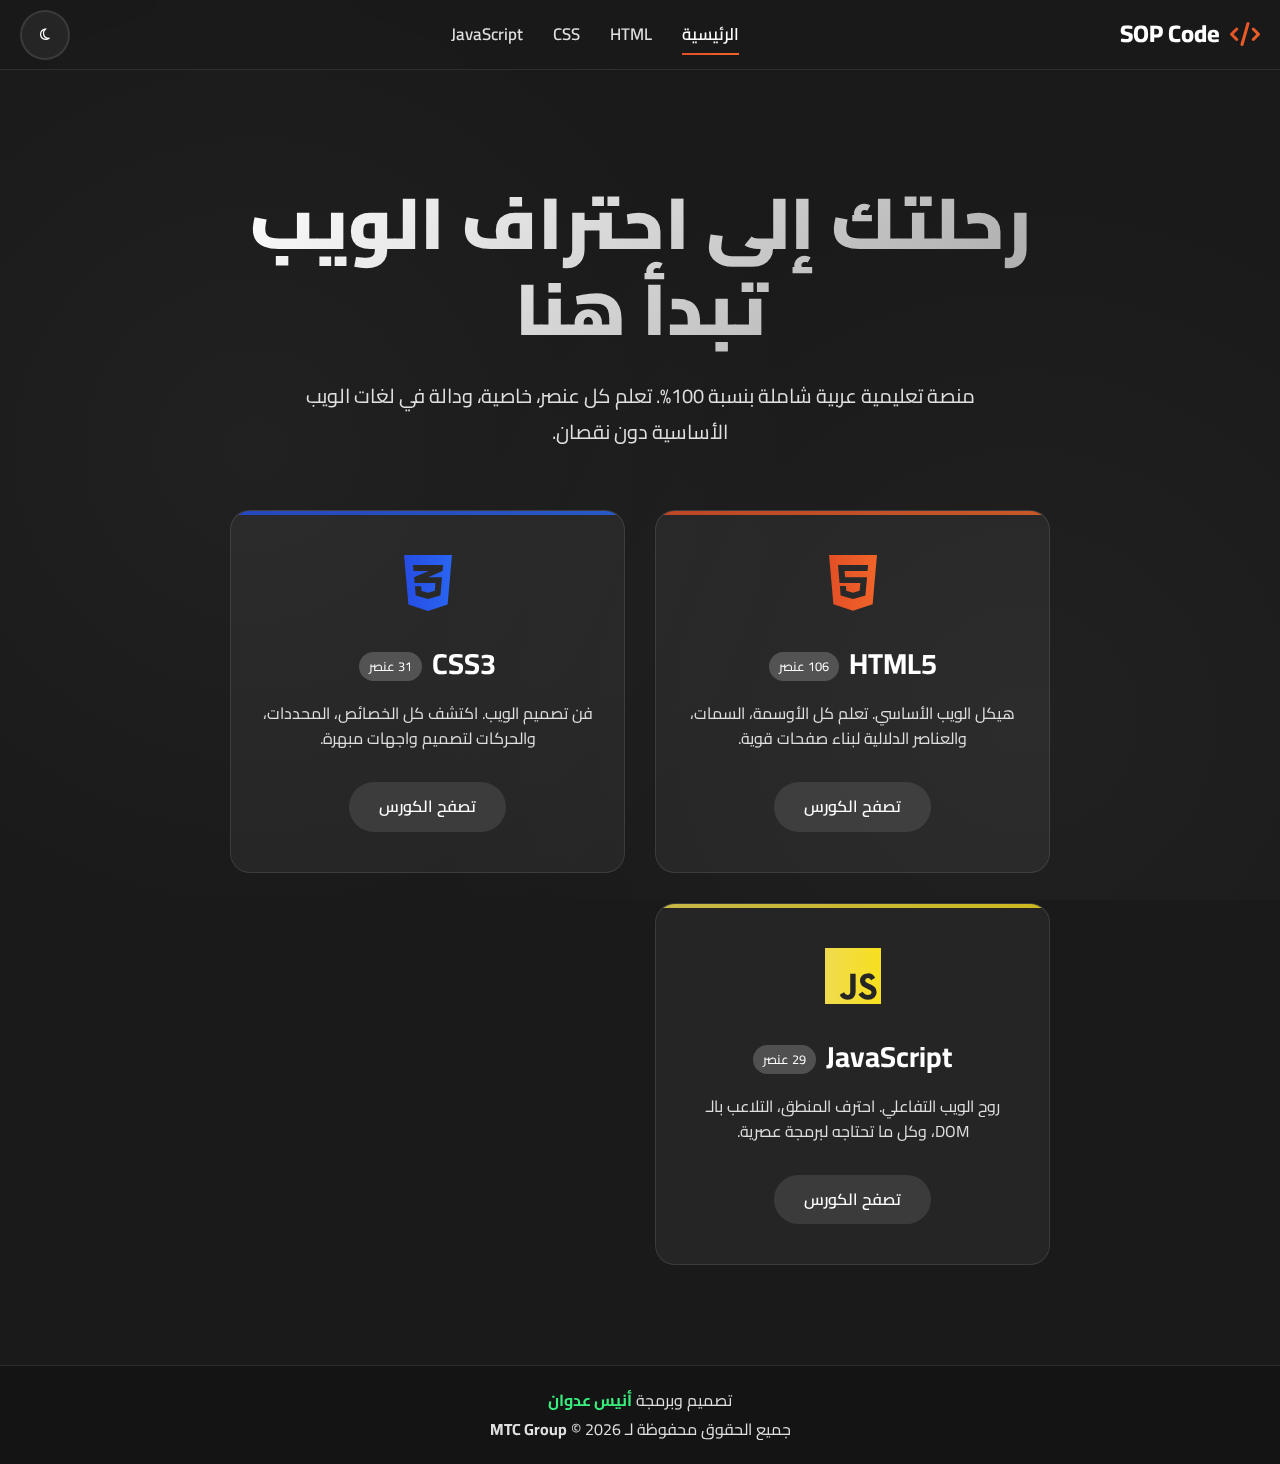
<file: index.html>
<!DOCTYPE html>
<html lang="ar" dir="rtl">

<head>
    <meta charset="UTF-8">
    <meta name="viewport" content="width=device-width, initial-scale=1.0">
    <title>SOP - منصة تعليمية شاملة لبرمجة الويب</title>
    <meta name="description"
        content="منصة تعليمية تفاعلية وشاملة لتعلم HTML, CSS, JavaScript من الصفر حتى الاحتراف باللغة العربية.">

    <!-- Favicon -->
    <link rel="icon" type="image/svg+xml" href="assets/images/favicon.svg">

    <!-- Styles -->
    <link rel="stylesheet" href="styles/main.css">

    <!-- FontAwesome for Icons (Temporary until SVGs are fully set) -->
    <link rel="stylesheet" href="https://cdnjs.cloudflare.com/ajax/libs/font-awesome/6.4.0/css/all.min.css">
</head>

<body>

    <!-- Fixed Navbar -->
    <nav class="navbar">
        <div class="container nav-container" style="margin-top: 0;"> <!-- overriding margin-top for nav content -->
            <a href="index.html" class="logo">
                <i class="fa-solid fa-code"></i>
                <span>SOP Code</span>
            </a>

            <ul class="nav-links">
                <li><a href="index.html" class="nav-link active">الرئيسية</a></li>
                <li><a href="html-page/html.html" class="nav-link">HTML</a></li>
                <li><a href="css-page/css.html" class="nav-link">CSS</a></li>
                <li><a href="js-page/js.html" class="nav-link">JavaScript</a></li>
            </ul>

            <button class="theme-toggle" id="theme-toggle"
                style="position: relative; top: auto; left: auto; transform: none; box-shadow: none;"
                aria-label="تبديل الوضع الليلي">
                <i class="fa-regular fa-moon"></i>
            </button>
        </div>
    </nav>

    <!-- Main Content -->
    <main class="hero">
        <div class="container hero-content">
            <h1 class="hero-title">رحلتك إلى احتراف الويب تبدأ هنا</h1>
            <p class="hero-subtitle">
                منصة تعليمية عربية شاملة بنسبة 100%. تعلم كل عنصر، خاصية، ودالة في لغات الويب الأساسية دون نقصان.
            </p>

            <div class="cards-grid">
                <!-- HTML Card -->
                <a href="html-page/html.html" class="lang-card card-html">
                    <i class="fa-brands fa-html5 lang-icon"></i>
                    <h3 class="lang-title">HTML5</h3>
                    <p class="lang-desc">هيكل الويب الأساسي. تعلم كل الأوسمة، السمات، والعناصر الدلالية لبناء صفحات
                        قوية.</p>
                    <div class="btn-learn">تصفح الكورس</div>
                </a>

                <!-- CSS Card -->
                <a href="css-page/css.html" class="lang-card card-css">
                    <i class="fa-brands fa-css3-alt lang-icon"></i>
                    <h3 class="lang-title">CSS3</h3>
                    <p class="lang-desc">فن تصميم الويب. اكتشف كل الخصائص، المحددات، والحركات لتصميم واجهات مبهرة.</p>
                    <div class="btn-learn">تصفح الكورس</div>
                </a>

                <!-- JS Card -->
                <a href="js-page/js.html" class="lang-card card-js">
                    <i class="fa-brands fa-js lang-icon"></i>
                    <h3 class="lang-title">JavaScript</h3>
                    <p class="lang-desc">روح الويب التفاعلي. احترف المنطق، التلاعب بالـ DOM، وكل ما تحتاجه لبرمجة عصرية.
                    </p>
                    <div class="btn-learn">تصفح الكورس</div>
                </a>
            </div>
        </div>
    </main>

    <!-- Footer -->
    <footer class="footer">
        <div class="container" style="margin-top: 0; padding-bottom: 20px;">
            <p class="footer-text" style="text-align: center; color: var(--text-secondary); line-height: 1.8;">
                تصميم وبرمجة <span class="footer-highlight">أنيس عدوان</span>
                <br>
                جميع الحقوق محفوظة لـ <strong>MTC Group</strong> &copy; 2026
            </p>
        </div>
    </footer>

    <!-- Scripts -->
    <script src="scripts/main.js"></script>
    <script>
        // Simple script for index page theme toggle if main.js doesn't cover it yet or needs init
        document.addEventListener('DOMContentLoaded', () => {
            const toggleBtn = document.getElementById('theme-toggle');
            const icon = toggleBtn.querySelector('i');

            // Check saved theme
            const savedTheme = localStorage.getItem('theme') || 'dark';
            document.body.setAttribute('data-theme', savedTheme);
            updateIcon(savedTheme);

            toggleBtn.addEventListener('click', () => {
                const current = document.body.getAttribute('data-theme');
                const target = current === 'dark' ? 'light' : 'dark';
                document.body.setAttribute('data-theme', target);
                localStorage.setItem('theme', target);
                updateIcon(target);
            });

            function updateIcon(theme) {
                if (theme === 'light') {
                    icon.classList.remove('fa-moon');
                    icon.classList.add('fa-sun');
                } else {
                    icon.classList.remove('fa-sun');
                    icon.classList.add('fa-moon');
                }
            }
        });
    </script>
</body>

</html>
</file>
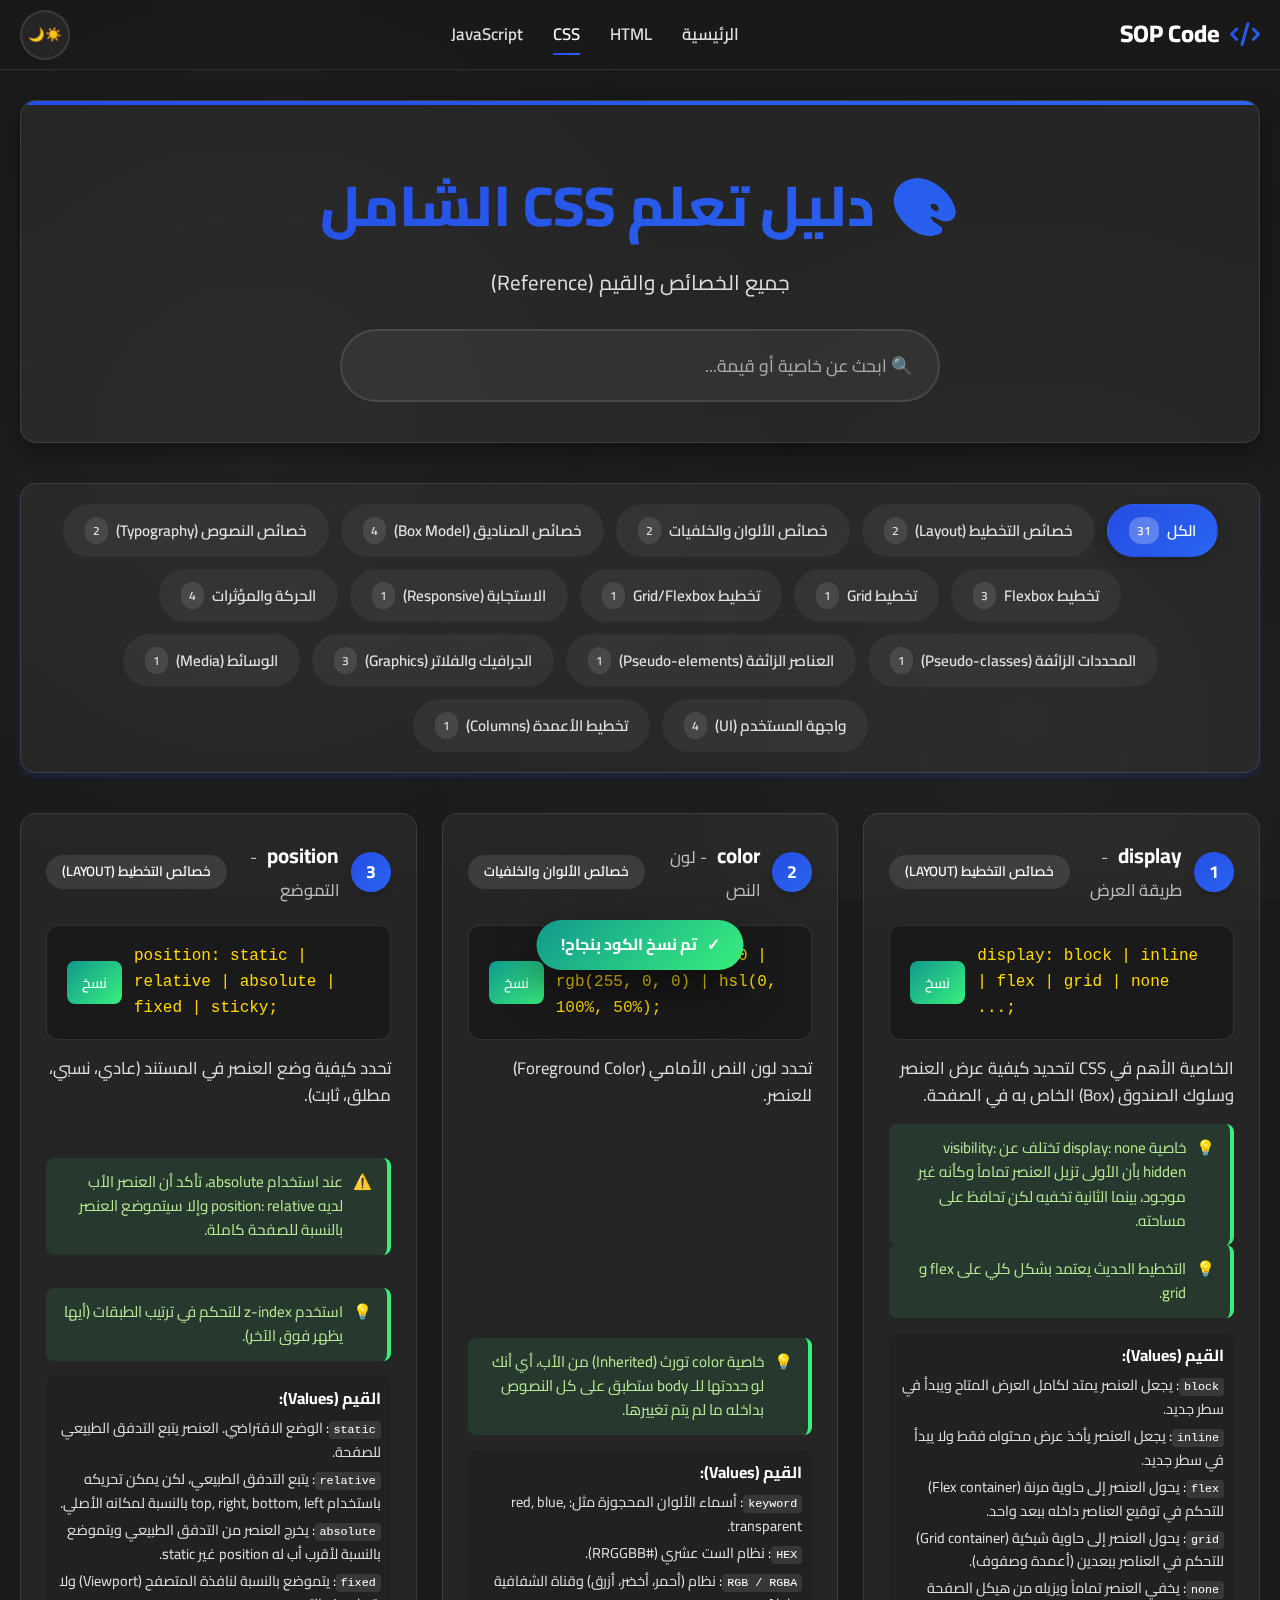
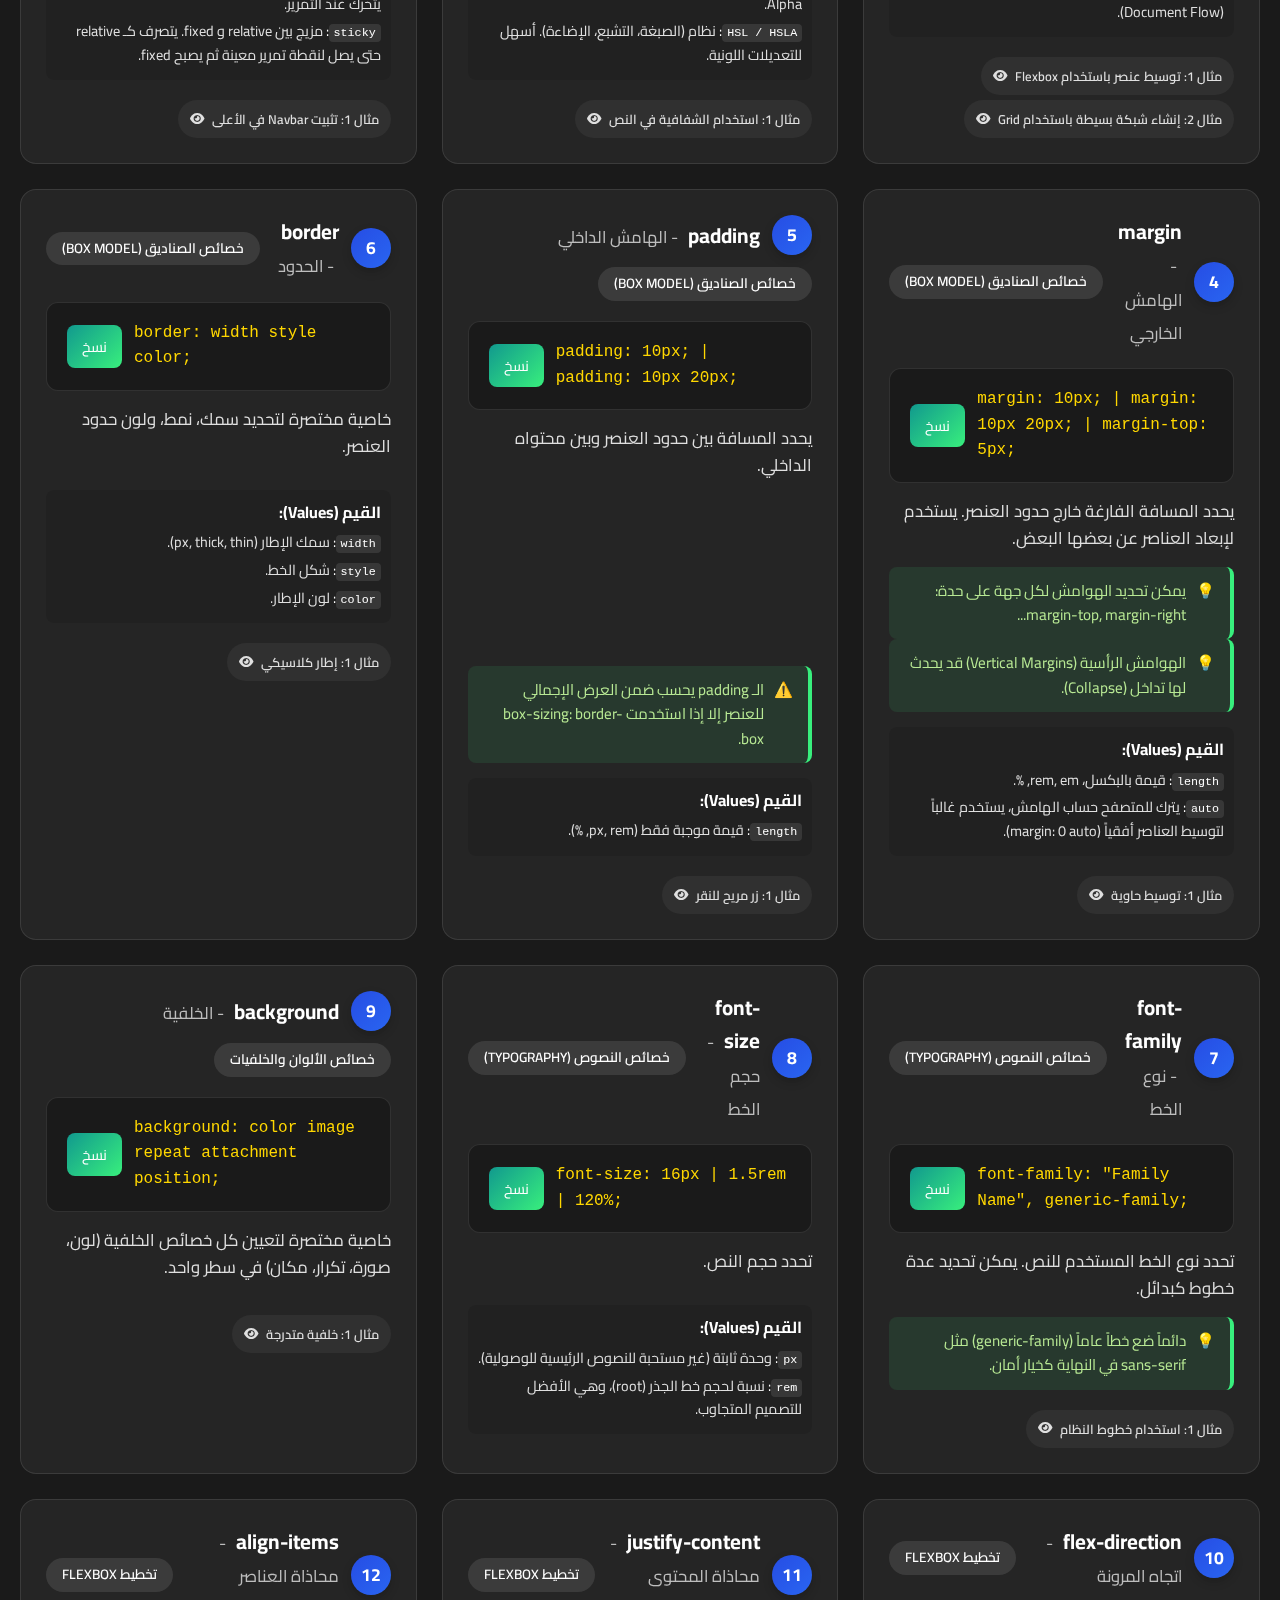
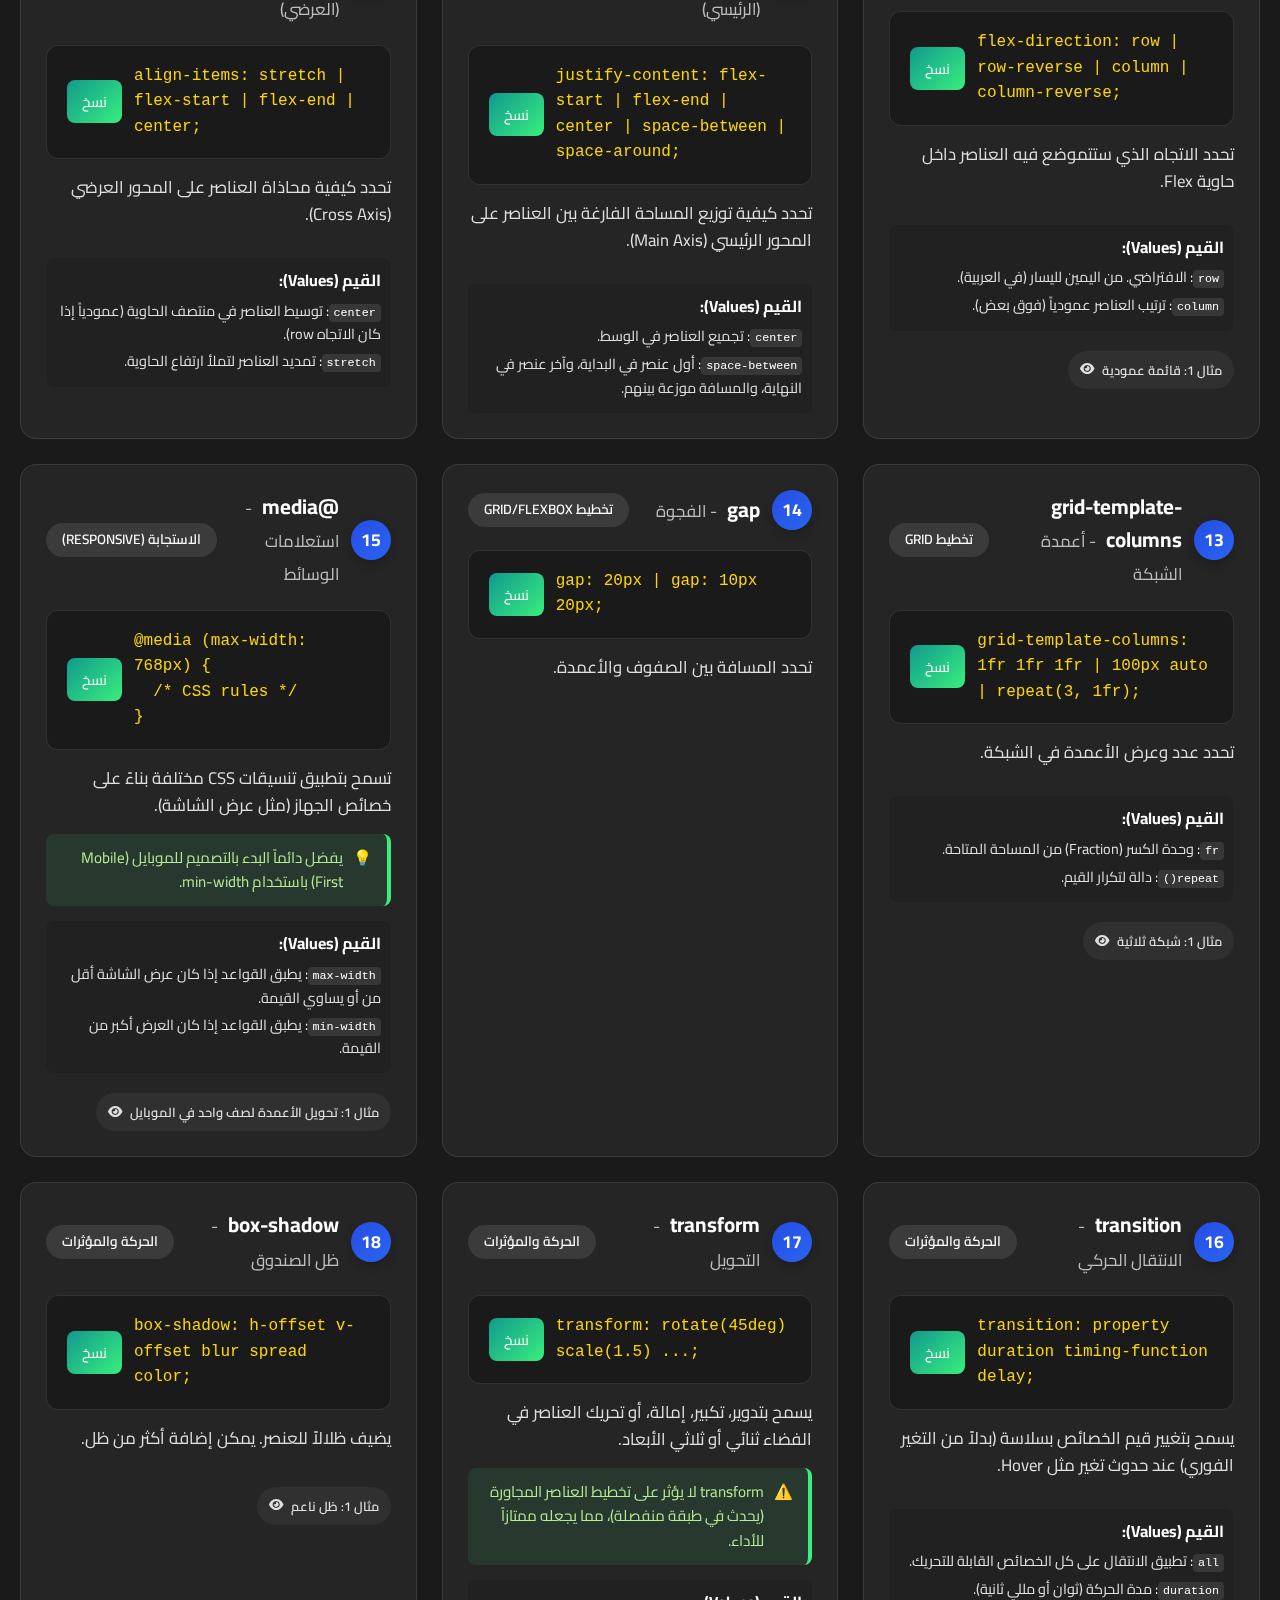
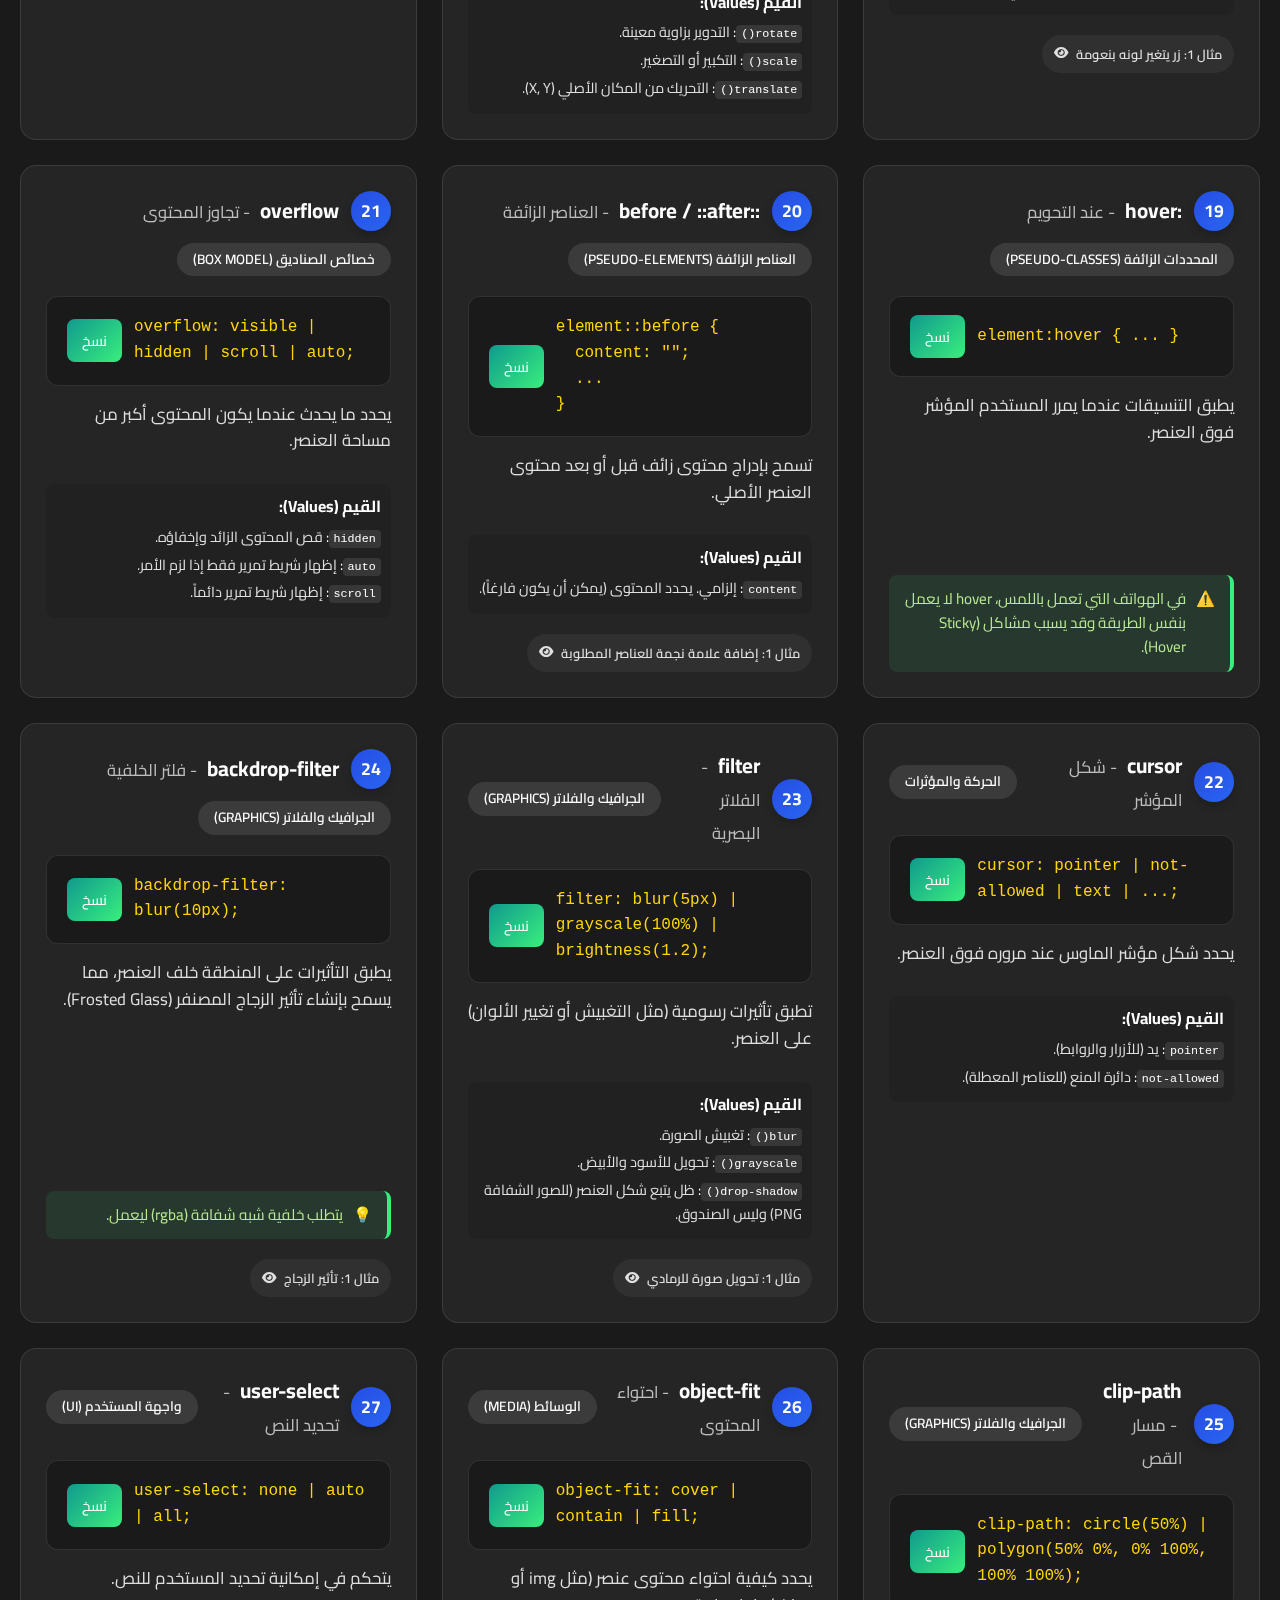
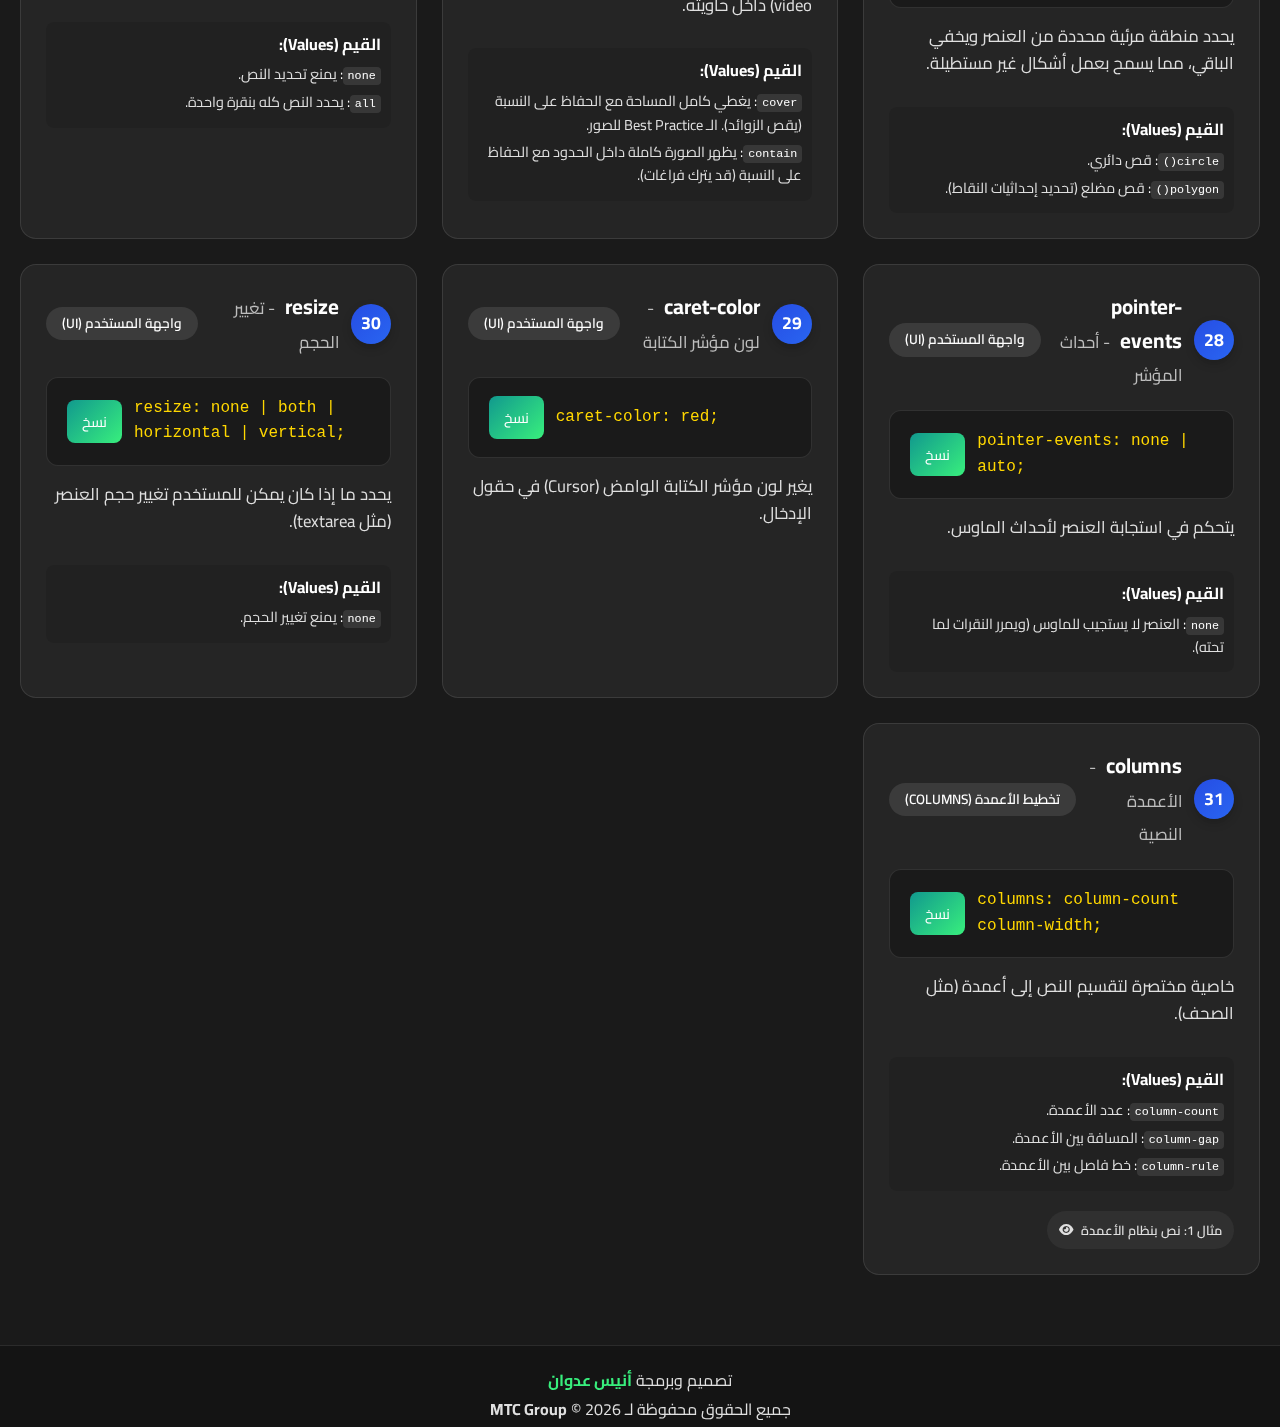
<file: css-page/css.html>
<!DOCTYPE html>
<html lang="ar" dir="rtl">

<head>
    <meta charset="UTF-8">
    <meta name="viewport" content="width=device-width, initial-scale=1.0">
    <title>تعلم CSS - المرجع الشامل</title>

    <!-- CSS -->
    <link rel="stylesheet" href="../styles/main.css">
    <!-- FontAwesome -->
    <link rel="stylesheet" href="https://cdnjs.cloudflare.com/ajax/libs/font-awesome/6.4.0/css/all.min.css">

    <style>
        /* CSS Page Specific Styles */
        :root {
            --current-theme-color: var(--color-css);
        }

        .page-layout {
            display: grid;
            grid-template-columns: 250px 1fr;
            gap: 2rem;
            max-width: var(--container-width);
            margin: 0 auto;
            padding-top: calc(var(--header-height) + 2rem);
            min-height: 100vh;
        }

        /* Sidebar Navigation */
        .sidebar {
            position: sticky;
            top: calc(var(--header-height) + 2rem);
            height: calc(100vh - var(--header-height) - 4rem);
            overflow-y: auto;
            padding-left: 1rem;
        }

        .category-group {
            margin-bottom: 1.5rem;
        }

        .category-title {
            font-weight: 700;
            margin-bottom: 0.5rem;
            color: var(--color-css);
            display: flex;
            align-items: center;
            gap: 0.5rem;
            cursor: pointer;
        }

        .category-list {
            border-right: 2px solid var(--border-color);
            padding-right: 1rem;
        }

        .category-item {
            display: block;
            padding: 0.4rem 0;
            color: var(--text-secondary);
            transition: 0.2s;
            font-size: 0.95rem;
        }

        .category-item:hover {
            color: var(--color-css);
            padding-right: 0.5rem;
        }

        /* Content Area */
        .content-area {
            padding-bottom: 4rem;
        }

        .section-header {
            margin-bottom: 2rem;
            border-bottom: 2px solid var(--border-color);
            padding-bottom: 1rem;
        }

        .section-header h1 {
            color: var(--color-css);
            font-size: 2.5rem;
        }

        @media (max-width: 1024px) {
            .page-layout {
                grid-template-columns: 1fr;
            }

            .sidebar {
                display: none;
            }
        }
    </style>
</head>

<body>
    <!-- Fixed Navbar -->
    <nav class="navbar">
        <div class="container nav-container" style="margin-top: 0;">
            <a href="../index.html" class="logo">
                <i class="fa-solid fa-code"></i>
                <span>SOP Code</span>
            </a>
            <ul class="nav-links">
                <li><a href="../index.html" class="nav-link">الرئيسية</a></li>
                <li><a href="../html-page/html.html" class="nav-link">HTML</a></li>
                <li><a href="css.html" class="nav-link active">CSS</a></li>
                <li><a href="../js-page/js.html" class="nav-link">JavaScript</a></li>
            </ul>
            <button class="theme-toggle" id="themeNavToggle" onclick="toggleTheme()"
                style="position: relative; top: auto; left: auto; transform: none; box-shadow: none;">
                <span class="theme-icon sun">☀️</span>
                <span class="theme-icon moon">🌙</span>
            </button>
        </div>
    </nav>

    <div class="container">
        <!-- Header -->
        <header class="header">
            <div class="header-content">
                <h1 class="main-title">
                    <span class="icon">🎨</span>
                    دليل تعلم CSS الشامل
                </h1>
                <p class="subtitle">جميع الخصائص والقيم (Reference)</p>
            </div>
            <div class="search-container">
                <input type="text" id="searchInput" class="search-input" placeholder="🔍 ابحث عن خاصية أو قيمة..."
                    onkeyup="filterCards()">
            </div>
        </header>

        <!-- Navigation -->
        <div class="categories-nav" id="categoriesNav">
            <button class="category-btn active" onclick="filterByCategory('all')">الكل</button>
        </div>

        <!-- Content Grid -->
        <div class="commands-grid" id="cards-container">
            <!-- Cards injected by JS -->
        </div>

        <div id="noResults" class="no-results"
            style="display: none; text-align: center; color: var(--text-secondary); margin-top: 20px;">
            <div style="font-size: 3rem; margin-bottom: 10px;">🔍</div>
            <p>لا توجد نتائج بحث مطابقة</p>
        </div>

    </div>

    <footer class="footer">
        <div class="container" style="margin-top: 0; padding-bottom: 20px;">
            <p class="footer-text" style="text-align: center; color: var(--text-secondary); line-height: 1.8;">
                تصميم وبرمجة <span class="footer-highlight">أنيس عدوان</span>
                <br>
                جميع الحقوق محفوظة لـ <strong>MTC Group</strong> &copy; 2026
            </p>
        </div>
    </footer>

    <!-- Toast Notification -->
    <div id="toast" class="toast">
        <div class="toast-icon">✓</div>
        <span>تم نسخ الكود بنجاح!</span>
    </div>

    <!-- Scripts -->
    <script src="../scripts/card-generator.js"></script>
    <script src="css-data.js"></script>
    <script>
        // Init
        document.addEventListener('DOMContentLoaded', () => {
            // Theme handling
            if (localStorage.getItem('theme') === 'light') {
                document.body.setAttribute('data-theme', 'light');
            }

            // Set body theme class
            document.body.classList.add('css-theme');

            // Initialize Generator
            const generator = new CardGenerator('cards-container', 'css');
            if (typeof cssData !== 'undefined') {
                generator.render(cssData);
                generator.generateCategories(cssData, 'categoriesNav');
            }
        });

        function toggleTheme() {
            const current = document.body.getAttribute('data-theme');
            const target = current === 'light' ? 'dark' : 'light';
            document.body.setAttribute('data-theme', target);
            localStorage.setItem('theme', target);
        }

        // Global filter functions
        window.filterByCategory = (cat) => {
            document.querySelectorAll('.category-btn').forEach(b => b.classList.remove('active'));
            event.target.classList.add('active');

            const cards = document.querySelectorAll('.command-card');
            cards.forEach(card => {
                const cardCat = card.getAttribute('data-category');
                if (cat === 'all' || cardCat === cat) {
                    card.style.display = 'flex';
                } else {
                    card.style.display = 'none';
                }
            });
        };

        window.filterCards = () => {
            const query = document.getElementById('searchInput').value.toLowerCase();
            const cards = document.querySelectorAll('.command-card');
            let hasResults = false;

            cards.forEach(card => {
                const text = card.textContent.toLowerCase();
                if (text.includes(query)) {
                    card.style.display = 'flex';
                    hasResults = true;
                } else {
                    card.style.display = 'none';
                }
            });
            document.getElementById('noResults').style.display = hasResults ? 'none' : 'block';
        };
    </script>
</body>

</html>
</file>
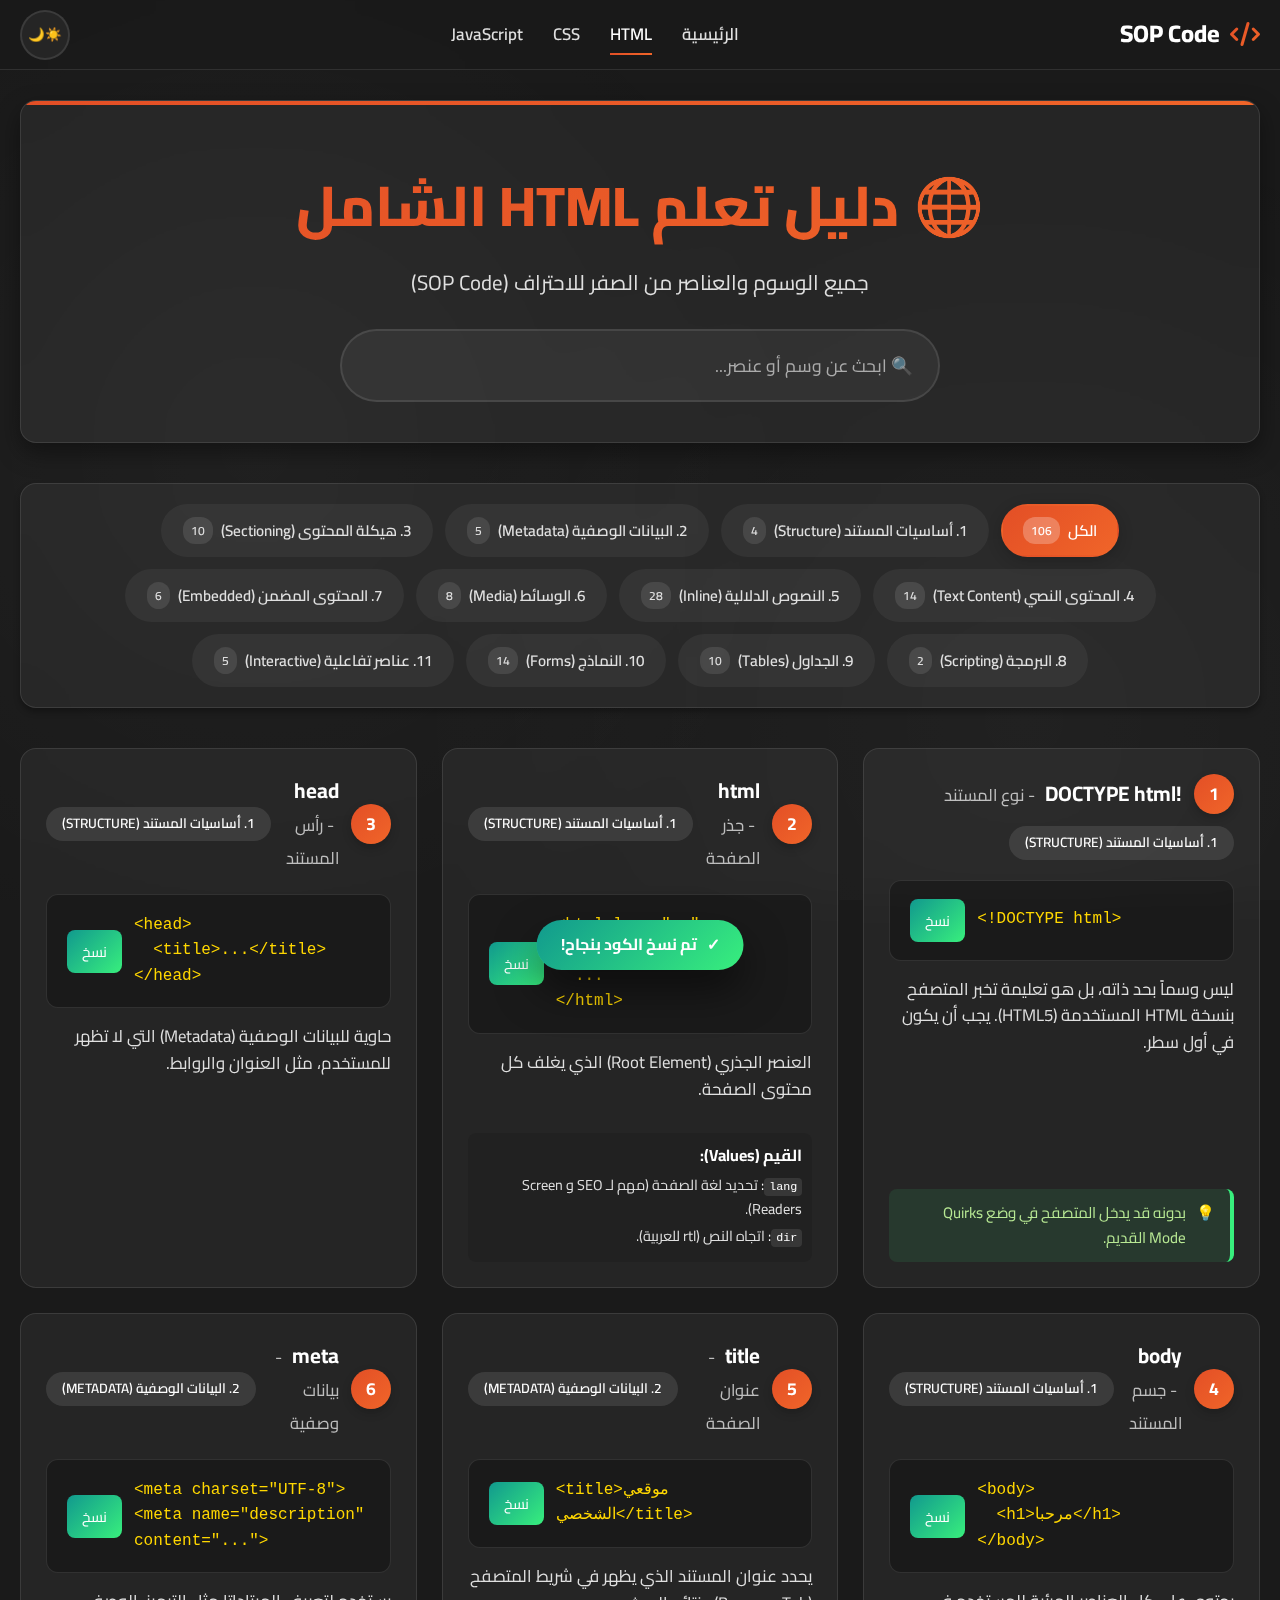
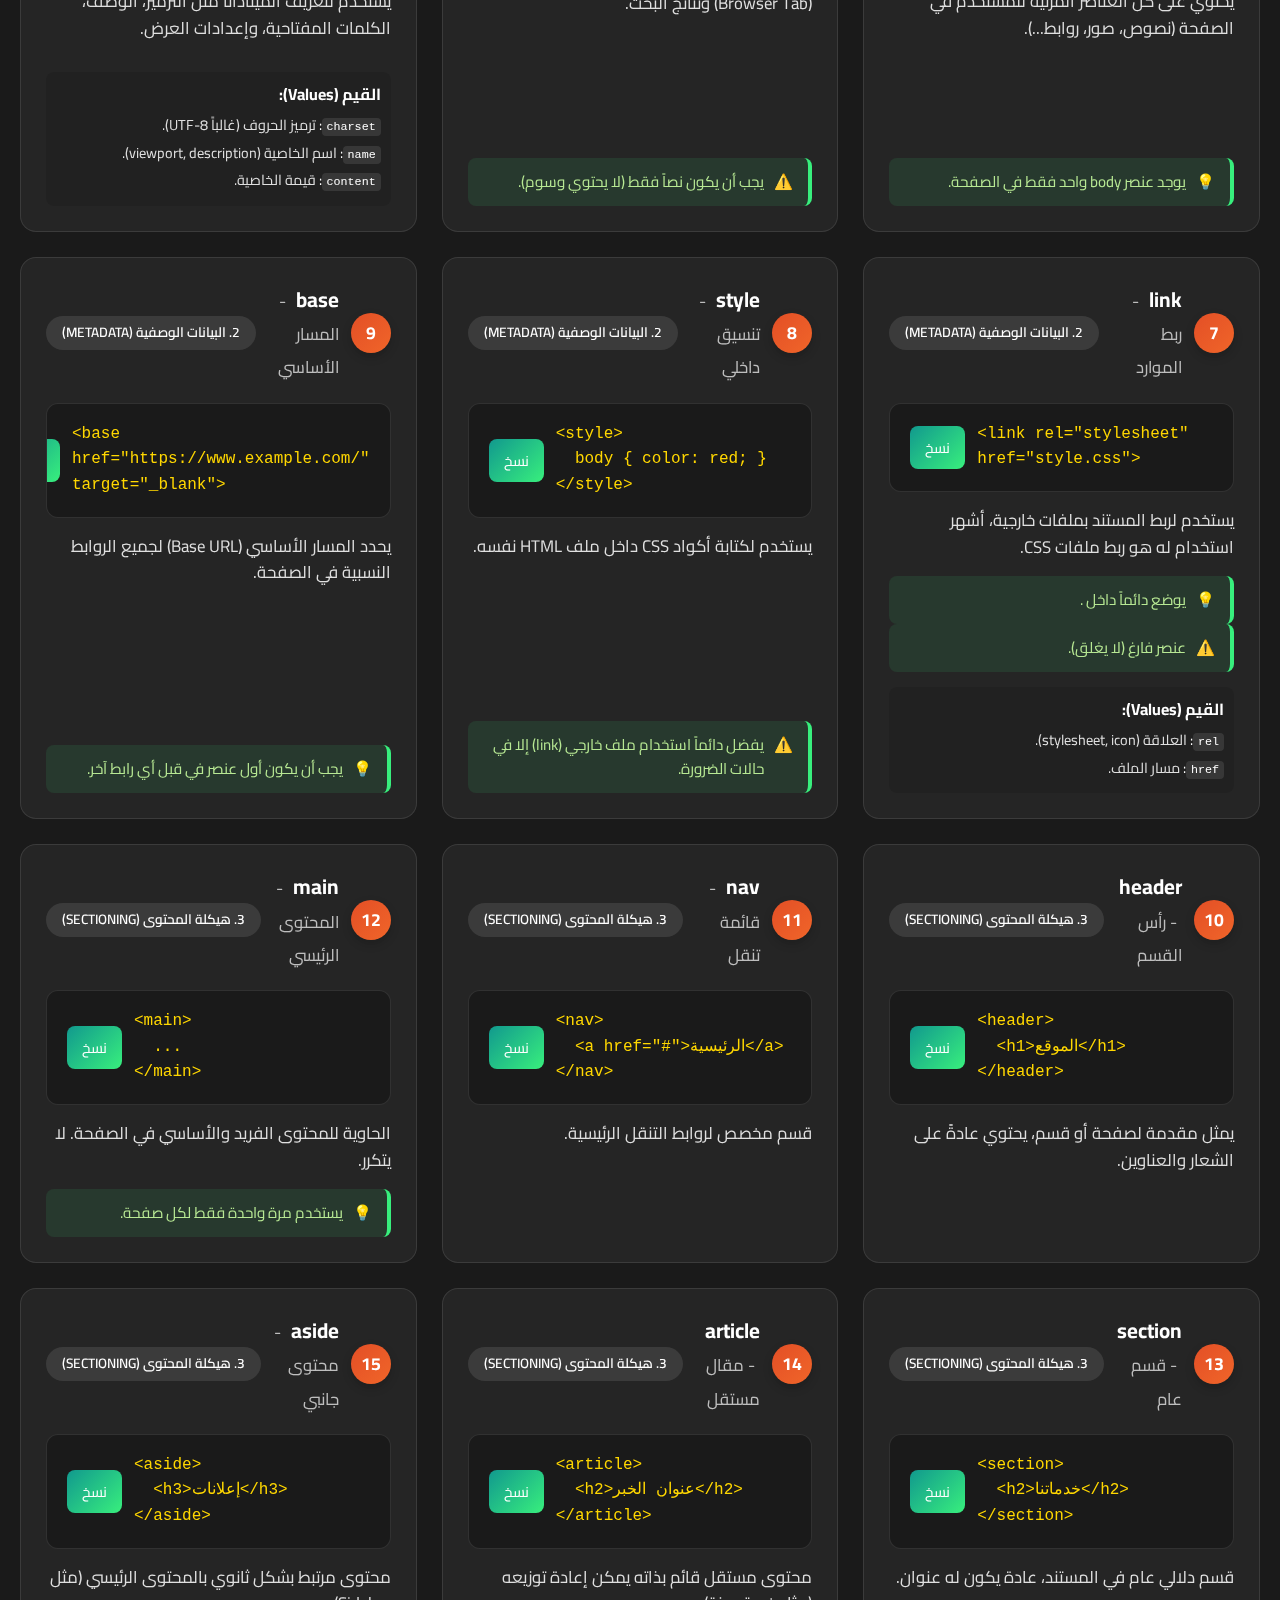
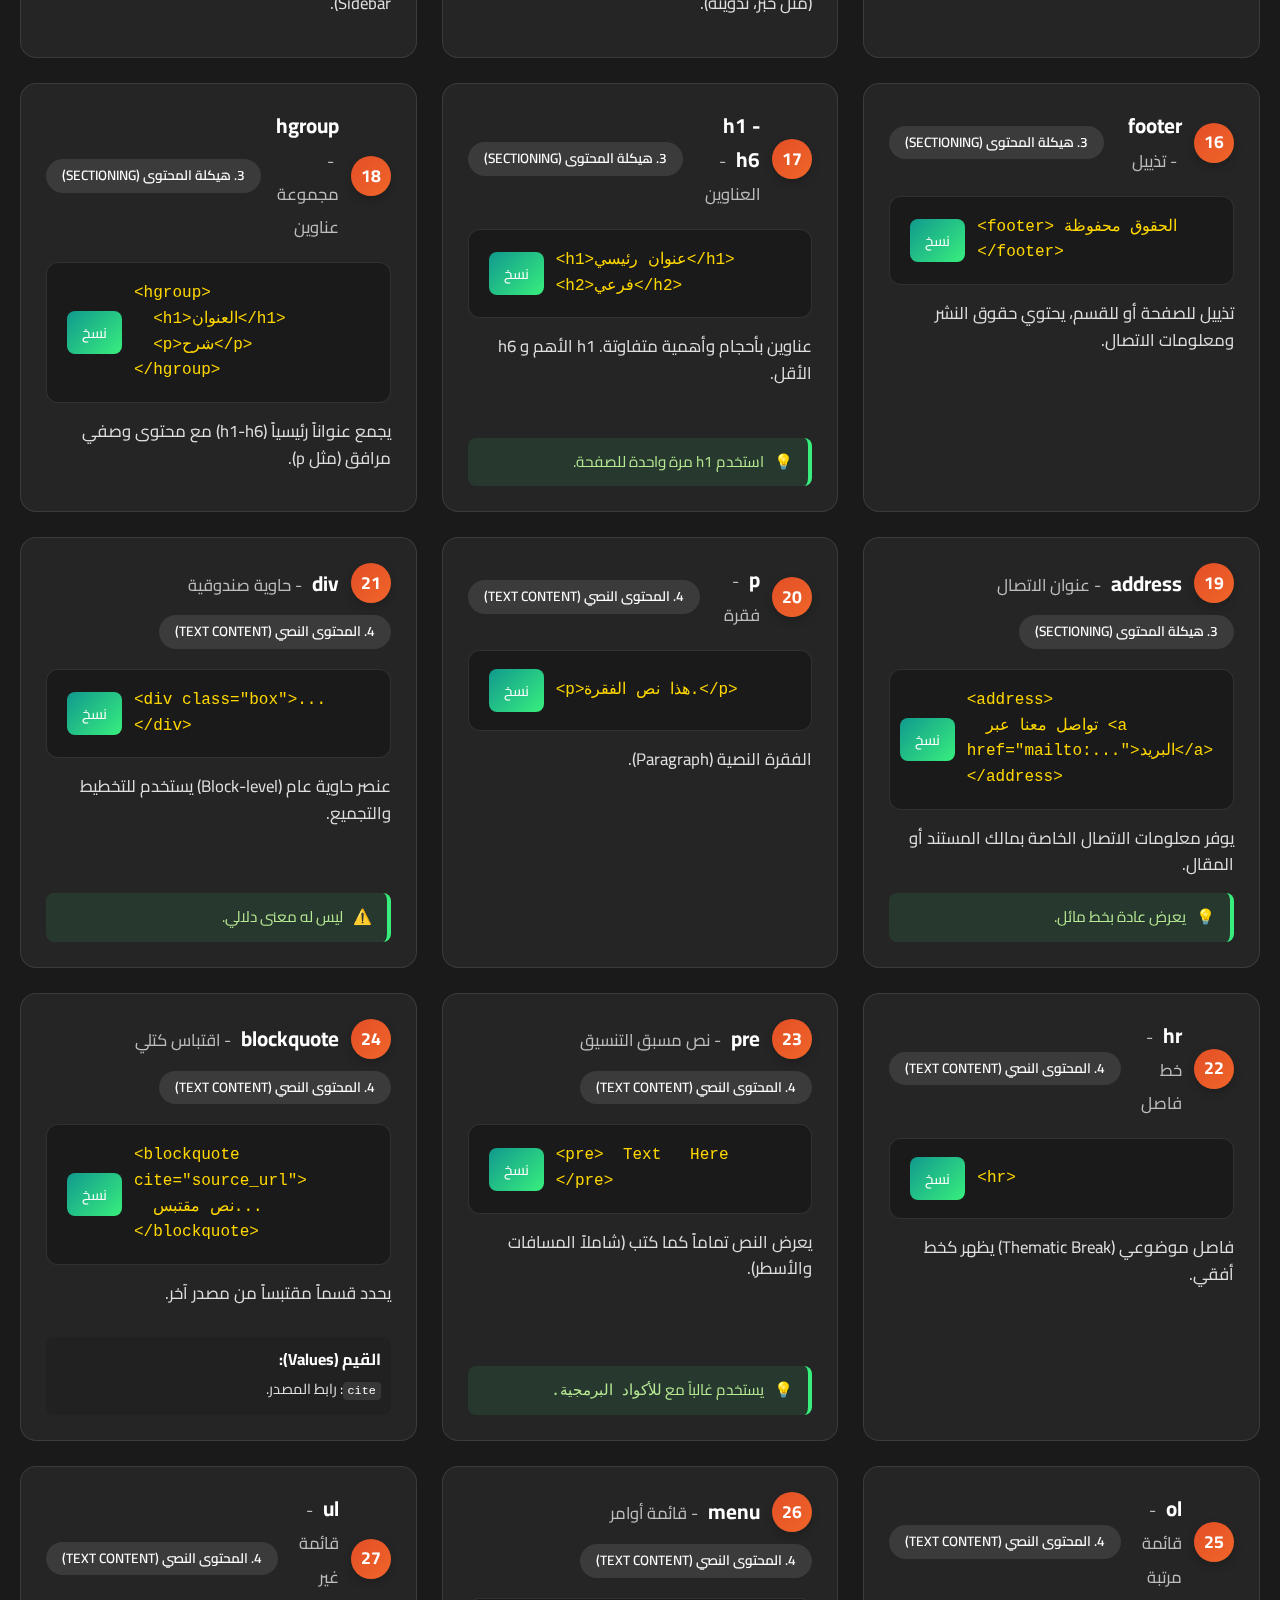
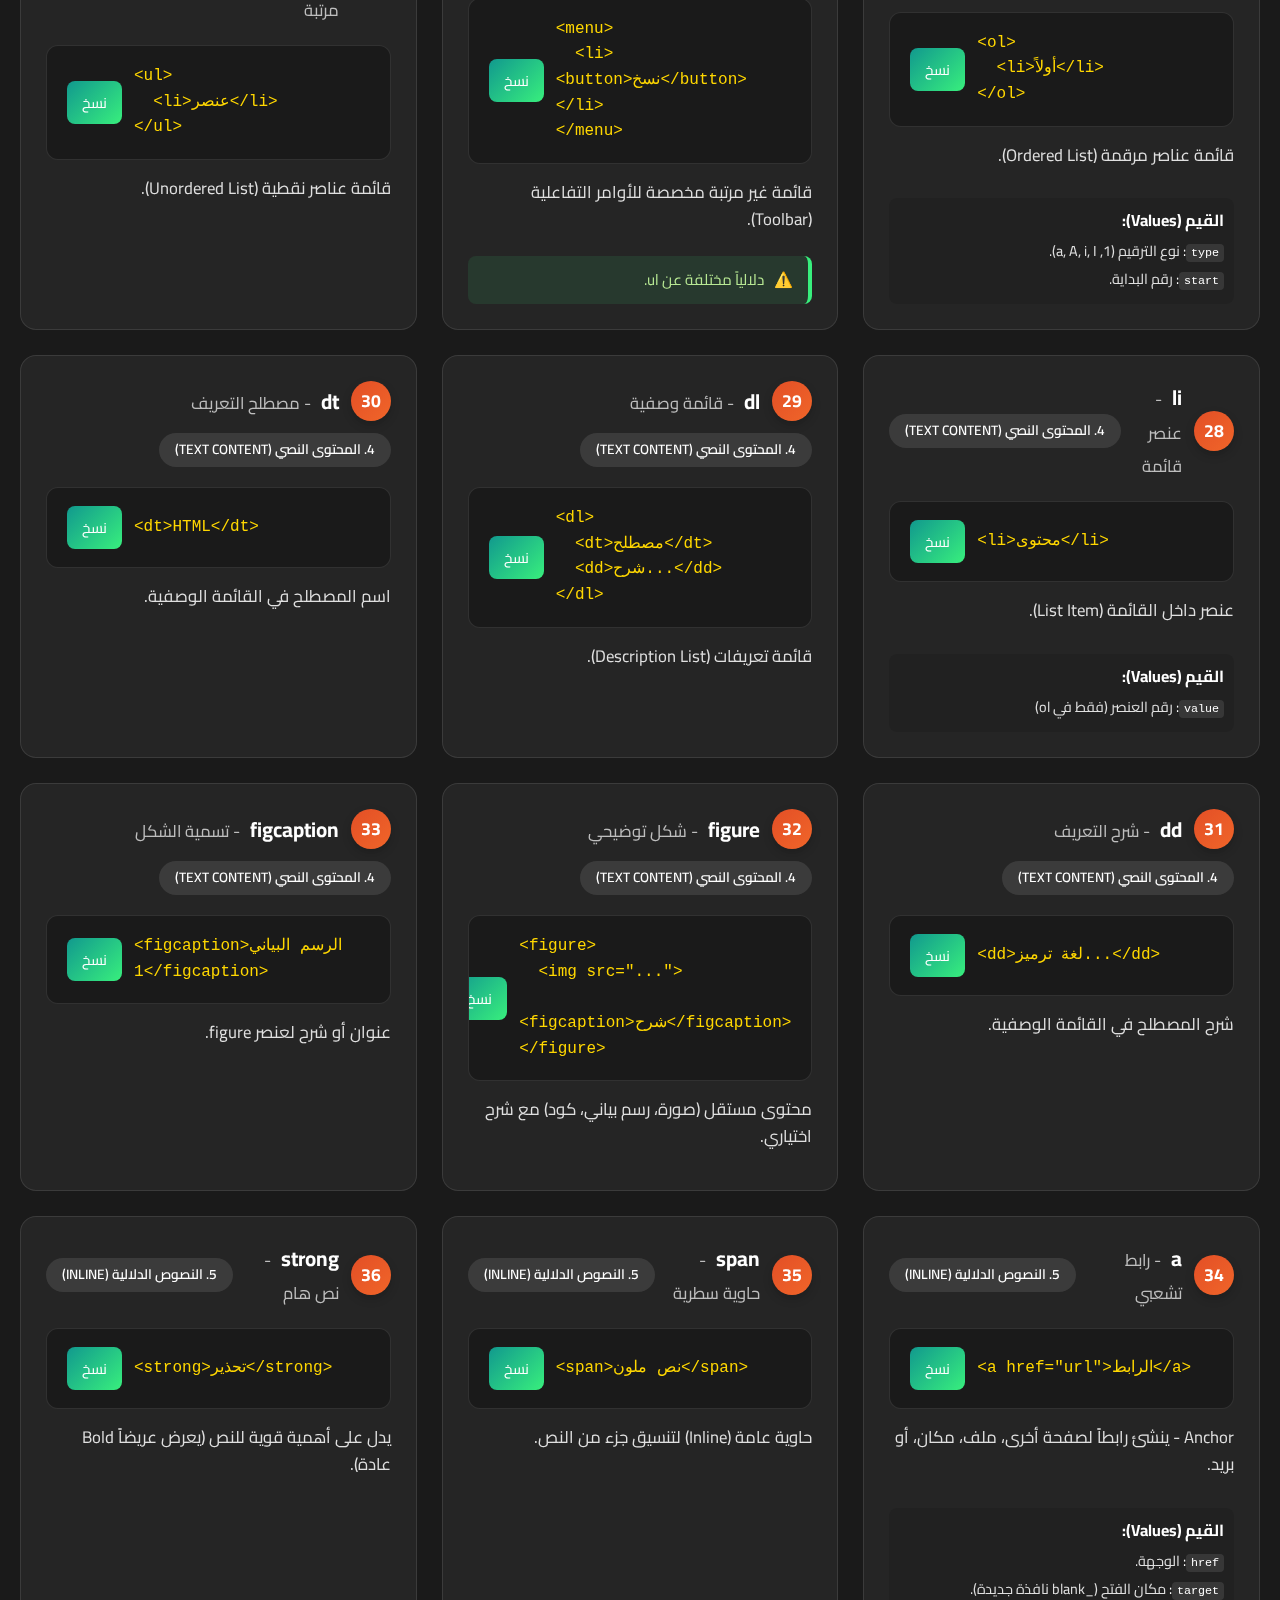
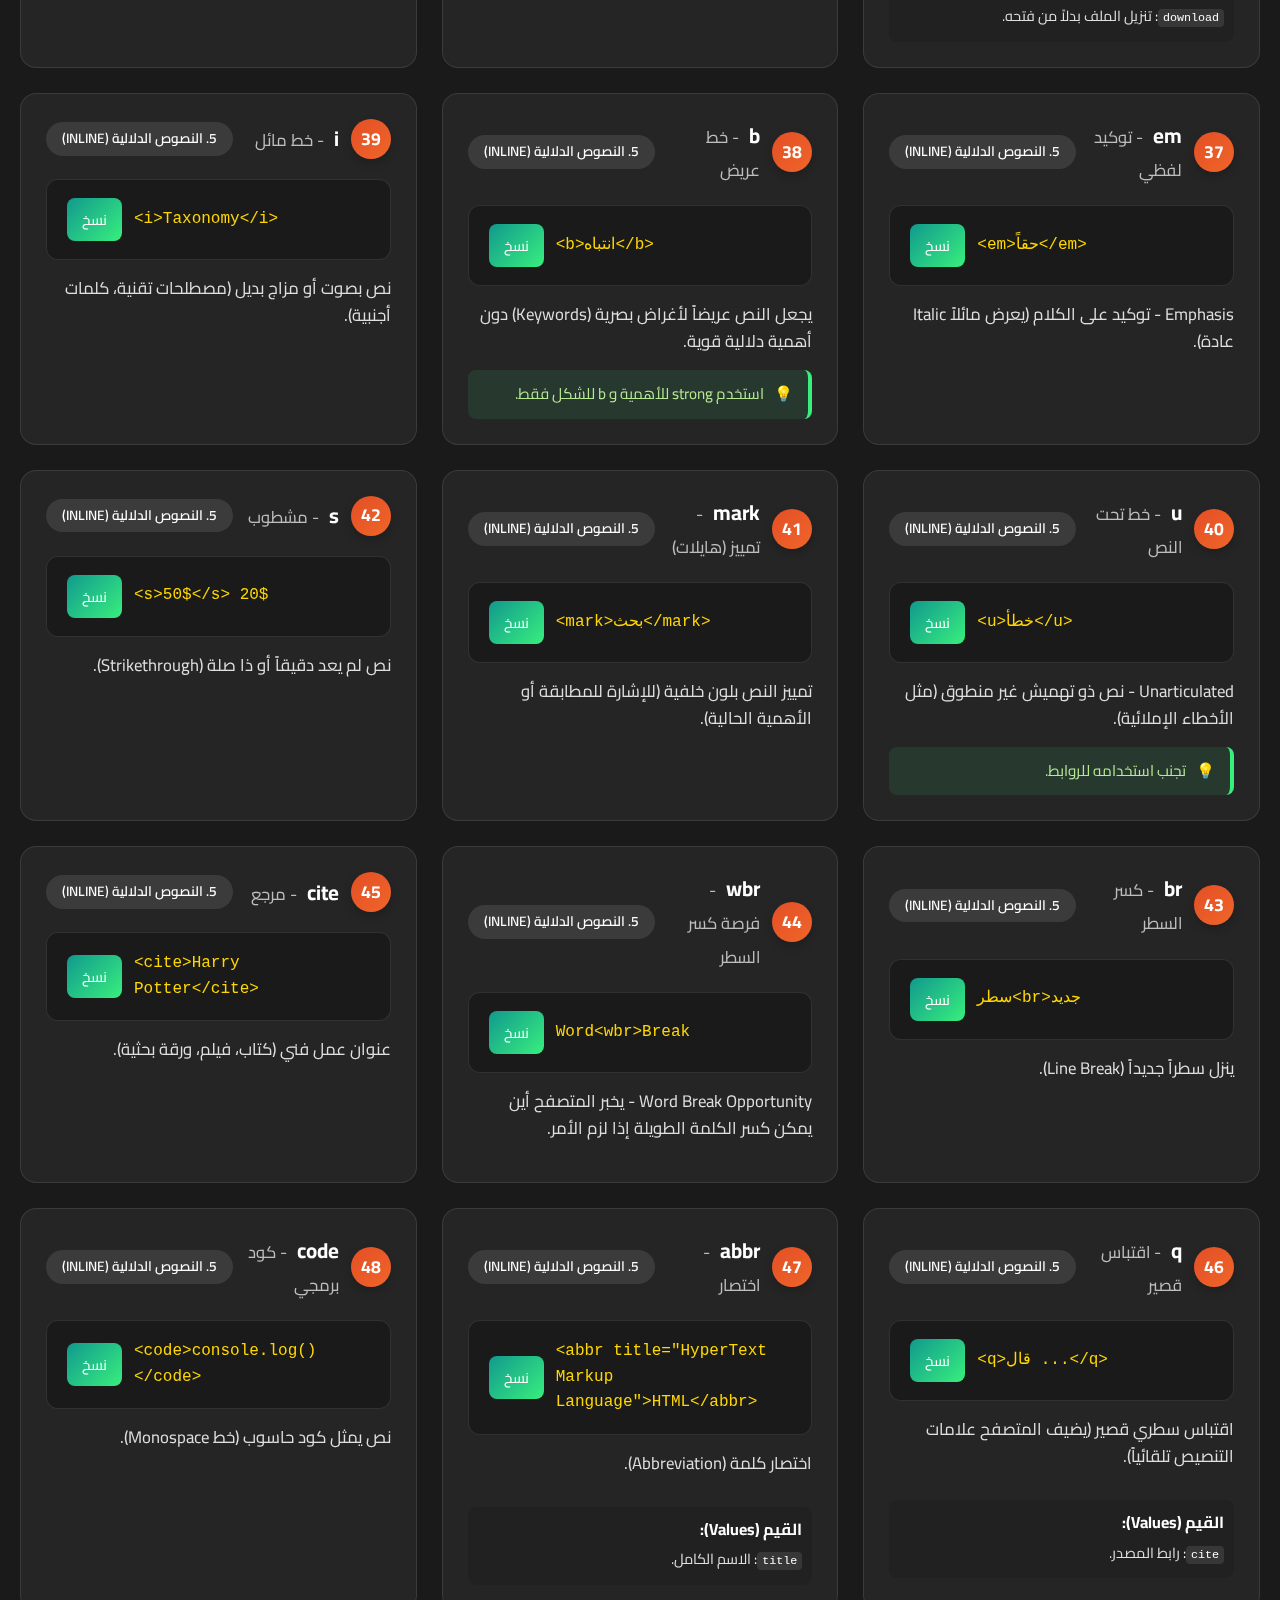
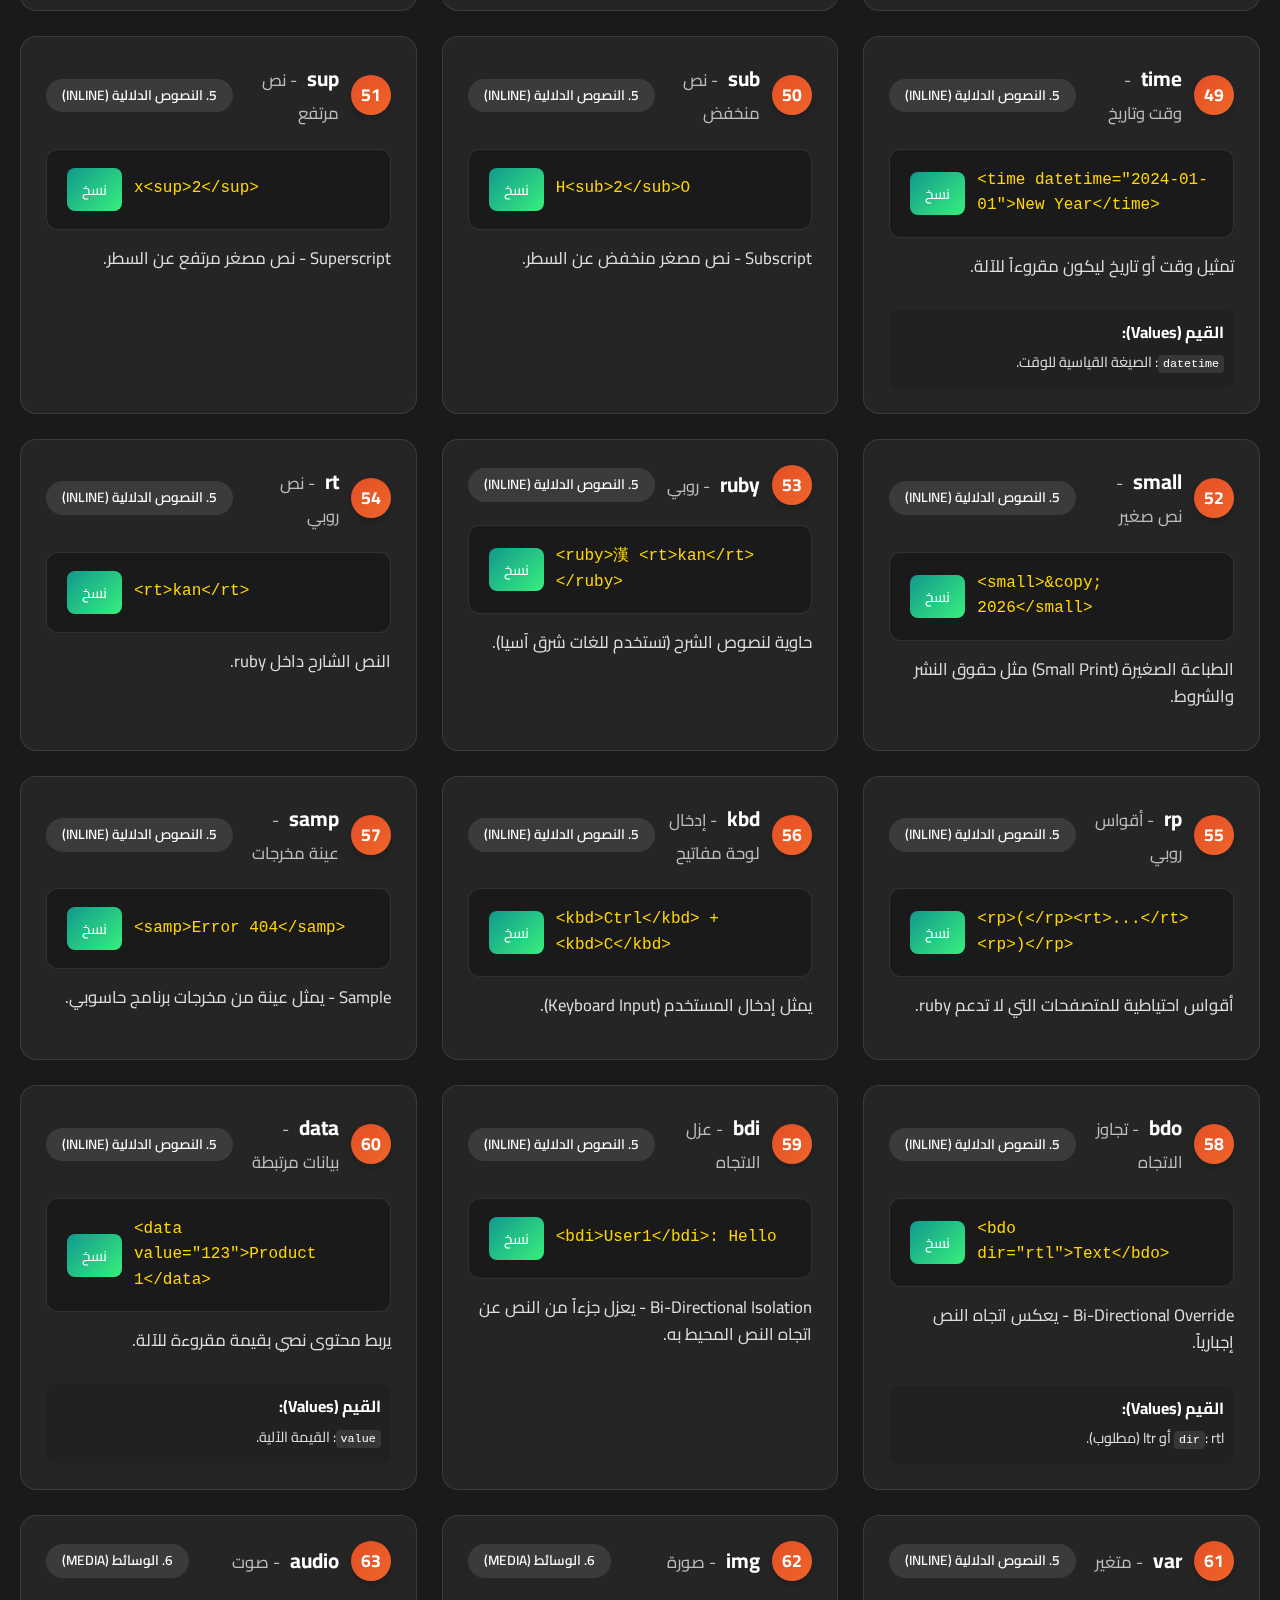
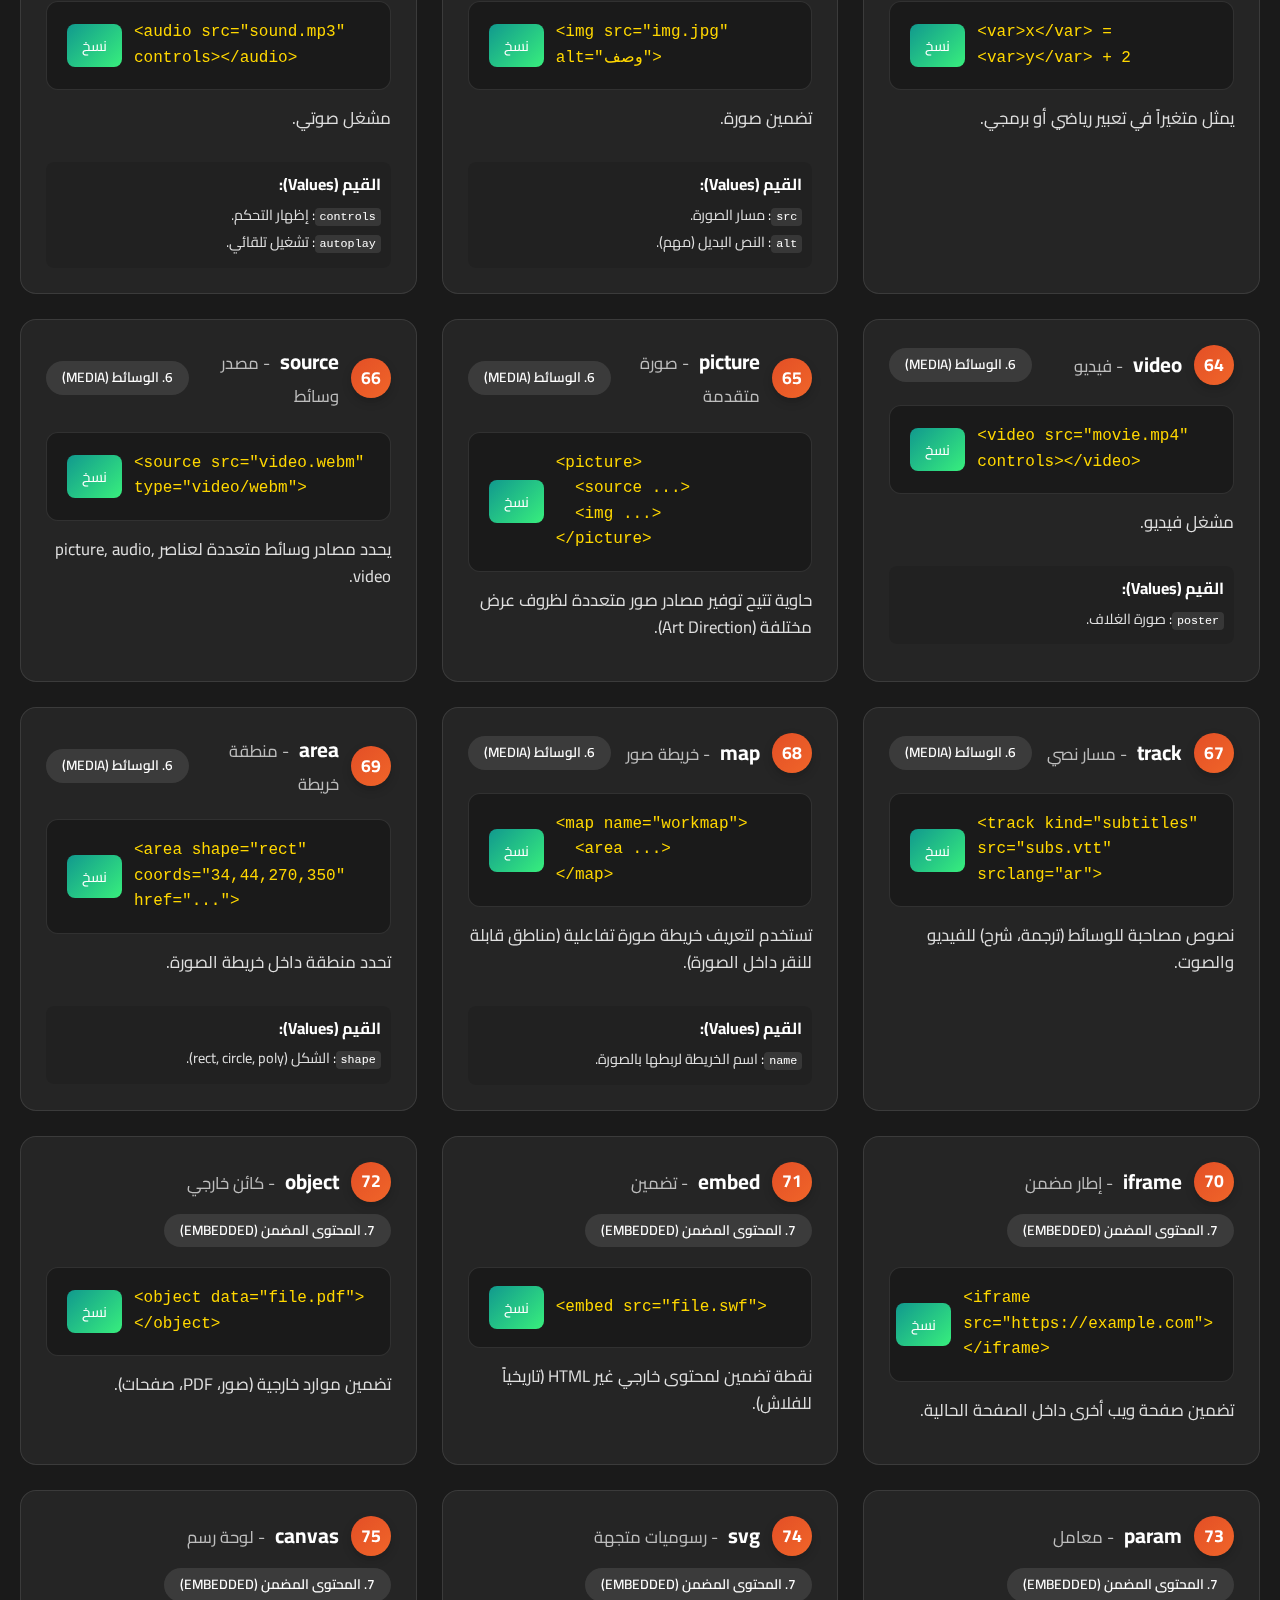
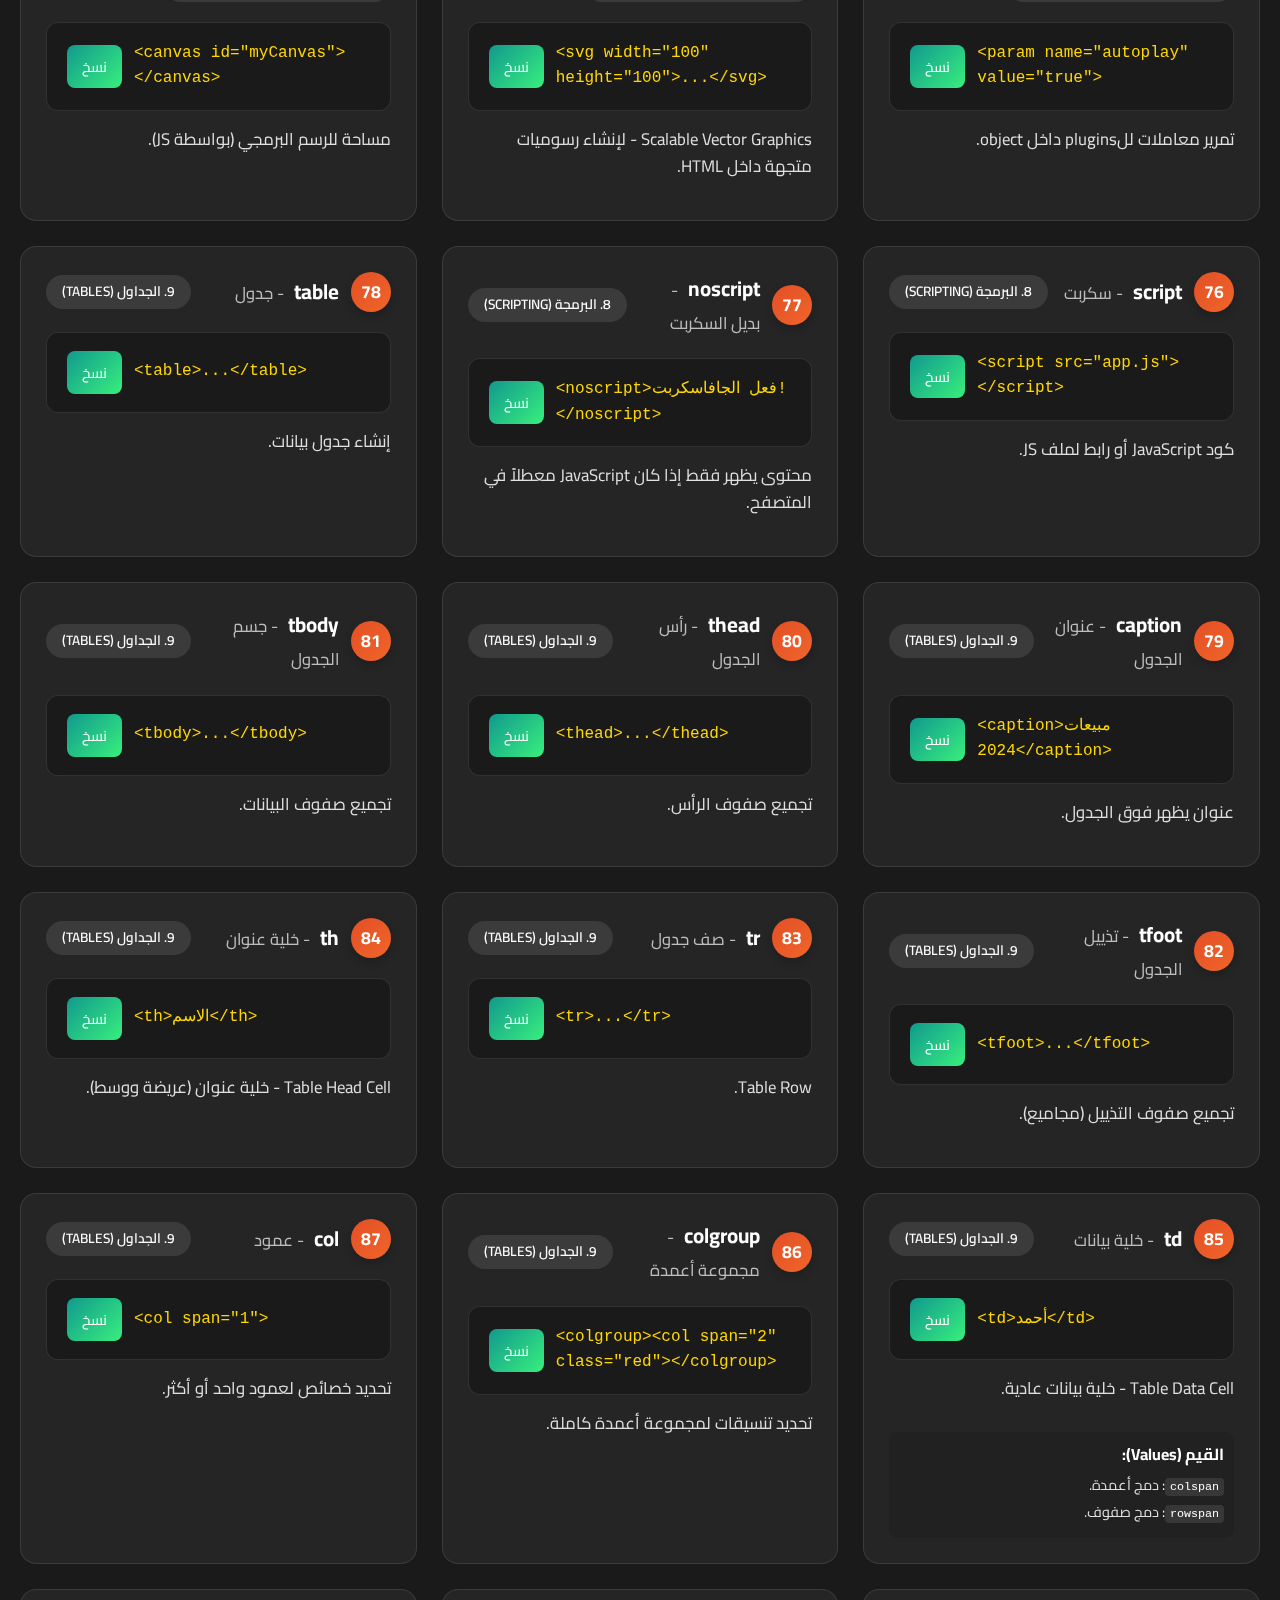
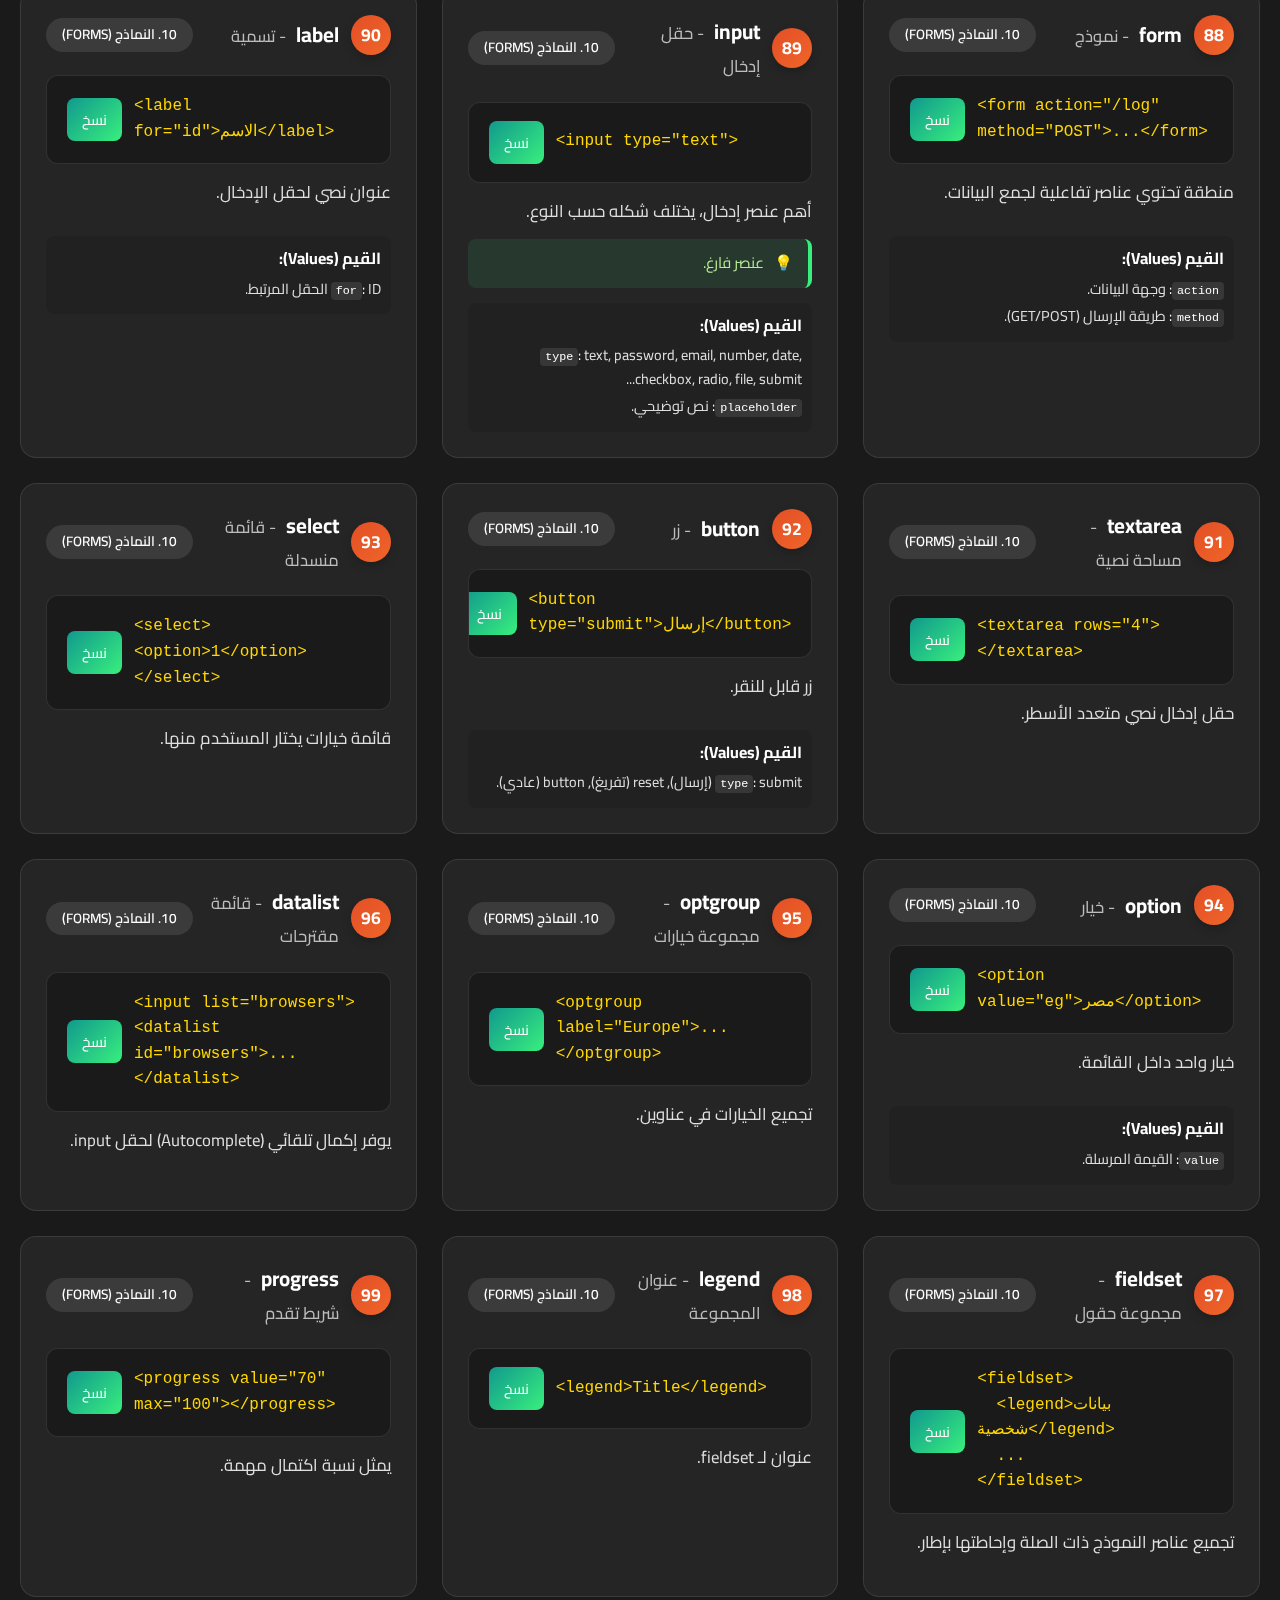
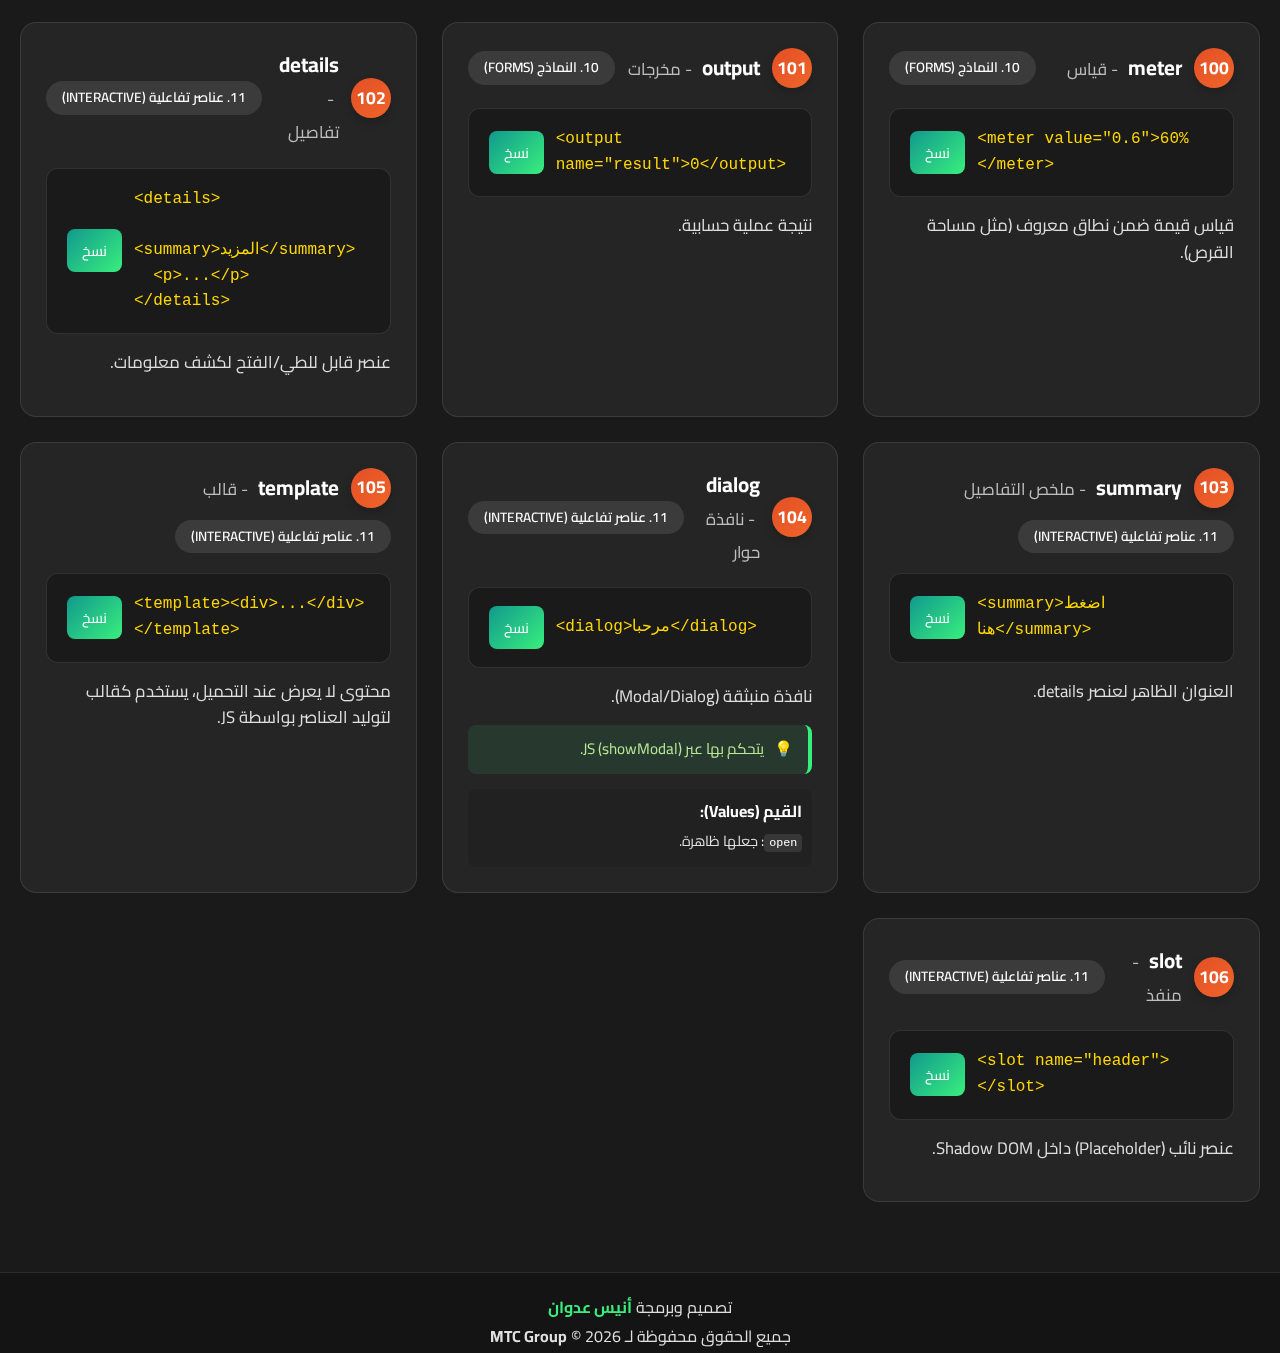
<file: html-page/html.html>
<!DOCTYPE html>
<html lang="ar" dir="rtl">

<head>
    <meta charset="UTF-8">
    <meta name="viewport" content="width=device-width, initial-scale=1.0">
    <title>تعلم HTML - المرجع الشامل</title>

    <!-- CSS -->
    <link rel="stylesheet" href="../styles/main.css">
    <!-- FontAwesome -->
    <link rel="stylesheet" href="https://cdnjs.cloudflare.com/ajax/libs/font-awesome/6.4.0/css/all.min.css">

    <style>
        /* HTML Page Specific Styles */
        :root {
            --current-theme-color: var(--color-html);
        }

        .page-layout {
            display: grid;
            grid-template-columns: 250px 1fr;
            gap: 2rem;
            max-width: var(--container-width);
            margin: 0 auto;
            padding-top: calc(var(--header-height) + 2rem);
            min-height: 100vh;
        }

        /* Sidebar Navigation */
        .sidebar {
            position: sticky;
            top: calc(var(--header-height) + 2rem);
            height: calc(100vh - var(--header-height) - 4rem);
            overflow-y: auto;
            padding-left: 1rem;
        }

        .category-group {
            margin-bottom: 1.5rem;
        }

        .category-title {
            font-weight: 700;
            margin-bottom: 0.5rem;
            color: var(--color-html);
            display: flex;
            align-items: center;
            gap: 0.5rem;
            cursor: pointer;
        }

        .category-list {
            border-right: 2px solid var(--border-color);
            padding-right: 1rem;
        }

        .category-item {
            display: block;
            padding: 0.4rem 0;
            color: var(--text-secondary);
            transition: 0.2s;
            font-size: 0.95rem;
        }

        .category-item:hover {
            color: var(--color-html);
            padding-right: 0.5rem;
        }

        /* Content Area */
        .content-area {
            padding-bottom: 4rem;
        }

        .section-header {
            margin-bottom: 2rem;
            border-bottom: 2px solid var(--border-color);
            padding-bottom: 1rem;
        }

        .section-header h1 {
            color: var(--color-html);
            font-size: 2.5rem;
        }

        @media (max-width: 1024px) {
            .page-layout {
                grid-template-columns: 1fr;
            }

            .sidebar {
                display: none;
                /* Mobile handling to be added (hamburger) */
            }
        }
    </style>
</head>

<body>
    <!-- Fixed Navbar -->
    <nav class="navbar">
        <div class="container nav-container" style="margin-top: 0;">
            <a href="../index.html" class="logo">
                <i class="fa-solid fa-code"></i>
                <span>SOP Code</span>
            </a>
            <ul class="nav-links">
                <li><a href="../index.html" class="nav-link">الرئيسية</a></li>
                <li><a href="html.html" class="nav-link active">HTML</a></li>
                <li><a href="../css-page/css.html" class="nav-link">CSS</a></li>
                <li><a href="../js-page/js.html" class="nav-link">JavaScript</a></li>
            </ul>
            <!-- Theme Toggle in Nav -->
            <button class="theme-toggle" id="themeNavToggle" onclick="toggleTheme()"
                style="position: relative; top: auto; left: auto; transform: none; box-shadow: none;">
                <span class="theme-icon sun">☀️</span>
                <span class="theme-icon moon">🌙</span>
            </button>
        </div>
    </nav>

    <div class="container">
        <!-- Header -->
        <header class="header">
            <!-- Toggle removed from here -->
            <div class="header-content">
                <h1 class="main-title">
                    <span class="icon">🌐</span>
                    دليل تعلم HTML الشامل
                </h1>
                <p class="subtitle">جميع الوسوم والعناصر من الصفر للاحتراف (SOP Code)</p>
            </div>
            <div class="search-container">
                <input type="text" id="searchInput" class="search-input" placeholder="🔍 ابحث عن وسم أو عنصر..."
                    onkeyup="filterCards()">
            </div>
        </header>

        <!-- Navigation -->
        <div class="categories-nav" id="categoriesNav">
            <button class="category-btn active" onclick="filterByCategory('all')">الكل</button>
            <!-- Generated by JS usually, but we can keep static or dynamic. JS generator will handle it. -->
        </div>

        <!-- Content Grid -->
        <div class="commands-grid" id="cards-container">
            <!-- Cards injected by JS -->
        </div>

        <div id="noResults" class="no-results"
            style="display: none; text-align: center; color: var(--text-secondary); margin-top: 20px;">
            <div style="font-size: 3rem; margin-bottom: 10px;">🔍</div>
            <p>لا توجد نتائج بحث مطابقة</p>
        </div>

    </div>

    <footer class="footer">
        <div class="container" style="margin-top: 0; padding-bottom: 20px;">
            <p class="footer-text" style="text-align: center; color: var(--text-secondary); line-height: 1.8;">
                تصميم وبرمجة <span class="footer-highlight">أنيس عدوان</span>
                <br>
                جميع الحقوق محفوظة لـ <strong>MTC Group</strong> &copy; 2026
            </p>
        </div>
    </footer>

    <!-- Toast Notification -->
    <div id="toast" class="toast">
        <div class="toast-icon">✓</div>
        <span>تم نسخ الكود بنجاح!</span>
    </div>

    <!-- Scripts -->
    <script src="../scripts/card-generator.js"></script>
    <script src="html-data.js"></script>
    <script>
        // Init
        document.addEventListener('DOMContentLoaded', () => {
            // Theme handling
            if (localStorage.getItem('theme') === 'light') {
                document.body.setAttribute('data-theme', 'light');
            }

            // Set body theme class
            document.body.classList.add('html-theme');

            // Initialize Generator
            const generator = new CardGenerator('cards-container', 'html');
            if (typeof htmlData !== 'undefined') {
                generator.render(htmlData);
                generator.generateCategories(htmlData, 'categoriesNav');
            }
        });

        function toggleTheme() {
            const current = document.body.getAttribute('data-theme');
            const target = current === 'light' ? 'dark' : 'light';
            document.body.setAttribute('data-theme', target);
            localStorage.setItem('theme', target);
        }

        // Global filter functions (delegated to generator instance ideally, but for now global)
        window.filterByCategory = (cat) => {
            document.querySelectorAll('.category-btn').forEach(b => b.classList.remove('active'));
            event.target.classList.add('active');

            const cards = document.querySelectorAll('.command-card');
            cards.forEach(card => {
                const cardCat = card.getAttribute('data-category');
                if (cat === 'all' || cardCat === cat) {
                    card.style.display = 'flex';
                } else {
                    card.style.display = 'none';
                }
            });
        };

        window.filterCards = () => {
            const query = document.getElementById('searchInput').value.toLowerCase();
            const cards = document.querySelectorAll('.command-card');
            let hasResults = false;

            cards.forEach(card => {
                // Ensure we respect category if needed, but usually search overrides
                const text = card.textContent.toLowerCase();
                if (text.includes(query)) {
                    card.style.display = 'flex';
                    hasResults = true;
                } else {
                    card.style.display = 'none';
                }
            });

            document.getElementById('noResults').style.display = hasResults ? 'none' : 'block';
        };
    </script>
</body>

</html>
</file>
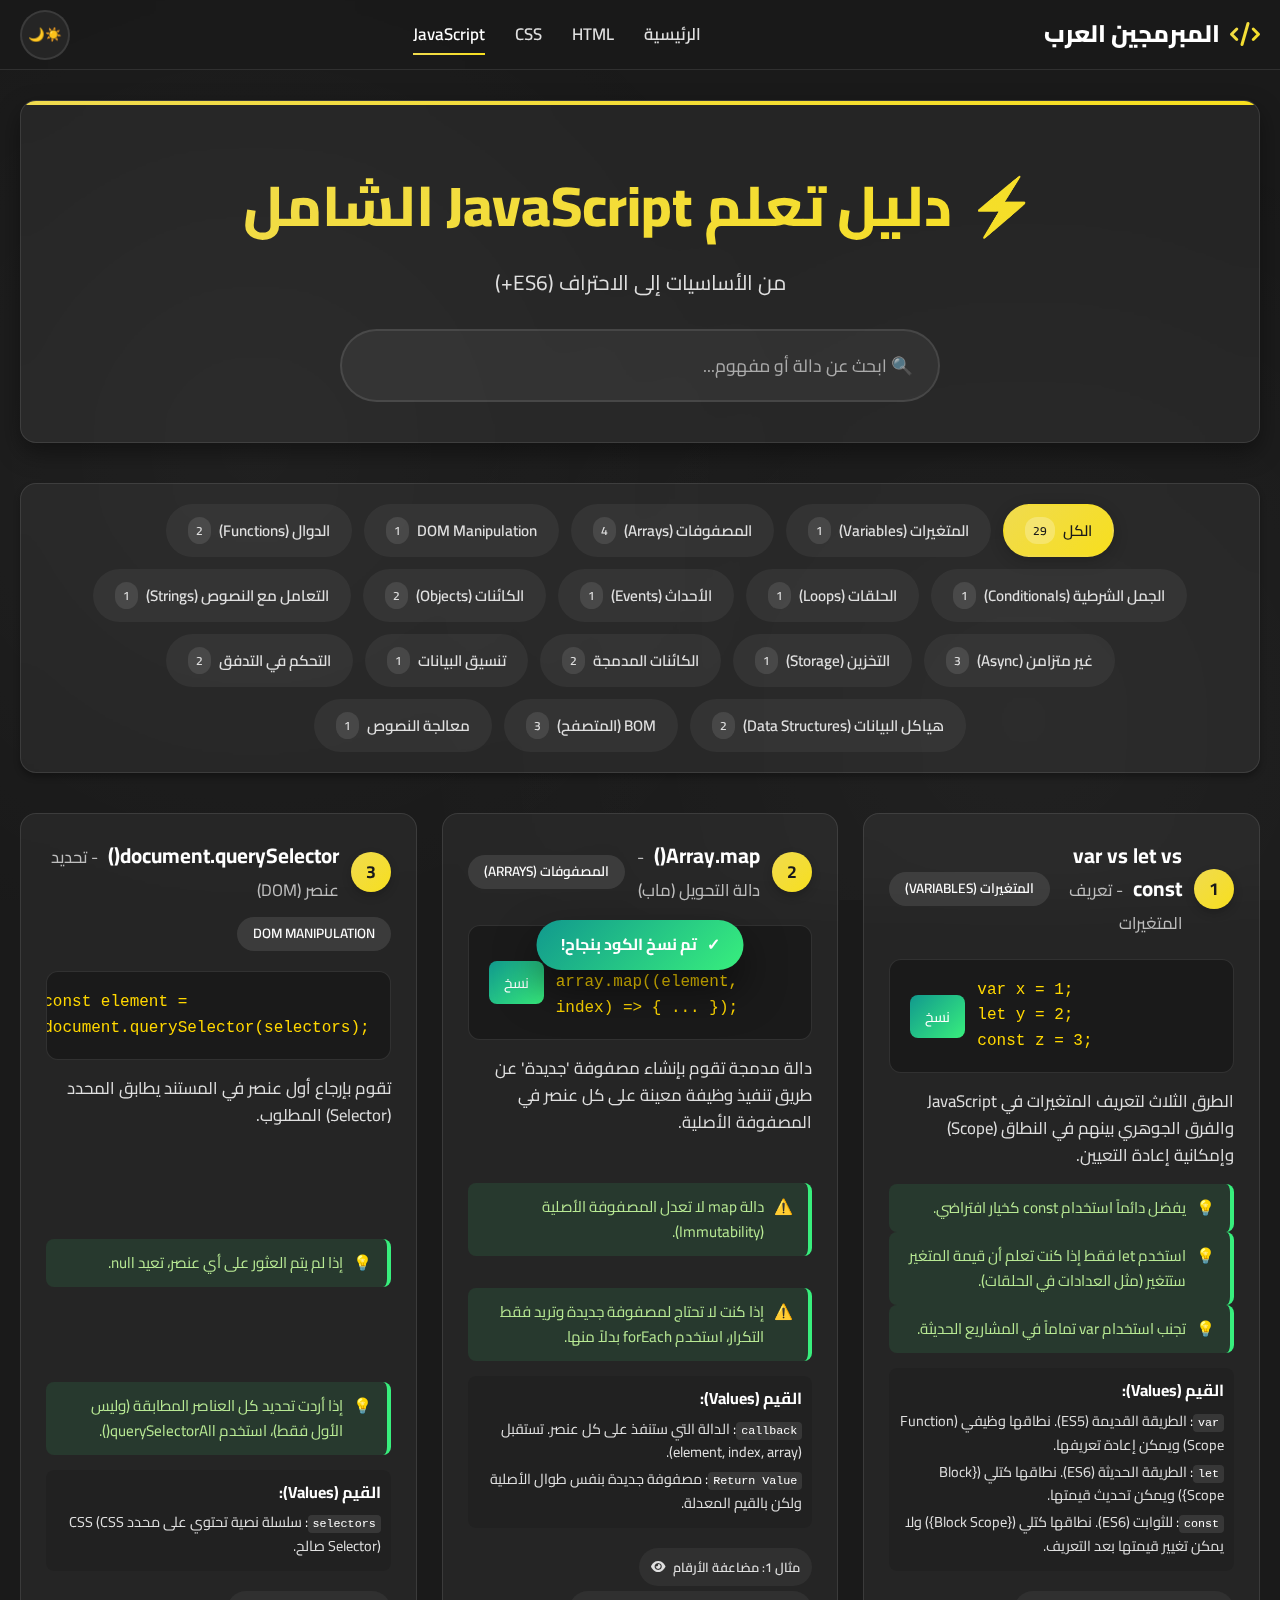
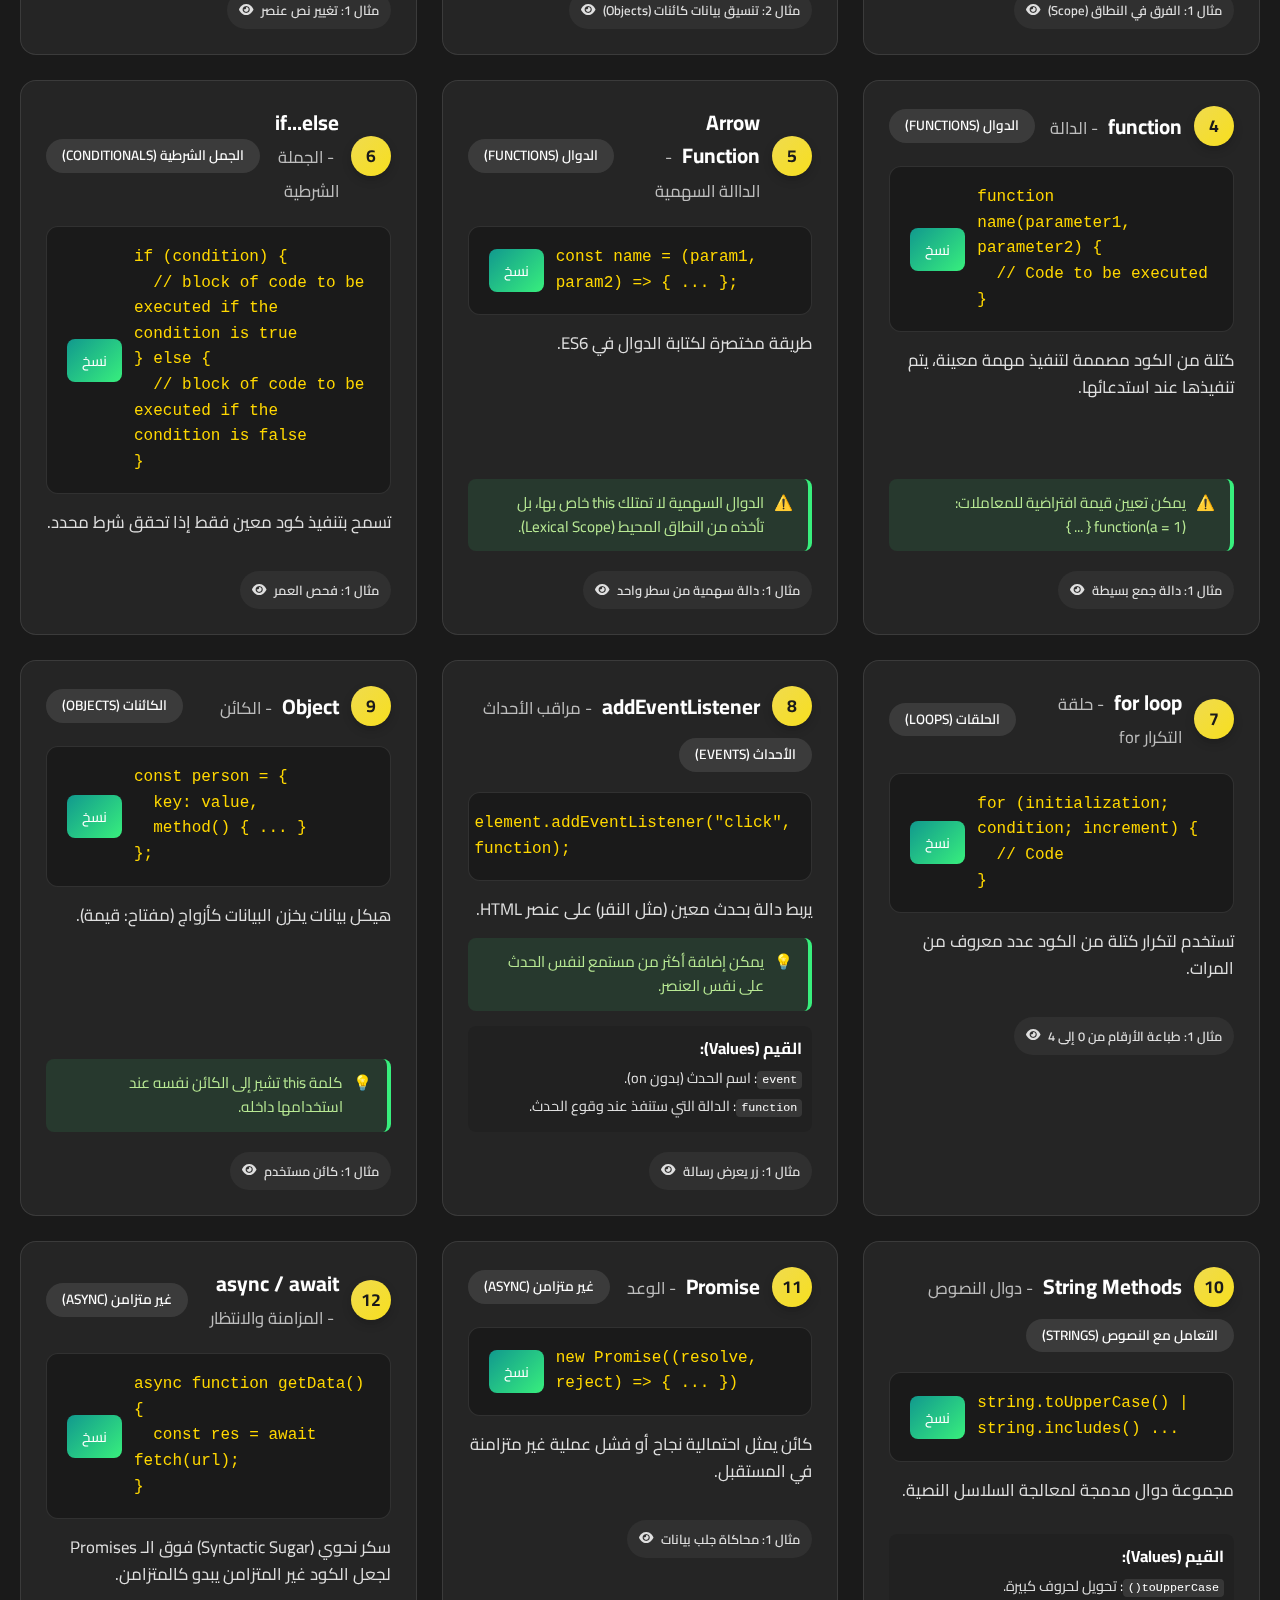
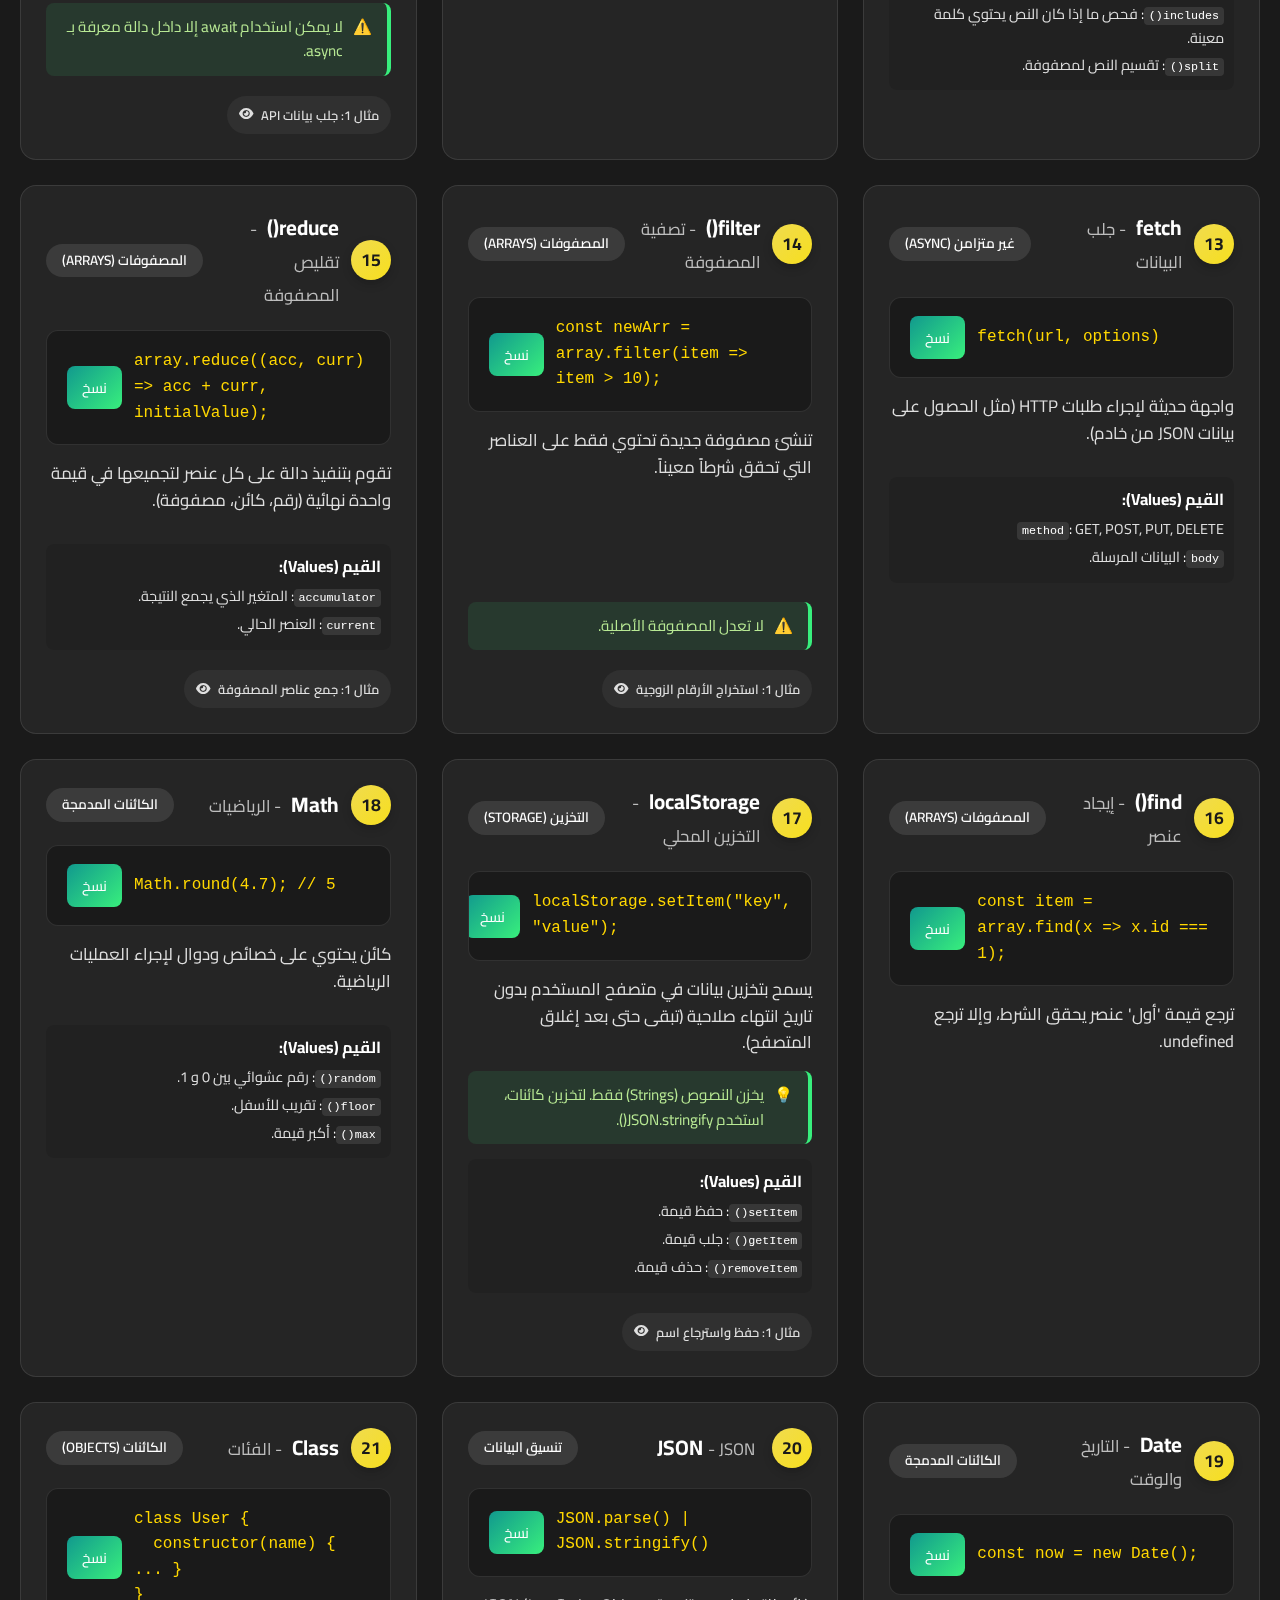
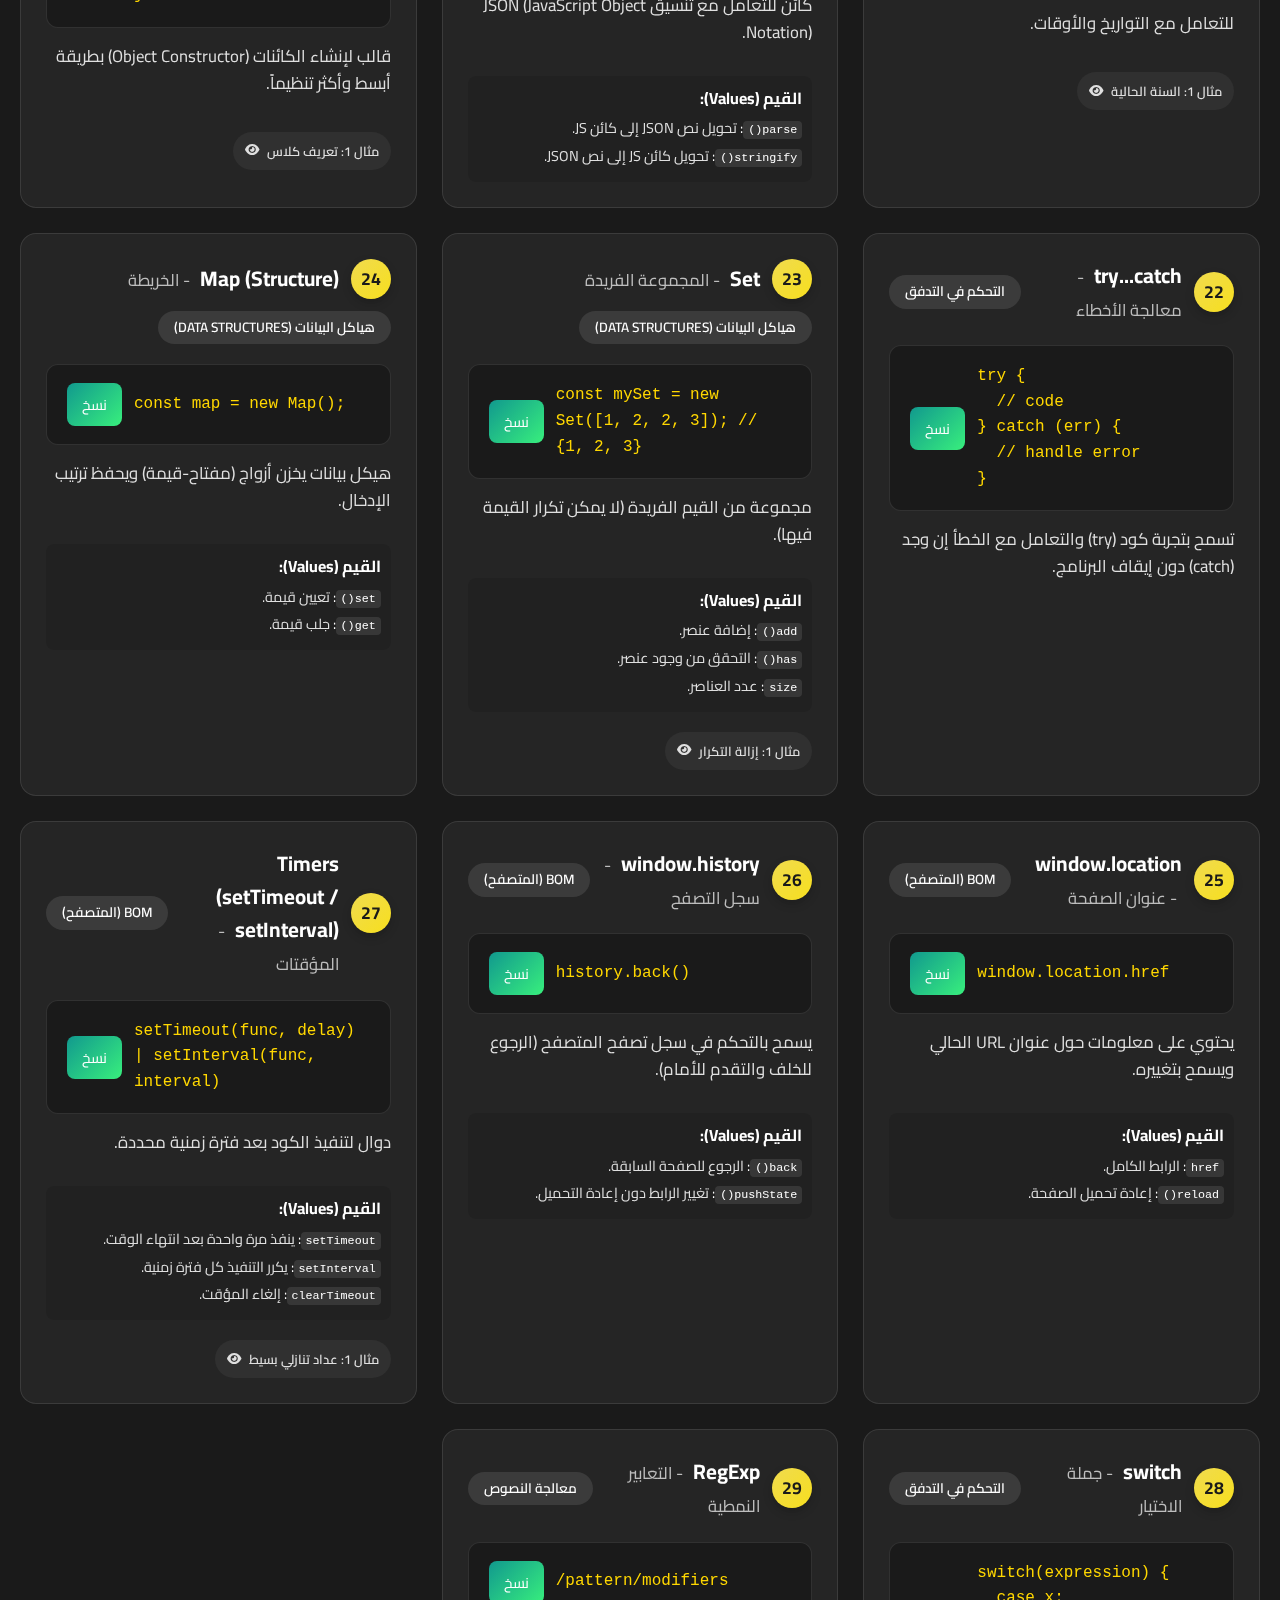
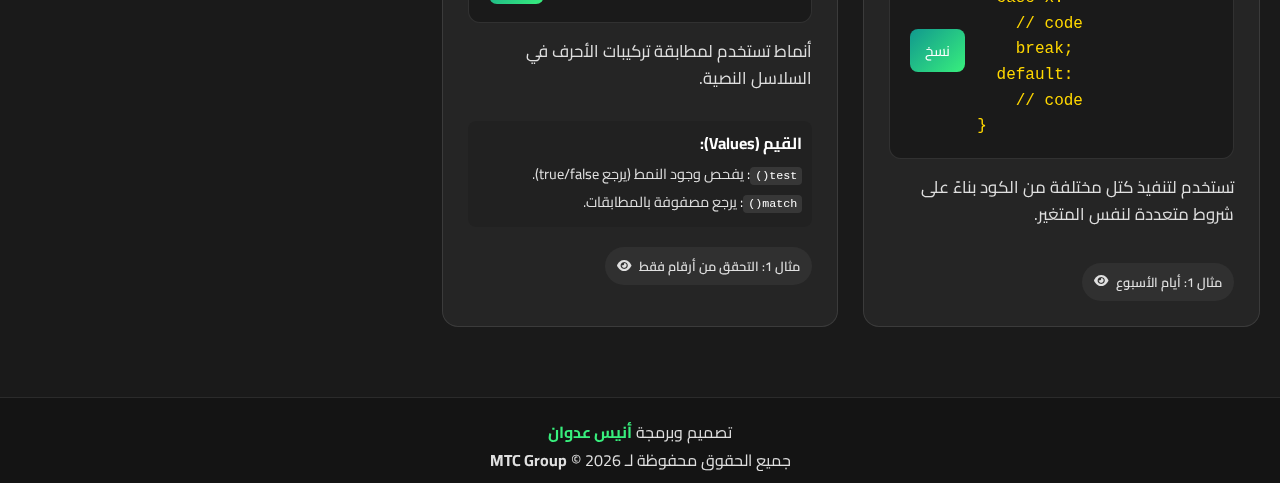
<file: js-page/js.html>
<!DOCTYPE html>
<html lang="ar" dir="rtl">

<head>
    <meta charset="UTF-8">
    <meta name="viewport" content="width=device-width, initial-scale=1.0">
    <title>تعلم JavaScript - المرجع الشامل</title>

    <!-- CSS -->
    <link rel="stylesheet" href="../styles/main.css">
    <!-- FontAwesome -->
    <link rel="stylesheet" href="https://cdnjs.cloudflare.com/ajax/libs/font-awesome/6.4.0/css/all.min.css">

    <style>
        /* JS Page Specific Styles */
        :root {
            --current-theme-color: var(--color-js-dark);
        }

        .page-layout {
            display: grid;
            grid-template-columns: 250px 1fr;
            gap: 2rem;
            max-width: var(--container-width);
            margin: 0 auto;
            padding-top: calc(var(--header-height) + 2rem);
            min-height: 100vh;
        }

        /* Sidebar Navigation */
        .sidebar {
            position: sticky;
            top: calc(var(--header-height) + 2rem);
            height: calc(100vh - var(--header-height) - 4rem);
            overflow-y: auto;
            padding-left: 1rem;
        }

        .category-group {
            margin-bottom: 1.5rem;
        }

        .category-title {
            font-weight: 700;
            margin-bottom: 0.5rem;
            color: var(--color-js-dark);
            display: flex;
            align-items: center;
            gap: 0.5rem;
            cursor: pointer;
        }

        .category-list {
            border-right: 2px solid var(--border-color);
            padding-right: 1rem;
        }

        .category-item {
            display: block;
            padding: 0.4rem 0;
            color: var(--text-secondary);
            transition: 0.2s;
            font-size: 0.95rem;
        }

        .category-item:hover {
            color: var(--color-js-dark);
            padding-right: 0.5rem;
        }

        /* Content Area */
        .content-area {
            padding-bottom: 4rem;
        }

        .section-header {
            margin-bottom: 2rem;
            border-bottom: 2px solid var(--border-color);
            padding-bottom: 1rem;
        }

        .section-header h1 {
            color: var(--color-js-dark);
            font-size: 2.5rem;
        }

        .section-header p {
            font-size: 1.2rem;
            color: var(--text-secondary);
        }

        @media (max-width: 1024px) {
            .page-layout {
                grid-template-columns: 1fr;
            }

            .sidebar {
                display: none;
            }
        }
    </style>
</head>

<body>
    <!-- Fixed Navbar -->
    <nav class="navbar">
        <div class="container nav-container" style="margin-top: 0;">
            <a href="../index.html" class="logo">
                <i class="fa-solid fa-code"></i>
                <span>المبرمجين العرب</span>
            </a>
            <ul class="nav-links">
                <li><a href="../index.html" class="nav-link">الرئيسية</a></li>
                <li><a href="../html-page/html.html" class="nav-link">HTML</a></li>
                <li><a href="../css-page/css.html" class="nav-link">CSS</a></li>
                <li><a href="js.html" class="nav-link active">JavaScript</a></li>
            </ul>
            <button class="theme-toggle" id="themeNavToggle" onclick="toggleTheme()"
                style="position: relative; top: auto; left: auto; transform: none; box-shadow: none;">
                <span class="theme-icon sun">☀️</span>
                <span class="theme-icon moon">🌙</span>
            </button>
        </div>
    </nav>

    <div class="container">
        <!-- Header -->
        <header class="header">
            <div class="header-content">
                <h1 class="main-title">
                    <span class="icon">⚡</span>
                    دليل تعلم JavaScript الشامل
                </h1>
                <p class="subtitle">من الأساسيات إلى الاحتراف (ES6+)</p>
            </div>
            <div class="search-container">
                <input type="text" id="searchInput" class="search-input" placeholder="🔍 ابحث عن دالة أو مفهوم..."
                    onkeyup="filterCards()">
            </div>
        </header>

        <!-- Navigation -->
        <div class="categories-nav" id="categoriesNav">
            <button class="category-btn active" onclick="filterByCategory('all')">الكل</button>
        </div>

        <!-- Content Grid -->
        <div class="commands-grid" id="cards-container">
            <!-- Cards injected by JS -->
        </div>

        <div id="noResults" class="no-results"
            style="display: none; text-align: center; color: var(--text-secondary); margin-top: 20px;">
            <div style="font-size: 3rem; margin-bottom: 10px;">🔍</div>
            <p>لا توجد نتائج بحث مطابقة</p>
        </div>

    </div>

    <footer class="footer">
        <div class="container" style="margin-top: 0; padding-bottom: 20px;">
            <p class="footer-text" style="text-align: center; color: var(--text-secondary); line-height: 1.8;">
                تصميم وبرمجة <span class="footer-highlight">أنيس عدوان</span>
                <br>
                جميع الحقوق محفوظة لـ <strong>MTC Group</strong> &copy; 2026
            </p>
        </div>
    </footer>

    <!-- Toast Notification -->
    <div id="toast" class="toast">
        <div class="toast-icon">✓</div>
        <span>تم نسخ الكود بنجاح!</span>
    </div>

    <!-- Scripts -->
    <script src="../scripts/card-generator.js"></script>
    <script src="js-data.js"></script>
    <script>
        // Init
        document.addEventListener('DOMContentLoaded', () => {
            // Theme handling
            if (localStorage.getItem('theme') === 'light') {
                document.body.setAttribute('data-theme', 'light');
            }

            // Set body theme class
            document.body.classList.add('js-theme');

            // Initialize Generator
            const generator = new CardGenerator('cards-container', 'js');
            if (typeof jsData !== 'undefined') {
                generator.render(jsData);
                generator.generateCategories(jsData, 'categoriesNav');
            }
        });

        function toggleTheme() {
            const current = document.body.getAttribute('data-theme');
            const target = current === 'light' ? 'dark' : 'light';
            document.body.setAttribute('data-theme', target);
            localStorage.setItem('theme', target);
        }

        // Global filter functions
        window.filterByCategory = (cat) => {
            document.querySelectorAll('.category-btn').forEach(b => b.classList.remove('active'));
            event.target.classList.add('active');

            const cards = document.querySelectorAll('.command-card');
            cards.forEach(card => {
                const cardCat = card.getAttribute('data-category');
                if (cat === 'all' || cardCat === cat) {
                    card.style.display = 'flex';
                } else {
                    card.style.display = 'none';
                }
            });
        };

        window.filterCards = () => {
            const query = document.getElementById('searchInput').value.toLowerCase();
            const cards = document.querySelectorAll('.command-card');
            let hasResults = false;

            cards.forEach(card => {
                const text = card.textContent.toLowerCase();
                if (text.includes(query)) {
                    card.style.display = 'flex';
                    hasResults = true;
                } else {
                    card.style.display = 'none';
                }
            });
            document.getElementById('noResults').style.display = hasResults ? 'none' : 'block';
        };
    </script>
</body>

</html>
</file>
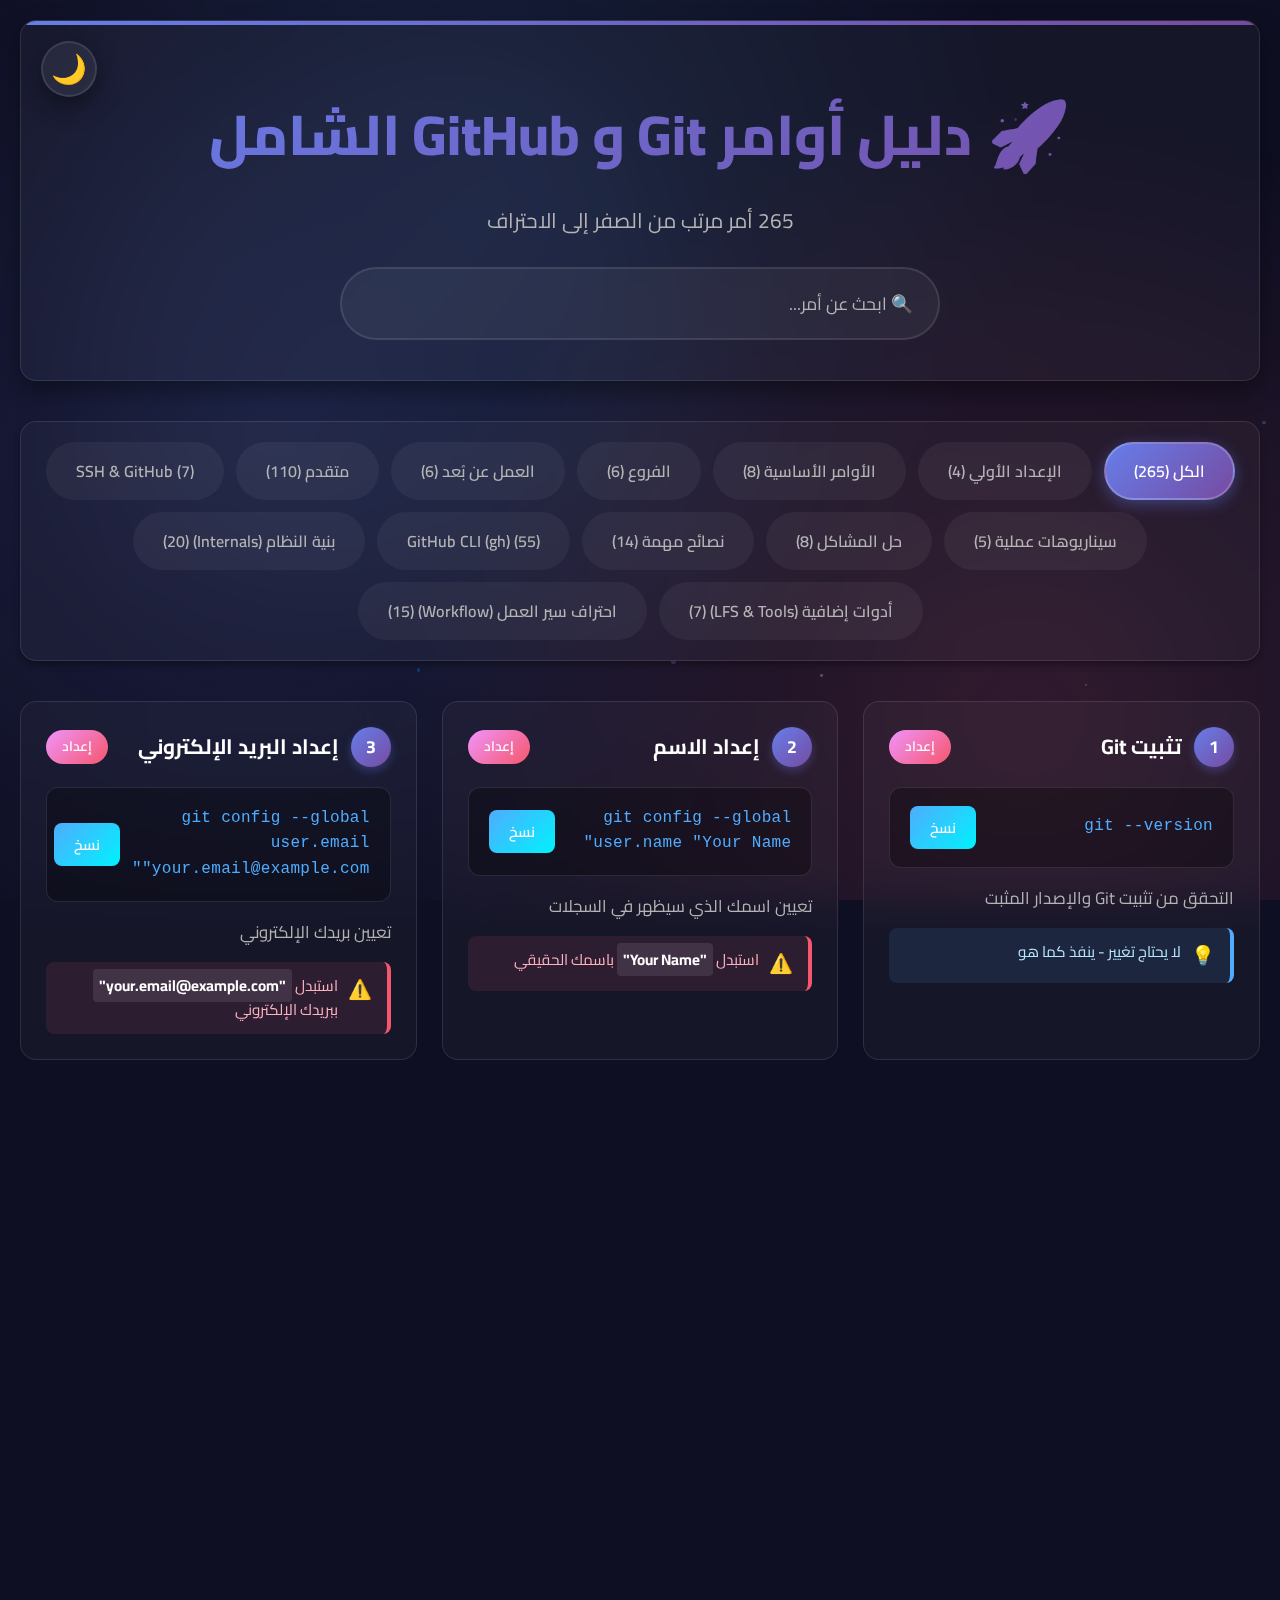
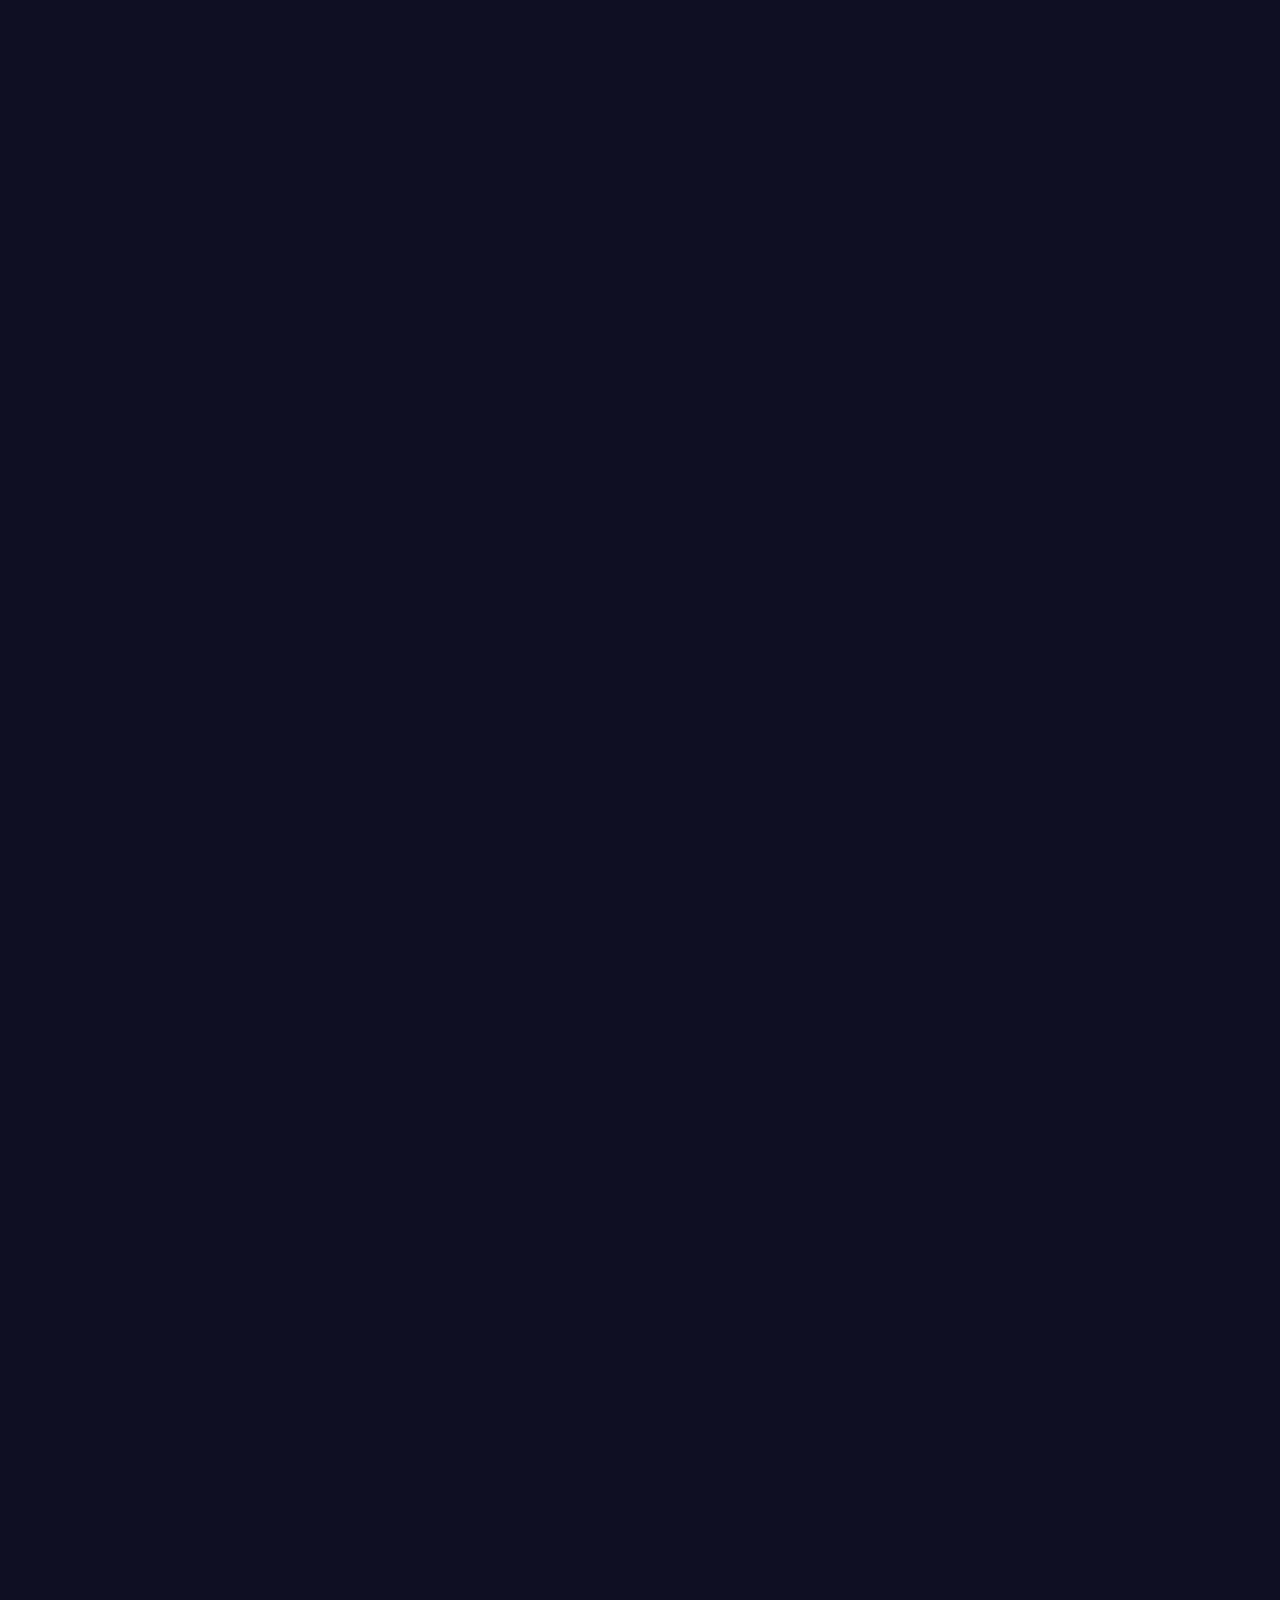
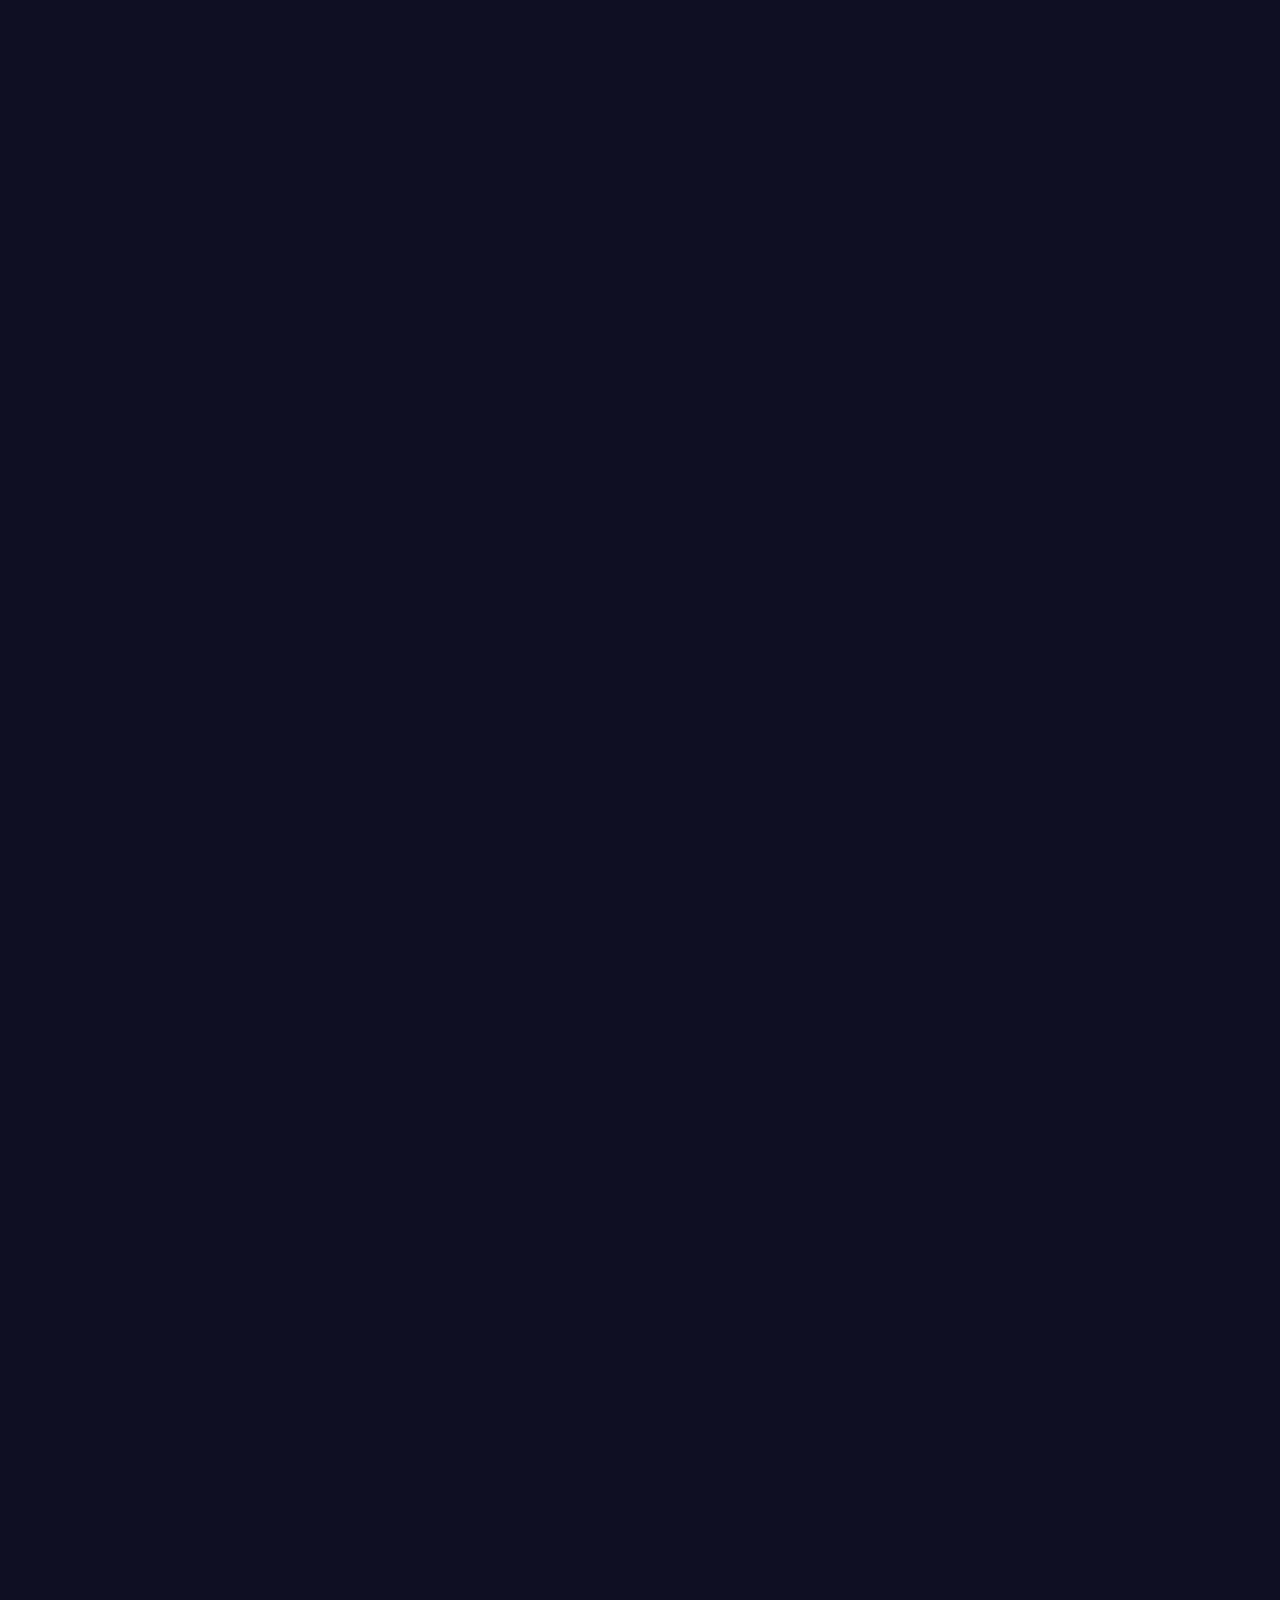
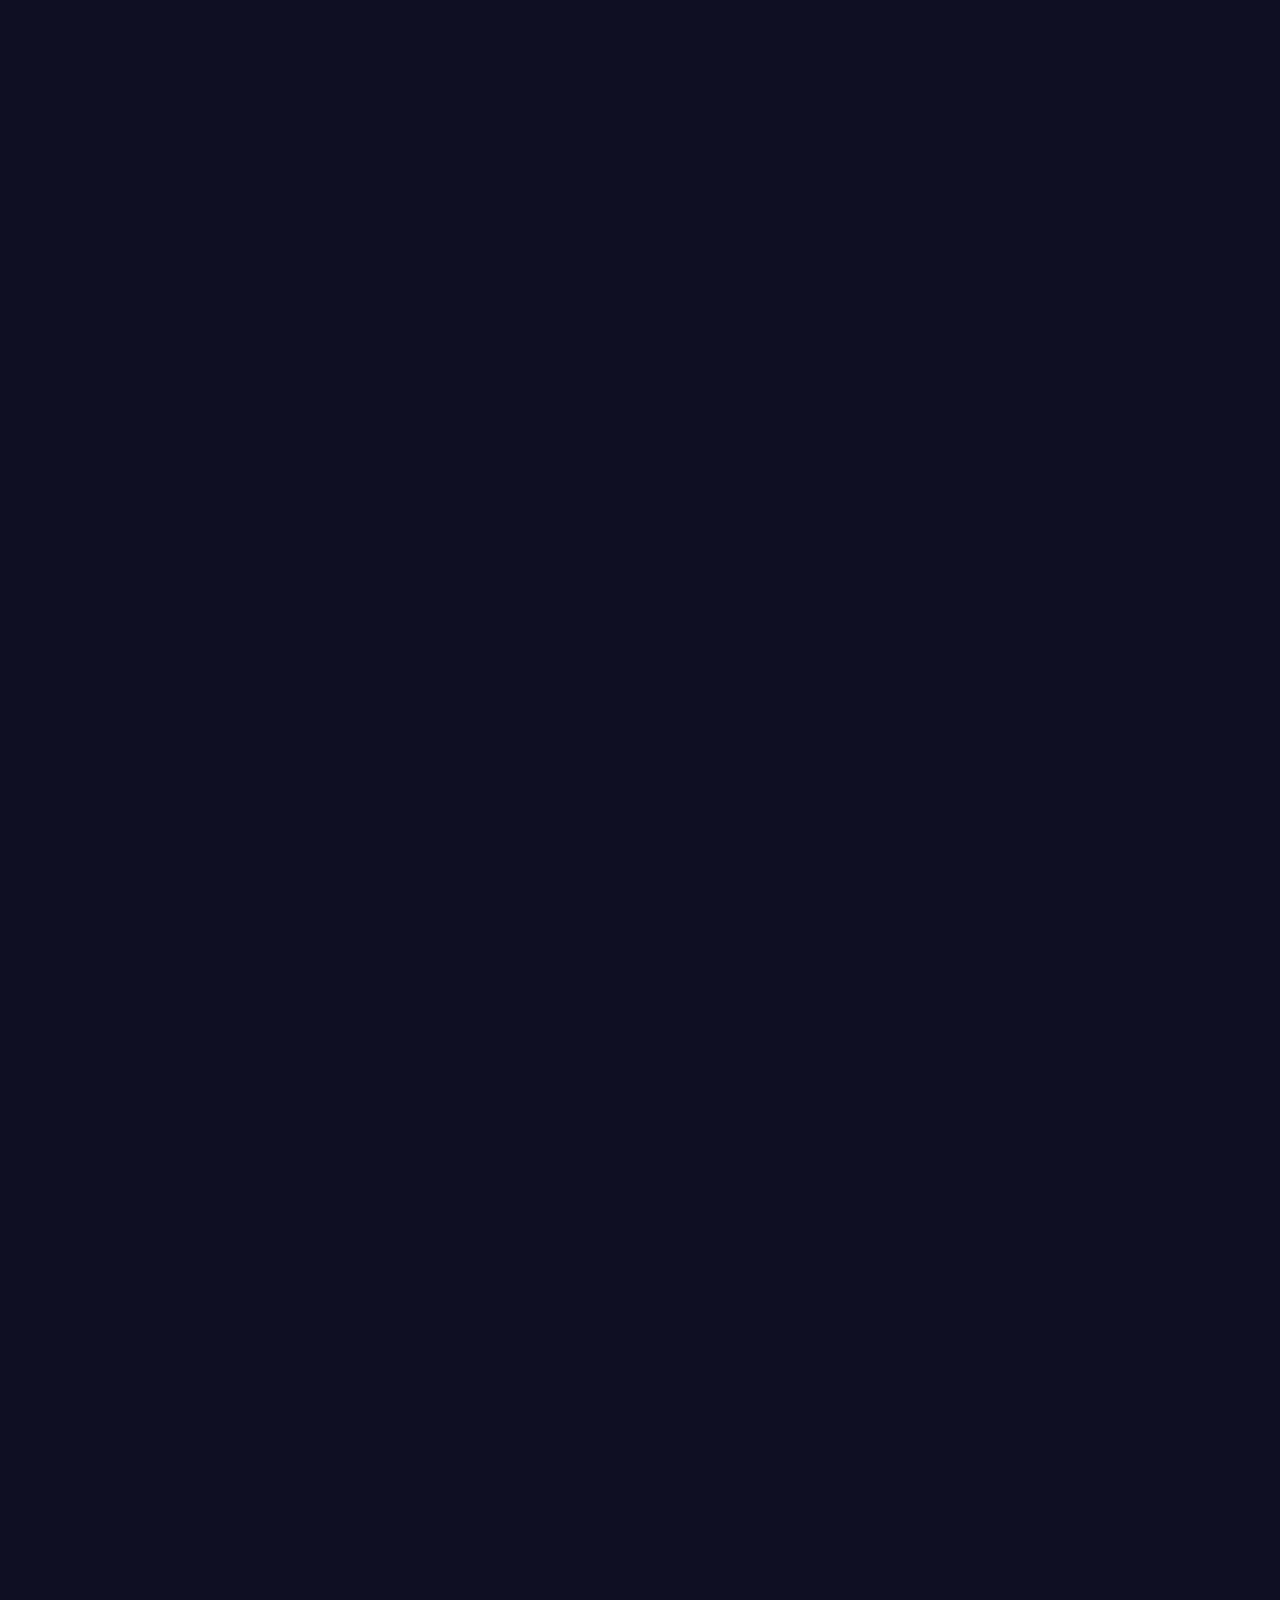
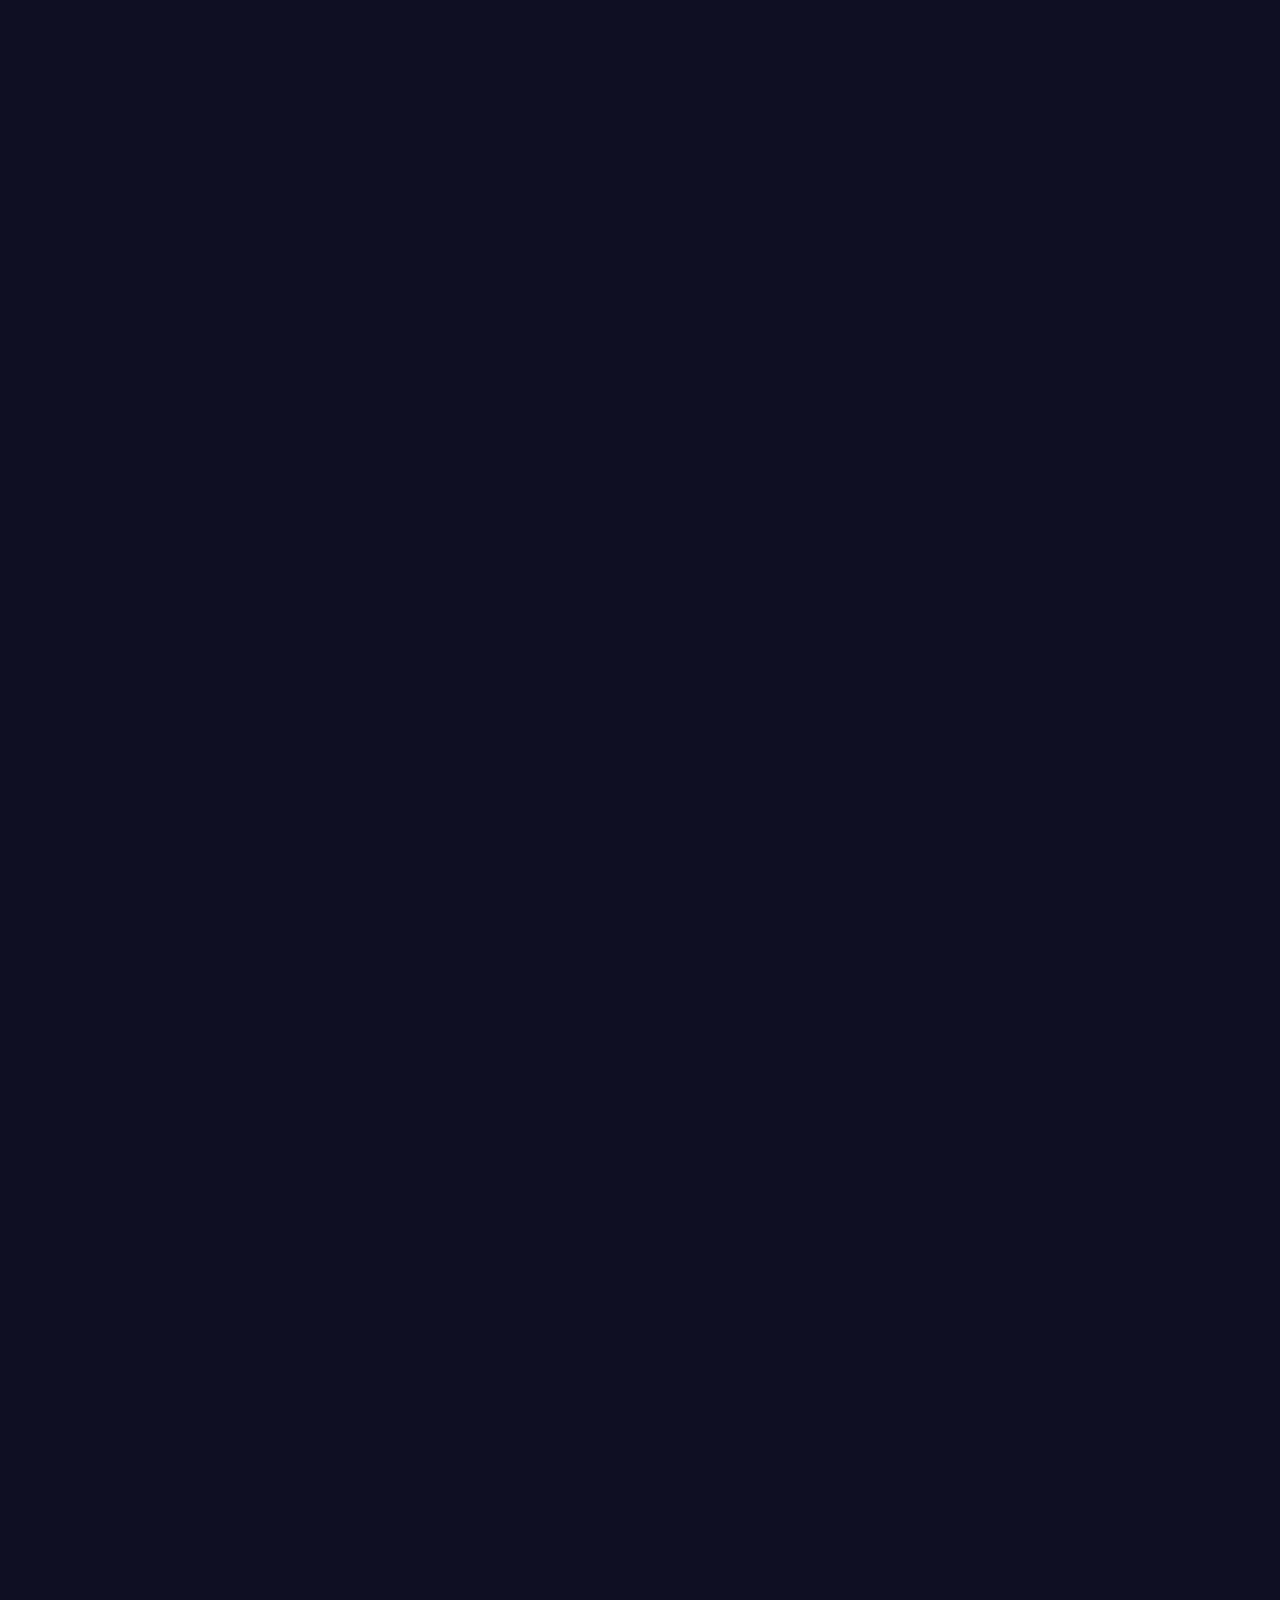
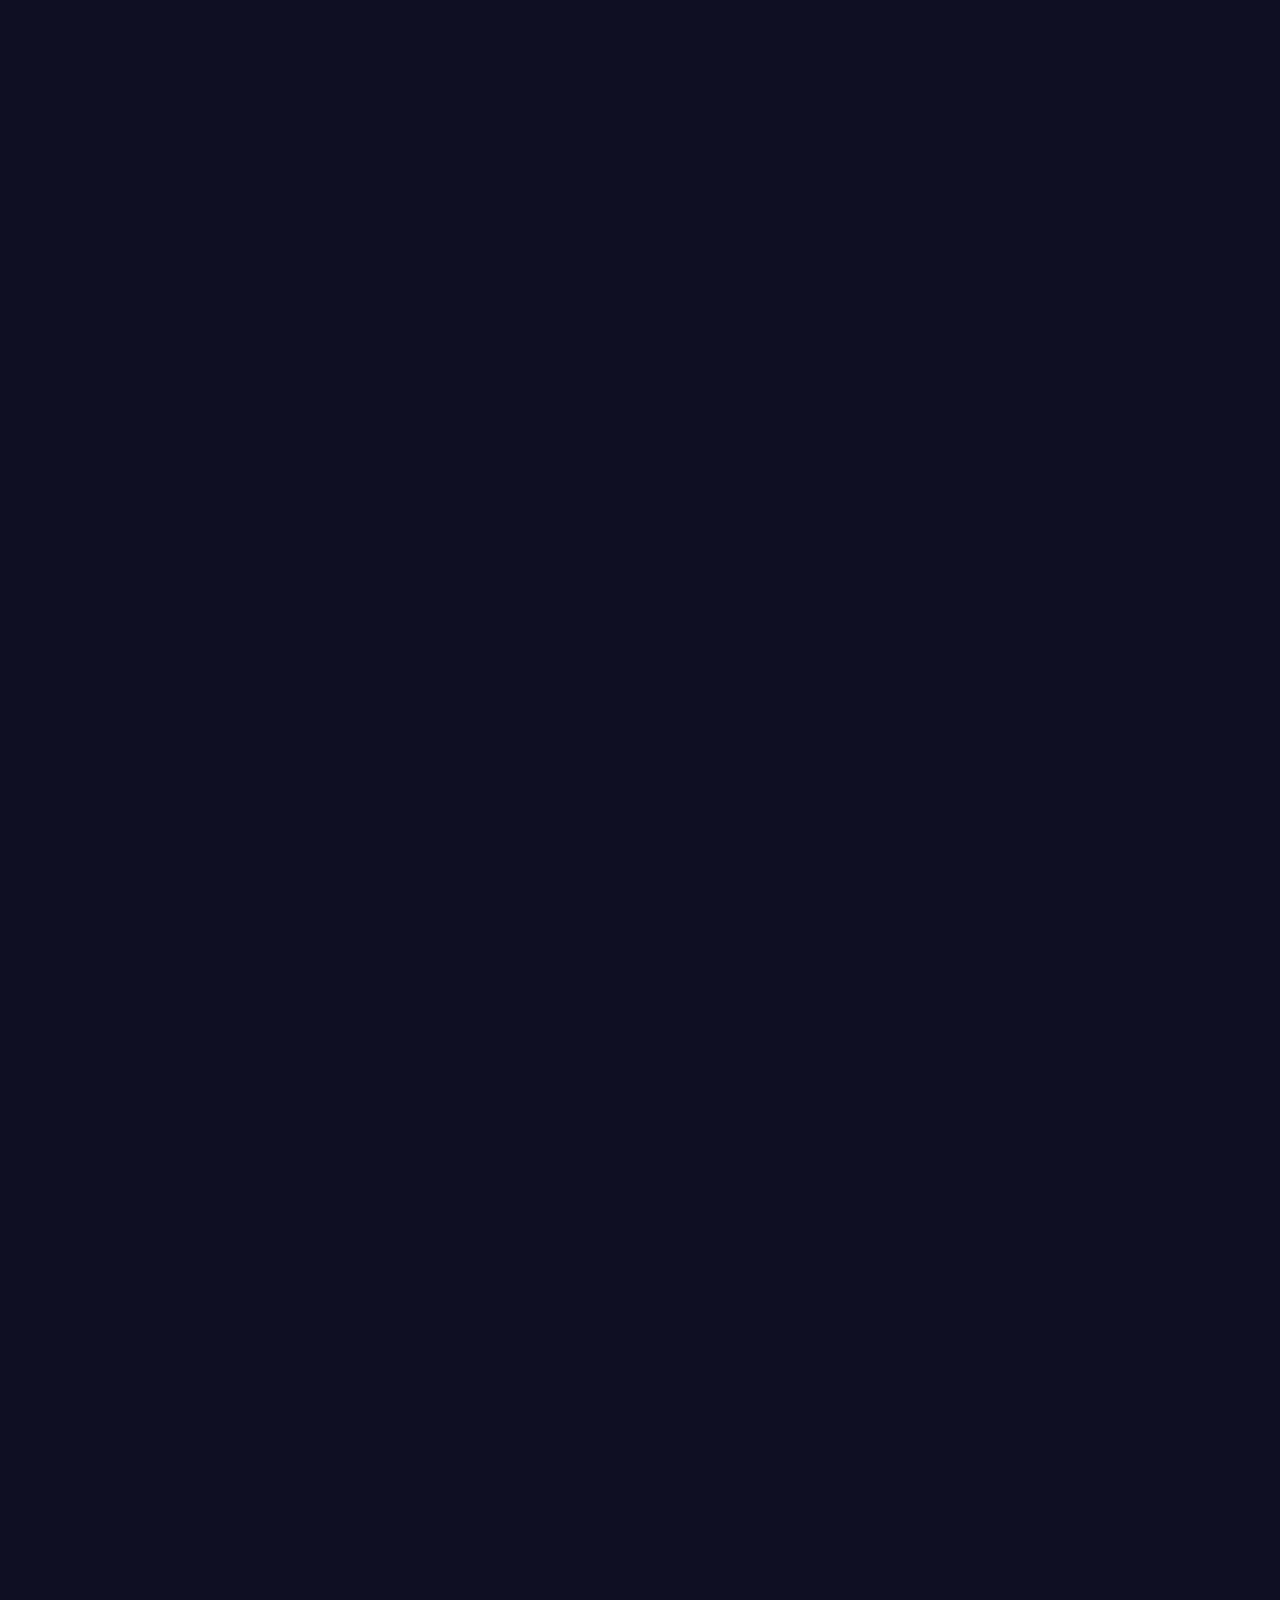
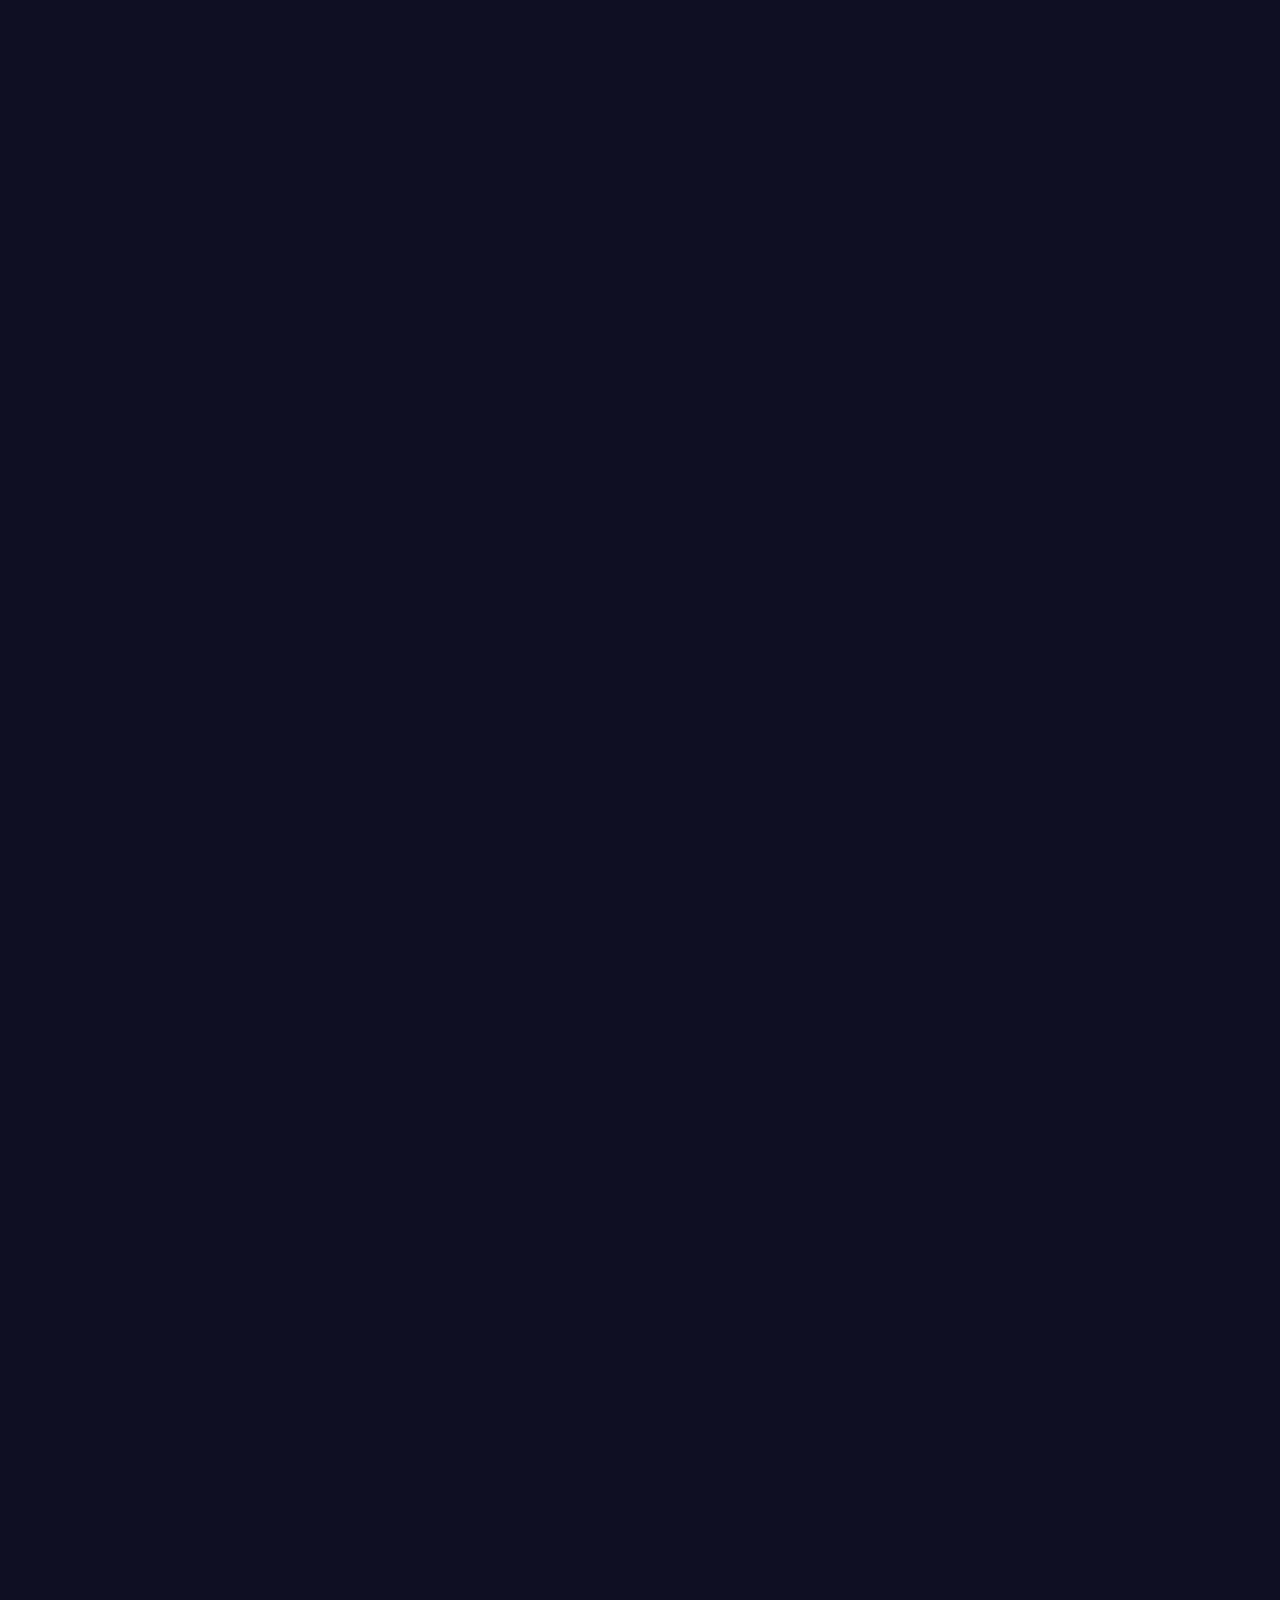
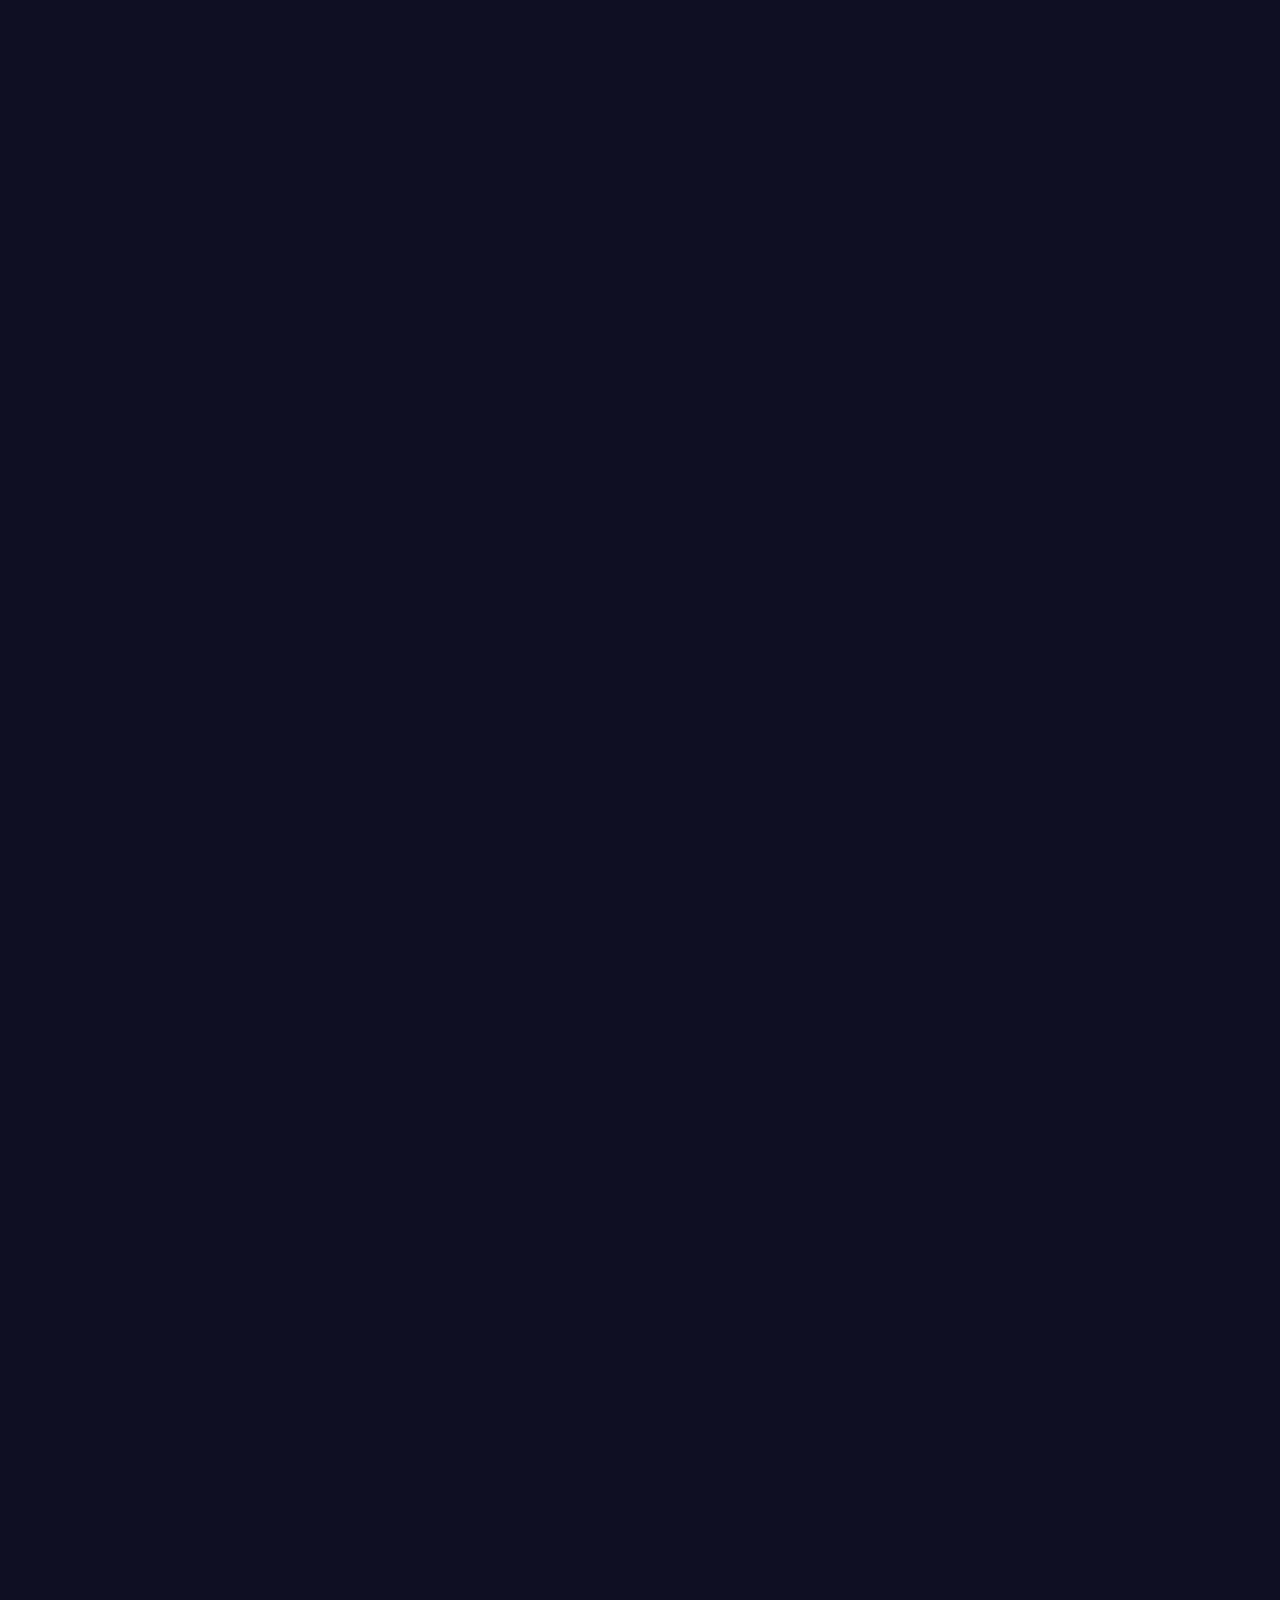
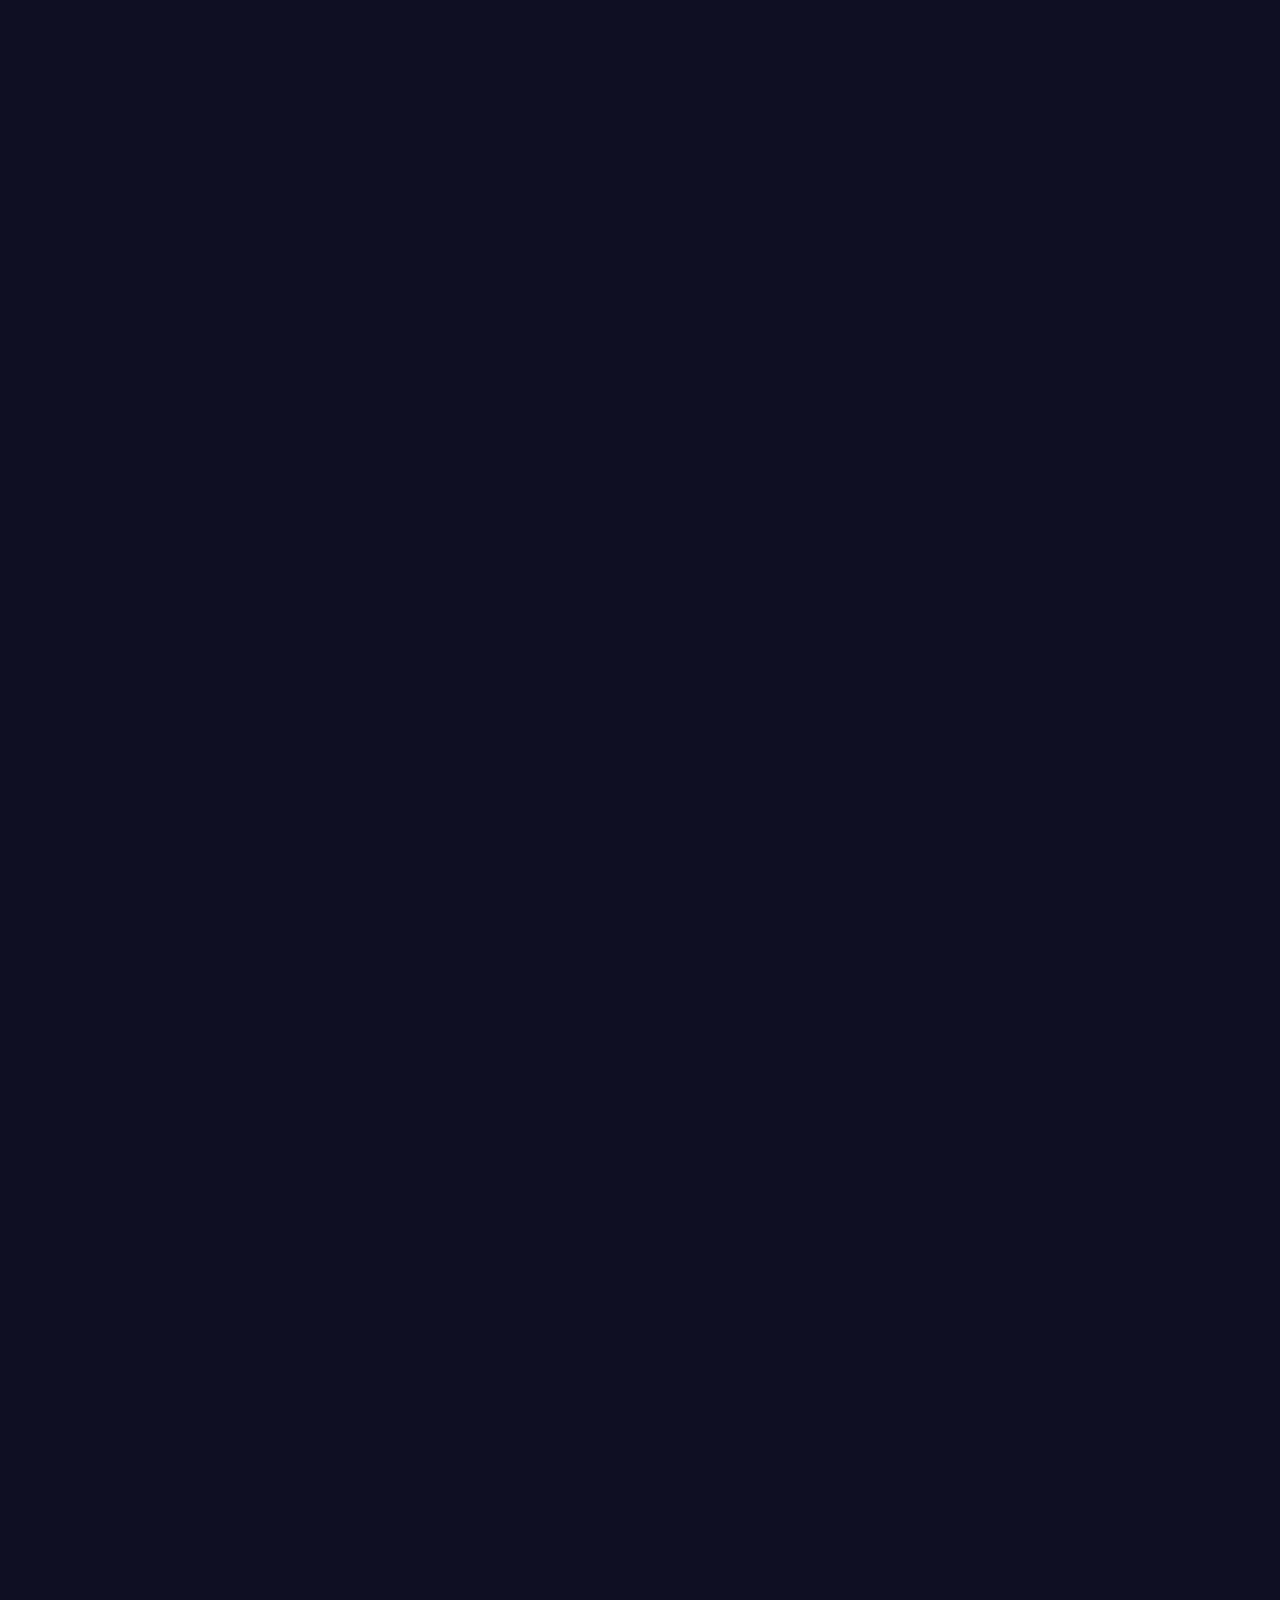
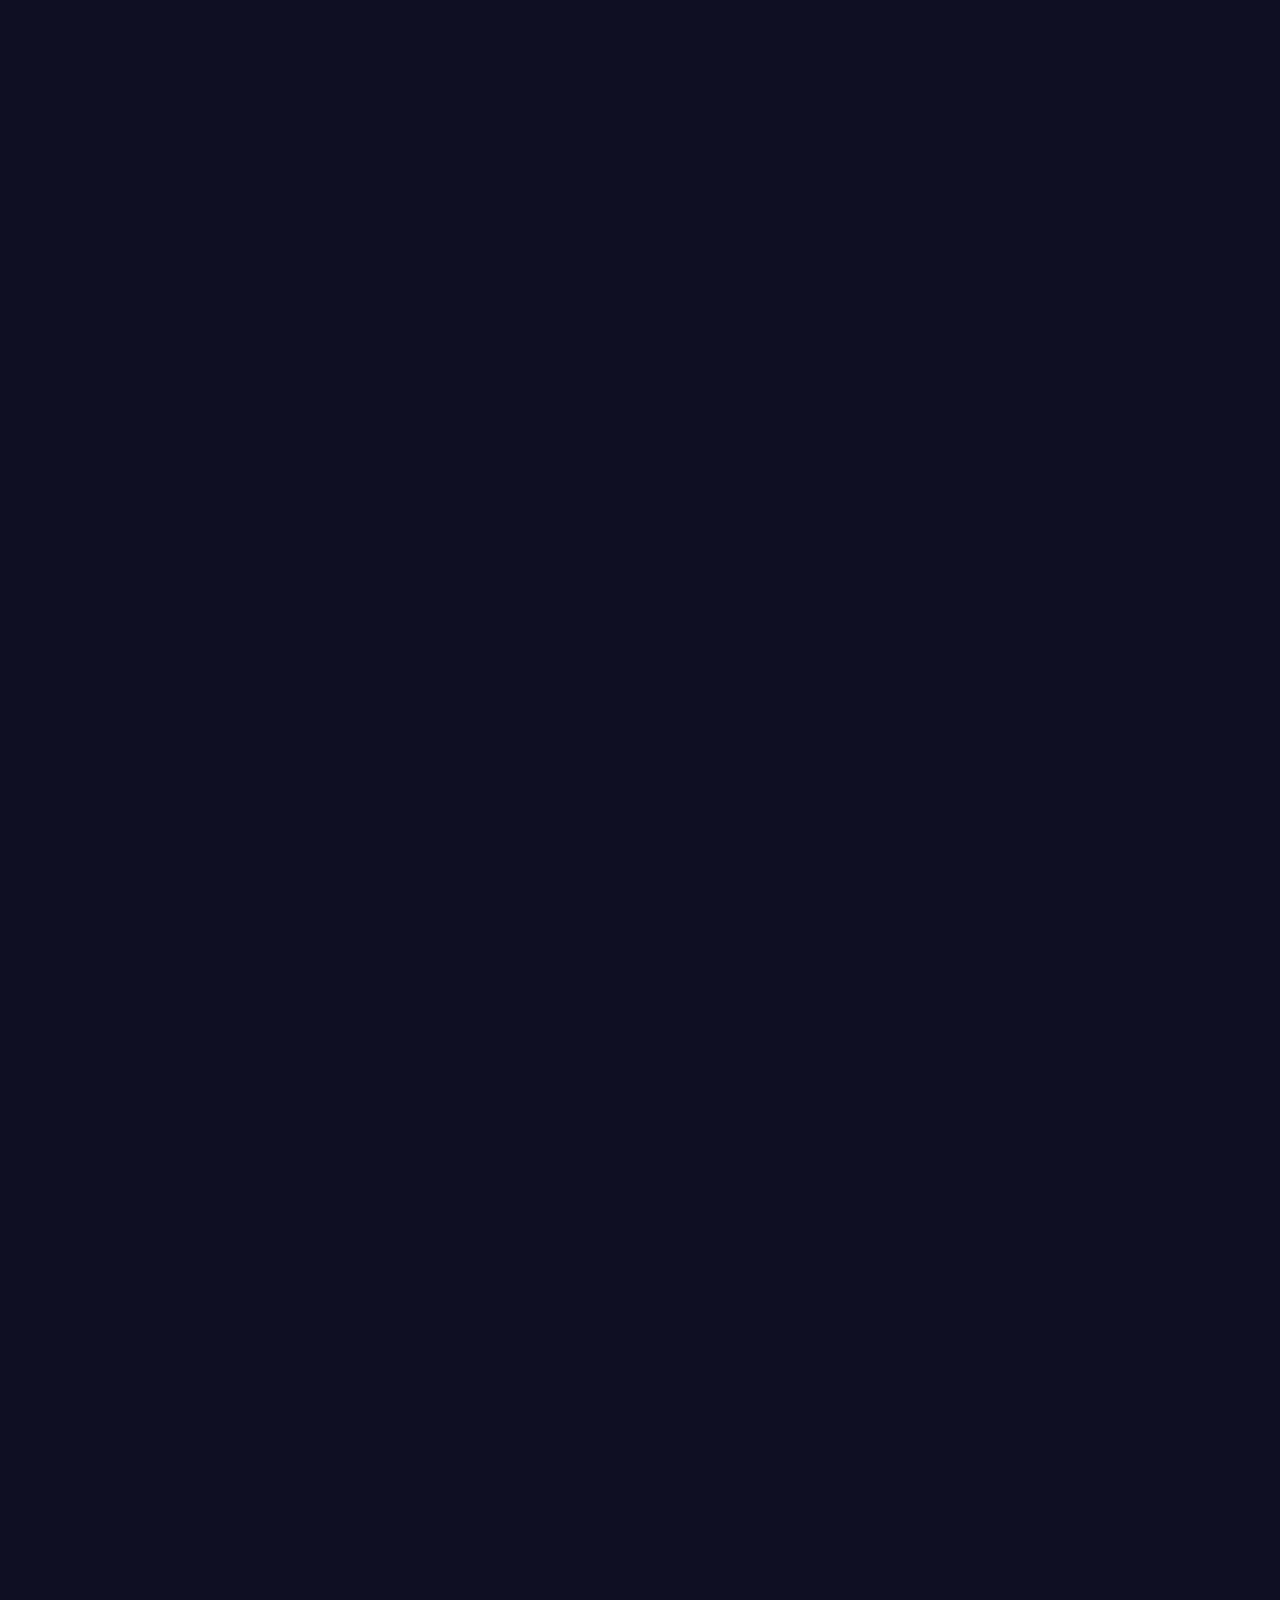
<file: ملفات شرح/git-github.html>
<!DOCTYPE html>
<html lang="ar" dir="rtl">

<head>
    <meta charset="UTF-8">
    <meta name="viewport" content="width=device-width, initial-scale=1.0">
    <title>دليل أوامر Git و GitHub الشامل</title>
    <link rel="stylesheet" href="git-github.css">
    <link href="https://fonts.googleapis.com/css2?family=Cairo:wght@300;400;600;700;800&display=swap" rel="stylesheet">
</head>

<body>
    <div class="container">
        <header class="header">
            <button class="theme-toggle" id="themeToggle" onclick="toggleTheme()">
                <span class="theme-icon sun">☀️</span>
                <span class="theme-icon moon">🌙</span>
            </button>
            <div class="header-content">
                <h1 class="main-title">
                    <span class="icon">🚀</span>
                    دليل أوامر Git و GitHub الشامل
                </h1>
                <p class="subtitle">جميع الأوامر مرتبة من الصفر للاحتراف</p>
            </div>
            <div class="search-container">
                <input type="text" id="searchInput" class="search-input" placeholder="🔍 ابحث عن أمر...">
            </div>
        </header>

        <div class="categories-nav">
            <button class="category-btn active" data-category="all">الكل</button>
            <button class="category-btn" data-category="setup">الإعداد الأولي</button>
            <button class="category-btn" data-category="basic">الأوامر الأساسية</button>
            <button class="category-btn" data-category="branch">الفروع</button>
            <button class="category-btn" data-category="remote">العمل عن بُعد</button>
            <button class="category-btn" data-category="advanced">متقدم</button>
            <button class="category-btn" data-category="ssh">SSH & GitHub</button>
            <button class="category-btn" data-category="scenarios">سيناريوهات عملية</button>
            <button class="category-btn" data-category="troubleshoot">حل المشاكل</button>
            <button class="category-btn" data-category="tips">نصائح مهمة</button>
            <button class="category-btn" data-category="gh-cli">GitHub CLI (gh)</button>
            <button class="category-btn" data-category="internals">بنية النظام (Internals)</button>
            <button class="category-btn" data-category="lfs">أدوات إضافية (LFS & Tools)</button>
            <button class="category-btn" data-category="workflow">احتراف سير العمل (Workflow)</button>
        </div>

        <div class="commands-grid" id="commandsGrid">
            <!-- Setup Commands -->
            <div class="command-card" data-category="setup">
                <div class="command-header">
                    <span class="command-number">1</span>
                    <h3 class="command-title">تثبيت Git</h3>
                    <span class="category-badge setup">إعداد</span>
                </div>
                <div class="command-code">
                    <code>git --version</code>
                    <button class="copy-btn" onclick="copyCommand(this)">نسخ</button>
                </div>
                <p class="command-description">التحقق من تثبيت Git والإصدار المثبت</p>
                <div class="command-note">
                    <span class="note-icon">💡</span>
                    <span>لا يحتاج تغيير - ينفذ كما هو</span>
                </div>
            </div>

            <div class="command-card" data-category="setup">
                <div class="command-header">
                    <span class="command-number">2</span>
                    <h3 class="command-title">إعداد الاسم</h3>
                    <span class="category-badge setup">إعداد</span>
                </div>
                <div class="command-code">
                    <code>git config --global user.name "Your Name"</code>
                    <button class="copy-btn" onclick="copyCommand(this)">نسخ</button>
                </div>
                <p class="command-description">تعيين اسمك الذي سيظهر في السجلات</p>
                <div class="command-note warning">
                    <span class="note-icon">⚠️</span>
                    <span>استبدل <strong>"Your Name"</strong> باسمك الحقيقي</span>
                </div>
            </div>

            <div class="command-card" data-category="setup">
                <div class="command-header">
                    <span class="command-number">3</span>
                    <h3 class="command-title">إعداد البريد الإلكتروني</h3>
                    <span class="category-badge setup">إعداد</span>
                </div>
                <div class="command-code">
                    <code>git config --global user.email "your.email@example.com"</code>
                    <button class="copy-btn" onclick="copyCommand(this)">نسخ</button>
                </div>
                <p class="command-description">تعيين بريدك الإلكتروني</p>
                <div class="command-note warning">
                    <span class="note-icon">⚠️</span>
                    <span>استبدل <strong>"your.email@example.com"</strong> ببريدك الإلكتروني</span>
                </div>
            </div>

            <div class="command-card" data-category="setup">
                <div class="command-header">
                    <span class="command-number">4</span>
                    <h3 class="command-title">عرض الإعدادات</h3>
                    <span class="category-badge setup">إعداد</span>
                </div>
                <div class="command-code">
                    <code>git config --list</code>
                    <button class="copy-btn" onclick="copyCommand(this)">نسخ</button>
                </div>
                <p class="command-description">عرض جميع إعدادات Git الحالية</p>
                <div class="command-note">
                    <span class="note-icon">💡</span>
                    <span>لا يحتاج تغيير</span>
                </div>
            </div>

            <!-- Basic Commands -->
            <div class="command-card" data-category="basic">
                <div class="command-header">
                    <span class="command-number">5</span>
                    <h3 class="command-title">إنشاء مستودع جديد</h3>
                    <span class="category-badge basic">أساسي</span>
                </div>
                <div class="command-code">
                    <code>git init</code>
                    <button class="copy-btn" onclick="copyCommand(this)">نسخ</button>
                </div>
                <p class="command-description">بدء مستودع Git جديد في المجلد الحالي</p>
                <div class="command-note">
                    <span class="note-icon">💡</span>
                    <span>نفذ هذا الأمر داخل مجلد مشروعك</span>
                </div>
            </div>

            <div class="command-card" data-category="basic">
                <div class="command-header">
                    <span class="command-number">6</span>
                    <h3 class="command-title">استنساخ مستودع</h3>
                    <span class="category-badge basic">أساسي</span>
                </div>
                <div class="command-code">
                    <code>git clone &lt;repository-url&gt;</code>
                    <button class="copy-btn" onclick="copyCommand(this)">نسخ</button>
                </div>
                <p class="command-description">نسخ مستودع من GitHub إلى جهازك</p>
                <div class="command-note warning">
                    <span class="note-icon">⚠️</span>
                    <span>استبدل <strong>&lt;repository-url&gt;</strong> برابط المستودع</span>
                </div>
            </div>

            <div class="command-card" data-category="basic">
                <div class="command-header">
                    <span class="command-number">7</span>
                    <h3 class="command-title">حالة المستودع</h3>
                    <span class="category-badge basic">أساسي</span>
                </div>
                <div class="command-code">
                    <code>git status</code>
                    <button class="copy-btn" onclick="copyCommand(this)">نسخ</button>
                </div>
                <p class="command-description">عرض حالة الملفات المعدلة والمضافة</p>
                <div class="command-note">
                    <span class="note-icon">💡</span>
                    <span>استخدم هذا الأمر بشكل متكرر لمعرفة الحالة</span>
                </div>
            </div>

            <div class="command-card" data-category="basic">
                <div class="command-header">
                    <span class="command-number">8</span>
                    <h3 class="command-title">إضافة ملف للتتبع</h3>
                    <span class="category-badge basic">أساسي</span>
                </div>
                <div class="command-code">
                    <code>git add &lt;file-name&gt;</code>
                    <button class="copy-btn" onclick="copyCommand(this)">نسخ</button>
                </div>
                <p class="command-description">إضافة ملف محدد لمنطقة التجهيز</p>
                <div class="command-note warning">
                    <span class="note-icon">⚠️</span>
                    <span>استبدل <strong>&lt;file-name&gt;</strong> باسم الملف</span>
                </div>
            </div>

            <div class="command-card" data-category="basic">
                <div class="command-header">
                    <span class="command-number">9</span>
                    <h3 class="command-title">إضافة جميع الملفات</h3>
                    <span class="category-badge basic">أساسي</span>
                </div>
                <div class="command-code">
                    <code>git add .</code>
                    <button class="copy-btn" onclick="copyCommand(this)">نسخ</button>
                </div>
                <p class="command-description">إضافة جميع الملفات المعدلة للتجهيز</p>
                <div class="command-note">
                    <span class="note-icon">💡</span>
                    <span>النقطة (.) تعني كل الملفات في المجلد الحالي</span>
                </div>
            </div>

            <div class="command-card" data-category="basic">
                <div class="command-header">
                    <span class="command-number">10</span>
                    <h3 class="command-title">حفظ التغييرات</h3>
                    <span class="category-badge basic">أساسي</span>
                </div>
                <div class="command-code">
                    <code>git commit -m "Your commit message"</code>
                    <button class="copy-btn" onclick="copyCommand(this)">نسخ</button>
                </div>
                <p class="command-description">حفظ التغييرات مع رسالة توضيحية</p>
                <div class="command-note warning">
                    <span class="note-icon">⚠️</span>
                    <span>استبدل <strong>"Your commit message"</strong> برسالة واضحة للتغييرات</span>
                </div>
            </div>

            <div class="command-card" data-category="basic">
                <div class="command-header">
                    <span class="command-number">11</span>
                    <h3 class="command-title">سجل الحفظ</h3>
                    <span class="category-badge basic">أساسي</span>
                </div>
                <div class="command-code">
                    <code>git log</code>
                    <button class="copy-btn" onclick="copyCommand(this)">نسخ</button>
                </div>
                <p class="command-description">عرض تاريخ جميع عمليات الحفظ</p>
                <div class="command-note">
                    <span class="note-icon">💡</span>
                    <span>للخروج اضغط Q</span>
                </div>
            </div>

            <div class="command-card" data-category="basic">
                <div class="command-header">
                    <span class="command-number">12</span>
                    <h3 class="command-title">سجل مختصر</h3>
                    <span class="category-badge basic">أساسي</span>
                </div>
                <div class="command-code">
                    <code>git log --oneline</code>
                    <button class="copy-btn" onclick="copyCommand(this)">نسخ</button>
                </div>
                <p class="command-description">عرض السجل بشكل مختصر</p>
                <div class="command-note">
                    <span class="note-icon">💡</span>
                    <span>أسهل للقراءة من الأمر السابق</span>
                </div>
            </div>

            <!-- Branch Commands -->
            <div class="command-card" data-category="branch">
                <div class="command-header">
                    <span class="command-number">13</span>
                    <h3 class="command-title">عرض الفروع</h3>
                    <span class="category-badge branch">فروع</span>
                </div>
                <div class="command-code">
                    <code>git branch</code>
                    <button class="copy-btn" onclick="copyCommand(this)">نسخ</button>
                </div>
                <p class="command-description">عرض جميع الفروع المحلية</p>
                <div class="command-note">
                    <span class="note-icon">💡</span>
                    <span>الفرع الحالي يظهر بعلامة *</span>
                </div>
            </div>

            <div class="command-card" data-category="branch">
                <div class="command-header">
                    <span class="command-number">14</span>
                    <h3 class="command-title">إنشاء فرع جديد</h3>
                    <span class="category-badge branch">فروع</span>
                </div>
                <div class="command-code">
                    <code>git branch &lt;branch-name&gt;</code>
                    <button class="copy-btn" onclick="copyCommand(this)">نسخ</button>
                </div>
                <p class="command-description">إنشاء فرع جديد</p>
                <div class="command-note warning">
                    <span class="note-icon">⚠️</span>
                    <span>استبدل <strong>&lt;branch-name&gt;</strong> باسم الفرع</span>
                </div>
            </div>

            <div class="command-card" data-category="branch">
                <div class="command-header">
                    <span class="command-number">15</span>
                    <h3 class="command-title">الانتقال لفرع</h3>
                    <span class="category-badge branch">فروع</span>
                </div>
                <div class="command-code">
                    <code>git checkout &lt;branch-name&gt;</code>
                    <button class="copy-btn" onclick="copyCommand(this)">نسخ</button>
                </div>
                <p class="command-description">الانتقال إلى فرع معين</p>
                <div class="command-note warning">
                    <span class="note-icon">⚠️</span>
                    <span>استبدل <strong>&lt;branch-name&gt;</strong> باسم الفرع</span>
                </div>
            </div>

            <div class="command-card" data-category="branch">
                <div class="command-header">
                    <span class="command-number">16</span>
                    <h3 class="command-title">إنشاء والانتقال لفرع</h3>
                    <span class="category-badge branch">فروع</span>
                </div>
                <div class="command-code">
                    <code>git checkout -b &lt;branch-name&gt;</code>
                    <button class="copy-btn" onclick="copyCommand(this)">نسخ</button>
                </div>
                <p class="command-description">إنشاء فرع جديد والانتقال إليه مباشرة</p>
                <div class="command-note warning">
                    <span class="note-icon">⚠️</span>
                    <span>استبدل <strong>&lt;branch-name&gt;</strong> باسم الفرع الجديد</span>
                </div>
            </div>

            <div class="command-card" data-category="branch">
                <div class="command-header">
                    <span class="command-number">17</span>
                    <h3 class="command-title">دمج فرع</h3>
                    <span class="category-badge branch">فروع</span>
                </div>
                <div class="command-code">
                    <code>git merge &lt;branch-name&gt;</code>
                    <button class="copy-btn" onclick="copyCommand(this)">نسخ</button>
                </div>
                <p class="command-description">دمج فرع معين مع الفرع الحالي</p>
                <div class="command-note warning">
                    <span class="note-icon">⚠️</span>
                    <span>استبدل <strong>&lt;branch-name&gt;</strong> باسم الفرع المراد دمجه</span>
                </div>
            </div>

            <div class="command-card" data-category="branch">
                <div class="command-header">
                    <span class="command-number">18</span>
                    <h3 class="command-title">حذف فرع</h3>
                    <span class="category-badge branch">فروع</span>
                </div>
                <div class="command-code">
                    <code>git branch -d &lt;branch-name&gt;</code>
                    <button class="copy-btn" onclick="copyCommand(this)">نسخ</button>
                </div>
                <p class="command-description">حذف فرع محلي</p>
                <div class="command-note warning">
                    <span class="note-icon">⚠️</span>
                    <span>استبدل <strong>&lt;branch-name&gt;</strong> باسم الفرع المراد حذفه</span>
                </div>
            </div>

            <!-- Remote Commands -->
            <div class="command-card" data-category="remote">
                <div class="command-header">
                    <span class="command-number">19</span>
                    <h3 class="command-title">ربط مستودع بعيد</h3>
                    <span class="category-badge remote">عن بُعد</span>
                </div>
                <div class="command-code">
                    <code>git remote add origin &lt;repository-url&gt;</code>
                    <button class="copy-btn" onclick="copyCommand(this)">نسخ</button>
                </div>
                <p class="command-description">ربط المستودع المحلي بمستودع GitHub</p>
                <div class="command-note warning">
                    <span class="note-icon">⚠️</span>
                    <span>استبدل <strong>&lt;repository-url&gt;</strong> برابط مستودع GitHub</span>
                </div>
            </div>

            <div class="command-card" data-category="remote">
                <div class="command-header">
                    <span class="command-number">20</span>
                    <h3 class="command-title">عرض المستودعات البعيدة</h3>
                    <span class="category-badge remote">عن بُعد</span>
                </div>
                <div class="command-code">
                    <code>git remote -v</code>
                    <button class="copy-btn" onclick="copyCommand(this)">نسخ</button>
                </div>
                <p class="command-description">عرض المستودعات البعيدة المربوطة</p>
                <div class="command-note">
                    <span class="note-icon">💡</span>
                    <span>لا يحتاج تغيير</span>
                </div>
            </div>

            <div class="command-card" data-category="remote">
                <div class="command-header">
                    <span class="command-number">21</span>
                    <h3 class="command-title">رفع التغييرات</h3>
                    <span class="category-badge remote">عن بُعد</span>
                </div>
                <div class="command-code">
                    <code>git push origin &lt;branch-name&gt;</code>
                    <button class="copy-btn" onclick="copyCommand(this)">نسخ</button>
                </div>
                <p class="command-description">رفع التغييرات إلى GitHub</p>
                <div class="command-note warning">
                    <span class="note-icon">⚠️</span>
                    <span>استبدل <strong>&lt;branch-name&gt;</strong> باسم الفرع (غالباً main أو master)</span>
                </div>
            </div>

            <div class="command-card" data-category="remote">
                <div class="command-header">
                    <span class="command-number">22</span>
                    <h3 class="command-title">رفع فرع لأول مرة</h3>
                    <span class="category-badge remote">عن بُعد</span>
                </div>
                <div class="command-code">
                    <code>git push -u origin &lt;branch-name&gt;</code>
                    <button class="copy-btn" onclick="copyCommand(this)">نسخ</button>
                </div>
                <p class="command-description">رفع فرع جديد وتتبعه</p>
                <div class="command-note warning">
                    <span class="note-icon">⚠️</span>
                    <span>استخدم <strong>-u</strong> لأول مرة فقط لكل فرع</span>
                </div>
            </div>

            <div class="command-card" data-category="remote">
                <div class="command-header">
                    <span class="command-number">23</span>
                    <h3 class="command-title">سحب التغييرات</h3>
                    <span class="category-badge remote">عن بُعد</span>
                </div>
                <div class="command-code">
                    <code>git pull origin &lt;branch-name&gt;</code>
                    <button class="copy-btn" onclick="copyCommand(this)">نسخ</button>
                </div>
                <p class="command-description">سحب أحدث التغييرات من GitHub</p>
                <div class="command-note warning">
                    <span class="note-icon">⚠️</span>
                    <span>استبدل <strong>&lt;branch-name&gt;</strong> باسم الفرع</span>
                </div>
            </div>

            <div class="command-card" data-category="remote">
                <div class="command-header">
                    <span class="command-number">24</span>
                    <h3 class="command-title">جلب التحديثات</h3>
                    <span class="category-badge remote">عن بُعد</span>
                </div>
                <div class="command-code">
                    <code>git fetch</code>
                    <button class="copy-btn" onclick="copyCommand(this)">نسخ</button>
                </div>
                <p class="command-description">جلب التحديثات دون دمجها</p>
                <div class="command-note">
                    <span class="note-icon">💡</span>
                    <span>آمن - يجلب البيانات فقط دون تعديل ملفاتك</span>
                </div>
            </div>

            <!-- Advanced Commands -->
            <div class="command-card" data-category="advanced">
                <div class="command-header">
                    <span class="command-number">25</span>
                    <h3 class="command-title">إلغاء إضافة ملف</h3>
                    <span class="category-badge advanced">متقدم</span>
                </div>
                <div class="command-code">
                    <code>git reset &lt;file-name&gt;</code>
                    <button class="copy-btn" onclick="copyCommand(this)">نسخ</button>
                </div>
                <p class="command-description">إلغاء إضافة ملف من منطقة التجهيز</p>
                <div class="command-note warning">
                    <span class="note-icon">⚠️</span>
                    <span>استبدل <strong>&lt;file-name&gt;</strong> باسم الملف</span>
                </div>
            </div>

            <div class="command-card" data-category="advanced">
                <div class="command-header">
                    <span class="command-number">26</span>
                    <h3 class="command-title">التراجع عن آخر commit</h3>
                    <span class="category-badge advanced">متقدم</span>
                </div>
                <div class="command-code">
                    <code>git reset --soft HEAD~1</code>
                    <button class="copy-btn" onclick="copyCommand(this)">نسخ</button>
                </div>
                <p class="command-description">التراجع عن آخر حفظ مع الاحتفاظ بالتغييرات</p>
                <div class="command-note">
                    <span class="note-icon">💡</span>
                    <span>التغييرات تبقى في منطقة التجهيز</span>
                </div>
            </div>

            <div class="command-card" data-category="advanced">
                <div class="command-header">
                    <span class="command-number">27</span>
                    <h3 class="command-title">إلغاء التغييرات</h3>
                    <span class="category-badge advanced">متقدم</span>
                </div>
                <div class="command-code">
                    <code>git checkout -- &lt;file-name&gt;</code>
                    <button class="copy-btn" onclick="copyCommand(this)">نسخ</button>
                </div>
                <p class="command-description">التراجع عن تغييرات ملف معين</p>
                <div class="command-note warning">
                    <span class="note-icon">⚠️</span>
                    <span>خطر! سيحذف جميع التغييرات غير المحفوظة</span>
                </div>
            </div>

            <div class="command-card" data-category="advanced">
                <div class="command-header">
                    <span class="command-number">28</span>
                    <h3 class="command-title">حفظ مؤقت</h3>
                    <span class="category-badge advanced">متقدم</span>
                </div>
                <div class="command-code">
                    <code>git stash</code>
                    <button class="copy-btn" onclick="copyCommand(this)">نسخ</button>
                </div>
                <p class="command-description">حفظ التغييرات مؤقتاً دون commit</p>
                <div class="command-note">
                    <span class="note-icon">💡</span>
                    <span>مفيد للانتقال بين الفروع دون حفظ</span>
                </div>
            </div>

            <div class="command-card" data-category="advanced">
                <div class="command-header">
                    <span class="command-number">29</span>
                    <h3 class="command-title">استرجاع الحفظ المؤقت</h3>
                    <span class="category-badge advanced">متقدم</span>
                </div>
                <div class="command-code">
                    <code>git stash pop</code>
                    <button class="copy-btn" onclick="copyCommand(this)">نسخ</button>
                </div>
                <p class="command-description">استرجاع آخر حفظ مؤقت</p>
                <div class="command-note">
                    <span class="note-icon">💡</span>
                    <span>يحذف الحفظ المؤقت بعد الاسترجاع</span>
                </div>
            </div>

            <div class="command-card" data-category="advanced">
                <div class="command-header">
                    <span class="command-number">30</span>
                    <h3 class="command-title">عرض الاختلافات</h3>
                    <span class="category-badge advanced">متقدم</span>
                </div>
                <div class="command-code">
                    <code>git diff</code>
                    <button class="copy-btn" onclick="copyCommand(this)">نسخ</button>
                </div>
                <p class="command-description">عرض التغييرات غير المحفوظة</p>
                <div class="command-note">
                    <span class="note-icon">💡</span>
                    <span>يعرض كل سطر تم تغييره</span>
                </div>
            </div>

            <div class="command-card" data-category="advanced">
                <div class="command-header">
                    <span class="command-number">31</span>
                    <h3 class="command-title">تعديل آخر commit</h3>
                    <span class="category-badge advanced">متقدم</span>
                </div>
                <div class="command-code">
                    <code>git commit --amend -m "New message"</code>
                    <button class="copy-btn" onclick="copyCommand(this)">نسخ</button>
                </div>
                <p class="command-description">تعديل رسالة آخر commit</p>
                <div class="command-note warning">
                    <span class="note-icon">⚠️</span>
                    <span>استبدل <strong>"New message"</strong> بالرسالة الجديدة</span>
                </div>
            </div>

            <div class="command-card" data-category="advanced">
                <div class="command-header">
                    <span class="command-number">32</span>
                    <h3 class="command-title">عرض ملف .gitignore</h3>
                    <span class="category-badge advanced">متقدم</span>
                </div>
                <div class="command-code">
                    <code>cat .gitignore</code>
                    <button class="copy-btn" onclick="copyCommand(this)">نسخ</button>
                </div>
                <p class="command-description">عرض الملفات المستثناة من Git</p>
                <div class="command-note">
                    <span class="note-icon">💡</span>
                    <span>في Windows استخدم: type .gitignore</span>
                </div>
            </div>

            <div class="command-card" data-category="advanced">
                <div class="command-header">
                    <span class="command-number">33</span>
                    <h3 class="command-title">حذف فرع بعيد</h3>
                    <span class="category-badge advanced">متقدم</span>
                </div>
                <div class="command-code">
                    <code>git push origin --delete &lt;branch-name&gt;</code>
                    <button class="copy-btn" onclick="copyCommand(this)">نسخ</button>
                </div>
                <p class="command-description">حذف فرع من GitHub</p>
                <div class="command-note warning">
                    <span class="note-icon">⚠️</span>
                    <span>خطر! لا يمكن التراجع عن هذا</span>
                </div>
            </div>

            <div class="command-card" data-category="advanced">
                <div class="command-header">
                    <span class="command-number">34</span>
                    <h3 class="command-title">سحب جميع الفروع</h3>
                    <span class="category-badge advanced">متقدم</span>
                </div>
                <div class="command-code">
                    <code>git pull --all</code>
                    <button class="copy-btn" onclick="copyCommand(this)">نسخ</button>
                </div>
                <p class="command-description">سحب التحديثات من جميع الفروع</p>
                <div class="command-note">
                    <span class="note-icon">💡</span>
                    <span>مفيد للمشاريع الكبيرة</span>
                </div>
            </div>

            <div class="command-card" data-category="advanced">
                <div class="command-header">
                    <span class="command-number">35</span>
                    <h3 class="command-title">عرض سجل رسومي</h3>
                    <span class="category-badge advanced">متقدم</span>
                </div>
                <div class="command-code">
                    <code>git log --graph --oneline --all</code>
                    <button class="copy-btn" onclick="copyCommand(this)">نسخ</button>
                </div>
                <p class="command-description">عرض شجرة الفروع والحفظ بشكل رسومي</p>
                <div class="command-note">
                    <span class="note-icon">💡</span>
                    <span>رائع لفهم هيكل المشروع</span>
                </div>
            </div>

            <div class="command-card" data-category="advanced">
                <div class="command-header">
                    <span class="command-number">36</span>
                    <h3 class="command-title">تنظيف الملفات غير المتتبعة</h3>
                    <span class="category-badge advanced">متقدم</span>
                </div>
                <div class="command-code">
                    <code>git clean -fd</code>
                    <button class="copy-btn" onclick="copyCommand(this)">نسخ</button>
                </div>
                <p class="command-description">حذف الملفات والمجلدات غير المتتبعة</p>
                <div class="command-note warning">
                    <span class="note-icon">⚠️</span>
                    <span>خطر! يحذف الملفات نهائياً</span>
                </div>
            </div>

            <div class="command-card" data-category="advanced">
                <div class="command-header">
                    <span class="command-number">37</span>
                    <h3 class="command-title">Rebase</h3>
                    <span class="category-badge advanced">متقدم</span>
                </div>
                <div class="command-code">
                    <code>git rebase &lt;branch-name&gt;</code>
                    <button class="copy-btn" onclick="copyCommand(this)">نسخ</button>
                </div>
                <p class="command-description">إعادة تطبيق commits فوق فرع آخر</p>
                <div class="command-note warning">
                    <span class="note-icon">⚠️</span>
                    <span>للمستخدمين المتقدمين - قد يسبب تعارضات</span>
                </div>
            </div>

            <div class="command-card" data-category="advanced">
                <div class="command-header">
                    <span class="command-number">38</span>
                    <h3 class="command-title">Cherry Pick</h3>
                    <span class="category-badge advanced">متقدم</span>
                </div>
                <div class="command-code">
                    <code>git cherry-pick &lt;commit-hash&gt;</code>
                    <button class="copy-btn" onclick="copyCommand(this)">نسخ</button>
                </div>
                <p class="command-description">نسخ commit معين إلى الفرع الحالي</p>
                <div class="command-note warning">
                    <span class="note-icon">⚠️</span>
                    <span>احصل على hash من git log</span>
                </div>
            </div>

            <div class="command-card" data-category="advanced">
                <div class="command-header">
                    <span class="command-number">39</span>
                    <h3 class="command-title">إعادة تسمية فرع</h3>
                    <span class="category-badge advanced">متقدم</span>
                </div>
                <div class="command-code">
                    <code>git branch -m &lt;old-name&gt; &lt;new-name&gt;</code>
                    <button class="copy-btn" onclick="copyCommand(this)">نسخ</button>
                </div>
                <p class="command-description">تغيير اسم فرع</p>
                <div class="command-note warning">
                    <span class="note-icon">⚠️</span>
                    <span>استبدل الاسمين القديم والجديد</span>
                </div>
            </div>

            <div class="command-card" data-category="advanced">
                <div class="command-header">
                    <span class="command-number">40</span>
                    <h3 class="command-title">إنشاء Tag</h3>
                    <span class="category-badge advanced">متقدم</span>
                </div>
                <div class="command-code">
                    <code>git tag -a v1.0 -m "Version 1.0"</code>
                    <button class="copy-btn" onclick="copyCommand(this)">نسخ</button>
                </div>
                <p class="command-description">إنشاء علامة للإصدار</p>
                <div class="command-note warning">
                    <span class="note-icon">⚠️</span>
                    <span>غير رقم الإصدار والرسالة حسب الحاجة</span>
                </div>
            </div>

            <!-- Additional Advanced Commands -->
            <div class="command-card" data-category="advanced">
                <div class="command-header">
                    <span class="command-number">41</span>
                    <h3 class="command-title">التبديل للفرع (الطريقة الحديثة)</h3>
                    <span class="category-badge advanced">متقدم</span>
                </div>
                <div class="command-code">
                    <code>git switch &lt;branch-name&gt;</code>
                    <button class="copy-btn" onclick="copyCommand(this)">نسخ</button>
                </div>
                <p class="command-description">الطريقة الحديثة للانتقال بين الفروع (بديل checkout)</p>
                <div class="command-note warning">
                    <span class="note-icon">⚠️</span>
                    <span>استبدل <strong>&lt;branch-name&gt;</strong> باسم الفرع</span>
                </div>
            </div>

            <div class="command-card" data-category="advanced">
                <div class="command-header">
                    <span class="command-number">42</span>
                    <h3 class="command-title">إنشاء فرع بالطريقة الحديثة</h3>
                    <span class="category-badge advanced">متقدم</span>
                </div>
                <div class="command-code">
                    <code>git switch -c &lt;new-branch&gt;</code>
                    <button class="copy-btn" onclick="copyCommand(this)">نسخ</button>
                </div>
                <p class="command-description">إنشاء فرع والانتقال إليه (الطريقة الأحدث)</p>
                <div class="command-note warning">
                    <span class="note-icon">⚠️</span>
                    <span>استبدل <strong>&lt;new-branch&gt;</strong> باسم الفرع الجديد</span>
                </div>
            </div>

            <div class="command-card" data-category="advanced">
                <div class="command-header">
                    <span class="command-number">43</span>
                    <h3 class="command-title">استعادة ملف</h3>
                    <span class="category-badge advanced">متقدم</span>
                </div>
                <div class="command-code">
                    <code>git restore &lt;file-name&gt;</code>
                    <button class="copy-btn" onclick="copyCommand(this)">نسخ</button>
                </div>
                <p class="command-description">التراجع عن تغييرات ملف (الطريقة الحديثة)</p>
                <div class="command-note warning">
                    <span class="note-icon">⚠️</span>
                    <span>استبدل <strong>&lt;file-name&gt;</strong> باسم الملف</span>
                </div>
            </div>

            <div class="command-card" data-category="advanced">
                <div class="command-header">
                    <span class="command-number">44</span>
                    <h3 class="command-title">إزالة ملف من التتبع</h3>
                    <span class="category-badge advanced">متقدم</span>
                </div>
                <div class="command-code">
                    <code>git rm --cached &lt;file-name&gt;</code>
                    <button class="copy-btn" onclick="copyCommand(this)">نسخ</button>
                </div>
                <p class="command-description">إزالة ملف من Git مع الاحتفاظ به محلياً</p>
                <div class="command-note warning">
                    <span class="note-icon">⚠️</span>
                    <span>مفيد للملفات المضافة بالخطأ</span>
                </div>
            </div>

            <div class="command-card" data-category="advanced">
                <div class="command-header">
                    <span class="command-number">45</span>
                    <h3 class="command-title">حذف ملف نهائياً</h3>
                    <span class="category-badge advanced">متقدم</span>
                </div>
                <div class="command-code">
                    <code>git rm &lt;file-name&gt;</code>
                    <button class="copy-btn" onclick="copyCommand(this)">نسخ</button>
                </div>
                <p class="command-description">حذف ملف من Git ومن جهازك</p>
                <div class="command-note warning">
                    <span class="note-icon">⚠️</span>
                    <span>خطر! يحذف الملف نهائياً</span>
                </div>
            </div>

            <div class="command-card" data-category="advanced">
                <div class="command-header">
                    <span class="command-number">46</span>
                    <h3 class="command-title">نقل/إعادة تسمية ملف</h3>
                    <span class="category-badge advanced">متقدم</span>
                </div>
                <div class="command-code">
                    <code>git mv &lt;old-name&gt; &lt;new-name&gt;</code>
                    <button class="copy-btn" onclick="copyCommand(this)">نسخ</button>
                </div>
                <p class="command-description">نقل أو إعادة تسمية ملف مع التتبع التلقائي</p>
                <div class="command-note warning">
                    <span class="note-icon">⚠️</span>
                    <span>استبدل الاسمين القديم والجديد</span>
                </div>
            </div>

            <!-- SSH & GitHub Setup Commands -->
            <div class="command-card" data-category="ssh">
                <div class="command-header">
                    <span class="command-number">47</span>
                    <h3 class="command-title">توليد مفتاح SSH</h3>
                    <span class="category-badge ssh">SSH</span>
                </div>
                <div class="command-code">
                    <code>ssh-keygen -t ed25519 -C "your.email@example.com"</code>
                    <button class="copy-btn" onclick="copyCommand(this)">نسخ</button>
                </div>
                <p class="command-description">إنشاء مفتاح SSH للاتصال الآمن مع GitHub</p>
                <div class="command-note warning">
                    <span class="note-icon">⚠️</span>
                    <span>استبدل البريد الإلكتروني بحسابك على GitHub</span>
                </div>
            </div>

            <div class="command-card" data-category="ssh">
                <div class="command-header">
                    <span class="command-number">48</span>
                    <h3 class="command-title">بدء SSH Agent</h3>
                    <span class="category-badge ssh">SSH</span>
                </div>
                <div class="command-code">
                    <code>eval "$(ssh-agent -s)"</code>
                    <button class="copy-btn" onclick="copyCommand(this)">نسخ</button>
                </div>
                <p class="command-description">تشغيل SSH Agent في الخلفية</p>
                <div class="command-note">
                    <span class="note-icon">💡</span>
                    <span>نفذ قبل إضافة المفتاح</span>
                </div>
            </div>

            <div class="command-card" data-category="ssh">
                <div class="command-header">
                    <span class="command-number">49</span>
                    <h3 class="command-title">إضافة مفتاح SSH</h3>
                    <span class="category-badge ssh">SSH</span>
                </div>
                <div class="command-code">
                    <code>ssh-add ~/.ssh/id_ed25519</code>
                    <button class="copy-btn" onclick="copyCommand(this)">نسخ</button>
                </div>
                <p class="command-description">إضافة المفتاح الخاص إلى SSH Agent</p>
                <div class="command-note">
                    <span class="note-icon">💡</span>
                    <span>في Windows استخدم: C:\Users\YourName\.ssh\id_ed25519</span>
                </div>
            </div>

            <div class="command-card" data-category="ssh">
                <div class="command-header">
                    <span class="command-number">50</span>
                    <h3 class="command-title">عرض المفتاح العام</h3>
                    <span class="category-badge ssh">SSH</span>
                </div>
                <div class="command-code">
                    <code>cat ~/.ssh/id_ed25519.pub</code>
                    <button class="copy-btn" onclick="copyCommand(this)">نسخ</button>
                </div>
                <p class="command-description">عرض المفتاح العام لنسخه إلى GitHub</p>
                <div class="command-note">
                    <span class="note-icon">💡</span>
                    <span>في Windows استخدم: type بدلاً من cat</span>
                </div>
            </div>

            <div class="command-card" data-category="ssh">
                <div class="command-header">
                    <span class="command-number">51</span>
                    <h3 class="command-title">اختبار اتصال SSH</h3>
                    <span class="category-badge ssh">SSH</span>
                </div>
                <div class="command-code">
                    <code>ssh -T git@github.com</code>
                    <button class="copy-btn" onclick="copyCommand(this)">نسخ</button>
                </div>
                <p class="command-description">التحقق من اتصال SSH مع GitHub</p>
                <div class="command-note">
                    <span class="note-icon">💡</span>
                    <span>الرسالة الناجحة: "Hi username! You've successfully..."</span>
                </div>
            </div>

            <div class="command-card" data-category="ssh">
                <div class="command-header">
                    <span class="command-number">52</span>
                    <h3 class="command-title">تحويل رابط HTTPS إلى SSH</h3>
                    <span class="category-badge ssh">SSH</span>
                </div>
                <div class="command-code">
                    <code>git remote set-url origin git@github.com:username/repo.git</code>
                    <button class="copy-btn" onclick="copyCommand(this)">نسخ</button>
                </div>
                <p class="command-description">تغيير رابط المستودع من HTTPS إلى SSH</p>
                <div class="command-note warning">
                    <span class="note-icon">⚠️</span>
                    <span>استبدل <strong>username</strong> و <strong>repo</strong> بمعلوماتك</span>
                </div>
            </div>

            <div class="command-card" data-category="ssh">
                <div class="command-header">
                    <span class="command-number">53</span>
                    <h3 class="command-title">عرض رابط المستودع البعيد</h3>
                    <span class="category-badge ssh">SSH</span>
                </div>
                <div class="command-code">
                    <code>git remote get-url origin</code>
                    <button class="copy-btn" onclick="copyCommand(this)">نسخ</button>
                </div>
                <p class="command-description">معرفة نوع الاتصال الحالي (SSH أو HTTPS)</p>
                <div class="command-note">
                    <span class="note-icon">💡</span>
                    <span>SSH يبدأ بـ git@github.com - HTTPS يبدأ بـ https://</span>
                </div>
            </div>

            <!-- Practical Scenarios -->
            <div class="command-card" data-category="scenarios">
                <div class="command-header">
                    <span class="command-number">54</span>
                    <h3 class="command-title">السيناريو 1: نشر مشروع جديد</h3>
                    <span class="category-badge scenarios">سيناريو</span>
                </div>
                <div class="command-code">
                    <code>git init
git add .
git commit -m "Initial commit"
git remote add origin &lt;repo-url&gt;
git push -u origin main</code>
                    <button class="copy-btn" onclick="copyCommand(this)">نسخ</button>
                </div>
                <p class="command-description">الخطوات الكاملة لنشر مشروع جديد على GitHub</p>
                <div class="command-note warning">
                    <span class="note-icon">⚠️</span>
                    <span>أنشئ مستودع على GitHub أولاً، ثم استبدل &lt;repo-url&gt;</span>
                </div>
            </div>

            <div class="command-card" data-category="scenarios">
                <div class="command-header">
                    <span class="command-number">55</span>
                    <h3 class="command-title">السيناريو 2: المساهمة في مشروع</h3>
                    <span class="category-badge scenarios">سيناريو</span>
                </div>
                <div class="command-code">
                    <code>git clone &lt;repo-url&gt;
cd &lt;project-folder&gt;
git checkout -b feature-branch
# قم بالتعديلات
git add .
git commit -m "Add new feature"
git push origin feature-branch</code>
                    <button class="copy-btn" onclick="copyCommand(this)">نسخ</button>
                </div>
                <p class="command-description">استنساخ مشروع، إنشاء فرع، والمساهمة</p>
                <div class="command-note">
                    <span class="note-icon">💡</span>
                    <span>بعد Push افتح Pull Request على GitHub</span>
                </div>
            </div>

            <div class="command-card" data-category="scenarios">
                <div class="command-header">
                    <span class="command-number">56</span>
                    <h3 class="command-title">السيناريو 3: تحديث Fork</h3>
                    <span class="category-badge scenarios">سيناريو</span>
                </div>
                <div class="command-code">
                    <code>git remote add upstream &lt;original-repo-url&gt;
git fetch upstream
git checkout main
git merge upstream/main
git push origin main</code>
                    <button class="copy-btn" onclick="copyCommand(this)">نسخ</button>
                </div>
                <p class="command-description">تحديث نسختك (Fork) من المشروع الأصلي</p>
                <div class="command-note warning">
                    <span class="note-icon">⚠️</span>
                    <span>upstream = المشروع الأصلي، origin = نسختك</span>
                </div>
            </div>

            <div class="command-card" data-category="scenarios">
                <div class="command-header">
                    <span class="command-number">57</span>
                    <h3 class="command-title">السيناريو 4: حفظ عمل مؤقت</h3>
                    <span class="category-badge scenarios">سيناريو</span>
                </div>
                <div class="command-code">
                    <code>git stash
git checkout other-branch
# اعمل على الفرع الآخر
git checkout original-branch
git stash pop</code>
                    <button class="copy-btn" onclick="copyCommand(this)">نسخ</button>
                </div>
                <p class="command-description">حفظ التغييرات مؤقتاً للعمل على فرع آخر</p>
                <div class="command-note">
                    <span class="note-icon">💡</span>
                    <span>مفيد عند الحاجة للانتقال السريع بين المهام</span>
                </div>
            </div>

            <div class="command-card" data-category="scenarios">
                <div class="command-header">
                    <span class="command-number">58</span>
                    <h3 class="command-title">السيناريو 5: إصلاح آخر commit</h3>
                    <span class="category-badge scenarios">سيناريو</span>
                </div>
                <div class="command-code">
                    <code># عدل الملفات
git add .
git commit --amend --no-edit
git push --force-with-lease</code>
                    <button class="copy-btn" onclick="copyCommand(this)">نسخ</button>
                </div>
                <p class="command-description">تعديل آخر commit بعد Push</p>
                <div class="command-note warning">
                    <span class="note-icon">⚠️</span>
                    <span>استخدم --force-with-lease بدلاً من --force (أكثر أماناً)</span>
                </div>
            </div>

            <!-- Troubleshooting -->
            <div class="command-card" data-category="troubleshoot">
                <div class="command-header">
                    <span class="command-number">59</span>
                    <h3 class="command-title">حل: رفض GitHub التغييرات</h3>
                    <span class="category-badge troubleshoot">حل مشكلة</span>
                </div>
                <div class="command-code">
                    <code>git pull origin main --rebase
git push origin main</code>
                    <button class="copy-btn" onclick="copyCommand(this)">نسخ</button>
                </div>
                <p class="command-description">حل مشكلة "Updates were rejected"</p>
                <div class="command-note">
                    <span class="note-icon">💡</span>
                    <span>يحدث عند وجود تغييرات على GitHub غير موجودة محلياً</span>
                </div>
            </div>

            <div class="command-card" data-category="troubleshoot">
                <div class="command-header">
                    <span class="command-number">60</span>
                    <h3 class="command-title">حل: تعارض في الدمج (Merge Conflict)</h3>
                    <span class="category-badge troubleshoot">حل مشكلة</span>
                </div>
                <div class="command-code">
                    <code># عدل الملفات المتعارضة يدوياً
git add &lt;conflicted-files&gt;
git commit -m "Resolve merge conflict"
git push</code>
                    <button class="copy-btn" onclick="copyCommand(this)">نسخ</button>
                </div>
                <p class="command-description">حل التعارضات عند دمج الفروع</p>
                <div class="command-note warning">
                    <span class="note-icon">⚠️</span>
                    <span>ابحث عن &lt;&lt;&lt;&lt;&lt;&lt;&lt; و &gt;&gt;&gt;&gt;&gt;&gt;&gt; في الملفات</span>
                </div>
            </div>

            <div class="command-card" data-category="troubleshoot">
                <div class="command-header">
                    <span class="command-number">61</span>
                    <h3 class="command-title">حل: إلغاء Merge</h3>
                    <span class="category-badge troubleshoot">حل مشكلة</span>
                </div>
                <div class="command-code">
                    <code>git merge --abort</code>
                    <button class="copy-btn" onclick="copyCommand(this)">نسخ</button>
                </div>
                <p class="command-description">إلغاء عملية Merge قبل إتمامها</p>
                <div class="command-note">
                    <span class="note-icon">💡</span>
                    <span>يعيدك للحالة قبل بدء المدج</span>
                </div>
            </div>

            <div class="command-card" data-category="troubleshoot">
                <div class="command-header">
                    <span class="command-number">62</span>
                    <h3 class="command-title">حل: نسيت اسم الفرع</h3>
                    <span class="category-badge troubleshoot">حل مشكلة</span>
                </div>
                <div class="command-code">
                    <code>git branch -a</code>
                    <button class="copy-btn" onclick="copyCommand(this)">نسخ</button>
                </div>
                <p class="command-description">عرض جميع الفروع (المحلية والبعيدة)</p>
                <div class="command-note">
                    <span class="note-icon">💡</span>
                    <span>الفرع الحالي يظهر بلون مختلف مع علامة *</span>
                </div>
            </div>

            <div class="command-card" data-category="troubleshoot">
                <div class="command-header">
                    <span class="command-number">63</span>
                    <h3 class="command-title">حل: حذفت ملف بالخطأ</h3>
                    <span class="category-badge troubleshoot">حل مشكلة</span>
                </div>
                <div class="command-code">
                    <code>git restore &lt;file-name&gt;</code>
                    <button class="copy-btn" onclick="copyCommand(this)">نسخ</button>
                </div>
                <p class="command-description">استرجاع ملف محذوف قبل الـ commit</p>
                <div class="command-note warning">
                    <span class="note-icon">⚠️</span>
                    <span>يعمل فقط إذا لم تنفذ commit بعد</span>
                </div>
            </div>

            <div class="command-card" data-category="troubleshoot">
                <div class="command-header">
                    <span class="command-number">64</span>
                    <h3 class="command-title">حل: commit خاطئ</h3>
                    <span class="category-badge troubleshoot">حل مشكلة</span>
                </div>
                <div class="command-code">
                    <code>git revert &lt;commit-hash&gt;</code>
                    <button class="copy-btn" onclick="copyCommand(this)">نسخ</button>
                </div>
                <p class="command-description">إنشاء commit جديد يلغي commit سابق</p>
                <div class="command-note">
                    <span class="note-icon">💡</span>
                    <span>أفضل من reset للـ commits المنشورة</span>
                </div>
            </div>

            <div class="command-card" data-category="troubleshoot">
                <div class="command-header">
                    <span class="command-number">65</span>
                    <h3 class="command-title">حل: مستودع بعيد خاطئ</h3>
                    <span class="category-badge troubleshoot">حل مشكلة</span>
                </div>
                <div class="command-code">
                    <code>git remote remove origin
git remote add origin &lt;correct-url&gt;</code>
                    <button class="copy-btn" onclick="copyCommand(this)">نسخ</button>
                </div>
                <p class="command-description">تغيير رابط المستودع البعيد</p>
                <div class="command-note warning">
                    <span class="note-icon">⚠️</span>
                    <span>استبدل &lt;correct-url&gt; بالرابط الصحيح</span>
                </div>
            </div>

            <div class="command-card" data-category="troubleshoot">
                <div class="command-header">
                    <span class="command-number">66</span>
                    <h3 class="command-title">حل: ملفات كبيرة جداً</h3>
                    <span class="category-badge troubleshoot">حل مشكلة</span>
                </div>
                <div class="command-code">
                    <code># أضف للـ .gitignore
echo "large-file.zip" >> .gitignore
git rm --cached large-file.zip
git commit -m "Remove large file"</code>
                    <button class="copy-btn" onclick="copyCommand(this)">نسخ</button>
                </div>
                <p class="command-description">إزالة ملف كبير من التتبع</p>
                <div class="command-note">
                    <span class="note-icon">💡</span>
                    <span>GitHub لا يقبل ملفات أكبر من 100MB</span>
                </div>
            </div>

            <!-- Tips & Best Practices -->
            <div class="command-card" data-category="tips">
                <div class="command-header">
                    <span class="command-number">67</span>
                    <h3 class="command-title">نصيحة: اختصارات مفيدة</h3>
                    <span class="category-badge tips">نصيحة</span>
                </div>
                <div class="command-code">
                    <code>git config --global alias.co checkout
git config --global alias.br branch
git config --global alias.st status
git config --global alias.cm commit</code>
                    <button class="copy-btn" onclick="copyCommand(this)">نسخ</button>
                </div>
                <p class="command-description">إنشاء اختصارات للأوامر الشائعة</p>
                <div class="command-note">
                    <span class="note-icon">💡</span>
                    <span>بعدها استخدم: git co بدلاً من git checkout</span>
                </div>
            </div>

            <div class="command-card" data-category="tips">
                <div class="command-header">
                    <span class="command-number">68</span>
                    <h3 class="command-title">نصيحة: ألوان واضحة</h3>
                    <span class="category-badge tips">نصيحة</span>
                </div>
                <div class="command-code">
                    <code>git config --global color.ui auto</code>
                    <button class="copy-btn" onclick="copyCommand(this)">نسخ</button>
                </div>
                <p class="command-description">تفعيل الألوان لسهولة القراءة</p>
                <div class="command-note">
                    <span class="note-icon">💡</span>
                    <span>يجعل git status وأوامر أخرى ملونة</span>
                </div>
            </div>

            <div class="command-card" data-category="tips">
                <div class="command-header">
                    <span class="command-number">69</span>
                    <h3 class="command-title">نصيحة: عرض الفرع في Terminal</h3>
                    <span class="category-badge tips">نصيحة</span>
                </div>
                <div class="command-code">
                    <code># في .bashrc أو .zshrc
parse_git_branch() {
  git branch 2> /dev/null | sed -n 's/* \(.*\)/(\1)/p'
}
PS1='\u@\h \w$(parse_git_branch) $ '</code>
                    <button class="copy-btn" onclick="copyCommand(this)">نسخ</button>
                </div>
                <p class="command-description">عرض اسم الفرع الحالي في سطر الأوامر</p>
                <div class="command-note">
                    <span class="note-icon">💡</span>
                    <span>لا تنس تطبيق: source ~/.bashrc بعد التعديل</span>
                </div>
            </div>

            <div class="command-card" data-category="tips">
                <div class="command-header">
                    <span class="command-number">70</span>
                    <h3 class="command-title">نصيحة: تجاهل الملفات بشكل عام</h3>
                    <span class="category-badge tips">نصيحة</span>
                </div>
                <div class="command-code">
                    <code># إنشاء .gitignore
echo "node_modules/" >> .gitignore
echo ".env" >> .gitignore
echo "*.log" >> .gitignore
echo ".DS_Store" >> .gitignore</code>
                    <button class="copy-btn" onclick="copyCommand(this)">نسخ</button>
                </div>
                <p class="command-description">ملفات شائعة يجب تجاهلها</p>
                <div class="command-note">
                    <span class="note-icon">💡</span>
                    <span>استخدم gitignore.io لتوليد .gitignore حسب نوع المشروع</span>
                </div>
            </div>

            <div class="command-card" data-category="tips">
                <div class="command-header">
                    <span class="command-number">71</span>
                    <h3 class="command-title">نصيحة: رسائل commit واضحة</h3>
                    <span class="category-badge tips">نصيحة</span>
                </div>
                <div class="command-code">
                    <code># أمثلة جيدة:
git commit -m "feat: Add user authentication"
git commit -m "fix: Resolve login button bug"
git commit -m "docs: Update README with setup instructions"
git commit -m "refactor: Optimize database queries"</code>
                    <button class="copy-btn" onclick="copyCommand(this)">نسخ</button>
                </div>
                <p class="command-description">استخدم Conventional Commits</p>
                <div class="command-note">
                    <span class="note-icon">💡</span>
                    <span>feat (ميزة), fix (إصلاح), docs (توثيق), refactor (إعادة هيكلة)</span>
                </div>
            </div>

            <div class="command-card" data-category="tips">
                <div class="command-header">
                    <span class="command-number">72</span>
                    <h3 class="command-title">نصيحة: حفظ بيانات الدخول</h3>
                    <span class="category-badge tips">نصيحة</span>
                </div>
                <div class="command-code">
                    <code>git config --global credential.helper cache
# أو للحفظ الدائم:
git config --global credential.helper store</code>
                    <button class="copy-btn" onclick="copyCommand(this)">نسخ</button>
                </div>
                <p class="command-description">عدم طلب اسم المستخدم وكلمة المرور كل مرة</p>
                <div class="command-note warning">
                    <span class="note-icon">⚠️</span>
                    <span>الأفضل استخدام SSH بدلاً من حفظ كلمة المرور</span>
                </div>
            </div>

            <div class="command-card" data-category="tips">
                <div class="command-header">
                    <span class="command-number">73</span>
                    <h3 class="command-title">نصيحة: عرض الفروق بشكل أفضل</h3>
                    <span class="category-badge tips">نصيحة</span>
                </div>
                <div class="command-code">
                    <code>git diff --color-words</code>
                    <button class="copy-btn" onclick="copyCommand(this)">نسخ</button>
                </div>
                <p class="command-description">عرض الفروق على مستوى الكلمات</p>
                <div class="command-note">
                    <span class="note-icon">💡</span>
                    <span>أفضل من git diff العادي للتغييرات الصغيرة</span>
                </div>
            </div>

            <div class="command-card" data-category="tips">
                <div class="command-header">
                    <span class="command-number">74</span>
                    <h3 class="command-title">نصيحة: البحث في السجل</h3>
                    <span class="category-badge tips">نصيحة</span>
                </div>
                <div class="command-code">
                    <code>git log --grep="keyword"</code>
                    <button class="copy-btn" onclick="copyCommand(this)">نسخ</button>
                </div>
                <p class="command-description">البحث عن commits تحتوي على كلمة معينة</p>
                <div class="command-note warning">
                    <span class="note-icon">⚠️</span>
                    <span>استبدل <strong>keyword</strong> بالكلمة المراد البحث عنها</span>
                </div>
            </div>

            <div class="command-card" data-category="tips">
                <div class="command-header">
                    <span class="command-number">75</span>
                    <h3 class="command-title">نصيحة: معرفة من عدّل السطر</h3>
                    <span class="category-badge tips">نصيحة</span>
                </div>
                <div class="command-code">
                    <code>git blame &lt;file-name&gt;</code>
                    <button class="copy-btn" onclick="copyCommand(this)">نسخ</button>
                </div>
                <p class="command-description">معرفة من قام بتعديل كل سطر في الملف</p>
                <div class="command-note">
                    <span class="note-icon">💡</span>
                    <span>مفيد لتتبع مصدر التغييرات</span>
                </div>
            </div>

            <div class="command-card" data-category="tips">
                <div class="command-header">
                    <span class="command-number">76</span>
                    <h3 class="command-title">نصيحة: حجم المستودع</h3>
                    <span class="category-badge tips">نصيحة</span>
                </div>
                <div class="command-code">
                    <code>git count-objects -vH</code>
                    <button class="copy-btn" onclick="copyCommand(this)">نسخ</button>
                </div>
                <p class="command-description">معرفة حجم المستودع والملفات</p>
                <div class="command-note">
                    <span class="note-icon">💡</span>
                    <span>مفيد لمعرفة إذا كان المستودع كبير جداً</span>
                </div>
            </div>

            <div class="command-card" data-category="tips">
                <div class="command-header">
                    <span class="command-number">77</span>
                    <h3 class="command-title">نصيحة: إنشاء .gitkeep</h3>
                    <span class="category-badge tips">نصيحة</span>
                </div>
                <div class="command-code">
                    <code>touch folder/.gitkeep
git add folder/.gitkeep</code>
                    <button class="copy-btn" onclick="copyCommand(this)">نسخ</button>
                </div>
                <p class="command-description">حفظ مجلد فارغ في Git</p>
                <div class="command-note">
                    <span class="note-icon">💡</span>
                    <span>Git لا يتتبع المجلدات الفارغة بدون ملفات</span>
                </div>
            </div>

            <div class="command-card" data-category="tips">
                <div class="command-header">
                    <span class="command-number">78</span>
                    <h3 class="command-title">نصيحة: عرض ملفات commit معين</h3>
                    <span class="category-badge tips">نصيحة</span>
                </div>
                <div class="command-code">
                    <code>git show --name-only &lt;commit-hash&gt;</code>
                    <button class="copy-btn" onclick="copyCommand(this)">نسخ</button>
                </div>
                <p class="command-description">عرض الملفات المعدلة في commit معين</p>
                <div class="command-note warning">
                    <span class="note-icon">⚠️</span>
                    <span>احصل على hash من git log</span>
                </div>
            </div>

            <div class="command-card" data-category="tips">
                <div class="command-header">
                    <span class="command-number">79</span>
                    <h3 class="command-title">نصيحة: التحقق من النسخة النظيفة</h3>
                    <span class="category-badge tips">نصيحة</span>
                </div>
                <div class="command-code">
                    <code>git status --short</code>
                    <button class="copy-btn" onclick="copyCommand(this)">نسخ</button>
                </div>
                <p class="command-description">عرض حالة مختصرة للملفات</p>
                <div class="command-note">
                    <span class="note-icon">💡</span>
                    <span>M = معدل، A = مضاف، D = محذوف، ?? = غير متتبع</span>
                </div>
            </div>

            <div class="command-card" data-category="tips">
                <div class="command-header">
                    <span class="command-number">80</span>
                    <h3 class="command-title">نصيحة: إنشاء نسخة احتياطية</h3>
                    <span class="category-badge tips">نصيحة</span>
                </div>
                <div class="command-code">
                    <code>git bundle create backup.bundle --all</code>
                    <button class="copy-btn" onclick="copyCommand(this)">نسخ</button>
                </div>
                <p class="command-description">إنشاء نسخة احتياطية من المستودع بالكامل</p>
                <div class="command-note">
                    <span class="note-icon">💡</span>
                    <span>يمكن استرجاعها بـ: git clone backup.bundle</span>
                </div>
            </div>

            <!-- GitHub CLI Commands -->
            <div class="command-card" data-category="gh-cli">
                <div class="command-header">
                    <span class="command-number">81</span>
                    <h3 class="command-title">تسجيل الدخول</h3>
                    <span class="category-badge gh-cli">GitHub CLI</span>
                </div>
                <div class="command-code">
                    <code>gh auth login</code>
                    <button class="copy-btn" onclick="copyCommand(this)">نسخ</button>
                </div>
                <p class="command-description">بدء المصادقة مع GitHub</p>
                <div class="command-note">
                    <span class="note-icon">💡</span>
                    <span>اختر SSH أو HTTPS واتبع الخطوات</span>
                </div>
            </div>

            <div class="command-card" data-category="gh-cli">
                <div class="command-header">
                    <span class="command-number">82</span>
                    <h3 class="command-title">حالة الاتصال</h3>
                    <span class="category-badge gh-cli">GitHub CLI</span>
                </div>
                <div class="command-code">
                    <code>gh auth status</code>
                    <button class="copy-btn" onclick="copyCommand(this)">نسخ</button>
                </div>
                <p class="command-description">التحقق من حالة المصادقة الحالية</p>
                <div class="command-note">
                    <span class="note-icon">💡</span>
                    <span>يعرض الحساب المسجل والصلاحيات</span>
                </div>
            </div>

            <div class="command-card" data-category="gh-cli">
                <div class="command-header">
                    <span class="command-number">83</span>
                    <h3 class="command-title">إنشاء مستودع عن بُعد</h3>
                    <span class="category-badge gh-cli">GitHub CLI</span>
                </div>
                <div class="command-code">
                    <code>gh repo create</code>
                    <button class="copy-btn" onclick="copyCommand(this)">نسخ</button>
                </div>
                <p class="command-description">إنشاء مستودع جديد على GitHub مباشرة</p>
                <div class="command-note">
                    <span class="note-icon">💡</span>
                    <span>تفاعلي: يسألك عن الاسم والخصوصية</span>
                </div>
            </div>

            <div class="command-card" data-category="gh-cli">
                <div class="command-header">
                    <span class="command-number">84</span>
                    <h3 class="command-title">استنساخ ذكي</h3>
                    <span class="category-badge gh-cli">GitHub CLI</span>
                </div>
                <div class="command-code">
                    <code>gh repo clone &lt;repo&gt;</code>
                    <button class="copy-btn" onclick="copyCommand(this)">نسخ</button>
                </div>
                <p class="command-description">استنساخ مستودع (أسرع من git clone)</p>
                <div class="command-note">
                    <span class="note-icon">💡</span>
                    <span>يمكنك كتابة username/repo فقط</span>
                </div>
            </div>

            <div class="command-card" data-category="gh-cli">
                <div class="command-header">
                    <span class="command-number">85</span>
                    <h3 class="command-title">عرض في المتصفح</h3>
                    <span class="category-badge gh-cli">GitHub CLI</span>
                </div>
                <div class="command-code">
                    <code>gh repo view --web</code>
                    <button class="copy-btn" onclick="copyCommand(this)">نسخ</button>
                </div>
                <p class="command-description">فتح المستودع الحالي في المتصفح</p>
                <div class="command-note">
                    <span class="note-icon">💡</span>
                    <span>اختصار: gh browse</span>
                </div>
            </div>

            <div class="command-card" data-category="gh-cli">
                <div class="command-header">
                    <span class="command-number">86</span>
                    <h3 class="command-title">إنشاء Issue</h3>
                    <span class="category-badge gh-cli">GitHub CLI</span>
                </div>
                <div class="command-code">
                    <code>gh issue create</code>
                    <button class="copy-btn" onclick="copyCommand(this)">نسخ</button>
                </div>
                <p class="command-description">إنشاء مشكلة جديدة بشكل تفاعلي</p>
                <div class="command-note">
                    <span class="note-icon">💡</span>
                    <span>يمكنك إضافة --title و --body</span>
                </div>
            </div>

            <div class="command-card" data-category="gh-cli">
                <div class="command-header">
                    <span class="command-number">87</span>
                    <h3 class="command-title">سرد المشاكل</h3>
                    <span class="category-badge gh-cli">GitHub CLI</span>
                </div>
                <div class="command-code">
                    <code>gh issue list</code>
                    <button class="copy-btn" onclick="copyCommand(this)">نسخ</button>
                </div>
                <p class="command-description">عرض قائمة بالمشاكل المفتوحة</p>
                <div class="command-note">
                    <span class="note-icon">💡</span>
                    <span>استخدم --state all للكل</span>
                </div>
            </div>

            <div class="command-card" data-category="gh-cli">
                <div class="command-header">
                    <span class="command-number">88</span>
                    <h3 class="command-title">إنشاء Pull Request</h3>
                    <span class="category-badge gh-cli">GitHub CLI</span>
                </div>
                <div class="command-code">
                    <code>gh pr create</code>
                    <button class="copy-btn" onclick="copyCommand(this)">نسخ</button>
                </div>
                <p class="command-description">إنشاء طلب دمج للكود</p>
                <div class="command-note">
                    <span class="note-icon">💡</span>
                    <span>يأخذ العنوان من آخر commit تلقائياً</span>
                </div>
            </div>

            <div class="command-card" data-category="gh-cli">
                <div class="command-header">
                    <span class="command-number">89</span>
                    <h3 class="command-title">عرض Pull Requests</h3>
                    <span class="category-badge gh-cli">GitHub CLI</span>
                </div>
                <div class="command-code">
                    <code>gh pr list</code>
                    <button class="copy-btn" onclick="copyCommand(this)">نسخ</button>
                </div>
                <p class="command-description">عرض طلبات الدمج المفتوحة</p>
                <div class="command-note">
                    <span class="note-icon">💡</span>
                    <span>مفيد لمراجعة ما يحتاج دمج</span>
                </div>
            </div>

            <div class="command-card" data-category="gh-cli">
                <div class="command-header">
                    <span class="command-number">90</span>
                    <h3 class="command-title">تجربة Pull Request</h3>
                    <span class="category-badge gh-cli">GitHub CLI</span>
                </div>
                <div class="command-code">
                    <code>gh pr checkout &lt;number&gt;</code>
                    <button class="copy-btn" onclick="copyCommand(this)">نسخ</button>
                </div>
                <p class="command-description">تبديل للفرع الخاص بطلب دمج معين وتجربته</p>
                <div class="command-note warning">
                    <span class="note-icon">⚠️</span>
                    <span>استبدل &lt;number&gt; برقم الـ PR</span>
                </div>
            </div>

            <div class="command-card" data-category="gh-cli">
                <div class="command-header">
                    <span class="command-number">91</span>
                    <h3 class="command-title">إنشاء إصدار Release</h3>
                    <span class="category-badge gh-cli">GitHub CLI</span>
                </div>
                <div class="command-code">
                    <code>gh release create &lt;tag&gt;</code>
                    <button class="copy-btn" onclick="copyCommand(this)">نسخ</button>
                </div>
                <p class="command-description">إنشاء إصدار جديد من الكود</p>
                <div class="command-note">
                    <span class="note-icon">💡</span>
                    <span>يمكنك رفع ملفات معه</span>
                </div>
            </div>

            <div class="command-card" data-category="gh-cli">
                <div class="command-header">
                    <span class="command-number">92</span>
                    <h3 class="command-title">مزامنة Fork</h3>
                    <span class="category-badge gh-cli">GitHub CLI</span>
                </div>
                <div class="command-code">
                    <code>gh repo sync</code>
                    <button class="copy-btn" onclick="copyCommand(this)">نسخ</button>
                </div>
                <p class="command-description">تحديث النسخة الخاصة بك مع الأصل</p>
                <div class="command-note">
                    <span class="note-icon">💡</span>
                    <span>بديل سهل لأوامر fetch و merge</span>
                </div>
            </div>

            <div class="command-card" data-category="gh-cli">
                <div class="command-header">
                    <span class="command-number">93</span>
                    <h3 class="command-title">إنشاء Gist</h3>
                    <span class="category-badge gh-cli">GitHub CLI</span>
                </div>
                <div class="command-code">
                    <code>gh gist create &lt;file&gt;</code>
                    <button class="copy-btn" onclick="copyCommand(this)">نسخ</button>
                </div>
                <p class="command-description">نشأ مقتطف كود (Gist) من ملف</p>
                <div class="command-note">
                    <span class="note-icon">💡</span>
                    <span>أضف --public لجعله عاماً</span>
                </div>
            </div>

            <div class="command-card" data-category="gh-cli">
                <div class="command-header">
                    <span class="command-number">94</span>
                    <h3 class="command-title">نسخ المستودع (Fork)</h3>
                    <span class="category-badge gh-cli">GitHub CLI</span>
                </div>
                <div class="command-code">
                    <code>gh repo fork</code>
                    <button class="copy-btn" onclick="copyCommand(this)">نسخ</button>
                </div>
                <p class="command-description">إنشاء Fork للمستودع الحالي</p>
                <div class="command-note">
                    <span class="note-icon">💡</span>
                    <span>يسألك إذا كنت تريد استنساخه أيضاً</span>
                </div>
            </div>

            <div class="command-card" data-category="gh-cli">
                <div class="command-header">
                    <span class="command-number">95</span>
                    <h3 class="command-title">حذف مستودع</h3>
                    <span class="category-badge gh-cli">GitHub CLI</span>
                </div>
                <div class="command-code">
                    <code>gh repo delete &lt;repo&gt;</code>
                    <button class="copy-btn" onclick="copyCommand(this)">نسخ</button>
                </div>
                <p class="command-description">حذف مستودع من GitHub</p>
                <div class="command-note warning">
                    <span class="note-icon">⚠️</span>
                    <span>يطلب تأكيداً لأنه حذف نهائي</span>
                </div>
            </div>

            <div class="command-card" data-category="gh-cli">
                <div class="command-header">
                    <span class="command-number">96</span>
                    <h3 class="command-title">عرض Workflows</h3>
                    <span class="category-badge gh-cli">GitHub CLI</span>
                </div>
                <div class="command-code">
                    <code>gh workflow list</code>
                    <button class="copy-btn" onclick="copyCommand(this)">نسخ</button>
                </div>
                <p class="command-description">عرض قائمة بـ GitHub Actions Workflows</p>
                <div class="command-note">
                    <span class="note-icon">💡</span>
                    <span>لمعرفة سير العمليات المؤتمتة</span>
                </div>
            </div>

            <div class="command-card" data-category="gh-cli">
                <div class="command-header">
                    <span class="command-number">97</span>
                    <h3 class="command-title">تشغيل Workflow</h3>
                    <span class="category-badge gh-cli">GitHub CLI</span>
                </div>
                <div class="command-code">
                    <code>gh workflow run &lt;name&gt;</code>
                    <button class="copy-btn" onclick="copyCommand(this)">نسخ</button>
                </div>
                <p class="command-description">تشغيل Workflow يدوياً</p>
                <div class="command-note">
                    <span class="note-icon">💡</span>
                    <span>يمكن تمرير مدخلات بـ -f key=value</span>
                </div>
            </div>

            <div class="command-card" data-category="gh-cli">
                <div class="command-header">
                    <span class="command-number">98</span>
                    <h3 class="command-title">مشاهدة التشغيل</h3>
                    <span class="category-badge gh-cli">GitHub CLI</span>
                </div>
                <div class="command-code">
                    <code>gh run watch</code>
                    <button class="copy-btn" onclick="copyCommand(this)">نسخ</button>
                </div>
                <p class="command-description">متابعة حالة التشغيل الحالي حتى ينتهي</p>
                <div class="command-note">
                    <span class="note-icon">💡</span>
                    <span>يخرج تلقائياً عند انتهاء العملية</span>
                </div>
            </div>

            <div class="command-card" data-category="gh-cli">
                <div class="command-header">
                    <span class="command-number">99</span>
                    <h3 class="command-title">دمج PR</h3>
                    <span class="category-badge gh-cli">GitHub CLI</span>
                </div>
                <div class="command-code">
                    <code>gh pr merge &lt;number&gt;</code>
                    <button class="copy-btn" onclick="copyCommand(this)">نسخ</button>
                </div>
                <p class="command-description">دمج طلب سحب محدد</p>
                <div class="command-note warning">
                    <span class="note-icon">⚠️</span>
                    <span>يمكن استخدام أعلام مثل --squash أو --merge</span>
                </div>
            </div>

            <div class="command-card" data-category="gh-cli">
                <div class="command-header">
                    <span class="command-number">100</span>
                    <h3 class="command-title">رفض التغييرات</h3>
                    <span class="category-badge gh-cli">GitHub CLI</span>
                </div>
                <div class="command-code">
                    <code>gh pr close &lt;number&gt;</code>
                    <button class="copy-btn" onclick="copyCommand(this)">نسخ</button>
                </div>
                <p class="command-description">إغلاق طلب سحب دون دمج</p>
                <div class="command-note">
                    <span class="note-icon">💡</span>
                    <span>مفيد للطلبات الملغاة أو القديمة</span>
                </div>
            </div>

            <div class="command-card" data-category="gh-cli">
                <div class="command-header">
                    <span class="command-number">101</span>
                    <h3 class="command-title">تثبيت إضافة</h3>
                    <span class="category-badge gh-cli">GitHub CLI</span>
                </div>
                <div class="command-code">
                    <code>gh extension install &lt;name&gt;</code>
                    <button class="copy-btn" onclick="copyCommand(this)">نسخ</button>
                </div>
                <p class="command-description">تثبيت إضافة (Extension) لـ GitHub CLI</p>
                <div class="command-note">
                    <span class="note-icon">💡</span>
                    <span>مثال: gh extension install github/gh-copilot</span>
                </div>
            </div>

            <div class="command-card" data-category="gh-cli">
                <div class="command-header">
                    <span class="command-number">102</span>
                    <h3 class="command-title">عرض الإضافات</h3>
                    <span class="category-badge gh-cli">GitHub CLI</span>
                </div>
                <div class="command-code">
                    <code>gh extension list</code>
                    <button class="copy-btn" onclick="copyCommand(this)">نسخ</button>
                </div>
                <p class="command-description">عرض جميع الإضافات المثبتة</p>
                <div class="command-note">
                    <span class="note-icon">💡</span>
                    <span>يمكن تحديثها بـ gh extension upgrade --all</span>
                </div>
            </div>

            <div class="command-card" data-category="gh-cli">
                <div class="command-header">
                    <span class="command-number">103</span>
                    <h3 class="command-title">تعيين سر (Secret)</h3>
                    <span class="category-badge gh-cli">GitHub CLI</span>
                </div>
                <div class="command-code">
                    <code>gh secret set &lt;name&gt;</code>
                    <button class="copy-btn" onclick="copyCommand(this)">نسخ</button>
                </div>
                <p class="command-description">إضافة متغير سري للمستودع (Action Secret)</p>
                <div class="command-note warning">
                    <span class="note-icon">⚠️</span>
                    <span>تفاعلي: سيطلب منك القيمة أو يمكنك استخدام ملف</span>
                </div>
            </div>

            <div class="command-card" data-category="gh-cli">
                <div class="command-header">
                    <span class="command-number">104</span>
                    <h3 class="command-title">عرض الأسرار</h3>
                    <span class="category-badge gh-cli">GitHub CLI</span>
                </div>
                <div class="command-code">
                    <code>gh secret list</code>
                    <button class="copy-btn" onclick="copyCommand(this)">نسخ</button>
                </div>
                <p class="command-description">عرض قائمة أسماء الأسرار الموجودة</p>
                <div class="command-note">
                    <span class="note-icon">💡</span>
                    <span>لا يعرض القيم (للحماية)</span>
                </div>
            </div>

            <div class="command-card" data-category="gh-cli">
                <div class="command-header">
                    <span class="command-number">105</span>
                    <h3 class="command-title">تعيين متغير</h3>
                    <span class="category-badge gh-cli">GitHub CLI</span>
                </div>
                <div class="command-code">
                    <code>gh variable set &lt;name&gt;</code>
                    <button class="copy-btn" onclick="copyCommand(this)">نسخ</button>
                </div>
                <p class="command-description">إضافة متغير غير سري (Variable)</p>
                <div class="command-note">
                    <span class="note-icon">💡</span>
                    <span>مفيد للإعدادات العامة في Actions</span>
                </div>
            </div>

            <div class="command-card" data-category="gh-cli">
                <div class="command-header">
                    <span class="command-number">106</span>
                    <h3 class="command-title">إعداد المحرر</h3>
                    <span class="category-badge gh-cli">GitHub CLI</span>
                </div>
                <div class="command-code">
                    <code>gh config set editor "code --wait"</code>
                    <button class="copy-btn" onclick="copyCommand(this)">نسخ</button>
                </div>
                <p class="command-description">تعيين VS Code كمحرر افتراضي لـ gh</p>
                <div class="command-note">
                    <span class="note-icon">💡</span>
                    <span>أو: nano, vim حسب تفضيلك</span>
                </div>
            </div>

            <div class="command-card" data-category="gh-cli">
                <div class="command-header">
                    <span class="command-number">107</span>
                    <h3 class="command-title">إنشاء اختصار</h3>
                    <span class="category-badge gh-cli">GitHub CLI</span>
                </div>
                <div class="command-code">
                    <code>gh alias set &lt;shortcut&gt; &lt;command&gt;</code>
                    <button class="copy-btn" onclick="copyCommand(this)">نسخ</button>
                </div>
                <p class="command-description">إنشاء اختصار مخصص لأمر طويل</p>
                <div class="command-note">
                    <span class="note-icon">💡</span>
                    <span>مثال: gh alias set co "pr checkout"</span>
                </div>
            </div>

            <div class="command-card" data-category="gh-cli">
                <div class="command-header">
                    <span class="command-number">108</span>
                    <h3 class="command-title">عرض التصنيفات</h3>
                    <span class="category-badge gh-cli">GitHub CLI</span>
                </div>
                <div class="command-code">
                    <code>gh label list</code>
                    <button class="copy-btn" onclick="copyCommand(this)">نسخ</button>
                </div>
                <p class="command-description">عرض Labels الموجودة في المستودع</p>
                <div class="command-note">
                    <span class="note-icon">💡</span>
                    <span>مع الألوان والوصف</span>
                </div>
            </div>

            <div class="command-card" data-category="gh-cli">
                <div class="command-header">
                    <span class="command-number">109</span>
                    <h3 class="command-title">إنشاء تصنيف</h3>
                    <span class="category-badge gh-cli">GitHub CLI</span>
                </div>
                <div class="command-code">
                    <code>gh label create &lt;name&gt;</code>
                    <button class="copy-btn" onclick="copyCommand(this)">نسخ</button>
                </div>
                <p class="command-description">إنشاء Label جديد</p>
                <div class="command-note">
                    <span class="note-icon">💡</span>
                    <span>استخدم --color لتعيين اللون</span>
                </div>
            </div>

            <div class="command-card" data-category="gh-cli">
                <div class="command-header">
                    <span class="command-number">110</span>
                    <h3 class="command-title">بحث عن مستودع</h3>
                    <span class="category-badge gh-cli">GitHub CLI</span>
                </div>
                <div class="command-code">
                    <code>gh search repos &lt;query&gt;</code>
                    <button class="copy-btn" onclick="copyCommand(this)">نسخ</button>
                </div>
                <p class="command-description">البحث عن مستودعات في GitHub بالكامل</p>
                <div class="command-note">
                    <span class="note-icon">💡</span>
                    <span>يمكن استخدام فلاتر مثل --language</span>
                </div>
            </div>

            <div class="command-card" data-category="gh-cli">
                <div class="command-header">
                    <span class="command-number">111</span>
                    <h3 class="command-title">فتح Codespace</h3>
                    <span class="category-badge gh-cli">GitHub CLI</span>
                </div>
                <div class="command-code">
                    <code>gh codespace create</code>
                    <button class="copy-btn" onclick="copyCommand(this)">نسخ</button>
                </div>
                <p class="command-description">إنشاء مساحة عمل سحابية للمستودع</p>
                <div class="command-note">
                    <span class="note-icon">💡</span>
                    <span>يوفر بيئة تطوير كاملة في السحابة</span>
                </div>
            </div>

            <div class="command-card" data-category="gh-cli">
                <div class="command-header">
                    <span class="command-number">112</span>
                    <h3 class="command-title">تحميل إصدار</h3>
                    <span class="category-badge gh-cli">GitHub CLI</span>
                </div>
                <div class="command-code">
                    <code>gh release download &lt;tag&gt;</code>
                    <button class="copy-btn" onclick="copyCommand(this)">نسخ</button>
                </div>
                <p class="command-description">تحميل الأصول (Assets) المرفقة بإصدار</p>
                <div class="command-note">
                    <span class="note-icon">💡</span>
                    <span>يحمل الملفات المحزمة مثل .zip أو .exe</span>
                </div>
            </div>

            <!-- More Git Commands -->
            <div class="command-card" data-category="advanced">
                <div class="command-header">
                    <span class="command-number">113</span>
                    <h3 class="command-title">تحديد الفرع الافتراضي</h3>
                    <span class="category-badge advanced">متقدم</span>
                </div>
                <div class="command-code">
                    <code>git config --global init.defaultBranch main</code>
                    <button class="copy-btn" onclick="copyCommand(this)">نسخ</button>
                </div>
                <p class="command-description">تغيير اسم الفرع الافتراضي من master إلى main</p>
                <div class="command-note">
                    <span class="note-icon">💡</span>
                    <span>أفضل للمشاريع الجديدة</span>
                </div>
            </div>

            <div class="command-card" data-category="advanced">
                <div class="command-header">
                    <span class="command-number">114</span>
                    <h3 class="command-title">محرر Git الافتراضي</h3>
                    <span class="category-badge advanced">متقدم</span>
                </div>
                <div class="command-code">
                    <code>git config --global core.editor "code --wait"</code>
                    <button class="copy-btn" onclick="copyCommand(this)">نسخ</button>
                </div>
                <p class="command-description">جعل VS Code المحرر الرسمي لرسائل commit</p>
                <div class="command-note">
                    <span class="note-icon">💡</span>
                    <span>يسهل كتابة رسائل الدمج الطويلة</span>
                </div>
            </div>

            <div class="command-card" data-category="advanced">
                <div class="command-header">
                    <span class="command-number">115</span>
                    <h3 class="command-title">التنظيف التلقائي</h3>
                    <span class="category-badge advanced">متقدم</span>
                </div>
                <div class="command-code">
                    <code>git config --global fetch.prune true</code>
                    <button class="copy-btn" onclick="copyCommand(this)">نسخ</button>
                </div>
                <p class="command-description">حذف مراجع الفروع البعيدة المحذوفة تلقائياً</p>
                <div class="command-note">
                    <span class="note-icon">💡</span>
                    <span>يحافظ على قائمة الفروع نظيفة</span>
                </div>
            </div>

            <div class="command-card" data-category="advanced">
                <div class="command-header">
                    <span class="command-number">116</span>
                    <h3 class="command-title">الصندوق الأسود (Reflog)</h3>
                    <span class="category-badge advanced">متقدم</span>
                </div>
                <div class="command-code">
                    <code>git reflog</code>
                    <button class="copy-btn" onclick="copyCommand(this)">نسخ</button>
                </div>
                <p class="command-description">عرض كل حركة تمت في المستودع (حتى المحذوفة)</p>
                <div class="command-note warning">
                    <span class="note-icon">⚠️</span>
                    <span>المنقذ الأول عند الكوارث واستعادة المحذوف</span>
                </div>
            </div>

            <div class="command-card" data-category="advanced">
                <div class="command-header">
                    <span class="command-number">117</span>
                    <h3 class="command-title">إحصائيات المساهمين</h3>
                    <span class="category-badge advanced">متقدم</span>
                </div>
                <div class="command-code">
                    <code>git shortlog -sn</code>
                    <button class="copy-btn" onclick="copyCommand(this)">نسخ</button>
                </div>
                <p class="command-description">عرض عدد الـ commits لكل مساهم</p>
                <div class="command-note">
                    <span class="note-icon">💡</span>
                    <span>يرتبهم من الأكثر مساهمة للأقل</span>
                </div>
            </div>

            <div class="command-card" data-category="advanced">
                <div class="command-header">
                    <span class="command-number">118</span>
                    <h3 class="command-title">تغييرات منطقة التجهيز</h3>
                    <span class="category-badge advanced">متقدم</span>
                </div>
                <div class="command-code">
                    <code>git diff --staged</code>
                    <button class="copy-btn" onclick="copyCommand(this)">نسخ</button>
                </div>
                <p class="command-description">عرض الفرق في الملفات الجاهزة للـ commit</p>
                <div class="command-note">
                    <span class="note-icon">💡</span>
                    <span>يختلف عن git diff الذي يعرض غير المضاف</span>
                </div>
            </div>

            <div class="command-card" data-category="advanced">
                <div class="command-header">
                    <span class="command-number">119</span>
                    <h3 class="command-title">قائمة الملفات المتتبعة</h3>
                    <span class="category-badge advanced">متقدم</span>
                </div>
                <div class="command-code">
                    <code>git ls-files</code>
                    <button class="copy-btn" onclick="copyCommand(this)">نسخ</button>
                </div>
                <p class="command-description">عرض "فهرس" الملفات التي يعرفها Git</p>
                <div class="command-note">
                    <span class="note-icon">💡</span>
                    <span>مفيد لمعرفة الملفات المخفية المتتبعة</span>
                </div>
            </div>

            <div class="command-card" data-category="advanced">
                <div class="command-header">
                    <span class="command-number">120</span>
                    <h3 class="command-title">فحص التجاهل</h3>
                    <span class="category-badge advanced">متقدم</span>
                </div>
                <div class="command-code">
                    <code>git check-ignore -v &lt;file&gt;</code>
                    <button class="copy-btn" onclick="copyCommand(this)">نسخ</button>
                </div>
                <p class="command-description">معرفة أي قاعدة في .gitignore تتجاهل الملف</p>
                <div class="command-note">
                    <span class="note-icon">💡</span>
                    <span>يخبرك برقم السطر والملف</span>
                </div>
            </div>

            <div class="command-card" data-category="advanced">
                <div class="command-header">
                    <span class="command-number">121</span>
                    <h3 class="command-title">commit فارغ</h3>
                    <span class="category-badge advanced">متقدم</span>
                </div>
                <div class="command-code">
                    <code>git commit --allow-empty -m "Trigger Build"</code>
                    <button class="copy-btn" onclick="copyCommand(this)">نسخ</button>
                </div>
                <p class="command-description">إنشاء commit بدون تغييرات</p>
                <div class="command-note">
                    <span class="note-icon">💡</span>
                    <span>مفيد لإعادة تشغيل CI/CD دون تعديل كود</span>
                </div>
            </div>

            <div class="command-card" data-category="advanced">
                <div class="command-header">
                    <span class="command-number">122</span>
                    <h3 class="command-title">دمج تفاعلي (Interactive Rebase)</h3>
                    <span class="category-badge advanced">متقدم</span>
                </div>
                <div class="command-code">
                    <code>git rebase -i HEAD~3</code>
                    <button class="copy-btn" onclick="copyCommand(this)">نسخ</button>
                </div>
                <p class="command-description">تعديل/دمج/حذف آخر 3 commits</p>
                <div class="command-note warning">
                    <span class="note-icon">⚠️</span>
                    <span>أداة قوية جداً لتنظيف التاريخ قبل النشر</span>
                </div>
            </div>

            <div class="command-card" data-category="advanced">
                <div class="command-header">
                    <span class="command-number">123</span>
                    <h3 class="command-title">التراجع الآمن</h3>
                    <span class="category-badge advanced">متقدم</span>
                </div>
                <div class="command-code">
                    <code>git revert --no-commit &lt;hash&gt;</code>
                    <button class="copy-btn" onclick="copyCommand(this)">نسخ</button>
                </div>
                <p class="command-description">عكس تغييرات commit دون إنشاء commit جديد فوراً</p>
                <div class="command-note">
                    <span class="note-icon">💡</span>
                    <span>يسمح لك بمراجعة التراجع قبل الحفظ</span>
                </div>
            </div>

            <div class="command-card" data-category="advanced">
                <div class="command-header">
                    <span class="command-number">124</span>
                    <h3 class="command-title">الفروع المدمجة</h3>
                    <span class="category-badge advanced">متقدم</span>
                </div>
                <div class="command-code">
                    <code>git branch --merged</code>
                    <button class="copy-btn" onclick="copyCommand(this)">نسخ</button>
                </div>
                <p class="command-description">عرض الفروع التي تم دمجها بالفعل</p>
                <div class="command-note">
                    <span class="note-icon">💡</span>
                    <span>هذه الفروع آمنة للحذف</span>
                </div>
            </div>

            <div class="command-card" data-category="advanced">
                <div class="command-header">
                    <span class="command-number">125</span>
                    <h3 class="command-title">الفروع العالقة</h3>
                    <span class="category-badge advanced">متقدم</span>
                </div>
                <div class="command-code">
                    <code>git branch --no-merged</code>
                    <button class="copy-btn" onclick="copyCommand(this)">نسخ</button>
                </div>
                <p class="command-description">عرض الفروع التي لم تدمج بعد</p>
                <div class="command-note warning">
                    <span class="note-icon">⚠️</span>
                    <span>تحتوي على عمل قد يضيع إذا حذفتها</span>
                </div>
            </div>

            <div class="command-card" data-category="advanced">
                <div class="command-header">
                    <span class="command-number">126</span>
                    <h3 class="command-title">رفع العلامات (Tags)</h3>
                    <span class="category-badge advanced">متقدم</span>
                </div>
                <div class="command-code">
                    <code>git push --tags</code>
                    <button class="copy-btn" onclick="copyCommand(this)">نسخ</button>
                </div>
                <p class="command-description">رفع جميع العلامات Tags إلى GitHub</p>
                <div class="command-note">
                    <span class="note-icon">💡</span>
                    <span>git push العادي لا يرفع العلامات</span>
                </div>
            </div>

            <div class="command-card" data-category="advanced">
                <div class="command-header">
                    <span class="command-number">127</span>
                    <h3 class="command-title">تنظيف الجفاف (Dry Run)</h3>
                    <span class="category-badge advanced">متقدم</span>
                </div>
                <div class="command-code">
                    <code>git clean -n</code>
                    <button class="copy-btn" onclick="copyCommand(this)">نسخ</button>
                </div>
                <p class="command-description">عرض ما سيتم حذفه عند التنظيف (تجربة)</p>
                <div class="command-note">
                    <span class="note-icon">💡</span>
                    <span>دائماً استخدمه قبل git clean -fd</span>
                </div>
            </div>

            <div class="command-card" data-category="advanced">
                <div class="command-header">
                    <span class="command-number">128</span>
                    <h3 class="command-title">البحث في الكود (Grep)</h3>
                    <span class="category-badge advanced">متقدم</span>
                </div>
                <div class="command-code">
                    <code>git grep "text"</code>
                    <button class="copy-btn" onclick="copyCommand(this)">نسخ</button>
                </div>
                <p class="command-description">بحث فائق السرعة داخل ملفات المشروع</p>
                <div class="command-note">
                    <span class="note-icon">💡</span>
                    <span>أسرع بكثير من بحث المحرر</span>
                </div>
            </div>

            <div class="command-card" data-category="advanced">
                <div class="command-header">
                    <span class="command-number">129</span>
                    <h3 class="command-title">أرشفة المشروع</h3>
                    <span class="category-badge advanced">متقدم</span>
                </div>
                <div class="command-code">
                    <code>git archive --format=zip HEAD > project.zip</code>
                    <button class="copy-btn" onclick="copyCommand(this)">نسخ</button>
                </div>
                <p class="command-description">ضغط المشروع في ملف zip نظيف (بدون .git)</p>
                <div class="command-note">
                    <span class="note-icon">💡</span>
                    <span>مثالي لإرسال الكود للعميل</span>
                </div>
            </div>

            <div class="command-card" data-category="advanced">
                <div class="command-header">
                    <span class="command-number">130</span>
                    <h3 class="command-title">وصف الحالي</h3>
                    <span class="category-badge advanced">متقدم</span>
                </div>
                <div class="command-code">
                    <code>git describe</code>
                    <button class="copy-btn" onclick="copyCommand(this)">نسخ</button>
                </div>
                <p class="command-description">وصف مقروء لأحدث commit بناءً على Tags</p>
                <div class="command-note">
                    <span class="note-icon">💡</span>
                    <span>مثال: v1.0-4-g123abc</span>
                </div>
            </div>
            <div class="command-card" data-category="advanced">
                <div class="command-header">
                    <span class="command-number">131</span>
                    <h3 class="command-title">سجل المؤلف</h3>
                    <span class="category-badge advanced">متقدم</span>
                </div>
                <div class="command-code">
                    <code>git log --author="name"</code>
                    <button class="copy-btn" onclick="copyCommand(this)">نسخ</button>
                </div>
                <p class="command-description">عرض التعديلات التي قام بها شخص معين فقط</p>
                <div class="command-note">
                    <span class="note-icon">💡</span>
                    <span>مفيد لتقييم المساهمات</span>
                </div>
            </div>

            <div class="command-card" data-category="advanced">
                <div class="command-header">
                    <span class="command-number">132</span>
                    <h3 class="command-title">سجل زمني</h3>
                    <span class="category-badge advanced">متقدم</span>
                </div>
                <div class="command-code">
                    <code>git log --since="1 week ago"</code>
                    <button class="copy-btn" onclick="copyCommand(this)">نسخ</button>
                </div>
                <p class="command-description">عرض الـ commits خلال فترة زمنية محددة</p>
                <div class="command-note">
                    <span class="note-icon">💡</span>
                    <span>يقبل: "yesterday", "1 year ago", "2023-01-01"</span>
                </div>
            </div>

            <div class="command-card" data-category="advanced">
                <div class="command-header">
                    <span class="command-number">133</span>
                    <h3 class="command-title">سجل إحصائي</h3>
                    <span class="category-badge advanced">متقدم</span>
                </div>
                <div class="command-code">
                    <code>git log --stat</code>
                    <button class="copy-btn" onclick="copyCommand(this)">نسخ</button>
                </div>
                <p class="command-description">عرض السجل مع عدد الأسطر المضافة/المحذوفة</p>
                <div class="command-note">
                    <span class="note-icon">💡</span>
                    <span>نظرة سريعة على حجم التغييرات</span>
                </div>
            </div>

            <div class="command-card" data-category="advanced">
                <div class="command-header">
                    <span class="command-number">134</span>
                    <h3 class="command-title">عرض السابق</h3>
                    <span class="category-badge advanced">متقدم</span>
                </div>
                <div class="command-code">
                    <code>git show HEAD^</code>
                    <button class="copy-btn" onclick="copyCommand(this)">نسخ</button>
                </div>
                <p class="command-description">عرض تفاصيل الـ commit قبل الأخير مباشرة</p>
                <div class="command-note">
                    <span class="note-icon">💡</span>
                    <span>HEAD^ تعني الأب المباشر لـ HEAD</span>
                </div>
            </div>

            <div class="command-card" data-category="advanced">
                <div class="command-header">
                    <span class="command-number">135</span>
                    <h3 class="command-title">مقارنة الفروع</h3>
                    <span class="category-badge advanced">متقدم</span>
                </div>
                <div class="command-code">
                    <code>git diff main..develop</code>
                    <button class="copy-btn" onclick="copyCommand(this)">نسخ</button>
                </div>
                <p class="command-description">عرض الفروقات بين فرعين (مثلاً main و develop)</p>
                <div class="command-note">
                    <span class="note-icon">💡</span>
                    <span>يعرض الكود المختلف فقط</span>
                </div>
            </div>

            <div class="command-card" data-category="advanced">
                <div class="command-header">
                    <span class="command-number">136</span>
                    <h3 class="command-title">العودة للخلف</h3>
                    <span class="category-badge advanced">متقدم</span>
                </div>
                <div class="command-code">
                    <code>git checkout -</code>
                    <button class="copy-btn" onclick="copyCommand(this)">نسخ</button>
                </div>
                <p class="command-description">العودة سريعاً إلى الفرع الذي كنت فيه قبل الحالي</p>
                <div class="command-note">
                    <span class="note-icon">💡</span>
                    <span>مثل زر Back في المتصفح</span>
                </div>
            </div>

            <div class="command-card" data-category="advanced">
                <div class="command-header">
                    <span class="command-number">137</span>
                    <h3 class="command-title">قائمة المؤقت (Stash)</h3>
                    <span class="category-badge advanced">متقدم</span>
                </div>
                <div class="command-code">
                    <code>git stash list</code>
                    <button class="copy-btn" onclick="copyCommand(this)">نسخ</button>
                </div>
                <p class="command-description">عرض جميع العناصر المحفوظة في Stash</p>
                <div class="command-note">
                    <span class="note-icon">💡</span>
                    <span>تظهر كقائمة مرقمة stash@{0}, stash@{1}</span>
                </div>
            </div>

            <div class="command-card" data-category="advanced">
                <div class="command-header">
                    <span class="command-number">138</span>
                    <h3 class="command-title">حذف مؤقت</h3>
                    <span class="category-badge advanced">متقدم</span>
                </div>
                <div class="command-code">
                    <code>git stash drop</code>
                    <button class="copy-btn" onclick="copyCommand(this)">نسخ</button>
                </div>
                <p class="command-description">حذف أحدث عنصر في Stash دون استعادته</p>
                <div class="command-note warning">
                    <span class="note-icon">⚠️</span>
                    <span>يضيع المحتوى المحفوظ نهائياً</span>
                </div>
            </div>

            <div class="command-card" data-category="advanced">
                <div class="command-header">
                    <span class="command-number">139</span>
                    <h3 class="command-title">تنظيف المؤقت</h3>
                    <span class="category-badge advanced">متقدم</span>
                </div>
                <div class="command-code">
                    <code>git stash clear</code>
                    <button class="copy-btn" onclick="copyCommand(this)">نسخ</button>
                </div>
                <p class="command-description">حذف جميع العناصر في Stash</p>
                <div class="command-note warning">
                    <span class="note-icon">⚠️</span>
                    <span>يحذف كل الـ stashes المحفوظة</span>
                </div>
            </div>

            <div class="command-card" data-category="advanced">
                <div class="command-header">
                    <span class="command-number">140</span>
                    <h3 class="command-title">تسمية الفرع</h3>
                    <span class="category-badge advanced">متقدم</span>
                </div>
                <div class="command-code">
                    <code>git branch -m &lt;new-name&gt;</code>
                    <button class="copy-btn" onclick="copyCommand(this)">نسخ</button>
                </div>
                <p class="command-description">تغيير اسم الفرع الحالي</p>
                <div class="command-note">
                    <span class="note-icon">💡</span>
                    <span>تأكد أنك لست بحاجة لتحديث الرفع delete old, push new</span>
                </div>
            </div>

            <div class="command-card" data-category="advanced">
                <div class="command-header">
                    <span class="command-number">141</span>
                    <h3 class="command-title">إعادة تسمية المصدر</h3>
                    <span class="category-badge advanced">متقدم</span>
                </div>
                <div class="command-code">
                    <code>git remote rename origin dest</code>
                    <button class="copy-btn" onclick="copyCommand(this)">نسخ</button>
                </div>
                <p class="command-description">تغيير اسم الرابط البعيد من origin إلى اسم آخر</p>
                <div class="command-note">
                    <span class="note-icon">💡</span>
                    <span>مفيد عند العمل مع عدة مستودعات</span>
                </div>
            </div>

            <div class="command-card" data-category="advanced">
                <div class="command-header">
                    <span class="command-number">142</span>
                    <h3 class="command-title">حذف المصدر</h3>
                    <span class="category-badge advanced">متقدم</span>
                </div>
                <div class="command-code">
                    <code>git remote remove origin</code>
                    <button class="copy-btn" onclick="copyCommand(this)">نسخ</button>
                </div>
                <p class="command-description">حذف رابط المستودع البعيد</p>
                <div class="command-note warning">
                    <span class="note-icon">⚠️</span>
                    <span>لا يحذف الملفات، فقط فك الربط</span>
                </div>
            </div>

            <div class="command-card" data-category="advanced">
                <div class="command-header">
                    <span class="command-number">143</span>
                    <h3 class="command-title">تنظيف المراجع</h3>
                    <span class="category-badge advanced">متقدم</span>
                </div>
                <div class="command-code">
                    <code>git remote prune origin</code>
                    <button class="copy-btn" onclick="copyCommand(this)">نسخ</button>
                </div>
                <p class="command-description">حذف المراجع المحلية للفروع المحذوفة من GitHub</p>
                <div class="command-note">
                    <span class="note-icon">💡</span>
                    <span>ينظف الفروع التي تظهر بـ (deleted)</span>
                </div>
            </div>

            <div class="command-card" data-category="advanced">
                <div class="command-header">
                    <span class="command-number">144</span>
                    <h3 class="command-title">جلب وتنظيف</h3>
                    <span class="category-badge advanced">متقدم</span>
                </div>
                <div class="command-code">
                    <code>git fetch --prune</code>
                    <button class="copy-btn" onclick="copyCommand(this)">نسخ</button>
                </div>
                <p class="command-description">جلب التحديثات وتنظيف الفروع المحذوفة بخطوة واحدة</p>
                <div class="command-note">
                    <span class="note-icon">💡</span>
                    <span>أمر صيانة ممتاز</span>
                </div>
            </div>

            <div class="command-card" data-category="advanced">
                <div class="command-header">
                    <span class="command-number">145</span>
                    <h3 class="command-title">إضافة جزئية (Patch)</h3>
                    <span class="category-badge advanced">متقدم</span>
                </div>
                <div class="command-code">
                    <code>git add -p</code>
                    <button class="copy-btn" onclick="copyCommand(this)">نسخ</button>
                </div>
                <p class="command-description">إضافة أجزاء معينة من الملفات (Interactive Staging)</p>
                <div class="command-note">
                    <span class="note-icon">💡</span>
                    <span>يسألك عن كل تغيير: هل تريد إضافته؟ y/n</span>
                </div>
            </div>

            <div class="command-card" data-category="advanced">
                <div class="command-header">
                    <span class="command-number">146</span>
                    <h3 class="command-title">تحديث المعدل فقط</h3>
                    <span class="category-badge advanced">متقدم</span>
                </div>
                <div class="command-code">
                    <code>git add -u</code>
                    <button class="copy-btn" onclick="copyCommand(this)">نسخ</button>
                </div>
                <p class="command-description">إضافة الملفات المعدلة والمحذوفة فقط (دون الجديدة)</p>
                <div class="command-note">
                    <span class="note-icon">💡</span>
                    <span>تجاهل الملفات الجديدة غير المتتبعة</span>
                </div>
            </div>

            <div class="command-card" data-category="advanced">
                <div class="command-header">
                    <span class="command-number">147</span>
                    <h3 class="command-title">تدمير التغييرات</h3>
                    <span class="category-badge advanced">متقدم</span>
                </div>
                <div class="command-code">
                    <code>git reset --hard HEAD</code>
                    <button class="copy-btn" onclick="copyCommand(this)">نسخ</button>
                </div>
                <p class="command-description">حذف كل التغييرات غير المحفوظة والعودة لآخر commit</p>
                <div class="command-note warning">
                    <span class="note-icon">⚠️</span>
                    <span>خطر جداً: لا يمكن استرجاع المفقود</span>
                </div>
            </div>

            <div class="command-card" data-category="advanced">
                <div class="command-header">
                    <span class="command-number">148</span>
                    <h3 class="command-title">تطابق مع البعيد</h3>
                    <span class="category-badge advanced">متقدم</span>
                </div>
                <div class="command-code">
                    <code>git reset --hard origin/main</code>
                    <button class="copy-btn" onclick="copyCommand(this)">نسخ</button>
                </div>
                <p class="command-description">جعل الفرع المحلي يطابق الفرع البعيد تماماً وتجاهل أي تغييرات</p>
                <div class="command-note warning">
                    <span class="note-icon">⚠️</span>
                    <span>يحذف أي التزامات محلية غير مرفوعة</span>
                </div>
            </div>

            <div class="command-card" data-category="advanced">
                <div class="command-header">
                    <span class="command-number">149</span>
                    <h3 class="command-title">إلغاء Cherry Pick</h3>
                    <span class="category-badge advanced">متقدم</span>
                </div>
                <div class="command-code">
                    <code>git cherry-pick --abort</code>
                    <button class="copy-btn" onclick="copyCommand(this)">نسخ</button>
                </div>
                <p class="command-description">إلغاء عملية Cherry Pick عند حدوث تعارض</p>
                <div class="command-note">
                    <span class="note-icon">💡</span>
                    <span>يعيدك للحالة السابقة</span>
                </div>
            </div>

            <div class="command-card" data-category="advanced">
                <div class="command-header">
                    <span class="command-number">150</span>
                    <h3 class="command-title">إلغاء Rebase</h3>
                    <span class="category-badge advanced">متقدم</span>
                </div>
                <div class="command-code">
                    <code>git rebase --abort</code>
                    <button class="copy-btn" onclick="copyCommand(this)">نسخ</button>
                </div>
                <p class="command-description">إلغاء عملية إعادة الهيكلة (Rebase) بأمان</p>
                <div class="command-note">
                    <span class="note-icon">💡</span>
                    <span>الخيار الآمن عند التورط في تعارضات معقدة</span>
                </div>
            </div>

            <div class="command-card" data-category="advanced">
                <div class="command-header">
                    <span class="command-number">151</span>
                    <h3 class="command-title">إضافة Submodule</h3>
                    <span class="category-badge advanced">متقدم</span>
                </div>
                <div class="command-code">
                    <code>git submodule add &lt;url&gt;</code>
                    <button class="copy-btn" onclick="copyCommand(this)">نسخ</button>
                </div>
                <p class="command-description">تضمين مستودع Git داخل مستودع آخر</p>
                <div class="command-note">
                    <span class="note-icon">💡</span>
                    <span>مفيد للمكتبات المشتركة</span>
                </div>
            </div>

            <div class="command-card" data-category="advanced">
                <div class="command-header">
                    <span class="command-number">152</span>
                    <h3 class="command-title">تحديث Submodules</h3>
                    <span class="category-badge advanced">متقدم</span>
                </div>
                <div class="command-code">
                    <code>git submodule update --init</code>
                    <button class="copy-btn" onclick="copyCommand(this)">نسخ</button>
                </div>
                <p class="command-description">تحميل وتهيئة المستودعات الفرعية لأول مرة</p>
                <div class="command-note">
                    <span class="note-icon">💡</span>
                    <span>نفذ هذا بعد clone لمشروع يحتوي submodules</span>
                </div>
            </div>

            <div class="command-card" data-category="advanced">
                <div class="command-header">
                    <span class="command-number">153</span>
                    <h3 class="command-title">مساحة عمل جديدة</h3>
                    <span class="category-badge advanced">متقدم</span>
                </div>
                <div class="command-code">
                    <code>git worktree add ../new-feature</code>
                    <button class="copy-btn" onclick="copyCommand(this)">نسخ</button>
                </div>
                <p class="command-description">العمل على فرع آخر في مجلد منفصل دون تبديل الفروع</p>
                <div class="command-note">
                    <span class="note-icon">💡</span>
                    <span>يتيح لك فتح نسختين من المشروع في آن واحد</span>
                </div>
            </div>

            <div class="command-card" data-category="advanced">
                <div class="command-header">
                    <span class="command-number">154</span>
                    <h3 class="command-title">قائمة مساحات العمل</h3>
                    <span class="category-badge advanced">متقدم</span>
                </div>
                <div class="command-code">
                    <code>git worktree list</code>
                    <button class="copy-btn" onclick="copyCommand(this)">نسخ</button>
                </div>
                <p class="command-description">عرض جميع مساحات العمل الحالية (Worktrees)</p>
                <div class="command-note">
                    <span class="note-icon">💡</span>
                    <span>يظهر المسار والفرع المربوط</span>
                </div>
            </div>

            <div class="command-card" data-category="advanced">
                <div class="command-header">
                    <span class="command-number">155</span>
                    <h3 class="command-title">بدء Bisect</h3>
                    <span class="category-badge advanced">متقدم</span>
                </div>
                <div class="command-code">
                    <code>git bisect start</code>
                    <button class="copy-btn" onclick="copyCommand(this)">نسخ</button>
                </div>
                <p class="command-description">بدء عملية البحث عن الـ commit الذي سبب الخطأ</p>
                <div class="command-note">
                    <span class="note-icon">💡</span>
                    <span>استخدم bad و good بعدها لتحديد النطاق</span>
                </div>
            </div>

            <div class="command-card" data-category="advanced">
                <div class="command-header">
                    <span class="command-number">156</span>
                    <h3 class="command-title">Bisect سيء</h3>
                    <span class="category-badge advanced">متقدم</span>
                </div>
                <div class="command-code">
                    <code>git bisect bad</code>
                    <button class="copy-btn" onclick="copyCommand(this)">نسخ</button>
                </div>
                <p class="command-description">إخبار Git أن النسخة الحالية فيها المشكلة</p>
                <div class="command-note">
                    <span class="note-icon">💡</span>
                    <span>جزء من عملية البحث عن الأخطاء</span>
                </div>
            </div>

            <div class="command-card" data-category="advanced">
                <div class="command-header">
                    <span class="command-number">157</span>
                    <h3 class="command-title">Blame محدد</h3>
                    <span class="category-badge advanced">متقدم</span>
                </div>
                <div class="command-code">
                    <code>git blame -L 10,20 &lt;file&gt;</code>
                    <button class="copy-btn" onclick="copyCommand(this)">نسخ</button>
                </div>
                <p class="command-description">عرض تاريخ التعديل لأسطر محددة فقط</p>
                <div class="command-note">
                    <span class="note-icon">💡</span>
                    <span>مفيد للملفات الكبيرة</span>
                </div>
            </div>

            <div class="command-card" data-category="advanced">
                <div class="command-header">
                    <span class="command-number">158</span>
                    <h3 class="command-title">توقيع Commit</h3>
                    <span class="category-badge advanced">متقدم</span>
                </div>
                <div class="command-code">
                    <code>git commit -S -m "msg"</code>
                    <button class="copy-btn" onclick="copyCommand(this)">نسخ</button>
                </div>
                <p class="command-description">توقيع الـ commit رقمياً (GPG Signature)</p>
                <div class="command-note">
                    <span class="note-icon">💡</span>
                    <span>يظهر علامة Verified الخضراء على GitHub</span>
                </div>
            </div>

            <div class="command-card" data-category="advanced">
                <div class="command-header">
                    <span class="command-number">159</span>
                    <h3 class="command-title">حذف Tag بعيد</h3>
                    <span class="category-badge advanced">متقدم</span>
                </div>
                <div class="command-code">
                    <code>git push origin :refs/tags/v1.0</code>
                    <button class="copy-btn" onclick="copyCommand(this)">نسخ</button>
                </div>
                <p class="command-description">حذف علامة Tag من المستودع البعيد</p>
                <div class="command-note warning">
                    <span class="note-icon">⚠️</span>
                    <span>صيغة غريبة لكنها الطريقة الرسمية القديمة</span>
                </div>
            </div>

            <div class="command-card" data-category="advanced">
                <div class="command-header">
                    <span class="command-number">160</span>
                    <h3 class="command-title">جمع القمامة (GC)</h3>
                    <span class="category-badge advanced">متقدم</span>
                </div>
                <div class="command-code">
                    <code>git gc</code>
                    <button class="copy-btn" onclick="copyCommand(this)">نسخ</button>
                </div>
                <p class="command-description">تنظيف وتحسين أداء المستودع وضغط الملفات</p>
                <div class="command-note">
                    <span class="note-icon">💡</span>
                    <span>Git يقوم بهذا تلقائياً، لكن يمكن طلبه يدوياً</span>
                </div>
            </div>

            <div class="command-card" data-category="advanced">
                <div class="command-header">
                    <span class="command-number">161</span>
                    <h3 class="command-title">فحص الصحة (Fsck)</h3>
                    <span class="category-badge advanced">متقدم</span>
                </div>
                <div class="command-code">
                    <code>git fsck</code>
                    <button class="copy-btn" onclick="copyCommand(this)">نسخ</button>
                </div>
                <p class="command-description">فحص سلامة قاعدة بيانات Git بحثاً عن الفساد</p>
                <div class="command-note">
                    <span class="note-icon">💡</span>
                    <span>للتأكد من عدم تلف أي بيانات</span>
                </div>
            </div>

            <div class="command-card" data-category="advanced">
                <div class="command-header">
                    <span class="command-number">162</span>
                    <h3 class="command-title">المجلد الجذري</h3>
                    <span class="category-badge advanced">متقدم</span>
                </div>
                <div class="command-code">
                    <code>git rev-parse --show-toplevel</code>
                    <button class="copy-btn" onclick="copyCommand(this)">نسخ</button>
                </div>
                <p class="command-description">طباعة المسار الكامل للمجلد الرئيسي للمشروع</p>
                <div class="command-note">
                    <span class="note-icon">💡</span>
                    <span>مفيد في السكربتات (Scripts)</span>
                </div>
            </div>

            <div class="command-card" data-category="advanced">
                <div class="command-header">
                    <span class="command-number">163</span>
                    <h3 class="command-title">عدد Commits</h3>
                    <span class="category-badge advanced">متقدم</span>
                </div>
                <div class="command-code">
                    <code>git rev-list --count HEAD</code>
                    <button class="copy-btn" onclick="copyCommand(this)">نسخ</button>
                </div>
                <p class="command-description">حساب العدد الكلي للـ commit في الفرع الحالي</p>
                <div class="command-note">
                    <span class="note-icon">💡</span>
                    <span>رقم مفيد للإصدارات (Build Number)</span>
                </div>
            </div>

            <div class="command-card" data-category="advanced">
                <div class="command-header">
                    <span class="command-number">164</span>
                    <h3 class="command-title">تطبيق Patch</h3>
                    <span class="category-badge advanced">متقدم</span>
                </div>
                <div class="command-code">
                    <code>git apply &lt;file.patch&gt;</code>
                    <button class="copy-btn" onclick="copyCommand(this)">نسخ</button>
                </div>
                <p class="command-description">تطبيق تغييرات من ملف patch دون عمل commit</p>
                <div class="command-note">
                    <span class="note-icon">💡</span>
                    <span>لتجربة التغييرات قبل اعتمادها</span>
                </div>
            </div>

            <div class="command-card" data-category="advanced">
                <div class="command-header">
                    <span class="command-number">165</span>
                    <h3 class="command-title">تعديل الإعدادات</h3>
                    <span class="category-badge advanced">متقدم</span>
                </div>
                <div class="command-code">
                    <code>git config --global --edit</code>
                    <button class="copy-btn" onclick="copyCommand(this)">نسخ</button>
                </div>
                <p class="command-description">فتح ملف الإعدادات العام في المحرر</p>
                <div class="command-note">
                    <span class="note-icon">💡</span>
                    <span>أسهل من كتابة الأوامر واحداً تلو الآخر</span>
                </div>
            </div>

            <div class="command-card" data-category="advanced">
                <div class="command-header">
                    <span class="command-number">166</span>
                    <h3 class="command-title">دليل شامل</h3>
                    <span class="category-badge advanced">متقدم</span>
                </div>
                <div class="command-code">
                    <code>git help -a</code>
                    <button class="copy-btn" onclick="copyCommand(this)">نسخ</button>
                </div>
                <p class="command-description">عرض قائمة بجميع أوامر Git المتاحة</p>
                <div class="command-note">
                    <span class="note-icon">💡</span>
                    <span>القائمة طويلة جداً!</span>
                </div>
            </div>
            <div class="command-card" data-category="advanced">
                <div class="command-header">
                    <span class="command-number">167</span>
                    <h3 class="command-title">مصادر الإعدادات</h3>
                    <span class="category-badge advanced">متقدم</span>
                </div>
                <div class="command-code">
                    <code>git config --list --show-origin</code>
                    <button class="copy-btn" onclick="copyCommand(this)">نسخ</button>
                </div>
                <p class="command-description">عرض كل إعداد ومكان الملف القادم منه</p>
                <div class="command-note">
                    <span class="note-icon">💡</span>
                    <span>لمعرفة هل الإعداد global أم local</span>
                </div>
            </div>

            <div class="command-card" data-category="advanced">
                <div class="command-header">
                    <span class="command-number">168</span>
                    <h3 class="command-title">أدلة Git</h3>
                    <span class="category-badge advanced">متقدم</span>
                </div>
                <div class="command-code">
                    <code>git help -g</code>
                    <button class="copy-btn" onclick="copyCommand(this)">نسخ</button>
                </div>
                <p class="command-description">عرض قائمة بالأدلة التعليمية المضمنة في Git</p>
                <div class="command-note">
                    <span class="note-icon">💡</span>
                    <span>مثل tutorial, glossary, workflows</span>
                </div>
            </div>

            <div class="command-card" data-category="advanced">
                <div class="command-header">
                    <span class="command-number">169</span>
                    <h3 class="command-title">حالة مضغوطة</h3>
                    <span class="category-badge advanced">متقدم</span>
                </div>
                <div class="command-code">
                    <code>git status -sb</code>
                    <button class="copy-btn" onclick="copyCommand(this)">نسخ</button>
                </div>
                <p class="command-description">عرض الحالة بسطر واحد مع اسم الفرع</p>
                <div class="command-note">
                    <span class="note-icon">💡</span>
                    <span>s=short, b=branch</span>
                </div>
            </div>

            <div class="command-card" data-category="advanced">
                <div class="command-header">
                    <span class="command-number">170</span>
                    <h3 class="command-title">فرق الكلمات</h3>
                    <span class="category-badge advanced">متقدم</span>
                </div>
                <div class="command-code">
                    <code>git diff --word-diff</code>
                    <button class="copy-btn" onclick="copyCommand(this)">نسخ</button>
                </div>
                <p class="command-description">عرض التغييرات على مستوى الكلمات لا الأسطر</p>
                <div class="command-note">
                    <span class="note-icon">💡</span>
                    <span>ممتاز للنصوص والمقالات</span>
                </div>
            </div>

            <div class="command-card" data-category="advanced">
                <div class="command-header">
                    <span class="command-number">171</span>
                    <h3 class="command-title">شجرة جميلة</h3>
                    <span class="category-badge advanced">متقدم</span>
                </div>
                <div class="command-code">
                    <code>git log --graph --decorate --oneline</code>
                    <button class="copy-btn" onclick="copyCommand(this)">نسخ</button>
                </div>
                <p class="command-description">عرض سجل الـ Commits كشجرة ملونة ومختصرة</p>
                <div class="command-note">
                    <span class="note-icon">💡</span>
                    <span>يفضل عمل alias له باسم git lg</span>
                </div>
            </div>

            <div class="command-card" data-category="advanced">
                <div class="command-header">
                    <span class="command-number">172</span>
                    <h3 class="command-title">إيميلات المساهمين</h3>
                    <span class="category-badge advanced">متقدم</span>
                </div>
                <div class="command-code">
                    <code>git shortlog -se</code>
                    <button class="copy-btn" onclick="copyCommand(this)">نسخ</button>
                </div>
                <p class="command-description">إحصائيات المساهمين مع البريد الإلكتروني</p>
                <div class="command-note">
                    <span class="note-icon">💡</span>
                    <span>للتأكد من عدم وجود تكرار في الأسماء</span>
                </div>
            </div>

            <div class="command-card" data-category="advanced">
                <div class="command-header">
                    <span class="command-number">173</span>
                    <h3 class="command-title">تنظيف شامل</h3>
                    <span class="category-badge advanced">متقدم</span>
                </div>
                <div class="command-code">
                    <code>git clean -xdf</code>
                    <button class="copy-btn" onclick="copyCommand(this)">نسخ</button>
                </div>
                <p class="command-description">حذف كل الملفات غير المتتبعة حتى الموجودة في gitignore</p>
                <div class="command-note warning">
                    <span class="note-icon">⚠️</span>
                    <span>يعيد المستودع لحالة نظيفة تماماً كأنه جديد</span>
                </div>
            </div>

            <div class="command-card" data-category="advanced">
                <div class="command-header">
                    <span class="command-number">174</span>
                    <h3 class="command-title">جريب مرقم</h3>
                    <span class="category-badge advanced">متقدم</span>
                </div>
                <div class="command-code">
                    <code>git grep -n "text"</code>
                    <button class="copy-btn" onclick="copyCommand(this)">نسخ</button>
                </div>
                <p class="command-description">البحث عن نص مع إظهار أرقام الأسطر</p>
                <div class="command-note">
                    <span class="note-icon">💡</span>
                    <span>يسهل الوصول لمكان الكود</span>
                </div>
            </div>

            <div class="command-card" data-category="advanced">
                <div class="command-header">
                    <span class="command-number">175</span>
                    <h3 class="command-title">عرض من الفهرس</h3>
                    <span class="category-badge advanced">متقدم</span>
                </div>
                <div class="command-code">
                    <code>git show :file.txt</code>
                    <button class="copy-btn" onclick="copyCommand(this)">نسخ</button>
                </div>
                <p class="command-description">عرض محتوى الملف كما هو مخزن في منطقة التجهيز (Stage)</p>
                <div class="command-note">
                    <span class="note-icon">💡</span>
                    <span>للمقارنة قبل الـ commit</span>
                </div>
            </div>

            <div class="command-card" data-category="advanced">
                <div class="command-header">
                    <span class="command-number">176</span>
                    <h3 class="command-title">نقل ملف</h3>
                    <span class="category-badge advanced">متقدم</span>
                </div>
                <div class="command-code">
                    <code>git mv old_file new_file</code>
                    <button class="copy-btn" onclick="copyCommand(this)">نسخ</button>
                </div>
                <p class="command-description">نقل أو إعادة تسمية ملف مع الحفاظ على تاريخه</p>
                <div class="command-note">
                    <span class="note-icon">💡</span>
                    <span>أفضل من نقله يدوياً ثم إضافته</span>
                </div>
            </div>

            <div class="command-card" data-category="advanced">
                <div class="command-header">
                    <span class="command-number">177</span>
                    <h3 class="command-title">تاريخ دالة</h3>
                    <span class="category-badge advanced">متقدم</span>
                </div>
                <div class="command-code">
                    <code>git log -L :func:main.js</code>
                    <button class="copy-btn" onclick="copyCommand(this)">نسخ</button>
                </div>
                <p class="command-description">عرض تاريخ التغييرات لدالة (Function) معينة فقط</p>
                <div class="command-note warning">
                    <span class="note-icon">⚠️</span>
                    <span>أقوى أدوات التتبع في Git</span>
                </div>
            </div>

            <div class="command-card" data-category="advanced">
                <div class="command-header">
                    <span class="command-number">178</span>
                    <h3 class="command-title">مقارنة النطاقات</h3>
                    <span class="category-badge advanced">متقدم</span>
                </div>
                <div class="command-code">
                    <code>git range-diff master...topic</code>
                    <button class="copy-btn" onclick="copyCommand(this)">نسخ</button>
                </div>
                <p class="command-description">مقارنة الفروقات بين سلسلتين من الـ commits</p>
                <div class="command-note">
                    <span class="note-icon">💡</span>
                    <span>متقدم جداً لمراجعة الـ Rebases</span>
                </div>
            </div>

            <div class="command-card" data-category="advanced">
                <div class="command-header">
                    <span class="command-number">179</span>
                    <h3 class="command-title">تذكر الحلول (Rerere)</h3>
                    <span class="category-badge advanced">متقدم</span>
                </div>
                <div class="command-code">
                    <code>git config --global rerere.enabled true</code>
                    <button class="copy-btn" onclick="copyCommand(this)">نسخ</button>
                </div>
                <p class="command-description">تفعيل Reuse Recorded Resolution لحفظ حل التعارضات</p>
                <div class="command-note">
                    <span class="note-icon">💡</span>
                    <span>لن تضطر لحل نفس التعارض مرتين أبداً</span>
                </div>
            </div>

            <div class="command-card" data-category="advanced">
                <div class="command-header">
                    <span class="command-number">180</span>
                    <h3 class="command-title">فحص توقيع Commit</h3>
                    <span class="category-badge advanced">متقدم</span>
                </div>
                <div class="command-code">
                    <code>git verify-commit HEAD</code>
                    <button class="copy-btn" onclick="copyCommand(this)">نسخ</button>
                </div>
                <p class="command-description">التحقق من صحة توقيع GPG للـ commit الحالي</p>
                <div class="command-note">
                    <span class="note-icon">💡</span>
                    <span>للتأكد من هوية المرسل</span>
                </div>
            </div>

            <div class="command-card" data-category="gh-cli">
                <div class="command-header">
                    <span class="command-number">181</span>
                    <h3 class="command-title">تحديث الصلاحيات</h3>
                    <span class="category-badge gh-cli">GitHub CLI</span>
                </div>
                <div class="command-code">
                    <code>gh auth refresh -h github.com -s delete_repo</code>
                    <button class="copy-btn" onclick="copyCommand(this)">نسخ</button>
                </div>
                <p class="command-description">إضافة صلاحيات جديدة (Scope) لتوكن الدخول الحالي</p>
                <div class="command-note">
                    <span class="note-icon">💡</span>
                    <span>عندما يرفض القيام بأمر بسبب نقص الصلاحية</span>
                </div>
            </div>

            <div class="command-card" data-category="gh-cli">
                <div class="command-header">
                    <span class="command-number">182</span>
                    <h3 class="command-title">ربط Git بـ gh</h3>
                    <span class="category-badge gh-cli">GitHub CLI</span>
                </div>
                <div class="command-code">
                    <code>gh auth setup-git</code>
                    <button class="copy-btn" onclick="copyCommand(this)">نسخ</button>
                </div>
                <p class="command-description">إعداد git لاستخدام gh كمدير كلمات مرور</p>
                <div class="command-note">
                    <span class="note-icon">💡</span>
                    <span>يغنيك عن إدخال التوكن يدوياً</span>
                </div>
            </div>

            <div class="command-card" data-category="gh-cli">
                <div class="command-header">
                    <span class="command-number">183</span>
                    <h3 class="command-title">أرشفة مستودع</h3>
                    <span class="category-badge gh-cli">GitHub CLI</span>
                </div>
                <div class="command-code">
                    <code>gh repo archive &lt;repo&gt;</code>
                    <button class="copy-btn" onclick="copyCommand(this)">نسخ</button>
                </div>
                <p class="command-description">تحويل المستودع للقراءة فقط (Archive)</p>
                <div class="command-note warning">
                    <span class="note-icon">⚠️</span>
                    <span>لا يمكن التعديل عليه بعد ذلك إلا بفك الأرشفة</span>
                </div>
            </div>

            <div class="command-card" data-category="gh-cli">
                <div class="command-header">
                    <span class="command-number">184</span>
                    <h3 class="command-title">تغيير اسم المستودع</h3>
                    <span class="category-badge gh-cli">GitHub CLI</span>
                </div>
                <div class="command-code">
                    <code>gh repo rename &lt;new-name&gt;</code>
                    <button class="copy-btn" onclick="copyCommand(this)">نسخ</button>
                </div>
                <p class="command-description">إعادة تسمية المستودع على GitHub</p>
                <div class="command-note">
                    <span class="note-icon">💡</span>
                    <span>يقوم بتحديث الرابط المحلي تلقائياً</span>
                </div>
            </div>

            <div class="command-card" data-category="gh-cli">
                <div class="command-header">
                    <span class="command-number">185</span>
                    <h3 class="command-title">تثبيت مشكلة (Pin)</h3>
                    <span class="category-badge gh-cli">GitHub CLI</span>
                </div>
                <div class="command-code">
                    <code>gh issue pin &lt;number&gt;</code>
                    <button class="copy-btn" onclick="copyCommand(this)">نسخ</button>
                </div>
                <p class="command-description">تثبيت Issue في أعلى القائمة</p>
                <div class="command-note">
                    <span class="note-icon">💡</span>
                    <span>للمشاكل المهمة جداً</span>
                </div>
            </div>

            <div class="command-card" data-category="gh-cli">
                <div class="command-header">
                    <span class="command-number">186</span>
                    <h3 class="command-title">قفل المناقشة</h3>
                    <span class="category-badge gh-cli">GitHub CLI</span>
                </div>
                <div class="command-code">
                    <code>gh issue lock &lt;number&gt;</code>
                    <button class="copy-btn" onclick="copyCommand(this)">نسخ</button>
                </div>
                <p class="command-description">منع إضافة تعليقات جديدة على المشكلة</p>
                <div class="command-note warning">
                    <span class="note-icon">⚠️</span>
                    <span>للمواضيع المنتهية أو الجدلية</span>
                </div>
            </div>

            <div class="command-card" data-category="gh-cli">
                <div class="command-header">
                    <span class="command-number">187</span>
                    <h3 class="command-title">نقل المشكلة</h3>
                    <span class="category-badge gh-cli">GitHub CLI</span>
                </div>
                <div class="command-code">
                    <code>gh issue transfer &lt;number&gt; &lt;repo&gt;</code>
                    <button class="copy-btn" onclick="copyCommand(this)">نسخ</button>
                </div>
                <p class="command-description">نقل Issue إلى مستودع آخر</p>
                <div class="command-note">
                    <span class="note-icon">💡</span>
                    <span>ينقل كل التعاريخ والمرفقات</span>
                </div>
            </div>

            <div class="command-card" data-category="gh-cli">
                <div class="command-header">
                    <span class="command-number">188</span>
                    <h3 class="command-title">حذف فرع PR</h3>
                    <span class="category-badge gh-cli">GitHub CLI</span>
                </div>
                <div class="command-code">
                    <code>gh pr close &lt;number&gt; --delete-branch</code>
                    <button class="copy-btn" onclick="copyCommand(this)">نسخ</button>
                </div>
                <p class="command-description">إغلاق طلب السحب وحذف الفرع المرتبط به</p>
                <div class="command-note">
                    <span class="note-icon">💡</span>
                    <span>تنظيف بضربة واحدة</span>
                </div>
            </div>

            <div class="command-card" data-category="gh-cli">
                <div class="command-header">
                    <span class="command-number">189</span>
                    <h3 class="command-title">إضافة مراجع</h3>
                    <span class="category-badge gh-cli">GitHub CLI</span>
                </div>
                <div class="command-code">
                    <code>gh pr edit &lt;id&gt; --add-reviewer &lt;user&gt;</code>
                    <button class="copy-btn" onclick="copyCommand(this)">نسخ</button>
                </div>
                <p class="command-description">طلب مراجعة الكود من شخص معين</p>
                <div class="command-note">
                    <span class="note-icon">💡</span>
                    <span>يصلهم إشعار بذلك</span>
                </div>
            </div>

            <div class="command-card" data-category="gh-cli">
                <div class="command-header">
                    <span class="command-number">190</span>
                    <h3 class="command-title">جاهز للدمج</h3>
                    <span class="category-badge gh-cli">GitHub CLI</span>
                </div>
                <div class="command-code">
                    <code>gh pr ready &lt;number&gt;</code>
                    <button class="copy-btn" onclick="copyCommand(this)">نسخ</button>
                </div>
                <p class="command-description">تحويل PR من مسودة (Draft) إلى جاهز</p>
                <div class="command-note">
                    <span class="note-icon">💡</span>
                    <span>يصبح قابلاً للدمج</span>
                </div>
            </div>

            <div class="command-card" data-category="gh-cli">
                <div class="command-header">
                    <span class="command-number">191</span>
                    <h3 class="command-title">رفع ملفات للإصدار</h3>
                    <span class="category-badge gh-cli">GitHub CLI</span>
                </div>
                <div class="command-code">
                    <code>gh release upload &lt;tag&gt; &lt;files&gt;</code>
                    <button class="copy-btn" onclick="copyCommand(this)">نسخ</button>
                </div>
                <p class="command-description">إرفاق ملفات (Binary) مع الإصدار</p>
                <div class="command-note">
                    <span class="note-icon">💡</span>
                    <span>مثال: gh release upload v1.0 app.exe</span>
                </div>
            </div>

            <div class="command-card" data-category="gh-cli">
                <div class="command-header">
                    <span class="command-number">192</span>
                    <h3 class="command-title">تعديل Gist</h3>
                    <span class="category-badge gh-cli">GitHub CLI</span>
                </div>
                <div class="command-code">
                    <code>gh gist edit &lt;id&gt;</code>
                    <button class="copy-btn" onclick="copyCommand(this)">نسخ</button>
                </div>
                <p class="command-description">تعديل محتوى Gist موجود</p>
                <div class="command-note">
                    <span class="note-icon">💡</span>
                    <span>يفتح المحرر الافتراضي</span>
                </div>
            </div>

            <div class="command-card" data-category="gh-cli">
                <div class="command-header">
                    <span class="command-number">193</span>
                    <h3 class="command-title">استنساخ Gist</h3>
                    <span class="category-badge gh-cli">GitHub CLI</span>
                </div>
                <div class="command-code">
                    <code>gh gist clone &lt;id&gt;</code>
                    <button class="copy-btn" onclick="copyCommand(this)">نسخ</button>
                </div>
                <p class="command-description">تحميل Gist كمستودع Git محلي</p>
                <div class="command-note">
                    <span class="note-icon">💡</span>
                    <span>يمكن التعامل معه كأي repo</span>
                </div>
            </div>

            <div class="command-card" data-category="gh-cli">
                <div class="command-header">
                    <span class="command-number">194</span>
                    <h3 class="command-title">تعطيل الأسئلة</h3>
                    <span class="category-badge gh-cli">GitHub CLI</span>
                </div>
                <div class="command-code">
                    <code>gh config set prompt disabled</code>
                    <button class="copy-btn" onclick="copyCommand(this)">نسخ</button>
                </div>
                <p class="command-description">منع CLI من طرح أسئلة تفاعلية (للأتمتة)</p>
                <div class="command-note warning">
                    <span class="note-icon">⚠️</span>
                    <span>يجب تمرير كل المعاملات (Flags) المطلوبة</span>
                </div>
            </div>

            <div class="command-card" data-category="gh-cli">
                <div class="command-header">
                    <span class="command-number">195</span>
                    <h3 class="command-title">تحديث الإضافات</h3>
                    <span class="category-badge gh-cli">GitHub CLI</span>
                </div>
                <div class="command-code">
                    <code>gh extension upgrade --all</code>
                    <button class="copy-btn" onclick="copyCommand(this)">نسخ</button>
                </div>
                <p class="command-description">تحديث جميع إضافات GitHub CLI المثبتة</p>
                <div class="command-note">
                    <span class="note-icon">💡</span>
                    <span>مهم للحصول على الميزات الجديدة</span>
                </div>
            </div>

            <div class="command-card" data-category="gh-cli">
                <div class="command-header">
                    <span class="command-number">196</span>
                    <h3 class="command-title">استخدام API</h3>
                    <span class="category-badge gh-cli">GitHub CLI</span>
                </div>
                <div class="command-code">
                    <code>gh api user</code>
                    <button class="copy-btn" onclick="copyCommand(this)">نسخ</button>
                </div>
                <p class="command-description">إرسال طلب مباشر لـ GitHub API</p>
                <div class="command-note">
                    <span class="note-icon">💡</span>
                    <span>يعيد البيانات بصيغة JSON</span>
                </div>
            </div>

            <div class="command-card" data-category="gh-cli">
                <div class="command-header">
                    <span class="command-number">197</span>
                    <h3 class="command-title">البحث في الكود</h3>
                    <span class="category-badge gh-cli">GitHub CLI</span>
                </div>
                <div class="command-code">
                    <code>gh search code "TODO"</code>
                    <button class="copy-btn" onclick="copyCommand(this)">نسخ</button>
                </div>
                <p class="command-description">البحث عن نص داخل الكود في GitHub</p>
                <div class="command-note">
                    <span class="note-icon">💡</span>
                    <span>قوي جداً لإيجاد أمثلة استخدام</span>
                </div>
            </div>

            <div class="command-card" data-category="gh-cli">
                <div class="command-header">
                    <span class="command-number">198</span>
                    <h3 class="command-title">قائمة الكاش</h3>
                    <span class="category-badge gh-cli">GitHub CLI</span>
                </div>
                <div class="command-code">
                    <code>gh cache list</code>
                    <button class="copy-btn" onclick="copyCommand(this)">نسخ</button>
                </div>
                <p class="command-description">عرض ملفات التخزين المؤقت (Cache) في Actions</p>
                <div class="command-note">
                    <span class="note-icon">💡</span>
                    <span>لإدارة المساحة المستهلكة</span>
                </div>
            </div>

            <div class="command-card" data-category="gh-cli">
                <div class="command-header">
                    <span class="command-number">199</span>
                    <h3 class="command-title">إلغاء تشغيل</h3>
                    <span class="category-badge gh-cli">GitHub CLI</span>
                </div>
                <div class="command-code">
                    <code>gh run cancel &lt;id&gt;</code>
                    <button class="copy-btn" onclick="copyCommand(this)">نسخ</button>
                </div>
                <p class="command-description">إيقاف تشغيل Workflow قيد العمل</p>
                <div class="command-note">
                    <span class="note-icon">💡</span>
                    <span>يوفر دقائق العمل في Actions</span>
                </div>
            </div>

            <div class="command-card" data-category="gh-cli">
                <div class="command-header">
                    <span class="command-number">200</span>
                    <h3 class="command-title">إعادة تشغيل</h3>
                    <span class="category-badge gh-cli">GitHub CLI</span>
                </div>
                <div class="command-code">
                    <code>gh run rerun &lt;id&gt;</code>
                    <button class="copy-btn" onclick="copyCommand(this)">نسخ</button>
                </div>
                <p class="command-description">إعادة تشغيل عملية فشلت سابقاً</p>
                <div class="command-note">
                    <span class="note-icon">💡</span>
                    <span>يمكن إضافة --failed لإعادة الفاشلة فقط</span>
                </div>
            </div>

            <div class="command-card" data-category="gh-cli">
                <div class="command-header">
                    <span class="command-number">201</span>
                    <h3 class="command-title">تعطيل Workflow</h3>
                    <span class="category-badge gh-cli">GitHub CLI</span>
                </div>
                <div class="command-code">
                    <code>gh workflow disable &lt;id&gt;</code>
                    <button class="copy-btn" onclick="copyCommand(this)">نسخ</button>
                </div>
                <p class="command-description">إيقاف Workflow من العمل تلقائياً</p>
                <div class="command-note">
                    <span class="note-icon">💡</span>
                    <span>يمكن تفعيله لاحقاً بـ enable</span>
                </div>
            </div>

            <div class="command-card" data-category="gh-cli">
                <div class="command-header">
                    <span class="command-number">202</span>
                    <h3 class="command-title">مراقبة التشغيل</h3>
                    <span class="category-badge gh-cli">GitHub CLI</span>
                </div>
                <div class="command-code">
                    <code>gh run watch</code>
                    <button class="copy-btn" onclick="copyCommand(this)">نسخ</button>
                </div>
                <p class="command-description">متابعة سير العملية مباشرة في التيرمينال</p>
                <div class="command-note">
                    <span class="note-icon">💡</span>
                    <span>تفاعلي ومباشر</span>
                </div>
            </div>

            <div class="command-card" data-category="gh-cli">
                <div class="command-header">
                    <span class="command-number">203</span>
                    <h3 class="command-title">إصدار الأداة</h3>
                    <span class="category-badge gh-cli">GitHub CLI</span>
                </div>
                <div class="command-code">
                    <code>gh version</code>
                    <button class="copy-btn" onclick="copyCommand(this)">نسخ</button>
                </div>
                <p class="command-description">معرفة إصدار GitHub CLI المثبت</p>
                <div class="command-note">
                    <span class="note-icon">💡</span>
                    <span>تأكد دائماً أنك على آخر إصدار</span>
                </div>
            </div>

            <div class="command-card" data-category="advanced">
                <div class="command-header">
                    <span class="command-number">204</span>
                    <h3 class="command-title">عرض نوع الكائن</h3>
                    <span class="category-badge advanced">متقدم</span>
                </div>
                <div class="command-code">
                    <code>git cat-file -t HEAD</code>
                    <button class="copy-btn" onclick="copyCommand(this)">نسخ</button>
                </div>
                <p class="command-description">معرفة نوع الكائن (commit, tree, blob)</p>
                <div class="command-note">
                    <span class="note-icon">💡</span>
                    <span>للمحترفين في فهم بنية Git</span>
                </div>
            </div>

            <div class="command-card" data-category="advanced">
                <div class="command-header">
                    <span class="command-number">205</span>
                    <h3 class="command-title">حساب الهاش</h3>
                    <span class="category-badge advanced">متقدم</span>
                </div>
                <div class="command-code">
                    <code>git hash-object file.txt</code>
                    <button class="copy-btn" onclick="copyCommand(this)">نسخ</button>
                </div>
                <p class="command-description">حساب SHA-1 hash للملف (كيف يراه Git)</p>
                <div class="command-note">
                    <span class="note-icon">💡</span>
                    <span>دون تخزينه فعلياً</span>
                </div>
            </div>

            <div class="command-card" data-category="advanced">
                <div class="command-header">
                    <span class="command-number">206</span>
                    <h3 class="command-title">شجرة الملفات</h3>
                    <span class="category-badge advanced">متقدم</span>
                </div>
                <div class="command-code">
                    <code>git ls-tree HEAD</code>
                    <button class="copy-btn" onclick="copyCommand(this)">نسخ</button>
                </div>
                <p class="command-description">عرض محتويات الشجرة للكائن الحالي (مثل ls)</p>
                <div class="command-note">
                    <span class="note-icon">💡</span>
                    <span>يعرض الهاشات لكل ملف</span>
                </div>
            </div>

            <div class="command-card" data-category="advanced">
                <div class="command-header">
                    <span class="command-number">207</span>
                    <h3 class="command-title">تفاصيل الحجم</h3>
                    <span class="category-badge advanced">متقدم</span>
                </div>
                <div class="command-code">
                    <code>git count-objects -v</code>
                    <button class="copy-btn" onclick="copyCommand(this)">نسخ</button>
                </div>
                <p class="command-description">تقرير مفصل عن استخدام القرص وحجم الملفات</p>
                <div class="command-note">
                    <span class="note-icon">💡</span>
                    <span>يعرض حجم الملفات المفكوكة والمضغوطة</span>
                </div>
            </div>

            <div class="command-card" data-category="advanced">
                <div class="command-header">
                    <span class="command-number">208</span>
                    <h3 class="command-title">تحديث مرجع</h3>
                    <span class="category-badge advanced">متقدم</span>
                </div>
                <div class="command-code">
                    <code>git update-ref refs/heads/master &lt;hash&gt;</code>
                    <button class="copy-btn" onclick="copyCommand(this)">نسخ</button>
                </div>
                <p class="command-description">تحديث مرجع فرع ليشير لـ commit معين يدوياً</p>
                <div class="command-note warning">
                    <span class="note-icon">⚠️</span>
                    <span>خطر! تلاعب مباشر بوظائف Git الداخلية</span>
                </div>
            </div>

            <div class="command-card" data-category="advanced">
                <div class="command-header">
                    <span class="command-number">209</span>
                    <h3 class="command-title">المرجع الرمزي</h3>
                    <span class="category-badge advanced">متقدم</span>
                </div>
                <div class="command-code">
                    <code>git symbolic-ref HEAD</code>
                    <button class="copy-btn" onclick="copyCommand(this)">نسخ</button>
                </div>
                <p class="command-description">عرض ما يشير إليه HEAD حالياً</p>
                <div class="command-note">
                    <span class="note-icon">💡</span>
                    <span>عادة يكون refs/heads/main</span>
                </div>
            </div>

            <div class="command-card" data-category="advanced">
                <div class="command-header">
                    <span class="command-number">210</span>
                    <h3 class="command-title">إصدار Git</h3>
                    <span class="category-badge advanced">متقدم</span>
                </div>
                <div class="command-code">
                    <code>git version</code>
                    <button class="copy-btn" onclick="copyCommand(this)">نسخ</button>
                </div>
                <p class="command-description">عرض رقم إصدار Git المثبت</p>
                <div class="command-note">
                    <span class="note-icon">💡</span>
                    <span>مهم للتوافقية</span>
                </div>
            </div>
            <div class="command-card" data-category="internals">
                <div class="command-header">
                    <span class="command-number">211</span>
                    <h3 class="command-title">تهيئة خادم (Bare)</h3>
                    <span class="category-badge internals">بنية النظام</span>
                </div>
                <div class="command-code">
                    <code>git init --bare</code>
                    <button class="copy-btn" onclick="copyCommand(this)">نسخ</button>
                </div>
                <p class="command-description">إنشاء مستودع مركزي للمشاركة (بدون ملفات عمل)</p>
                <div class="command-note">
                    <span class="note-icon">💡</span>
                    <span>هكذا يتم تخزين المستودعات في السيرفرات</span>
                </div>
            </div>

            <div class="command-card" data-category="internals">
                <div class="command-header">
                    <span class="command-number">212</span>
                    <h3 class="command-title">شجرة الكتابة</h3>
                    <span class="category-badge internals">بنية النظام</span>
                </div>
                <div class="command-code">
                    <code>git write-tree</code>
                    <button class="copy-btn" onclick="copyCommand(this)">نسخ</button>
                </div>
                <p class="command-description">إنشاء كائن Tree من الفهرس (Index) الحالي</p>
                <div class="command-note">
                    <span class="note-icon">💡</span>
                    <span>يعيد لك الهاش الخاص بالشجرة</span>
                </div>
            </div>

            <div class="command-card" data-category="internals">
                <div class="command-header">
                    <span class="command-number">213</span>
                    <h3 class="command-title">تثبيت كائن</h3>
                    <span class="category-badge internals">بنية النظام</span>
                </div>
                <div class="command-code">
                    <code>git commit-tree &lt;tree_hash&gt; -m "msg"</code>
                    <button class="copy-btn" onclick="copyCommand(this)">نسخ</button>
                </div>
                <p class="command-description">إنشاء كائن Commit يدوياً من شجرة معينة</p>
                <div class="command-note">
                    <span class="note-icon">💡</span>
                    <span>هذا ما يفعله git commit في الكواليس</span>
                </div>
            </div>

            <div class="command-card" data-category="internals">
                <div class="command-header">
                    <span class="command-number">214</span>
                    <h3 class="command-title">تحديث الفهرس</h3>
                    <span class="category-badge internals">بنية النظام</span>
                </div>
                <div class="command-code">
                    <code>git update-index --add &lt;file&gt;</code>
                    <button class="copy-btn" onclick="copyCommand(this)">نسخ</button>
                </div>
                <p class="command-description">إضافة ملف للفهرس يدوياً (مستوى منخفض)</p>
                <div class="command-note">
                    <span class="note-icon">💡</span>
                    <span>أدق من git add</span>
                </div>
            </div>

            <div class="command-card" data-category="internals">
                <div class="command-header">
                    <span class="command-number">215</span>
                    <h3 class="command-title">قراءة شجرة</h3>
                    <span class="category-badge internals">بنية النظام</span>
                </div>
                <div class="command-code">
                    <code>git read-tree &lt;tree_hash&gt;</code>
                    <button class="copy-btn" onclick="copyCommand(this)">نسخ</button>
                </div>
                <p class="command-description">قراءة شجرة معينة ووضعها في الفهرس</p>
                <div class="command-note">
                    <span class="note-icon">💡</span>
                    <span>لتعديل محتوى الفهرس كلياً</span>
                </div>
            </div>

            <div class="command-card" data-category="internals">
                <div class="command-header">
                    <span class="command-number">216</span>
                    <h3 class="command-title">تنظيف المهملات</h3>
                    <span class="category-badge internals">بنية النظام</span>
                </div>
                <div class="command-code">
                    <code>git prune --verbose</code>
                    <button class="copy-btn" onclick="copyCommand(this)">نسخ</button>
                </div>
                <p class="command-description">حذف الكائنات غير المتصلة بأي مرجع فعلياً</p>
                <div class="command-note warning">
                    <span class="note-icon">⚠️</span>
                    <span>ينظف الملفات المعزولة (Orphaned)</span>
                </div>
            </div>

            <div class="command-card" data-category="internals">
                <div class="command-header">
                    <span class="command-number">217</span>
                    <h3 class="command-title">التحقق من الحزم</h3>
                    <span class="category-badge internals">بنية النظام</span>
                </div>
                <div class="command-code">
                    <code>git verify-pack -v .git/objects/pack/*.idx</code>
                    <button class="copy-btn" onclick="copyCommand(this)">نسخ</button>
                </div>
                <p class="command-description">التحقق من سلامة ملفات الحزم المضغوطة</p>
                <div class="command-note">
                    <span class="note-icon">💡</span>
                    <span>للتأكد من عدم فساد البيانات القديمة</span>
                </div>
            </div>

            <div class="command-card" data-category="internals">
                <div class="command-header">
                    <span class="command-number">218</span>
                    <h3 class="command-title">ضغط المراجع</h3>
                    <span class="category-badge internals">بنية النظام</span>
                </div>
                <div class="command-code">
                    <code>git pack-refs --all</code>
                    <button class="copy-btn" onclick="copyCommand(this)">نسخ</button>
                </div>
                <p class="command-description">جمع كل المراجع في ملف واحدpacked-refs لتوفير المساحة</p>
                <div class="command-note">
                    <span class="note-icon">💡</span>
                    <span>يحسن الأداء في المستودعات الكبيرة</span>
                </div>
            </div>

            <div class="command-card" data-category="internals">
                <div class="command-header">
                    <span class="command-number">219</span>
                    <h3 class="command-title">بحث المراجع</h3>
                    <span class="category-badge internals">بنية النظام</span>
                </div>
                <div class="command-code">
                    <code>git for-each-ref</code>
                    <button class="copy-btn" onclick="copyCommand(this)">نسخ</button>
                </div>
                <p class="command-description">سرد جميع المراجع (Frefs) مع الهاش الخاص بها</p>
                <div class="command-note">
                    <span class="note-icon">💡</span>
                    <span>يعطيك خريطة كاملة لكل التاغات والفروع</span>
                </div>
            </div>

            <div class="command-card" data-category="internals">
                <div class="command-header">
                    <span class="command-number">220</span>
                    <h3 class="command-title">النقطة المشتركة</h3>
                    <span class="category-badge internals">بنية النظام</span>
                </div>
                <div class="command-code">
                    <code>git merge-base main feature</code>
                    <button class="copy-btn" onclick="copyCommand(this)">نسخ</button>
                </div>
                <p class="command-description">إيجاد آخر نقطة (Commit) مشتركة بين فرعين</p>
                <div class="command-note">
                    <span class="note-icon">💡</span>
                    <span>مهم جداً في خوارزميات الدمج الثلاثي</span>
                </div>
            </div>

            <div class="command-card" data-category="internals">
                <div class="command-header">
                    <span class="command-number">221</span>
                    <h3 class="command-title">قائمة البعيد</h3>
                    <span class="category-badge internals">بنية النظام</span>
                </div>
                <div class="command-code">
                    <code>git ls-remote origin</code>
                    <button class="copy-btn" onclick="copyCommand(this)">نسخ</button>
                </div>
                <p class="command-description">عرض المراجع في المستودع البعيد دون تحميلها</p>
                <div class="command-note">
                    <span class="note-icon">💡</span>
                    <span>للفحص السريع قبل الـ fetch</span>
                </div>
            </div>

            <div class="command-card" data-category="internals">
                <div class="command-header">
                    <span class="command-number">222</span>
                    <h3 class="command-title">تنسيق باتش</h3>
                    <span class="category-badge internals">بنية النظام</span>
                </div>
                <div class="command-code">
                    <code>git format-patch main</code>
                    <button class="copy-btn" onclick="copyCommand(this)">نسخ</button>
                </div>
                <p class="command-description">تحويل الـ Commits إلى ملفات Patch للإرسال بالبريد</p>
                <div class="command-note">
                    <span class="note-icon">💡</span>
                    <span>الطريقة التقليدية للمساهمة (Linux Kernel Style)</span>
                </div>
            </div>

            <div class="command-card" data-category="internals">
                <div class="command-header">
                    <span class="command-number">223</span>
                    <h3 class="command-title">تطبيق بريد</h3>
                    <span class="category-badge internals">بنية النظام</span>
                </div>
                <div class="command-code">
                    <code>git am &lt; file.patch</code>
                    <button class="copy-btn" onclick="copyCommand(this)">نسخ</button>
                </div>
                <p class="command-description">تطبيق سلسلة باتشات من صندوق البريد (Mailbox)</p>
                <div class="command-note">
                    <span class="note-icon">💡</span>
                    <span>تطبق الـ commits بنفس الترتيب والمؤلف</span>
                </div>
            </div>

            <div class="command-card" data-category="internals">
                <div class="command-header">
                    <span class="command-number">224</span>
                    <h3 class="command-title">طلب سحب (Email)</h3>
                    <span class="category-badge internals">بنية النظام</span>
                </div>
                <div class="command-code">
                    <code>git request-pull v1.0 url start</code>
                    <button class="copy-btn" onclick="copyCommand(this)">نسخ</button>
                </div>
                <p class="command-description">توليد نص ملخص لطلب السحب لإرساله يدوياً</p>
                <div class="command-note">
                    <span class="note-icon">💡</span>
                    <span>قبل عصر GitHub Pull Requests</span>
                </div>
            </div>

            <div class="command-card" data-category="internals">
                <div class="command-header">
                    <span class="command-number">225</span>
                    <h3 class="command-title">إعادة الحزم</h3>
                    <span class="category-badge internals">بنية النظام</span>
                </div>
                <div class="command-code">
                    <code>git repack -a -d</code>
                    <button class="copy-btn" onclick="copyCommand(this)">نسخ</button>
                </div>
                <p class="command-description">إعادة ضغط الكائنات في حزم (Packfiles) جديدة</p>
                <div class="command-note">
                    <span class="note-icon">💡</span>
                    <span>-d تحذف الكائنات القديمة المكررة</span>
                </div>
            </div>

            <div class="command-card" data-category="internals">
                <div class="command-header">
                    <span class="command-number">226</span>
                    <h3 class="command-title">الخادم الخفي</h3>
                    <span class="category-badge internals">بنية النظام</span>
                </div>
                <div class="command-code">
                    <code>git daemon --verbose --export-all --base-path=.</code>
                    <button class="copy-btn" onclick="copyCommand(this)">نسخ</button>
                </div>
                <p class="command-description">تشغيل خادم Git بسيط للمشاركة السريعة</p>
                <div class="command-note">
                    <span class="note-icon">💡</span>
                    <span>يستخدم بروتوكول git:// (غير مشفر)</span>
                </div>
            </div>

            <div class="command-card" data-category="internals">
                <div class="command-header">
                    <span class="command-number">227</span>
                    <h3 class="command-title">متصفح فوري</h3>
                    <span class="category-badge internals">بنية النظام</span>
                </div>
                <div class="command-code">
                    <code>git instaweb --httpd=webrick</code>
                    <button class="copy-btn" onclick="copyCommand(this)">نسخ</button>
                </div>
                <p class="command-description">تشغيل متصفح ويب محلي (gitweb) للمستودع فوراً</p>
                <div class="command-note">
                    <span class="note-icon">💡</span>
                    <span>واجهة رسومية قديمة لكنها مدمجة</span>
                </div>
            </div>

            <div class="command-card" data-category="internals">
                <div class="command-header">
                    <span class="command-number">228</span>
                    <h3 class="command-title">اسم رمزي</h3>
                    <span class="category-badge internals">بنية النظام</span>
                </div>
                <div class="command-code">
                    <code>git name-rev --tags HEAD</code>
                    <button class="copy-btn" onclick="copyCommand(this)">نسخ</button>
                </div>
                <p class="command-description">إيجاد اسم رمزي (مثل tag) يدل على الهاش الحالي</p>
                <div class="command-note">
                    <span class="note-icon">💡</span>
                    <span>يجعل الهاشات مقروءة للبشر</span>
                </div>
            </div>

            <div class="command-card" data-category="internals">
                <div class="command-header">
                    <span class="command-number">229</span>
                    <h3 class="command-title">التحقق من الخريطة</h3>
                    <span class="category-badge internals">بنية النظام</span>
                </div>
                <div class="command-code">
                    <code>git show-index &lt; file.idx</code>
                    <button class="copy-btn" onclick="copyCommand(this)">نسخ</button>
                </div>
                <p class="command-description">عرض محتويات ملف فهرس الحزمة (.idx)</p>
                <div class="command-note">
                    <span class="note-icon">💡</span>
                    <span>للغوص في تفاصيل الـ packfiles</span>
                </div>
            </div>

            <div class="command-card" data-category="internals">
                <div class="command-header">
                    <span class="command-number">230</span>
                    <h3 class="command-title">مسافات بيضاء</h3>
                    <span class="category-badge internals">بنية النظام</span>
                </div>
                <div class="command-code">
                    <code>git stripspace</code>
                    <button class="copy-btn" onclick="copyCommand(this)">نسخ</button>
                </div>
                <p class="command-description">الأداة الداخلية لتنظيف النصوص والملاحظات</p>
                <div class="command-note">
                    <span class="note-icon">💡</span>
                    <span>تقرأ من stdin وتكتب لـ stdout</span>
                </div>
            </div>
            <div class="command-card" data-category="lfs">
                <div class="command-header">
                    <span class="command-number">231</span>
                    <h3 class="command-title">تثبيت LFS</h3>
                    <span class="category-badge lfs">أدوات إضافية</span>
                </div>
                <div class="command-code">
                    <code>git lfs install</code>
                    <button class="copy-btn" onclick="copyCommand(this)">نسخ</button>
                </div>
                <p class="command-description">تهيئة Git Large File Storage في حسابك</p>
                <div class="command-note">
                    <span class="note-icon">💡</span>
                    <span>خطوة أولى ضرورية مرة واحدة</span>
                </div>
            </div>

            <div class="command-card" data-category="lfs">
                <div class="command-header">
                    <span class="command-number">232</span>
                    <h3 class="command-title">تتبع الملفات الكبيرة</h3>
                    <span class="category-badge lfs">أدوات إضافية</span>
                </div>
                <div class="command-code">
                    <code>git lfs track "*.psd"</code>
                    <button class="copy-btn" onclick="copyCommand(this)">نسخ</button>
                </div>
                <p class="command-description">أخبار Git بمعاملة ملفات معينة كـ LFS</p>
                <div class="command-note">
                    <span class="note-icon">💡</span>
                    <span>يعدل ملف .gitattributes تلقائياً</span>
                </div>
            </div>

            <div class="command-card" data-category="lfs">
                <div class="command-header">
                    <span class="command-number">233</span>
                    <h3 class="command-title">عرض ملفات LFS</h3>
                    <span class="category-badge lfs">أدوات إضافية</span>
                </div>
                <div class="command-code">
                    <code>git lfs ls-files</code>
                    <button class="copy-btn" onclick="copyCommand(this)">نسخ</button>
                </div>
                <p class="command-description">عرض قائمة بالملفات التي يديرها LFS حالياً</p>
                <div class="command-note">
                    <span class="note-icon">💡</span>
                    <span>للتأكد من أن التتبع يعمل</span>
                </div>
            </div>

            <div class="command-card" data-category="lfs">
                <div class="command-header">
                    <span class="command-number">234</span>
                    <h3 class="command-title">جلب LFS</h3>
                    <span class="category-badge lfs">أدوات إضافية</span>
                </div>
                <div class="command-code">
                    <code>git lfs fetch</code>
                    <button class="copy-btn" onclick="copyCommand(this)">نسخ</button>
                </div>
                <p class="command-description">تحميل ملفات LFS من الخادم</p>
                <div class="command-note">
                    <span class="note-icon">💡</span>
                    <span>مفيد إذا لم يتم تحميلها مع الـ clone</span>
                </div>
            </div>

            <div class="command-card" data-category="lfs">
                <div class="command-header">
                    <span class="command-number">235</span>
                    <h3 class="command-title">دفع LFS</h3>
                    <span class="category-badge lfs">أدوات إضافية</span>
                </div>
                <div class="command-code">
                    <code>git lfs push origin main</code>
                    <button class="copy-btn" onclick="copyCommand(this)">نسخ</button>
                </div>
                <p class="command-description">رفع ملفات LFS يدوياً</p>
                <div class="command-note">
                    <span class="note-icon">💡</span>
                    <span>عادة يحدث تلقائياً مع git push</span>
                </div>
            </div>

            <div class="command-card" data-category="lfs">
                <div class="command-header">
                    <span class="command-number">236</span>
                    <h3 class="command-title">حالة LFS</h3>
                    <span class="category-badge lfs">أدوات إضافية</span>
                </div>
                <div class="command-code">
                    <code>git lfs status</code>
                    <button class="copy-btn" onclick="copyCommand(this)">نسخ</button>
                </div>
                <p class="command-description">عرض حالة ملفات LFS في التعديلات الحالية</p>
                <div class="command-note">
                    <span class="note-icon">💡</span>
                    <span>يعرض ما سيرفع كـ LFS أو كملف عادي</span>
                </div>
            </div>

            <div class="command-card" data-category="advanced">
                <div class="command-header">
                    <span class="command-number">237</span>
                    <h3 class="command-title">إضافة ملاحظة</h3>
                    <span class="category-badge advanced">متقدم</span>
                </div>
                <div class="command-code">
                    <code>git notes add -m "Node" HEAD</code>
                    <button class="copy-btn" onclick="copyCommand(this)">نسخ</button>
                </div>
                <p class="command-description">إرفاق ملاحظة بـ Commit دون تغيير الهاش</p>
                <div class="command-note">
                    <span class="note-icon">💡</span>
                    <span>لا يغير تاريخ الـ Commit</span>
                </div>
            </div>

            <div class="command-card" data-category="advanced">
                <div class="command-header">
                    <span class="command-number">238</span>
                    <h3 class="command-title">عرض الملاحظات</h3>
                    <span class="category-badge advanced">متقدم</span>
                </div>
                <div class="command-code">
                    <code>git notes show</code>
                    <button class="copy-btn" onclick="copyCommand(this)">نسخ</button>
                </div>
                <p class="command-description">قراءة الملاحظة المرفقة بالـ Commit الحالي</p>
                <div class="command-note">
                    <span class="note-icon">💡</span>
                    <span>تظهر أيضاً في git log</span>
                </div>
            </div>

            <div class="command-card" data-category="advanced">
                <div class="command-header">
                    <span class="command-number">239</span>
                    <h3 class="command-title">قائمة الملاحظات</h3>
                    <span class="category-badge advanced">متقدم</span>
                </div>
                <div class="command-code">
                    <code>git notes list</code>
                    <button class="copy-btn" onclick="copyCommand(this)">نسخ</button>
                </div>
                <p class="command-description">سرد جميع الملاحظات الموجودة</p>
                <div class="command-note">
                    <span class="note-icon">💡</span>
                    <span>يعرض هاش الملاحظة وهاش الكائن</span>
                </div>
            </div>

            <div class="command-card" data-category="advanced">
                <div class="command-header">
                    <span class="command-number">240</span>
                    <h3 class="command-title">أرشفة (Zip)</h3>
                    <span class="category-badge advanced">متقدم</span>
                </div>
                <div class="command-code">
                    <code>git archive --format=zip -o v1.zip HEAD</code>
                    <button class="copy-btn" onclick="copyCommand(this)">نسخ</button>
                </div>
                <p class="command-description">تصدير المشروع كملف مضغوط (بدون مجلد .git)</p>
                <div class="command-note">
                    <span class="note-icon">💡</span>
                    <span>ممتاز لتسليم المشاريع للعملاء</span>
                </div>
            </div>

            <div class="command-card" data-category="advanced">
                <div class="command-header">
                    <span class="command-number">241</span>
                    <h3 class="command-title">تبديل (حديث)</h3>
                    <span class="category-badge advanced">متقدم</span>
                </div>
                <div class="command-code">
                    <code>git switch &lt;branch&gt;</code>
                    <button class="copy-btn" onclick="copyCommand(this)">نسخ</button>
                </div>
                <p class="command-description">التبديل بين الفروع (بديل حديث لـ checkout)</p>
                <div class="command-note">
                    <span class="note-icon">💡</span>
                    <span>أكثر أماناً ووضوحاً من checkout</span>
                </div>
            </div>

            <div class="command-card" data-category="advanced">
                <div class="command-header">
                    <span class="command-number">242</span>
                    <h3 class="command-title">استعادة (حديث)</h3>
                    <span class="category-badge advanced">متقدم</span>
                </div>
                <div class="command-code">
                    <code>git restore &lt;file&gt;</code>
                    <button class="copy-btn" onclick="copyCommand(this)">نسخ</button>
                </div>
                <p class="command-description">إلغاء التغييرات في ملف (بديل checkout)</p>
                <div class="command-note">
                    <span class="note-icon">💡</span>
                    <span>يمكن استخدام --staged لإلغاء الـ add</span>
                </div>
            </div>

            <div class="command-card" data-category="advanced">
                <div class="command-header">
                    <span class="command-number">243</span>
                    <h3 class="command-title">تنفيذ Bisect تلقائي</h3>
                    <span class="category-badge advanced">متقدم</span>
                </div>
                <div class="command-code">
                    <code>git bisect run npm test</code>
                    <button class="copy-btn" onclick="copyCommand(this)">نسخ</button>
                </div>
                <p class="command-description">تشغيل البحث الثنائي تلقائياً باستخدام سكربت</p>
                <div class="command-note warning">
                    <span class="note-icon">⚠️</span>
                    <span>سحر! يجد الـ commit المعطوب لوحده</span>
                </div>
            </div>

            <div class="command-card" data-category="advanced">
                <div class="command-header">
                    <span class="command-number">244</span>
                    <h3 class="command-title">لوم عكسي</h3>
                    <span class="category-badge advanced">متقدم</span>
                </div>
                <div class="command-code">
                    <code>git blame --reverse START..END file</code>
                    <button class="copy-btn" onclick="copyCommand(this)">نسخ</button>
                </div>
                <p class="command-description">تتبع من حذف السطر بدلاً من من، أضافه</p>
                <div class="command-note">
                    <span class="note-icon">💡</span>
                    <span>لكشف سبب اختفاء كود معين</span>
                </div>
            </div>

            <div class="command-card" data-category="lfs">
                <div class="command-header">
                    <span class="command-number">245</span>
                    <h3 class="command-title">خطافات العميل</h3>
                    <span class="category-badge lfs">أدوات إضافية</span>
                </div>
                <div class="command-code">
                    <code>ls .git/hooks</code>
                    <button class="copy-btn" onclick="copyCommand(this)">نسخ</button>
                </div>
                <p class="command-description">عرض مجلد الخطافات (Hooks) المتاحة</p>
                <div class="command-note">
                    <span class="note-icon">💡</span>
                    <span>يمكنك تفعيلها بإزالة اللاحقة .sample</span>
                </div>
            </div>

            <div class="command-card" data-category="advanced">
                <div class="command-header">
                    <span class="command-number">246</span>
                    <h3 class="command-title">بحث مع إحصاء</h3>
                    <span class="category-badge advanced">متقدم</span>
                </div>
                <div class="command-code">
                    <code>git grep --count "TODO"</code>
                    <button class="copy-btn" onclick="copyCommand(this)">نسخ</button>
                </div>
                <p class="command-description">عرض عدد مرات تكرار الكلمة في كل ملف</p>
                <div class="command-note">
                    <span class="note-icon">💡</span>
                    <span>لإحصائيات الكود السريعة</span>
                </div>
            </div>

            <div class="command-card" data-category="advanced">
                <div class="command-header">
                    <span class="command-number">247</span>
                    <h3 class="command-title">تغيير رسالة قديمة</h3>
                    <span class="category-badge advanced">متقدم</span>
                </div>
                <div class="command-code">
                    <code>git rebase -i HEAD~3</code>
                    <button class="copy-btn" onclick="copyCommand(this)">نسخ</button>
                </div>
                <p class="command-description">تعديل تاريخ الـ commits (إعادة الكتابة)</p>
                <div class="command-note warning">
                    <span class="note-icon">⚠️</span>
                    <span>اختر reword لتغيير الرسالة فقط</span>
                </div>
            </div>

            <div class="command-card" data-category="advanced">
                <div class="command-header">
                    <span class="command-number">248</span>
                    <h3 class="command-title">حذف الفروع المدمجة</h3>
                    <span class="category-badge advanced">متقدم</span>
                </div>
                <div class="command-code">
                    <code>git branch --merged | grep -v "\*" | xargs -n 1 git branch -d</code>
                    <button class="copy-btn" onclick="copyCommand(this)">نسخ</button>
                </div>
                <p class="command-description">حذف كل الفروع التي تم دمجها بضربة واحدة</p>
                <div class="command-note warning">
                    <span class="note-icon">⚠️</span>
                    <span>للمحترفين (Bash Command)</span>
                </div>
            </div>

            <div class="command-card" data-category="advanced">
                <div class="command-header">
                    <span class="command-number">249</span>
                    <h3 class="command-title">قائمة التغييرات</h3>
                    <span class="category-badge advanced">متقدم</span>
                </div>
                <div class="command-code">
                    <code>git whatchanged</code>
                    <button class="copy-btn" onclick="copyCommand(this)">نسخ</button>
                </div>
                <p class="command-description">عرض سجل التغييرات (مشابه لـ log لكن أقدم)</p>
                <div class="command-note">
                    <span class="note-icon">💡</span>
                    <span>يعرض الملفات المعدلة في كل commit</span>
                </div>
            </div>

            <div class="command-card" data-category="advanced">
                <div class="command-header">
                    <span class="command-number">250</span>
                    <h3 class="command-title">تجاهل التغييرات محلياً</h3>
                    <span class="category-badge advanced">متقدم</span>
                </div>
                <div class="command-code">
                    <code>git update-index --assume-unchanged file</code>
                    <button class="copy-btn" onclick="copyCommand(this)">نسخ</button>
                </div>
                <p class="command-description">تجاهل تغييرات ملف متتبع مؤقتاً</p>
                <div class="command-note">
                    <span class="note-icon">💡</span>
                    <span>مفيد لملفات الكونفج المحلية</span>
                </div>
            </div>
            <div class="command-card" data-category="workflow">
                <div class="command-header">
                    <span class="command-number">256</span>
                    <h3 class="command-title">Commit للتصليح</h3>
                    <span class="category-badge workflow">سير العمل</span>
                </div>
                <div class="command-code">
                    <code>git commit --fixup &lt;commit&gt;</code>
                    <button class="copy-btn" onclick="copyCommand(this)">نسخ</button>
                </div>
                <p class="command-description">إنشاء commit خصيصاً لتصليح commit سابق</p>
                <div class="command-note">
                    <span class="note-icon">💡</span>
                    <span>يسميها fixup! لجعل الـ autosquash يتعرف عليها</span>
                </div>
            </div>

            <div class="command-card" data-category="workflow">
                <div class="command-header">
                    <span class="command-number">257</span>
                    <h3 class="command-title">دمج تلقائي للتصليحات</h3>
                    <span class="category-badge workflow">سير العمل</span>
                </div>
                <div class="command-code">
                    <code>git rebase -i --autosquash HEAD~5</code>
                    <button class="copy-btn" onclick="copyCommand(this)">نسخ</button>
                </div>
                <p class="command-description">ترتيب الـ commits ودمج الـ fixups تلقائياً</p>
                <div class="command-note">
                    <span class="note-icon">💡</span>
                    <span>سحر! ينظف التاريخ دون تدخل يدوي</span>
                </div>
            </div>

            <div class="command-card" data-category="workflow">
                <div class="command-header">
                    <span class="command-number">258</span>
                    <h3 class="command-title">إعادة ترتيب معقد (Onto)</h3>
                    <span class="category-badge workflow">سير العمل</span>
                </div>
                <div class="command-code">
                    <code>git rebase --onto master old_base feature</code>
                    <button class="copy-btn" onclick="copyCommand(this)">نسخ</button>
                </div>
                <p class="command-description">نقل فرع (feature) ليخرج من مكان جديد (master)</p>
                <div class="command-note warning">
                    <span class="note-icon">⚠️</span>
                    <span>للمحترفين فقط: جراحة دقيقة للتاريخ</span>
                </div>
            </div>

            <div class="command-card" data-category="workflow">
                <div class="command-header">
                    <span class="command-number">259</span>
                    <h3 class="command-title">فحص التجاهل</h3>
                    <span class="category-badge workflow">سير العمل</span>
                </div>
                <div class="command-code">
                    <code>git check-ignore -v file.txt</code>
                    <button class="copy-btn" onclick="copyCommand(this)">نسخ</button>
                </div>
                <p class="command-description">معرفة أي قاعدة في gitignore تتجاهل الملف</p>
                <div class="command-note">
                    <span class="note-icon">💡</span>
                    <span>يجاوب على سؤال "لماذا لا أستطيع إضافة الملف؟"</span>
                </div>
            </div>

            <div class="command-card" data-category="workflow">
                <div class="command-header">
                    <span class="command-number">260</span>
                    <h3 class="command-title">استعادة المحذوفات</h3>
                    <span class="category-badge workflow">سير العمل</span>
                </div>
                <div class="command-code">
                    <code>git fsck --lost-found</code>
                    <button class="copy-btn" onclick="copyCommand(this)">نسخ</button>
                </div>
                <p class="command-description">البحث عن الكائنات "اليتيمة" (التي حذفت ولكنها موجودة)</p>
                <div class="command-note">
                    <span class="note-icon">💡</span>
                    <span>آخر أمل لاستعادة البيانات الضائعة</span>
                </div>
            </div>

            <div class="command-card" data-category="workflow">
                <div class="command-header">
                    <span class="command-number">261</span>
                    <h3 class="command-title">تعيين اسم مستعار</h3>
                    <span class="category-badge workflow">سير العمل</span>
                </div>
                <div class="command-code">
                    <code>git config --global alias.co checkout</code>
                    <button class="copy-btn" onclick="copyCommand(this)">نسخ</button>
                </div>
                <p class="command-description">إنشاء اختصار (Alias) للأوامر الطويلة</p>
                <div class="command-note">
                    <span class="note-icon">💡</span>
                    <span>الآن يمكنك كتابة git co بدلاً من checkout</span>
                </div>
            </div>

            <div class="command-card" data-category="workflow">
                <div class="command-header">
                    <span class="command-number">262</span>
                    <h3 class="command-title">التوقيع التلقائي</h3>
                    <span class="category-badge workflow">سير العمل</span>
                </div>
                <div class="command-code">
                    <code>git config --global commit.gpgsign true</code>
                    <button class="copy-btn" onclick="copyCommand(this)">نسخ</button>
                </div>
                <p class="command-description">تفعيل توقيع GPG لكل الـ Commits تلقائياً</p>
                <div class="command-note">
                    <span class="note-icon">💡</span>
                    <span>يحتاج مفتاح GPG معد مسبقاً</span>
                </div>
            </div>

            <div class="command-card" data-category="workflow">
                <div class="command-header">
                    <span class="command-number">263</span>
                    <h3 class="command-title">إعادة كتابة المؤلف</h3>
                    <span class="category-badge workflow">سير العمل</span>
                </div>
                <div class="command-code">
                    <code>git commit --amend --author="Name &lt;email&gt;"</code>
                    <button class="copy-btn" onclick="copyCommand(this)">نسخ</button>
                </div>
                <p class="command-description">تغيير مؤلف آخر commit (دون تغيير المحتوى)</p>
                <div class="command-note">
                    <span class="note-icon">💡</span>
                    <span>إذا نسيت ضبط الإعدادات قبل العمل</span>
                </div>
            </div>

            <div class="command-card" data-category="workflow">
                <div class="command-header">
                    <span class="command-number">264</span>
                    <h3 class="command-title">سجل المراجع (Reflog)</h3>
                    <span class="category-badge workflow">سير العمل</span>
                </div>
                <div class="command-code">
                    <code>git reflog expire --expire=now --all</code>
                    <button class="copy-btn" onclick="copyCommand(this)">نسخ</button>
                </div>
                <p class="command-description">حذف وتصفير سجل المراجع (خطير)</p>
                <div class="command-note warning">
                    <span class="note-icon">⚠️</span>
                    <span>يجعل استعادة البيانات المحذوفة مستحيلاً</span>
                </div>
            </div>

            <div class="command-card" data-category="workflow">
                <div class="command-header">
                    <span class="command-number">265</span>
                    <h3 class="command-title">حالة التجاهل</h3>
                    <span class="category-badge workflow">سير العمل</span>
                </div>
                <div class="command-code">
                    <code>git status --ignored</code>
                    <button class="copy-btn" onclick="copyCommand(this)">نسخ</button>
                </div>
                <p class="command-description">عرض الملفات التي تم تجاهلها عمداً</p>
                <div class="command-note">
                    <span class="note-icon">💡</span>
                    <span>للتأكد من أنك لم تتجاهل ملفاً مهماً بالخطأ</span>
                </div>
            </div>

            <div class="command-card" data-category="workflow">
                <div class="command-header">
                    <span class="command-number">266</span>
                    <h3 class="command-title">تنظيف جاف (Dry Run)</h3>
                    <span class="category-badge workflow">سير العمل</span>
                </div>
                <div class="command-code">
                    <code>git clean -n -d -x</code>
                    <button class="copy-btn" onclick="copyCommand(this)">نسخ</button>
                </div>
                <p class="command-description">معاينة ما سيتم حذفه قبل الحذف الفعلي</p>
                <div class="command-note">
                    <span class="note-icon">💡</span>
                    <span>الأكثر أماناً قبل استخدام git clean -f</span>
                </div>
            </div>

            <div class="command-card" data-category="workflow">
                <div class="command-header">
                    <span class="command-number">267</span>
                    <h3 class="command-title">البحث في كل الفروع</h3>
                    <span class="category-badge workflow">سير العمل</span>
                </div>
                <div class="command-code">
                    <code>git grep "text" $(git rev-list --all)</code>
                    <button class="copy-btn" onclick="copyCommand(this)">نسخ</button>
                </div>
                <p class="command-description">البحث عن نص في جميع الـ Commits والفروع (تاريخ كامل)</p>
                <div class="command-note warning">
                    <span class="note-icon">⚠️</span>
                    <span>عملية ثقيلة جداً للمستودعات الكبيرة</span>
                </div>
            </div>

            <div class="command-card" data-category="workflow">
                <div class="command-header">
                    <span class="command-number">268</span>
                    <h3 class="command-title">إنتقاء النطاق</h3>
                    <span class="category-badge workflow">سير العمل</span>
                </div>
                <div class="command-code">
                    <code>git cherry-pick A..B</code>
                    <button class="copy-btn" onclick="copyCommand(this)">نسخ</button>
                </div>
                <p class="command-description">نسخ سلسلة من الـ commits دفعة واحدة</p>
                <div class="command-note">
                    <span class="note-icon">💡</span>
                    <span>النطاق لا يشمل A (لشمله استخدم A^..B)</span>
                </div>
            </div>

            <div class="command-card" data-category="workflow">
                <div class="command-header">
                    <span class="command-number">269</span>
                    <h3 class="command-title">إعادة تعيين الملف</h3>
                    <span class="category-badge workflow">سير العمل</span>
                </div>
                <div class="command-code">
                    <code>git checkout HEAD -- file.txt</code>
                    <button class="copy-btn" onclick="copyCommand(this)">نسخ</button>
                </div>
                <p class="command-description">إلغاء التعديلات غير المحفوظة في ملف واحد (الطريقة القديمة)</p>
                <div class="command-note">
                    <span class="note-icon">💡</span>
                    <span>تشبه git restore لكنها تعمل في النسخ القديمة</span>
                </div>
            </div>

            <div class="command-card" data-category="workflow">
                <div class="command-header">
                    <span class="command-number">270</span>
                    <h3 class="command-title">المساعدة المخصصة</h3>
                    <span class="category-badge workflow">سير العمل</span>
                </div>
                <div class="command-code">
                    <code>git help &lt;command&gt;</code>
                    <button class="copy-btn" onclick="copyCommand(this)">نسخ</button>
                </div>
                <p class="command-description">فتح صفحة المساعدة (Man Page) لأي أمر</p>
                <div class="command-note">
                    <span class="note-icon">💡</span>
                    <span>المصدر الرسمي والأدق للمعلومة</span>
                </div>
            </div>
        </div>

        <div class="no-results" id="noResults">
            <span class="icon">🔍</span>
            <p>لم يتم العثور على أوامر مطابقة</p>
        </div>

        <footer class="footer">
            <p>برمجة وتطوير : أنيس عدوان</p>
            <p class="footer-note">💡 نصيحة: احفظ هذه الصفحة في المفضلة للرجوع إليها!</p>
        </footer>
    </div>

    <div class="toast" id="toast">
        <span class="toast-icon">✓</span>
        <span class="toast-message">تم النسخ بنجاح!</span>
    </div>

    <script src="git-github.js"></script>
</body>

</html>
</file>
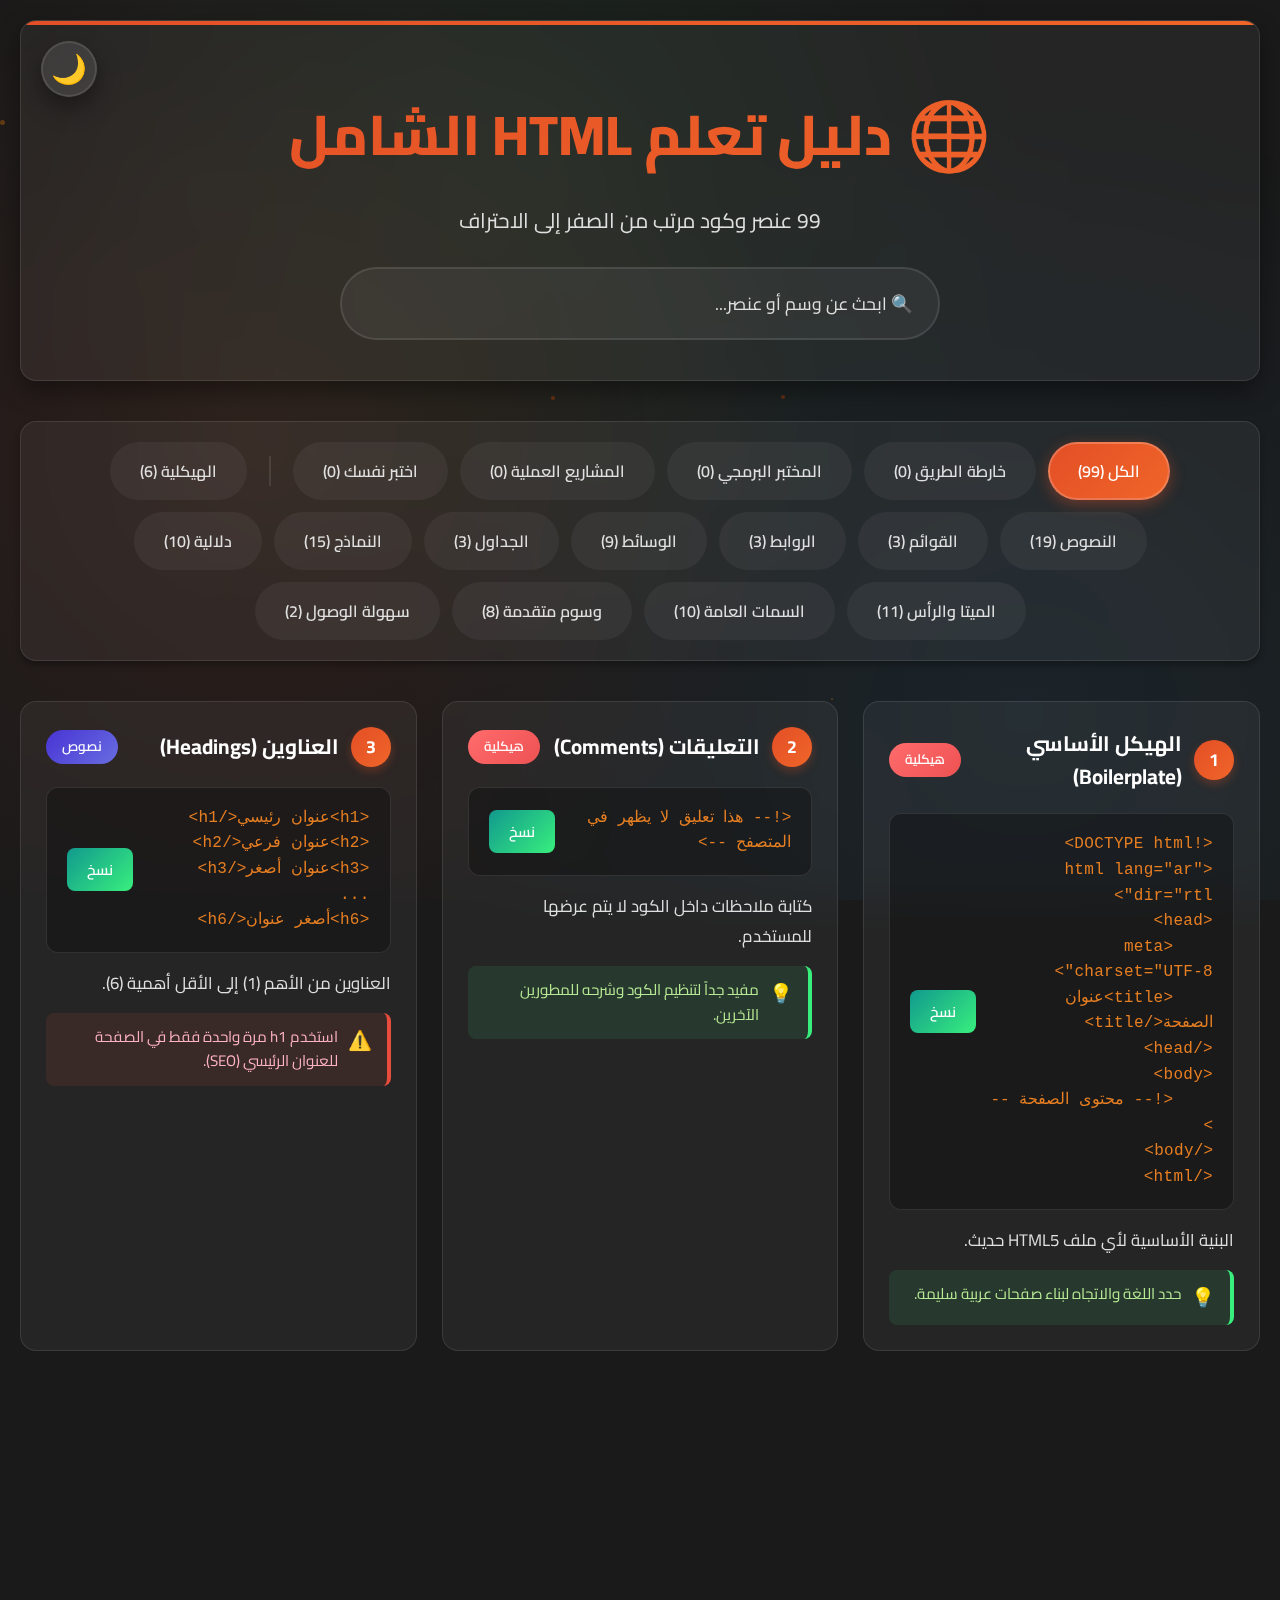
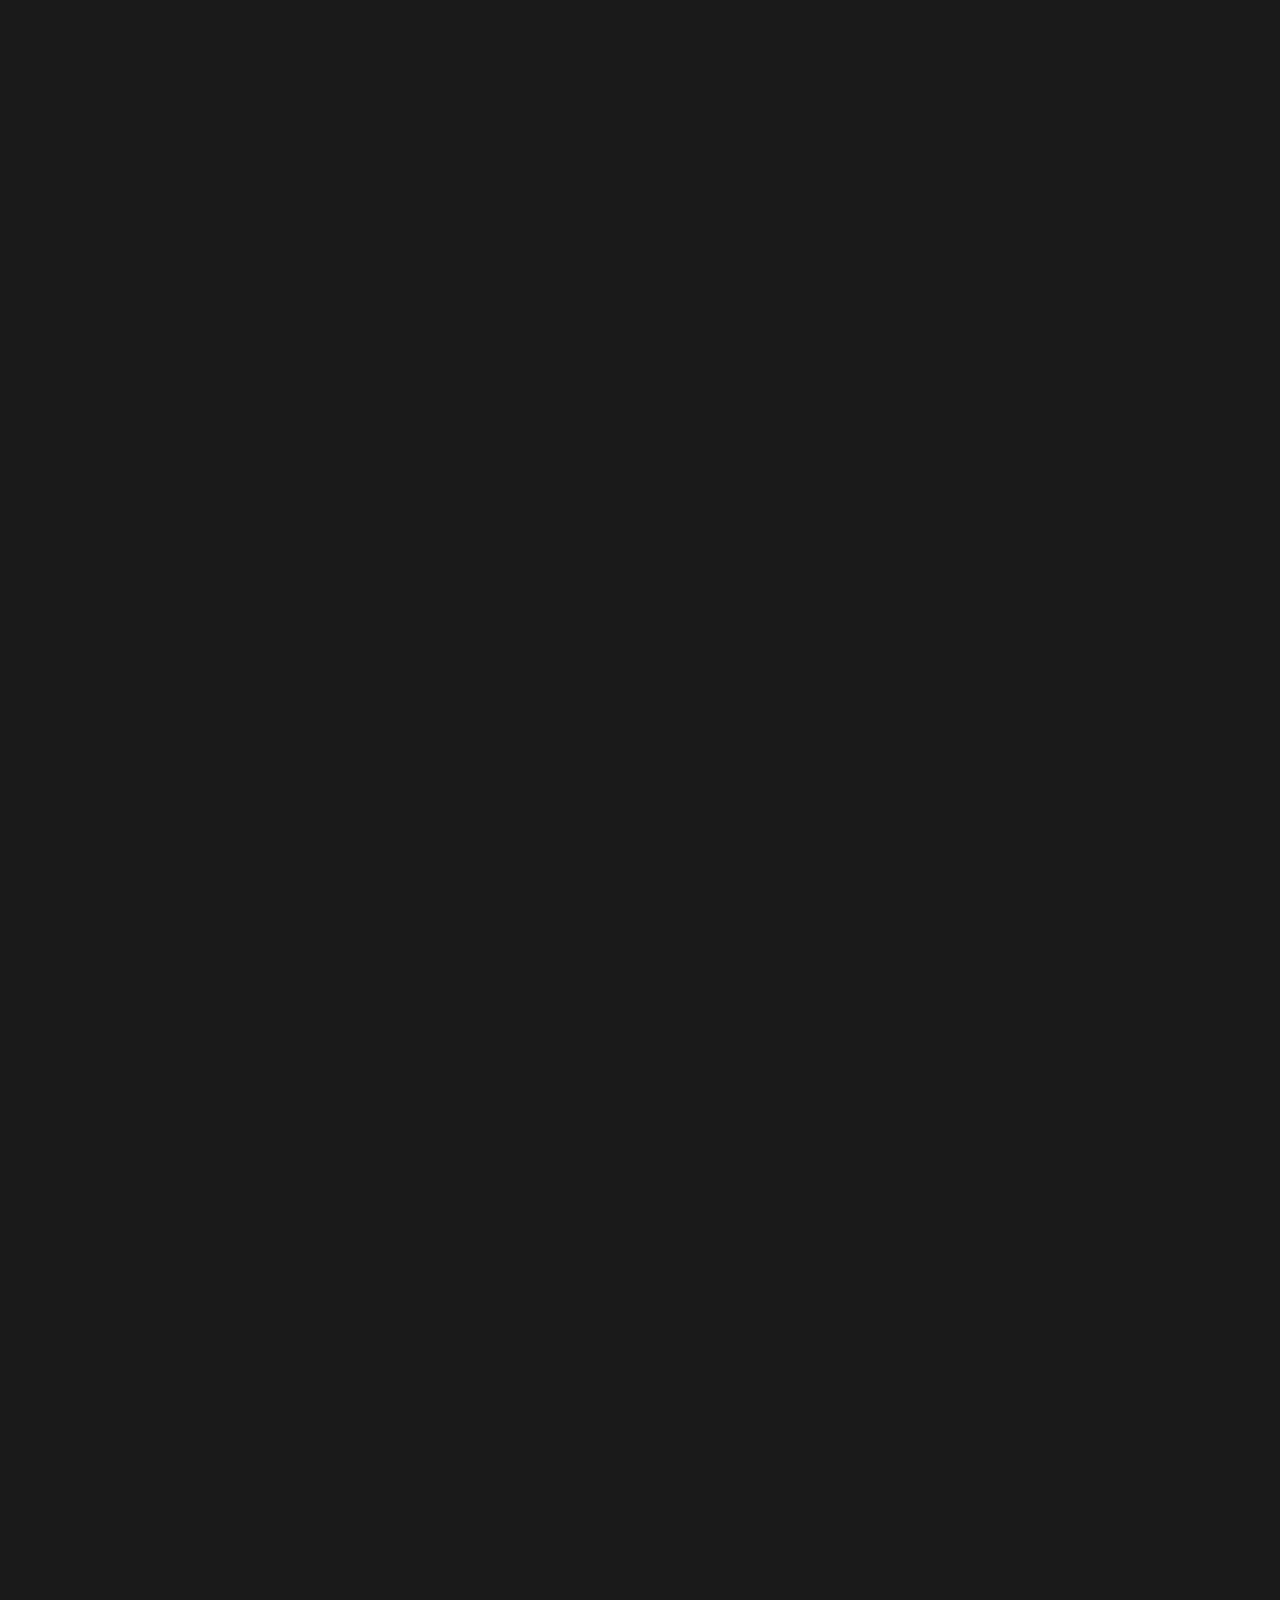
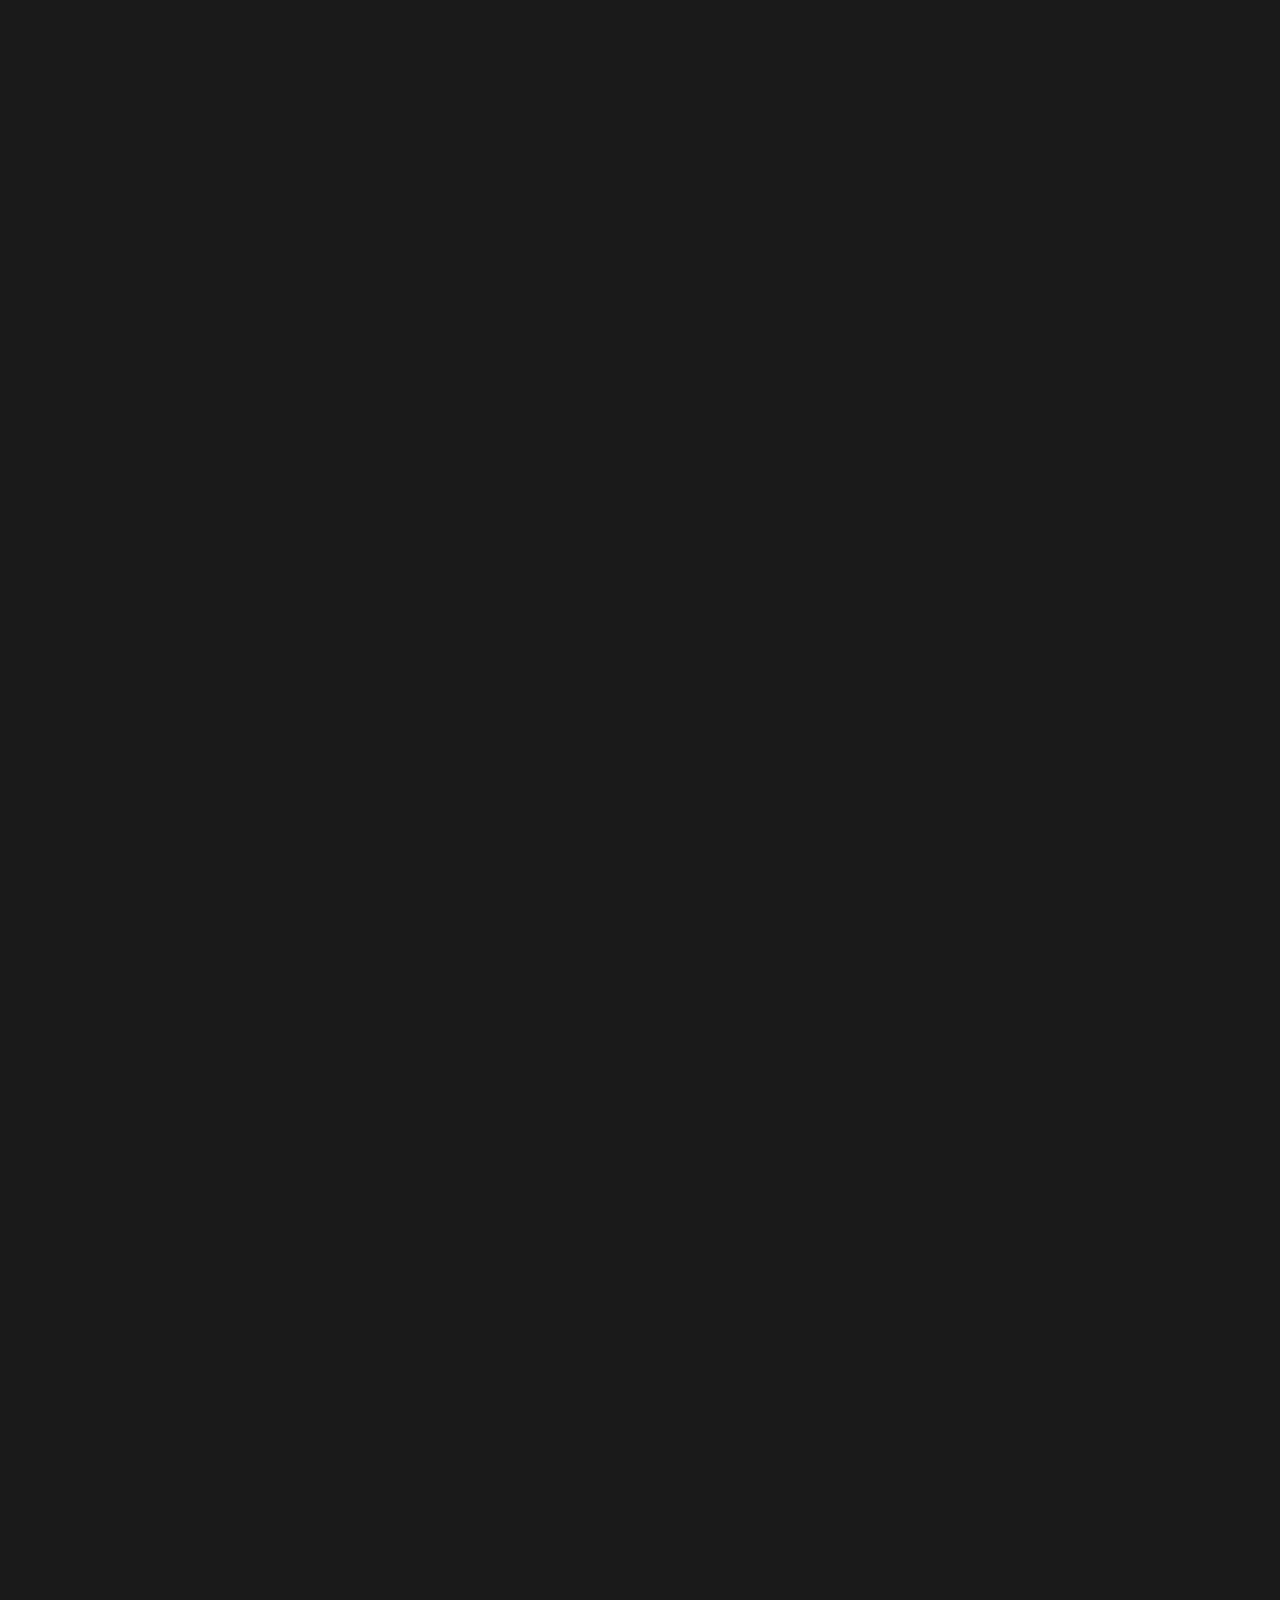
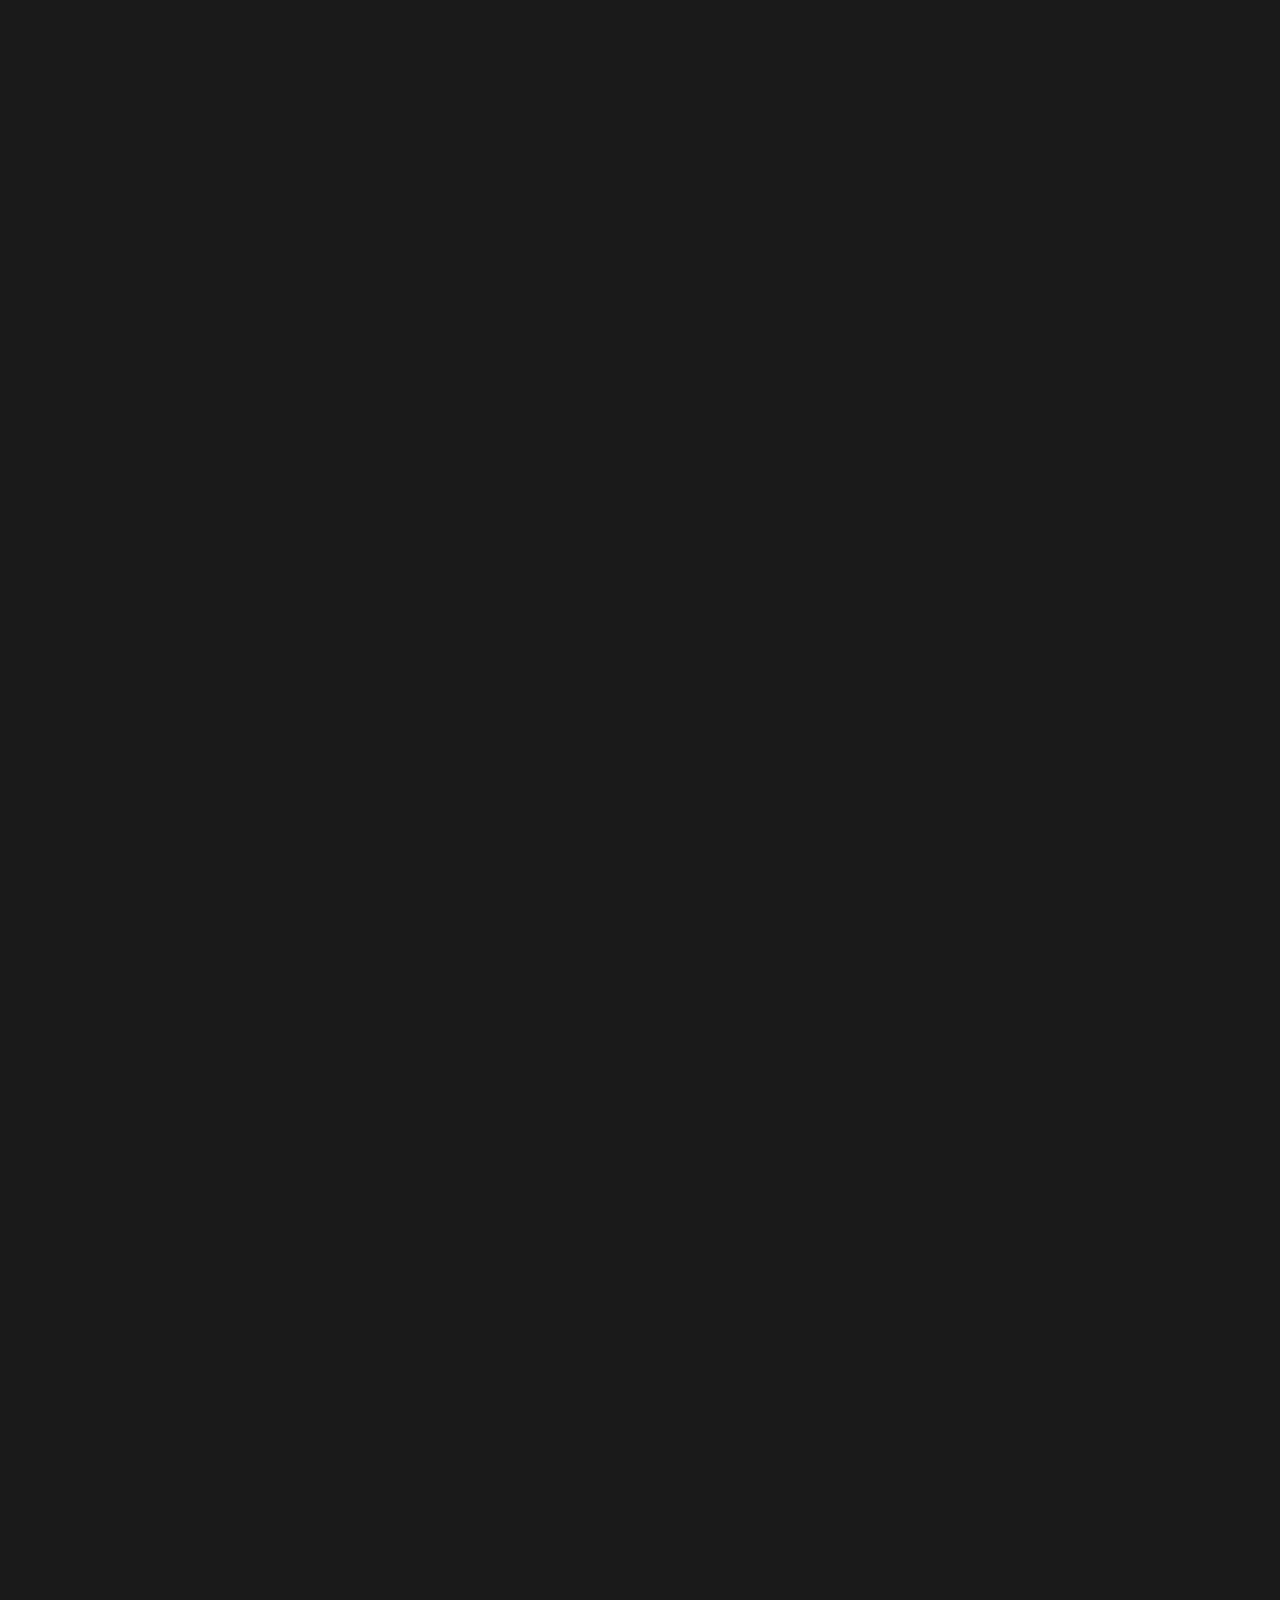
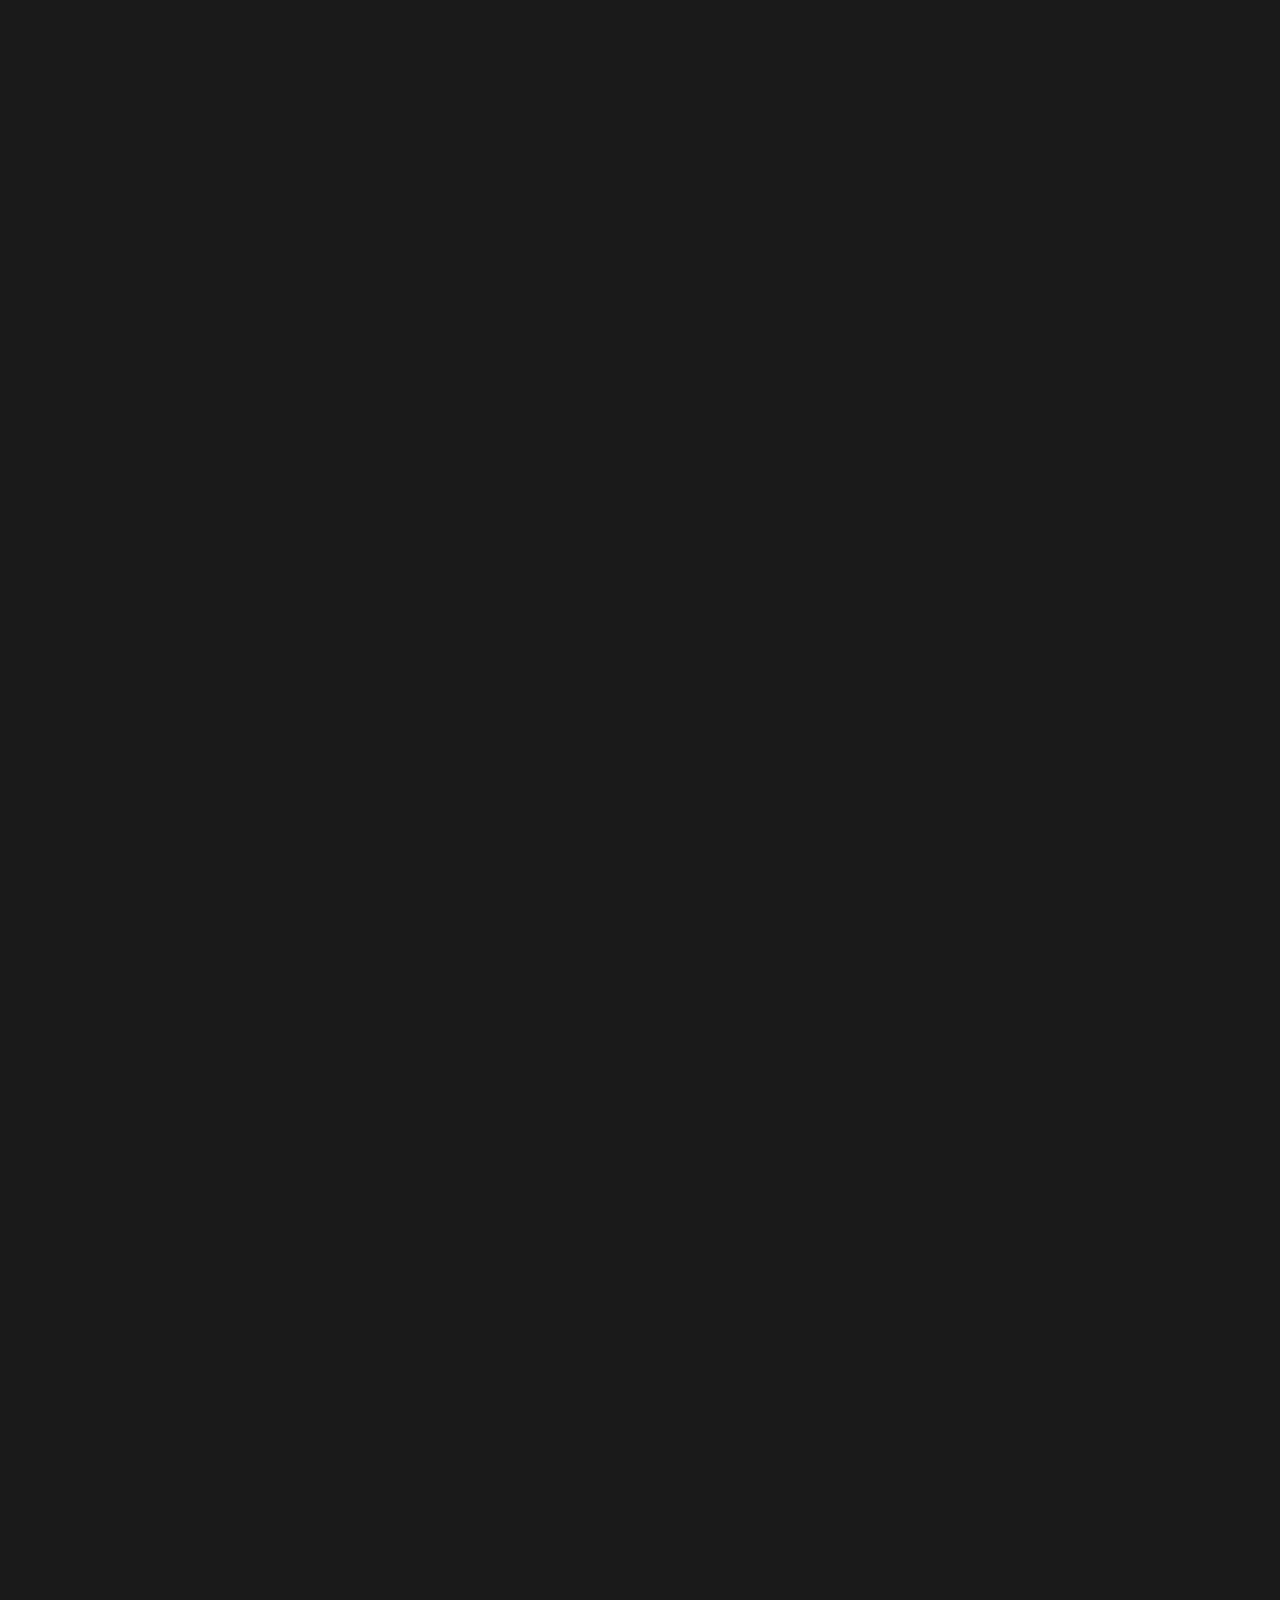
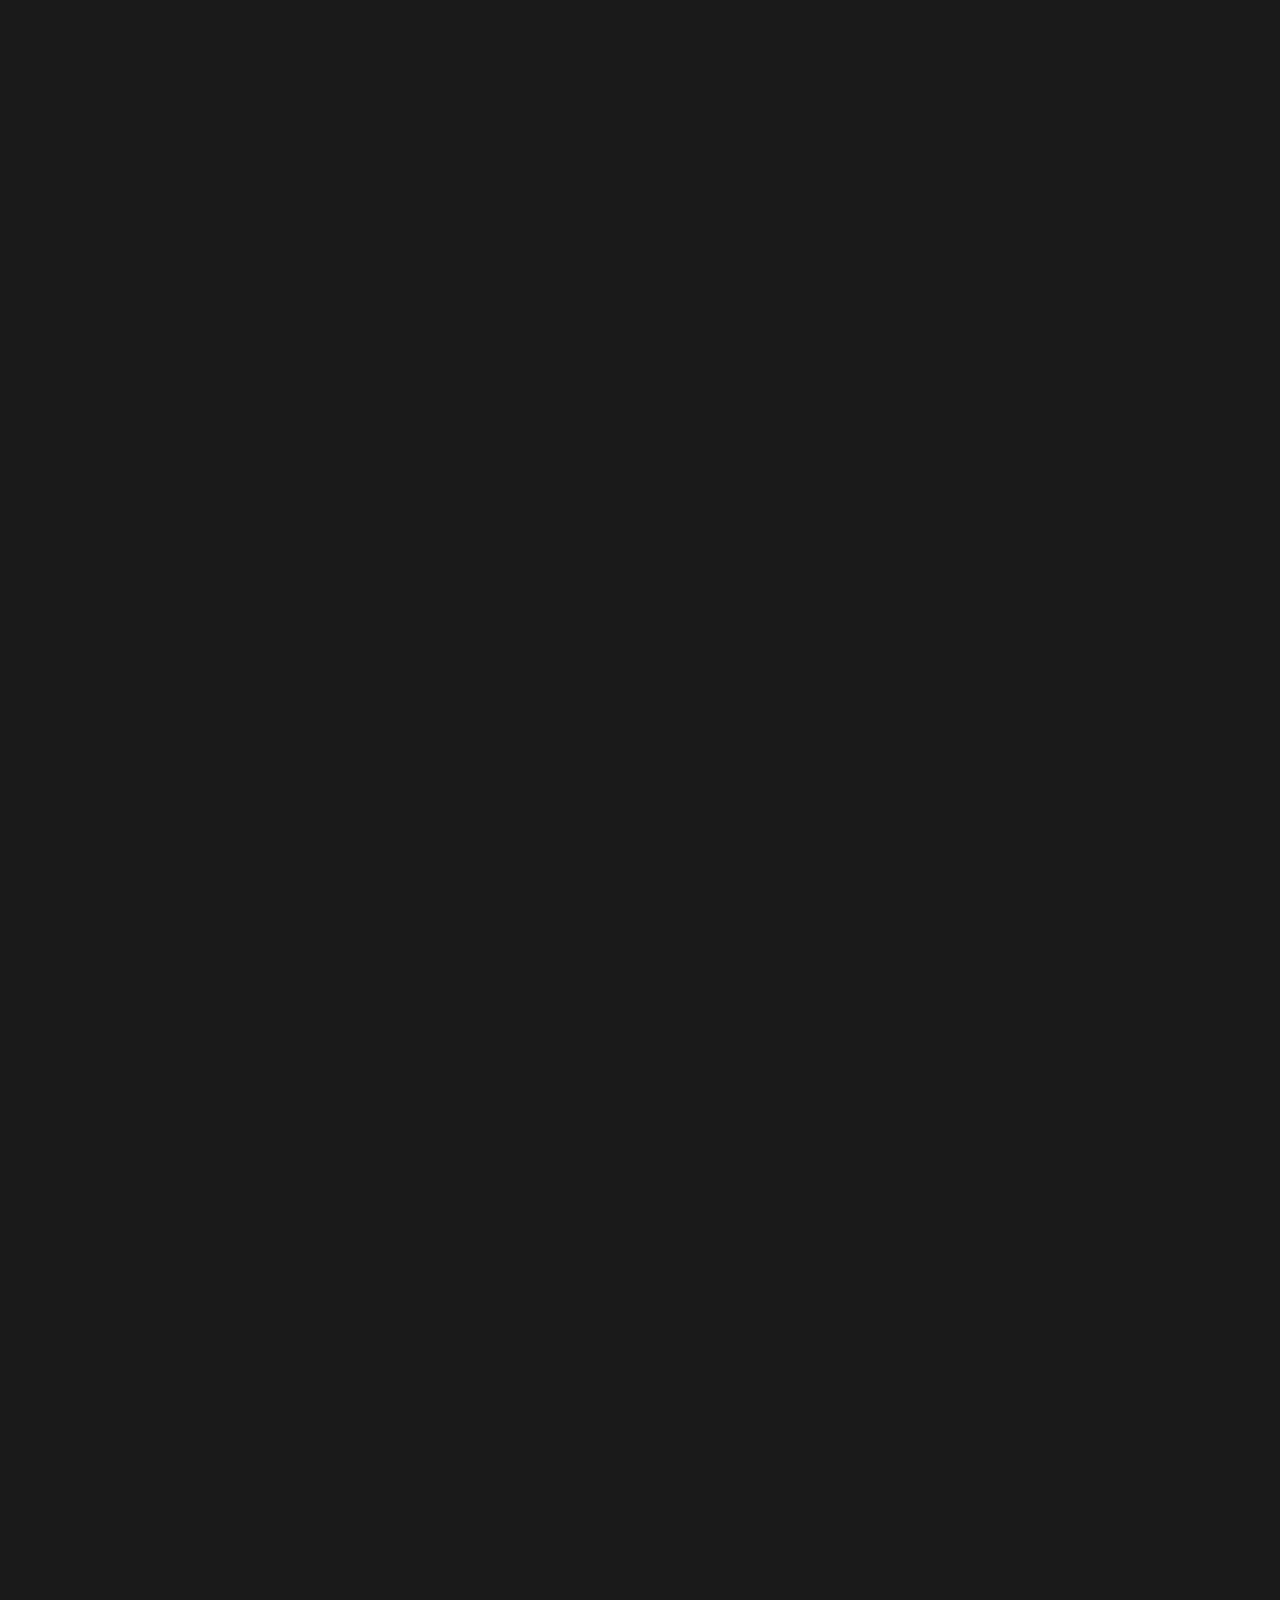
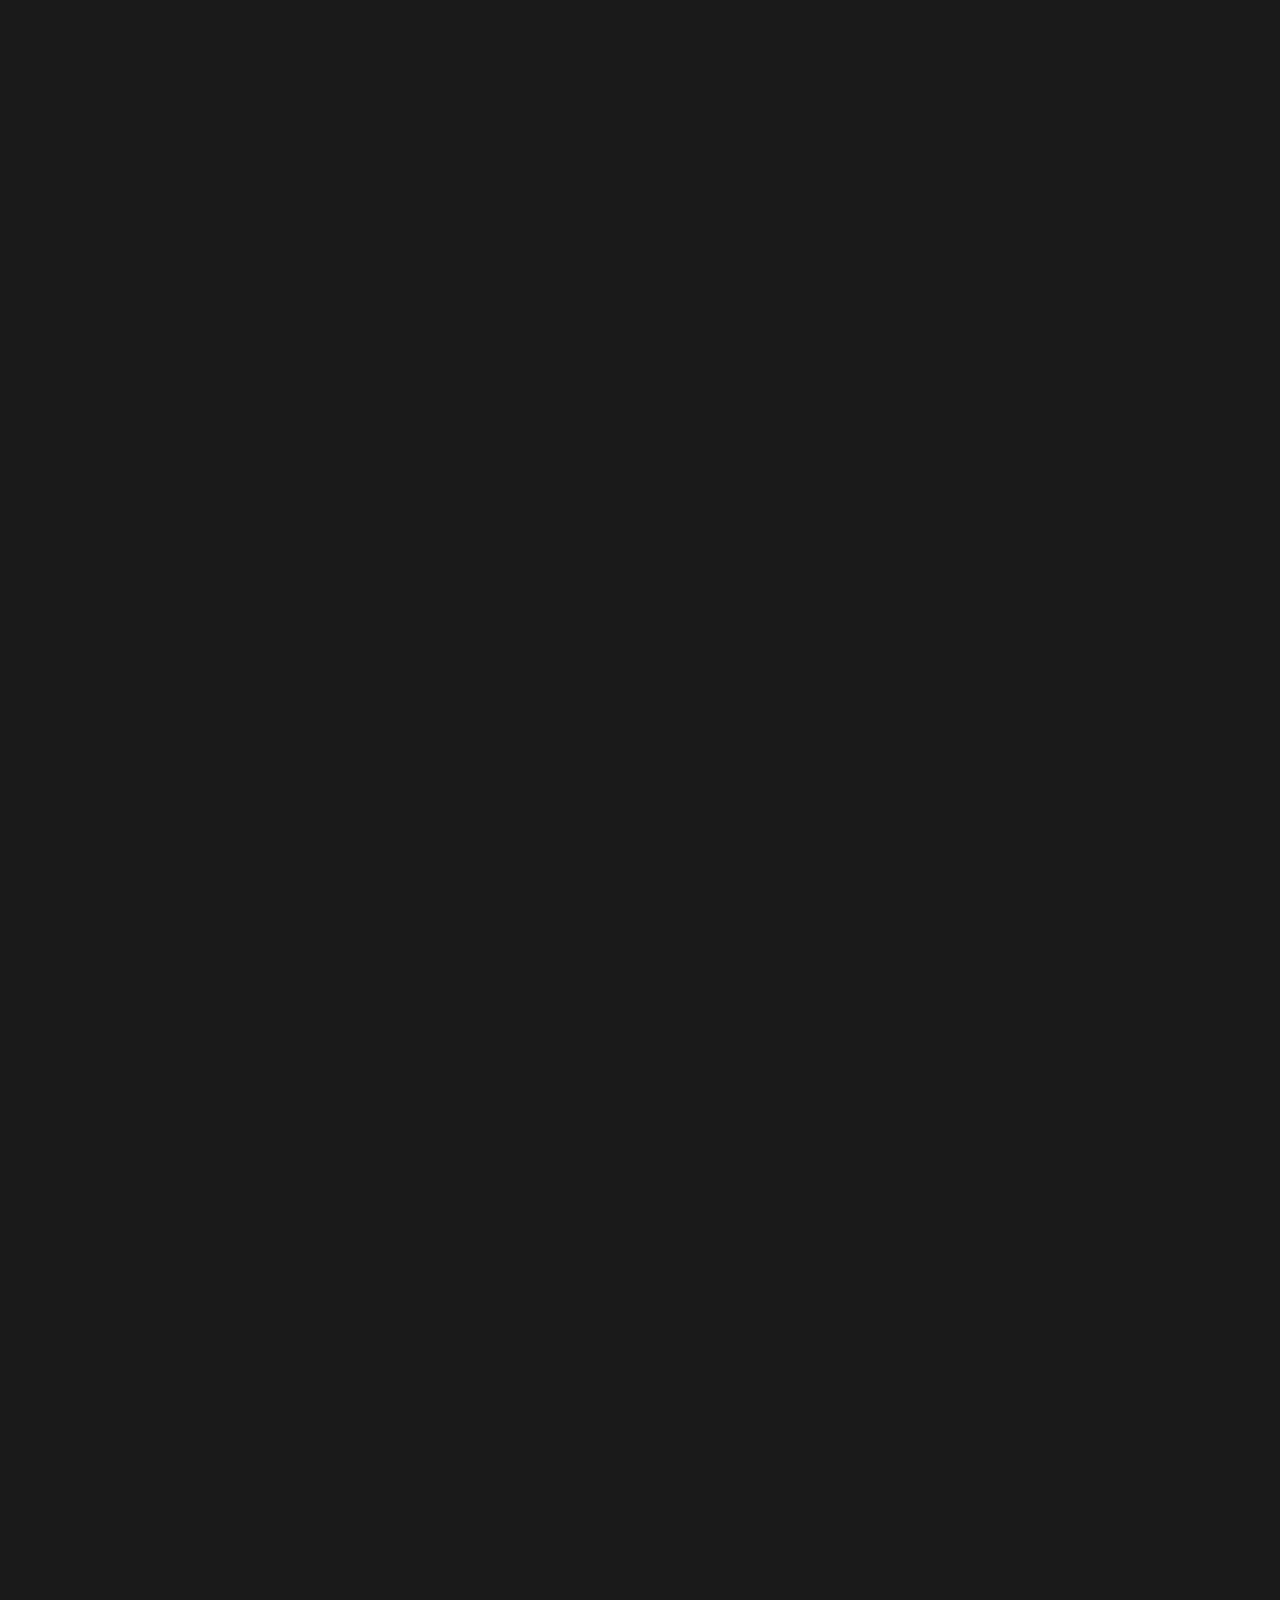
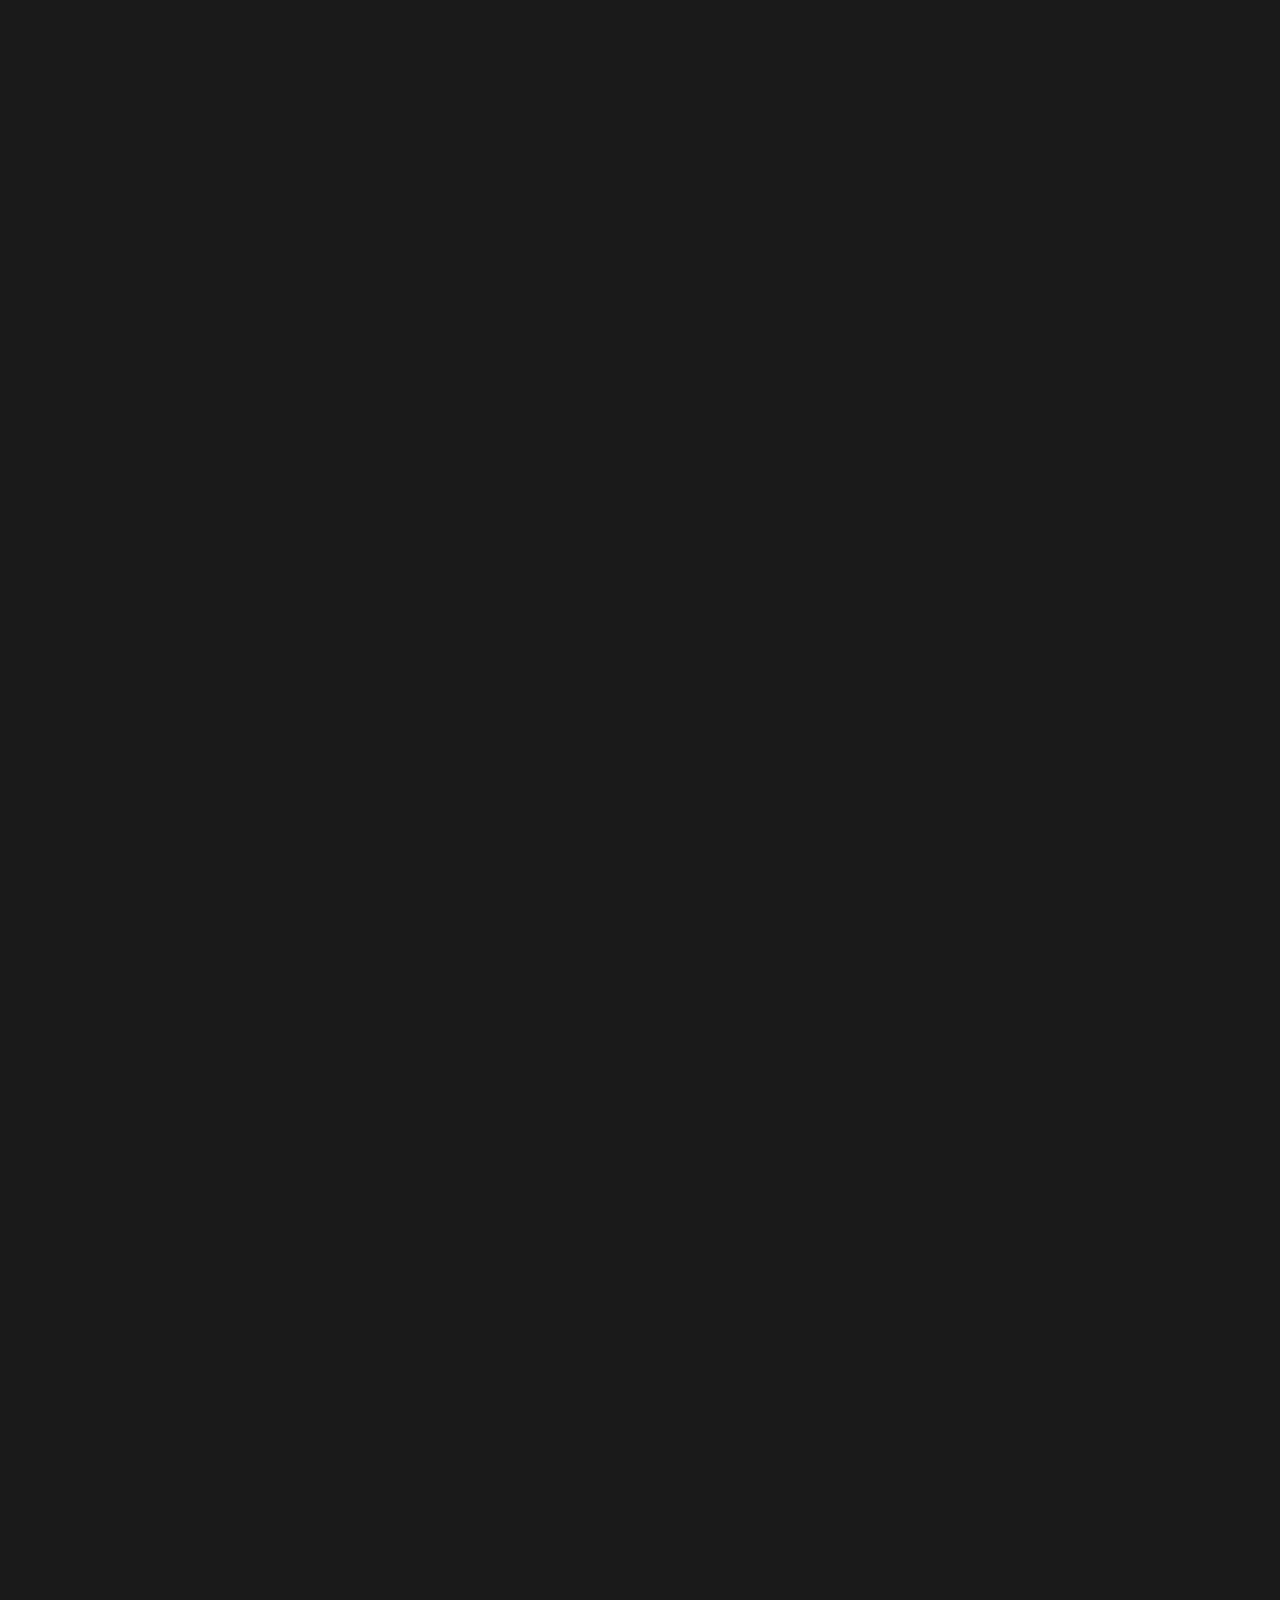
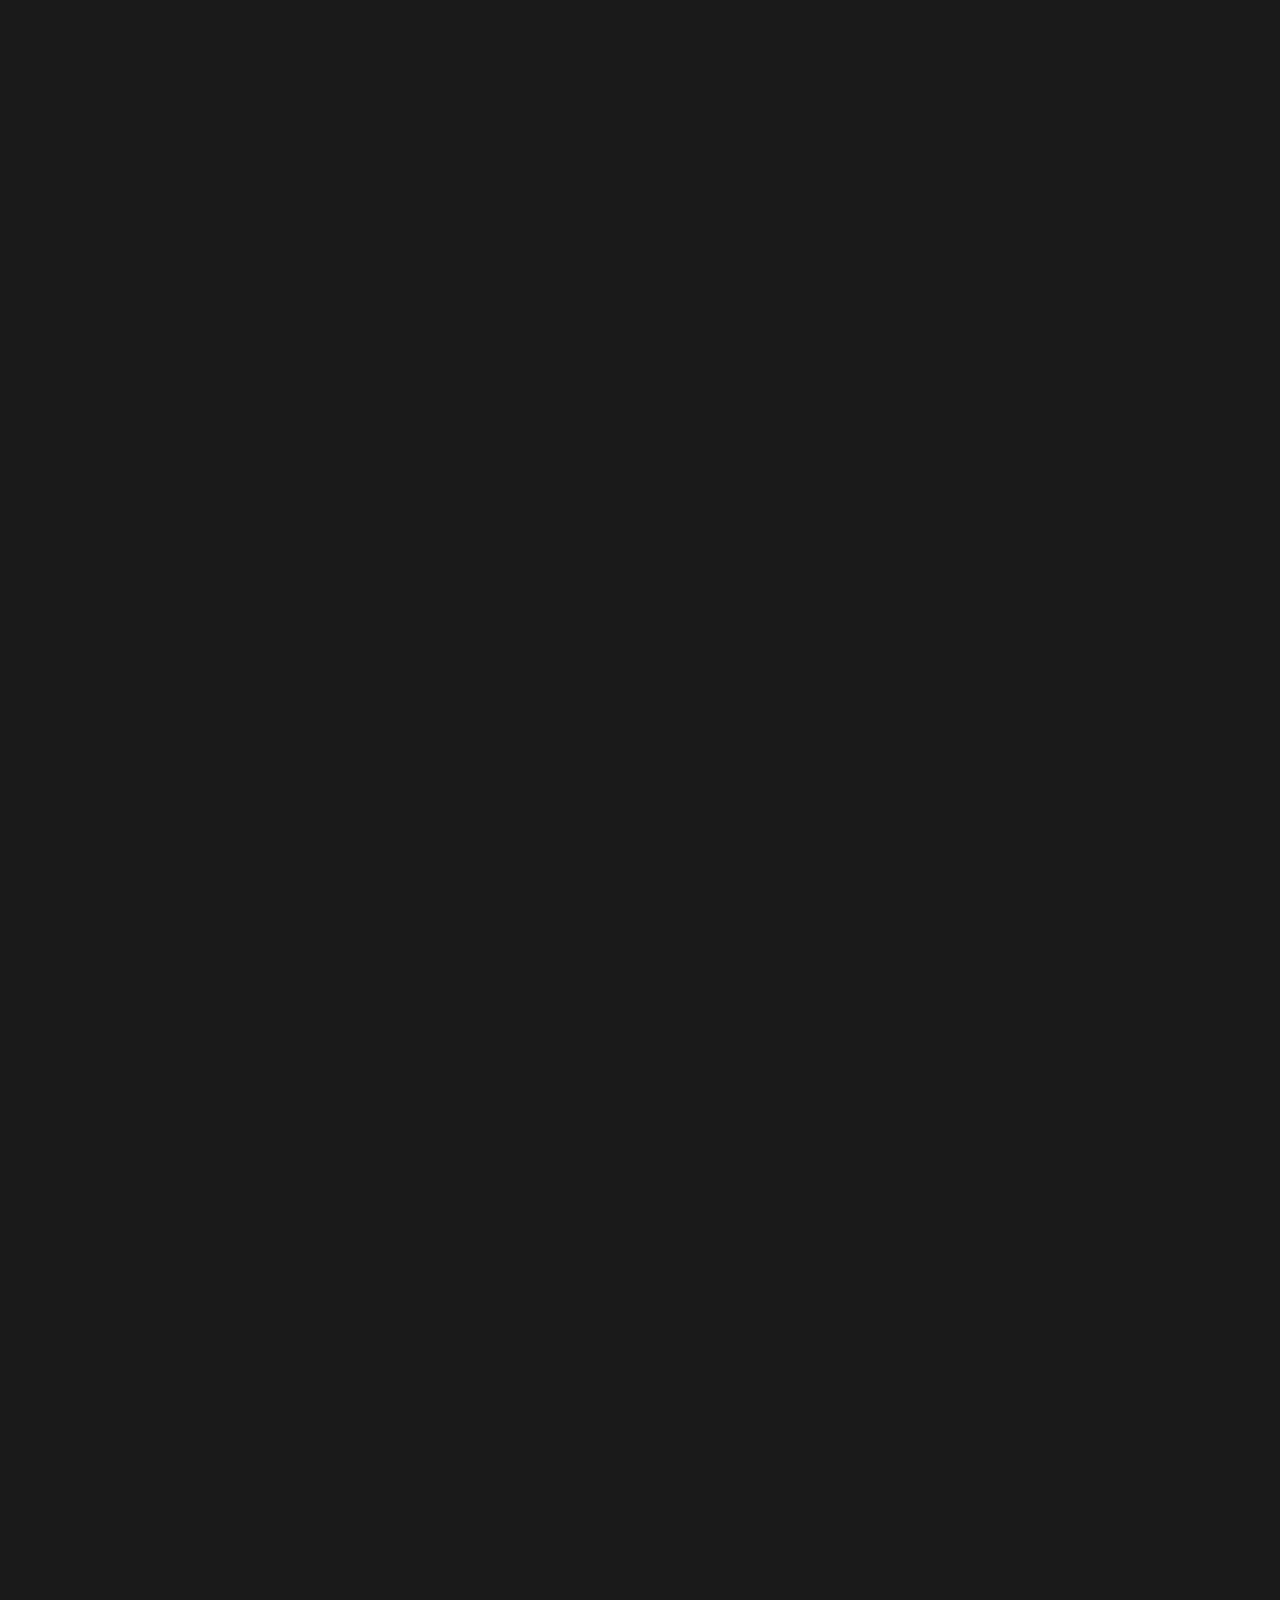
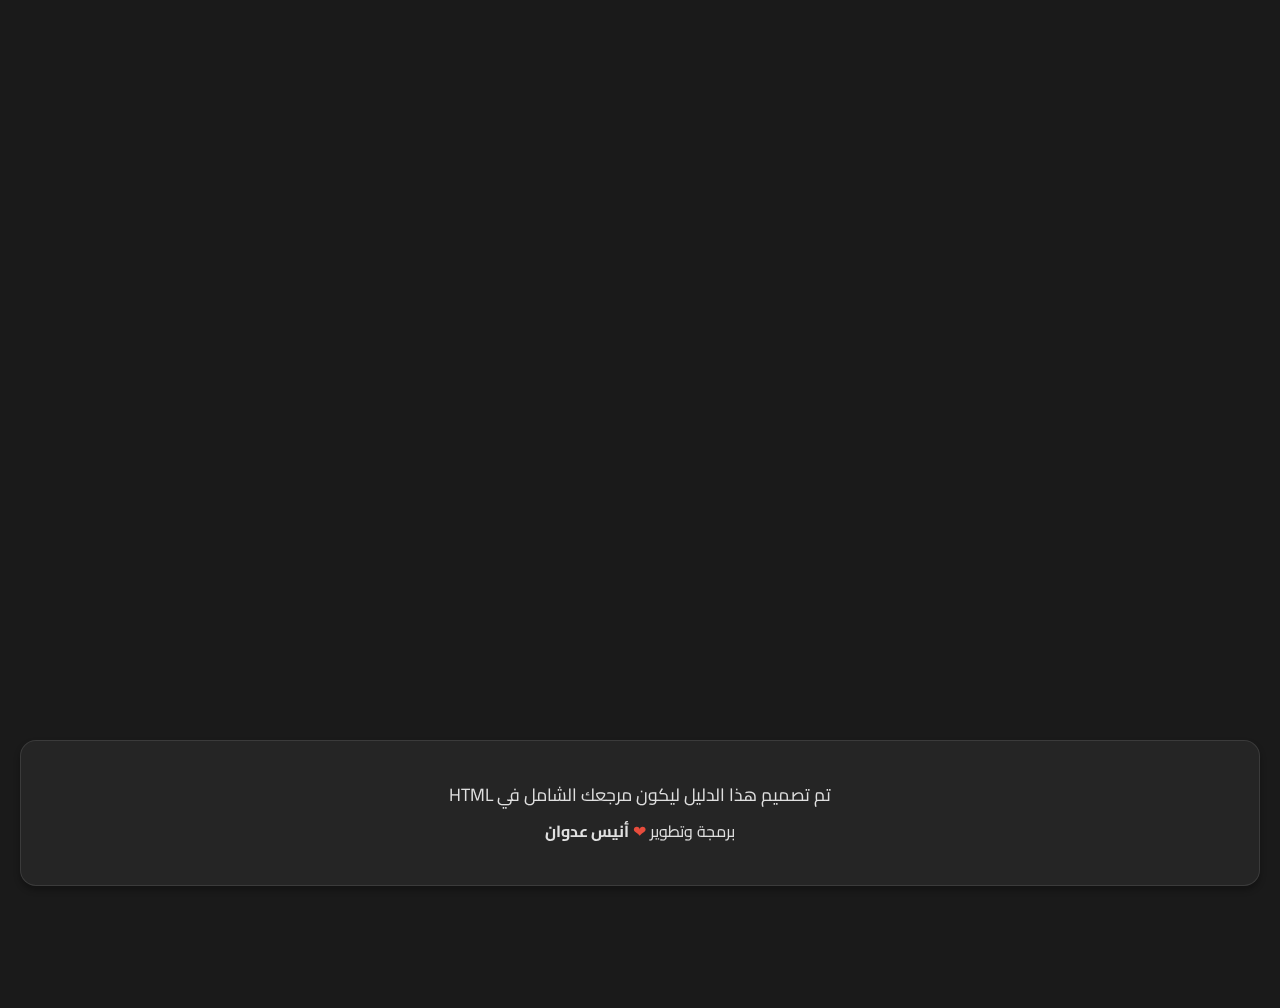
<file: ملفات شرح/html-course.html>
<!DOCTYPE html>
<html lang="ar" dir="rtl">

<head>
    <meta charset="UTF-8">
    <meta name="viewport" content="width=device-width, initial-scale=1.0">
    <title>دليل تعلم HTML الشامل</title>
    <link rel="stylesheet" href="html-course.css">
    <link href="https://fonts.googleapis.com/css2?family=Cairo:wght@300;400;600;700;800&display=swap" rel="stylesheet">
</head>

<body>
    <div class="container">
        <header class="header">
            <button class="theme-toggle" id="themeToggle" onclick="toggleTheme()">
                <span class="theme-icon sun">☀️</span>
                <span class="theme-icon moon">🌙</span>
            </button>
            <div class="header-content">
                <h1 class="main-title">
                    <span class="icon">🌐</span>
                    دليل تعلم HTML الشامل
                </h1>
                <p class="subtitle">جميع الوسوم والعناصر من الصفر للاحتراف</p>
            </div>
            <div class="search-container">
                <input type="text" id="searchInput" class="search-input" placeholder="🔍 ابحث عن وسم أو عنصر...">
            </div>
        </header>

        <div class="categories-nav">
            <button class="category-btn active" data-category="all">الكل</button>
            <button class="category-btn" data-category="roadmap">خارطة الطريق</button>
            <button class="category-btn" data-category="playground">المختبر البرمجي</button>
            <button class="category-btn" data-category="projects">المشاريع العملية</button>
            <button class="category-btn" data-category="quiz">اختبر نفسك</button>
            <div class="nav-divider"></div>
            <button class="category-btn" data-category="structure">الهيكلية</button>
            <button class="category-btn" data-category="text">النصوص</button>
            <button class="category-btn" data-category="lists">القوائم</button>
            <button class="category-btn" data-category="links">الروابط</button>
            <button class="category-btn" data-category="media">الوسائط</button>
            <button class="category-btn" data-category="tables">الجداول</button>
            <button class="category-btn" data-category="forms">النماذج</button>
            <button class="category-btn" data-category="semantic">دلالية (Semantic)</button>
            <button class="category-btn" data-category="meta">الميتا والرأس</button>
            <button class="category-btn" data-category="attributes">السمات العامة</button>
            <button class="category-btn" data-category="h5api">وسوم متقدمة</button>
            <button class="category-btn" data-category="accessibility">سهولة الوصول</button>
        </div>

        <!-- Roadmap Section -->
        <section class="mega-section hidden" id="roadmapSection">
            <h2 class="section-title">🛣️ طريق الاحتراف: كيف تتعلم HTML صح؟</h2>
            <div class="roadmap-grid">
                <div class="roadmap-card">
                    <div class="step-num">1</div>
                    <h3>المرحلة الأولى: الأساسيات</h3>
                    <p>فهم الهيكل الأساسي، العناوين، الفقرات، وكيف يعمل المتصفح.</p>
                </div>
                <div class="roadmap-card">
                    <div class="step-num">2</div>
                    <h3>المرحلة الثانية: تنظيم المحتوى</h3>
                    <p>تعلم القوائم، الصور، الجداول، والروابط لربط الصفحات.</p>
                </div>
                <div class="roadmap-card">
                    <div class="step-num">3</div>
                    <h3>المرحلة الثالثة: التفاعل والنماذج</h3>
                    <p>بناء الفورم، أنواع المدخلات، وكيفية جمع بيانات المستخدم.</p>
                </div>
                <div class="roadmap-card">
                    <div class="step-num">4</div>
                    <h3>المرحلة الرابعة: الـ SEO والدلالية</h3>
                    <p>جعل الموقع صديقاً لجوجل باستخدام العناصر الدلالية والميتا.</p>
                </div>
            </div>

            <!-- New: DevTools Tips -->
            <div class="devtools-guide">
                <h3>🛠️ أسرار المحترفين: استخدام أدوات المطور (DevTools)</h3>
                <div class="dev-tips-grid">
                    <div class="tip-card">
                        <span>1</span>
                        <p>اضغط <strong>F12</strong> أو <strong>Right Click > Inspect</strong> لفتح الأدوات.</p>
                    </div>
                    <div class="tip-card">
                        <span>2</span>
                        <p>استخدم <strong>Elements Tab</strong> لتعديل الـ HTML و الـ CSS مباشرة ورؤية النتيجة.</p>
                    </div>
                    <div class="tip-card">
                        <span>3</span>
                        <p>تحقق من <strong>Console</strong> لمعرفة ما إذا كان هناك أخطاء في روابط الملفات.</p>
                    </div>
                </div>
            </div>
        </section>

        <!-- Live Code Playground -->
        <section class="mega-section hidden" id="playgroundSection">
            <h2 class="section-title">🧪 المختبر البرمجي: جرب الكود بنفسك</h2>
            <div class="playground-container">
                <div class="editor-side">
                    <div class="editor-header">محرر الأكواد (HTML)</div>
                    <textarea id="htmlEditor" spellcheck="false" placeholder="اكتب كود HTML هنا..."></textarea>
                </div>
                <div class="preview-side">
                    <div class="editor-header">معاينة النتيجة (Live)</div>
                    <iframe id="htmlPreview" sandbox="allow-scripts allow-modals"></iframe>
                </div>
            </div>
            <div class="playground-tools">
                <button onclick="resetEditor()" class="p-btn reset">إعادة تعيين</button>
                <button onclick="insertTemplate()" class="p-btn template">كود جاهز</button>
                <button onclick="downloadCode()" class="p-btn download">💾 تحميل كملف</button>
            </div>
        </section>

        <!-- Projects Section -->
        <section class="mega-section hidden" id="projectsSection">
            <h2 class="section-title">🚀 مشاريع عملية لبناء ملفك الشخصي</h2>
            <div class="projects-grid">
                <div class="project-item">
                    <div class="project-icon">📄</div>
                    <h3>مشروع 1: صفحة السيرة الذاتية</h3>
                    <p>استخدم العناوين، القوائم، والصور لبناء CV احترافي بالـ HTML فقط.</p>
                    <button class="copy-btn" onclick="loadProjectCode(1)">عرض الكود</button>
                </div>
                <div class="project-item">
                    <div class="project-icon">📝</div>
                    <h3>مشروع 2: نموذج استبيان متطور</h3>
                    <p>بناء فورم كامل يحتوي على كافة أنواع المدخلات (Text, Checkbox, Radio, Range).</p>
                    <button class="copy-btn" onclick="loadProjectCode(2)">عرض الكود</button>
                </div>
                <div class="project-item">
                    <div class="project-icon">🌐</div>
                    <h3>مشروع 3: صفحة هبوط (Landing Page)</h3>
                    <p>استخدام الـ Semantic HTML لبناء هيكل موقع متكامل يحتوي على Nav, Header, Footer.</p>
                    <button class="copy-btn" onclick="loadProjectCode(3)">عرض الكود</button>
                </div>
            </div>
        </section>

        <!-- Quiz Section -->
        <section class="mega-section hidden" id="quizSection">
            <h2 class="section-title">🧠 تحدي العباقرة: هل أنت محترف؟</h2>
            <div id="quizContainer" class="quiz-box">
                <div id="questionText" class="question">تحميل السؤال...</div>
                <div id="optionsGrid" class="options-grid"></div>
                <div class="quiz-footer">
                    <span id="quizProgress">سؤال 1 من 10</span>
                </div>
            </div>
            <div id="quizResult" class="hidden result-box">
                <h3>انتهى الاختبار!</h3>
                <p id="scoreText"></p>
                <button onclick="restartQuiz()" class="p-btn">إعادة المحاولة</button>
            </div>
        </section>

        <div class="commands-grid" id="commandsGrid">
            <!-- Structure -->
            <div class="command-card" data-category="structure">
                <div class="command-header">
                    <span class="command-number">1</span>
                    <h3 class="command-title">الهيكل الأساسي (Boilerplate)</h3>
                    <span class="category-badge structure">هيكلية</span>
                </div>
                <div class="command-code">
                    <code>&lt;!DOCTYPE html&gt;
&lt;html lang="ar" dir="rtl"&gt;
&lt;head&gt;
    &lt;meta charset="UTF-8"&gt;
    &lt;title&gt;عنوان الصفحة&lt;/title&gt;
&lt;/head&gt;
&lt;body&gt;
    &lt;!-- محتوى الصفحة --&gt;
&lt;/body&gt;
&lt;/html&gt;</code>
                    <button class="copy-btn" onclick="copyCommand(this)">نسخ</button>
                </div>
                <p class="command-description">البنية الأساسية لأي ملف HTML5 حديث.</p>
                <div class="command-note">
                    <span class="note-icon">💡</span>
                    <span>حدد اللغة والاتجاه لبناء صفحات عربية سليمة.</span>
                </div>
            </div>

            <div class="command-card" data-category="structure">
                <div class="command-header">
                    <span class="command-number">2</span>
                    <h3 class="command-title">التعليقات (Comments)</h3>
                    <span class="category-badge structure">هيكلية</span>
                </div>
                <div class="command-code">
                    <code>&lt;!-- هذا تعليق لا يظهر في المتصفح --&gt;</code>
                    <button class="copy-btn" onclick="copyCommand(this)">نسخ</button>
                </div>
                <p class="command-description">كتابة ملاحظات داخل الكود لا يتم عرضها للمستخدم.</p>
                <div class="command-note">
                    <span class="note-icon">💡</span>
                    <span>مفيد جداً لتنظيم الكود وشرحه للمطورين الآخرين.</span>
                </div>
            </div>

            <!-- Text -->
            <div class="command-card" data-category="text">
                <div class="command-header">
                    <span class="command-number">3</span>
                    <h3 class="command-title">العناوين (Headings)</h3>
                    <span class="category-badge text">نصوص</span>
                </div>
                <div class="command-code">
                    <code>&lt;h1&gt;عنوان رئيسي&lt;/h1&gt;
&lt;h2&gt;عنوان فرعي&lt;/h2&gt;
&lt;h3&gt;عنوان أصغر&lt;/h3&gt;
...
&lt;h6&gt;أصغر عنوان&lt;/h6&gt;</code>
                    <button class="copy-btn" onclick="copyCommand(this)">نسخ</button>
                </div>
                <p class="command-description">العناوين من الأهم (1) إلى الأقل أهمية (6).</p>
                <div class="command-note warning">
                    <span class="note-icon">⚠️</span>
                    <span>استخدم h1 مرة واحدة فقط في الصفحة للعنوان الرئيسي (SEO).</span>
                </div>
            </div>

            <div class="command-card" data-category="text">
                <div class="command-header">
                    <span class="command-number">4</span>
                    <h3 class="command-title">الفقرة (Paragraph)</h3>
                    <span class="category-badge text">نصوص</span>
                </div>
                <div class="command-code">
                    <code>&lt;p&gt;هذه فقرة نصية تحتوي على معلومات.&lt;/p&gt;</code>
                    <button class="copy-btn" onclick="copyCommand(this)">نسخ</button>
                </div>
                <p class="command-description">العنصر الأساسي لاحتواء النصوص.</p>
            </div>

            <div class="command-card" data-category="text">
                <div class="command-header">
                    <span class="command-number">5</span>
                    <h3 class="command-title">نص عريض (Bold/Strong)</h3>
                    <span class="category-badge text">نصوص</span>
                </div>
                <div class="command-code">
                    <code>&lt;strong&gt;نص هام جداً&lt;/strong&gt;
&lt;b&gt;نص عريض شكلي&lt;/b&gt;</code>
                    <button class="copy-btn" onclick="copyCommand(this)">نسخ</button>
                </div>
                <p class="command-description">تغميق الخط. Strong تعني أهمية دلالية، b تعني تنسيق فقط.</p>
                <div class="command-note">
                    <span class="note-icon">💡</span>
                    <span>يفضل استخدام strong لأغراض سهولة الوصول (Accessibility).</span>
                </div>
            </div>

            <div class="command-card" data-category="text">
                <div class="command-header">
                    <span class="command-number">6</span>
                    <h3 class="command-title">نص مائل (Italic/Em)</h3>
                    <span class="category-badge text">نصوص</span>
                </div>
                <div class="command-code">
                    <code>&lt;em&gt;نص مؤكد&lt;/em&gt;
&lt;i&gt;نص مائل شكلي&lt;/i&gt;</code>
                    <button class="copy-btn" onclick="copyCommand(this)">نسخ</button>
                </div>
                <p class="command-description">إمالة الخط. em للتوكيد، i للمصطلحات الأجنبية أو الأيقونات.</p>
            </div>

            <div class="command-card" data-category="text">
                <div class="command-header">
                    <span class="command-number">7</span>
                    <h3 class="command-title">فواصل الأسطر (Break & Rule)</h3>
                    <span class="category-badge text">نصوص</span>
                </div>
                <div class="command-code">
                    <code>سطر أول&lt;br&gt;
سطر ثاني
&lt;hr&gt;
فاصل أفقي</code>
                    <button class="copy-btn" onclick="copyCommand(this)">نسخ</button>
                </div>
                <p class="command-description">br لكسر السطر، hr لخط فاصل أفقي.</p>
            </div>

            <div class="command-card" data-category="text">
                <div class="command-header">
                    <span class="command-number">8</span>
                    <h3 class="command-title">الاقتباس (Blockquote & Q)</h3>
                    <span class="category-badge text">نصوص</span>
                </div>
                <div class="command-code">
                    <code>&lt;blockquote cite="source"&gt;اقتباس طويل&lt;/blockquote&gt;
&lt;q&gt;اقتباس قصير&lt;/q&gt;</code>
                    <button class="copy-btn" onclick="copyCommand(this)">نسخ</button>
                </div>
                <p class="command-description">لعرض الاقتباسات الطويلة (كتلة) أو القصيرة (ضمن النص).</p>
            </div>

            <!-- Lists -->
            <div class="command-card" data-category="lists">
                <div class="command-header">
                    <span class="command-number">9</span>
                    <h3 class="command-title">القائمة غير المرتبة (UL)</h3>
                    <span class="category-badge lists">قوائم</span>
                </div>
                <div class="command-code">
                    <code>&lt;ul&gt;
    &lt;li&gt;عنصر 1&lt;/li&gt;
    &lt;li&gt;عنصر 2&lt;/li&gt;
&lt;/ul&gt;</code>
                    <button class="copy-btn" onclick="copyCommand(this)">نسخ</button>
                </div>
                <p class="command-description">قائمة نقطية (Bullets).</p>
            </div>

            <div class="command-card" data-category="lists">
                <div class="command-header">
                    <span class="command-number">10</span>
                    <h3 class="command-title">القائمة المرتبة (OL)</h3>
                    <span class="category-badge lists">قوائم</span>
                </div>
                <div class="command-code">
                    <code>&lt;ol&gt;
    &lt;li&gt;الخطوة الأولى&lt;/li&gt;
    &lt;li&gt;الخطوة الثانية&lt;/li&gt;
&lt;/ol&gt;</code>
                    <button class="copy-btn" onclick="copyCommand(this)">نسخ</button>
                </div>
                <p class="command-description">قائمة مرقمة (1, 2, 3...).</p>
            </div>

            <div class="command-card" data-category="lists">
                <div class="command-header">
                    <span class="command-number">11</span>
                    <h3 class="command-title">قائمة الوصف (DL)</h3>
                    <span class="category-badge lists">قوائم</span>
                </div>
                <div class="command-code">
                    <code>&lt;dl&gt;
  &lt;dt&gt;HTML&lt;/dt&gt;
  &lt;dd&gt;لغة ترميز النصوص التشعبية&lt;/dd&gt;
&lt;/dl&gt;</code>
                    <button class="copy-btn" onclick="copyCommand(this)">نسخ</button>
                </div>
                <p class="command-description">قائمة لتعريف المصطلحات (dt) وشرحها (dd).</p>
            </div>

            <!-- Links & Media -->
            <div class="command-card" data-category="links">
                <div class="command-header">
                    <span class="command-number">12</span>
                    <h3 class="command-title">الرابط التشعبي (Anchor)</h3>
                    <span class="category-badge links">روابط</span>
                </div>
                <div class="command-code">
                    <code>&lt;a href="https://google.com" target="_blank"&gt;اذهب إلى جوجل&lt;/a&gt;</code>
                    <button class="copy-btn" onclick="copyCommand(this)">نسخ</button>
                </div>
                <p class="command-description">للانتقال لصفحة أخرى. target="_blank" يفتح في نافذة جديدة.</p>
                <div class="command-note warning">
                    <span class="note-icon">⚠️</span>
                    <span>تأكد دائماً من صحة الرابط في خاصية href.</span>
                </div>
            </div>

            <div class="command-card" data-category="links">
                <div class="command-header">
                    <span class="command-number">13</span>
                    <h3 class="command-title">رابط البريد والهاتف</h3>
                    <span class="category-badge links">روابط</span>
                </div>
                <div class="command-code">
                    <code>&lt;a href="mailto:info@example.com"&gt;راسلنا&lt;/a&gt;
&lt;a href="tel:+123456789"&gt;اتصل بنا&lt;/a&gt;</code>
                    <button class="copy-btn" onclick="copyCommand(this)">نسخ</button>
                </div>
                <p class="command-description">روابط لفتح تطبيق البريد أو الاتصال مباشرة.</p>
            </div>

            <div class="command-card" data-category="media">
                <div class="command-header">
                    <span class="command-number">14</span>
                    <h3 class="command-title">الصورة (Image)</h3>
                    <span class="category-badge media">وسائط</span>
                </div>
                <div class="command-code">
                    <code>&lt;img src="image.jpg" alt="وصف الصورة" width="500"&gt;</code>
                    <button class="copy-btn" onclick="copyCommand(this)">نسخ</button>
                </div>
                <p class="command-description">إدراج صورة. خاصية alt ضرورية للـ SEO وقارئات الشاشة.</p>
            </div>

            <div class="command-card" data-category="media">
                <div class="command-header">
                    <span class="command-number">15</span>
                    <h3 class="command-title">الصورة مع الشرح (Figure)</h3>
                    <span class="category-badge media">وسائط</span>
                </div>
                <div class="command-code">
                    <code>&lt;figure&gt;
  &lt;img src="pic.jpg" alt="منظر"&gt;
  &lt;figcaption&gt;منظر طبيعي جميل&lt;/figcaption&gt;
&lt;/figure&gt;</code>
                    <button class="copy-btn" onclick="copyCommand(this)">نسخ</button>
                </div>
                <p class="command-description">طريقة دلالية لربط صورة بشرح توضيحي أسفلها.</p>
            </div>

            <div class="command-card" data-category="media">
                <div class="command-header">
                    <span class="command-number">16</span>
                    <h3 class="command-title">الفيديو (Video)</h3>
                    <span class="category-badge media">وسائط</span>
                </div>
                <div class="command-code">
                    <code>&lt;video controls width="100%" poster="thumbnail.jpg"&gt;
  &lt;source src="movie.mp4" type="video/mp4"&gt;
  متصفحك لا يدعم الفيديو.
&lt;/video&gt;</code>
                    <button class="copy-btn" onclick="copyCommand(this)">نسخ</button>
                </div>
                <p class="command-description">مشغل فيديو مدمج مع أزرار التحكم.</p>
            </div>

            <div class="command-card" data-category="media">
                <div class="command-header">
                    <span class="command-number">17</span>
                    <h3 class="command-title">الصوت (Audio)</h3>
                    <span class="category-badge media">وسائط</span>
                </div>
                <div class="command-code">
                    <code>&lt;audio controls&gt;
  &lt;source src="music.mp3" type="audio/mpeg"&gt;
&lt;/audio&gt;</code>
                    <button class="copy-btn" onclick="copyCommand(this)">نسخ</button>
                </div>
                <p class="command-description">مشغل ملفات صوتية.</p>
            </div>

            <div class="command-card" data-category="media">
                <div class="command-header">
                    <span class="command-number">18</span>
                    <h3 class="command-title">تضمين صفحة (Iframe)</h3>
                    <span class="category-badge media">وسائط</span>
                </div>
                <div class="command-code">
                    <code>&lt;iframe src="https://www.example.com" width="600" height="400"&gt;&lt;/iframe&gt;</code>
                    <button class="copy-btn" onclick="copyCommand(this)">نسخ</button>
                </div>
                <p class="command-description">عرض صفحة ويب أخرى داخل صفحتك (مثل خرائط جوجل أو يوتيوب).</p>
            </div>

            <!-- Tables -->
            <div class="command-card" data-category="tables">
                <div class="command-header">
                    <span class="command-number">19</span>
                    <h3 class="command-title">جدول بسيط (Table)</h3>
                    <span class="category-badge tables">جداول</span>
                </div>
                <div class="command-code">
                    <code>&lt;table border="1"&gt;
  &lt;tr&gt;
    &lt;th&gt;الاسم&lt;/th&gt;
    &lt;th&gt;العمر&lt;/th&gt;
  &lt;/tr&gt;
  &lt;tr&gt;
    &lt;td&gt;أحمد&lt;/td&gt;
    &lt;td&gt;25&lt;/td&gt;
  &lt;/tr&gt;
&lt;/table&gt;</code>
                    <button class="copy-btn" onclick="copyCommand(this)">نسخ</button>
                </div>
                <p class="command-description">هيكل الجدول. tr للصفوف، th للعناوين، td للبيانات.</p>
            </div>

            <div class="command-card" data-category="tables">
                <div class="command-header">
                    <span class="command-number">20</span>
                    <h3 class="command-title">جدول متكامل</h3>
                    <span class="category-badge tables">جداول</span>
                </div>
                <div class="command-code">
                    <code>&lt;table&gt;
  &lt;thead&gt; &lt;!-- رأس الجدول --&gt;
    &lt;tr&gt;&lt;th&gt;المنتج&lt;/th&gt;&lt;th&gt;السعر&lt;/th&gt;&lt;/tr&gt;
  &lt;/thead&gt;
  &lt;tbody&gt; &lt;!-- جسم الجدول --&gt;
    &lt;tr&gt;&lt;td&gt;تفاح&lt;/td&gt;&lt;td&gt;$1&lt;/td&gt;&lt;/tr&gt;
  &lt;/tbody&gt;
  &lt;tfoot&gt; &lt;!-- تذييل الجدول --&gt;
    &lt;tr&gt;&lt;td&gt;المجموع&lt;/td&gt;&lt;td&gt;$1&lt;/td&gt;&lt;/tr&gt;
  &lt;/tfoot&gt;
&lt;/table&gt;</code>
                    <button class="copy-btn" onclick="copyCommand(this)">نسخ</button>
                </div>
                <p class="command-description">تقسيم الجدول لأجزاء دلالية (رأس، جسم، تذييل).</p>
            </div>

            <!-- Forms -->
            <div class="command-card" data-category="forms">
                <div class="command-header">
                    <span class="command-number">21</span>
                    <h3 class="command-title">عنصر النموذج (Form)</h3>
                    <span class="category-badge forms">نماذج</span>
                </div>
                <div class="command-code">
                    <code>&lt;form action="/submit" method="POST"&gt;
  &lt;!-- حقول الإدخال هنا --&gt;
&lt;/form&gt;</code>
                    <button class="copy-btn" onclick="copyCommand(this)">نسخ</button>
                </div>
                <p class="command-description">حاوية النموذج. action تحدد الوجهة، method تحدد نوع الإرسال (GET/POST).
                </p>
            </div>

            <div class="command-card" data-category="forms">
                <div class="command-header">
                    <span class="command-number">22</span>
                    <h3 class="command-title">حقل نصي (Text Input)</h3>
                    <span class="category-badge forms">نماذج</span>
                </div>
                <div class="command-code">
                    <code>&lt;label for="name"&gt;الاسم:&lt;/label&gt;
&lt;input type="text" id="name" name="username" placeholder="أدخل اسمك" required&gt;</code>
                    <button class="copy-btn" onclick="copyCommand(this)">نسخ</button>
                </div>
                <p class="command-description">حقل إدخال سطر واحد. label ضروري لربط التسمية بالحقل.</p>
            </div>

            <div class="command-card" data-category="forms">
                <div class="command-header">
                    <span class="command-number">23</span>
                    <h3 class="command-title">أنواع المدخلات (Input Types)</h3>
                    <span class="category-badge forms">نماذج</span>
                </div>
                <div class="command-code">
                    <code>&lt;input type="email"&gt; &lt;!-- بريد --&gt;
&lt;input type="password"&gt; &lt;!-- كلمة سر --&gt;
&lt;input type="number"&gt; &lt;!-- أرقام --&gt;
&lt;input type="date"&gt; &lt;!-- تاريخ --&gt;
&lt;input type="color"&gt; &lt;!-- ألوان --&gt;
&lt;input type="file"&gt; &lt;!-- ملفات --&gt;</code>
                    <button class="copy-btn" onclick="copyCommand(this)">نسخ</button>
                </div>
                <p class="command-description">أنواع مختلفة للـ input لتناسب البيانات (تظهر لوحات مفاتيح خاصة في
                    الجوال).</p>
            </div>

            <div class="command-card" data-category="forms">
                <div class="command-header">
                    <span class="command-number">24</span>
                    <h3 class="command-title">نص متعدد الأسطر (Textarea)</h3>
                    <span class="category-badge forms">نماذج</span>
                </div>
                <div class="command-code">
                    <code>&lt;textarea name="msg" rows="4" cols="50"&gt;اكتب رسالتك هنا...&lt;/textarea&gt;</code>
                    <button class="copy-btn" onclick="copyCommand(this)">نسخ</button>
                </div>
                <p class="command-description">مربع نص كبير لكتابة ملاحظات أو رسائل.</p>
            </div>

            <div class="command-card" data-category="forms">
                <div class="command-header">
                    <span class="command-number">25</span>
                    <h3 class="command-title">القائمة المنسدلة (Select)</h3>
                    <span class="category-badge forms">نماذج</span>
                </div>
                <div class="command-code">
                    <code>&lt;select name="city"&gt;
  &lt;option value="cairo"&gt;القاهرة&lt;/option&gt;
  &lt;option value="riyadh" selected&gt;الرياض&lt;/option&gt;
&lt;/select&gt;</code>
                    <button class="copy-btn" onclick="copyCommand(this)">نسخ</button>
                </div>
                <p class="command-description">لاختيار عنصر من قائمة خيارات محددة مسبقاً.</p>
            </div>

            <div class="command-card" data-category="forms">
                <div class="command-header">
                    <span class="command-number">26</span>
                    <h3 class="command-title">صناديق الاختيار (Checkbox/Radio)</h3>
                    <span class="category-badge forms">نماذج</span>
                </div>
                <div class="command-code">
                    <code>&lt;!-- خيارات متعددة --&gt;
&lt;input type="checkbox" name="hobbies" value="reading"&gt; قراءة
&lt;!-- خيار واحد فقط --&gt;
&lt;input type="radio" name="gender" value="male"&gt; ذكر</code>
                    <button class="copy-btn" onclick="copyCommand(this)">نسخ</button>
                </div>
                <p class="command-description">Checkbox لاختيار متعدد، Radio لاختيار واحد من مجموعة (يجب توحيد الاسم
                    name).</p>
            </div>

            <div class="command-card" data-category="forms">
                <div class="command-header">
                    <span class="command-number">27</span>
                    <h3 class="command-title">زر (Button)</h3>
                    <span class="category-badge forms">نماذج</span>
                </div>
                <div class="command-code">
                    <code>&lt;button type="submit"&gt;إرسال&lt;/button&gt;
&lt;button type="button"&gt;زر عادي&lt;/button&gt;
&lt;button type="reset"&gt;مسح&lt;/button&gt;</code>
                    <button class="copy-btn" onclick="copyCommand(this)">نسخ</button>
                </div>
                <p class="command-description">أزرار للتفاعل. submit يرسل النموذج، button للسكربتات، reset يفرغ الحقول.
                </p>
            </div>

            <!-- Semantic HTML -->
            <div class="command-card" data-category="semantic">
                <div class="command-header">
                    <span class="command-number">28</span>
                    <h3 class="command-title">الرأس والتذييل (Header/Footer)</h3>
                    <span class="category-badge semantic">دلالية</span>
                </div>
                <div class="command-code">
                    <code>&lt;header&gt;شعار وقائمة علوية&lt;/header&gt;
&lt;!-- محتوى --&gt;
&lt;footer&gt;الحقوق وروابط الاتصال&lt;/footer&gt;</code>
                    <button class="copy-btn" onclick="copyCommand(this)">نسخ</button>
                </div>
                <p class="command-description">عناصر دلالية تحدد رأس وتذييل الصفحة أو القسم.</p>
            </div>

            <div class="command-card" data-category="semantic">
                <div class="command-header">
                    <span class="command-number">29</span>
                    <h3 class="command-title">التنقل (Nav)</h3>
                    <span class="category-badge semantic">دلالية</span>
                </div>
                <div class="command-code">
                    <code>&lt;nav&gt;
  &lt;a href="/"&gt;رئيسية&lt;/a&gt; | &lt;a href="/about"&gt;عنا&lt;/a&gt;
&lt;/nav&gt;</code>
                    <button class="copy-btn" onclick="copyCommand(this)">نسخ</button>
                </div>
                <p class="command-description">يحتوي على روابط التنقل الرئيسية في الموقع.</p>
            </div>

            <div class="command-card" data-category="semantic">
                <div class="command-header">
                    <span class="command-number">30</span>
                    <h3 class="command-title">القسم والمقال (Section/Article)</h3>
                    <span class="category-badge semantic">دلالية</span>
                </div>
                <div class="command-code">
                    <code>&lt;section&gt;قسم عام بموضوع محدد&lt;/section&gt;
&lt;article&gt;محتوى مستقل (خبر/تدوينة)&lt;/article&gt;</code>
                    <button class="copy-btn" onclick="copyCommand(this)">نسخ</button>
                </div>
                <p class="command-description">article لمحتوى قابل للنشر مستقلاً، section لتقسيم الصفحة لمناطق.</p>
            </div>

            <div class="command-card" data-category="semantic">
                <div class="command-header">
                    <span class="command-number">31</span>
                    <h3 class="command-title">المحتوى الجانبي (Aside)</h3>
                    <span class="category-badge semantic">دلالية</span>
                </div>
                <div class="command-code">
                    <code>&lt;aside&gt;
  إعلانات أو روابط ذات صلة جانبية
&lt;/aside&gt;</code>
                    <button class="copy-btn" onclick="copyCommand(this)">نسخ</button>
                </div>
                <p class="command-description">محتوى جانبي أو غير مباشر الصلة بالمحتوى الرئيسي (Sidebar).</p>
            </div>

            <div class="command-card" data-category="semantic">
                <div class="command-header">
                    <span class="command-number">32</span>
                    <h3 class="command-title">المحتوى الرئيسي (Main)</h3>
                    <span class="category-badge semantic">دلالية</span>
                </div>
                <div class="command-code">
                    <code>&lt;main&gt;
  المحتوى الفريد والأساسي للصفحة
&lt;/main&gt;</code>
                    <button class="copy-btn" onclick="copyCommand(this)">نسخ</button>
                </div>
                <p class="command-description">يستخدم مرة واحدة فقط لكل صفحة لاحتواء المحتوى الرئيسي.</p>
            </div>

            <div class="command-card" data-category="semantic">
                <div class="command-header">
                    <span class="command-number">33</span>
                    <h3 class="command-title">التفاصيل والملخص (Details)</h3>
                    <span class="category-badge semantic">دلالية</span>
                </div>
                <div class="command-code">
                    <code>&lt;details&gt;
  &lt;summary&gt;اضغط للمزيد&lt;/summary&gt;
  &lt;p&gt;محتوى مخفي يظهر عند النقر&lt;/p&gt;
&lt;/details&gt;</code>
                    <button class="copy-btn" onclick="copyCommand(this)">نسخ</button>
                </div>
                <p class="command-description">لإنشاء قائمة قابلة للطي (Accordion) بدون جافاسكريبت.</p>
            </div>

            <!-- Meta & Head -->
            <div class="command-card" data-category="meta">
                <div class="command-header">
                    <span class="command-number">34</span>
                    <h3 class="command-title">وصف الصفحة (Meta Description)</h3>
                    <span class="category-badge meta">ميتا</span>
                </div>
                <div class="command-code">
                    <code>&lt;meta name="description" content="وصف مختصر لصفحتك يظهر في جوجل"&gt;</code>
                    <button class="copy-btn" onclick="copyCommand(this)">نسخ</button>
                </div>
                <p class="command-description">هام جداً لمحركات البحث (SEO).</p>
            </div>

            <div class="command-card" data-category="meta">
                <div class="command-header">
                    <span class="command-number">35</span>
                    <h3 class="command-title">كلمات مفتاحية (Keywords)</h3>
                    <span class="category-badge meta">ميتا</span>
                </div>
                <div class="command-code">
                    <code>&lt;meta name="keywords" content="html, تعليم, كود, برمجة"&gt;</code>
                    <button class="copy-btn" onclick="copyCommand(this)">نسخ</button>
                </div>
                <p class="command-description">كلمات دلالية عن محتوى الموقع (أقل أهمية حالياً).</p>
            </div>

            <div class="command-card" data-category="meta">
                <div class="command-header">
                    <span class="command-number">36</span>
                    <h3 class="command-title">إطار العرض (Viewport)</h3>
                    <span class="category-badge meta">ميتا</span>
                </div>
                <div class="command-code">
                    <code>&lt;meta name="viewport" content="width=device-width, initial-scale=1.0"&gt;</code>
                    <button class="copy-btn" onclick="copyCommand(this)">نسخ</button>
                </div>
                <p class="command-description">ضروري جداً لجعل الموقع متجاوباً (Responsive) مع الموبايل.</p>
            </div>

            <div class="command-card" data-category="meta">
                <div class="command-header">
                    <span class="command-number">37</span>
                    <h3 class="command-title">ربط CSS خارجي (Link)</h3>
                    <span class="category-badge meta">ميتا</span>
                </div>
                <div class="command-code">
                    <code>&lt;link rel="stylesheet" href="style.css"&gt;</code>
                    <button class="copy-btn" onclick="copyCommand(this)">نسخ</button>
                </div>
                <p class="command-description">ربط ملف التنسيق الخارجي بالصفحة.</p>
            </div>

            <div class="command-card" data-category="meta">
                <div class="command-header">
                    <span class="command-number">38</span>
                    <h3 class="command-title">أيقونة الموقع (Favicon)</h3>
                    <span class="category-badge meta">ميتا</span>
                </div>
                <div class="command-code">
                    <code>&lt;link rel="icon" type="image/png" href="favicon.png"&gt;</code>
                    <button class="copy-btn" onclick="copyCommand(this)">نسخ</button>
                </div>
                <p class="command-description">الأيقونة التي تظهر في تبويب المتصفح.</p>
            </div>

            <div class="command-card" data-category="meta">
                <div class="command-header">
                    <span class="command-number">39</span>
                    <h3 class="command-title">سكربت (Script)</h3>
                    <span class="category-badge meta">ميتا</span>
                </div>
                <div class="command-code">
                    <code>&lt;script src="app.js" defer&gt;&lt;/script&gt;</code>
                    <button class="copy-btn" onclick="copyCommand(this)">نسخ</button>
                </div>
                <p class="command-description">ربط ملف JavaScript. خاصية defer تؤجل التنفيذ حتى تحميل الصفحة.</p>
            </div>

            <!-- HTML5 APIs & Extra -->
            <div class="command-card" data-category="h5api">
                <div class="command-header">
                    <span class="command-number">40</span>
                    <h3 class="command-title">حاوية الرسم (Canvas)</h3>
                    <span class="category-badge h5api">متقدم</span>
                </div>
                <div class="command-code">
                    <code>&lt;canvas id="myChart" width="200" height="200"&gt;&lt;/canvas&gt;</code>
                    <button class="copy-btn" onclick="copyCommand(this)">نسخ</button>
                </div>
                <p class="command-description">مساحة لرسوميات 2D/3D يتم التحكم بها عبر JS.</p>
            </div>

            <div class="command-card" data-category="structure">
                <div class="command-header">
                    <span class="command-number">41</span>
                    <h3 class="command-title">حاوي عام (Div)</h3>
                    <span class="category-badge structure">هيكلية</span>
                </div>
                <div class="command-code">
                    <code>&lt;div class="container"&gt;
  محتوى يتم تجميعه للتنسيق
&lt;/div&gt;</code>
                    <button class="copy-btn" onclick="copyCommand(this)">نسخ</button>
                </div>
                <p class="command-description">عنصر حاوي (Block) ليس له معنى دلالي، يستخدم للتجميع والتنسيق.</p>
            </div>

            <div class="command-card" data-category="text">
                <div class="command-header">
                    <span class="command-number">42</span>
                    <h3 class="command-title">حاوي نصي (Span)</h3>
                    <span class="category-badge text">نصوص</span>
                </div>
                <div class="command-code">
                    <code>نص عادي &lt;span style="color:red"&gt;كلمة ملونة&lt;/span&gt; فقط.</code>
                    <button class="copy-btn" onclick="copyCommand(this)">نسخ</button>
                </div>
                <p class="command-description">عنصر داخلي (Inline) لتحديد جزء من النص وتنسيقه.</p>
            </div>

            <div class="command-card" data-category="text">
                <div class="command-header">
                    <span class="command-number">43</span>
                    <h3 class="command-title">تحديد (Mark)</h3>
                    <span class="category-badge text">نصوص</span>
                </div>
                <div class="command-code">
                    <code>&lt;p&gt;لا تنسى &lt;mark&gt;هذه الملاحظة&lt;/mark&gt; أبداً.&lt;/p&gt;</code>
                    <button class="copy-btn" onclick="copyCommand(this)">نسخ</button>
                </div>
                <p class="command-description">تمييز النص بخلفية صفراء (Highlighter).</p>
            </div>

            <div class="command-card" data-category="text">
                <div class="command-header">
                    <span class="command-number">44</span>
                    <h3 class="command-title">أكواد برمجية (Code/Pre)</h3>
                    <span class="category-badge text">نصوص</span>
                </div>
                <div class="command-code">
                    <code>&lt;pre&gt;
  يحفظ    المسافات
     والأسطر
&lt;/pre&gt;
&lt;code&gt;console.log('Hi');&lt;/code&gt;</code>
                    <button class="copy-btn" onclick="copyCommand(this)">نسخ</button>
                </div>
                <p class="command-description">pre يعرض النص كما هو (بمسافاته)، code لترميز الأكواد.</p>
            </div>

            <div class="command-card" data-category="tables">
                <div class="command-header">
                    <span class="command-number">45</span>
                    <h3 class="command-title">دمج الخلايا (Colspan/Rowspan)</h3>
                    <span class="category-badge tables">جداول</span>
                </div>
                <div class="command-code">
                    <code>&lt;td colspan="2"&gt;يأخذ خليتين بالعرض&lt;/td&gt;
&lt;td rowspan="2"&gt;يأخذ خليتين بالطول&lt;/td&gt;</code>
                    <button class="copy-btn" onclick="copyCommand(this)">نسخ</button>
                </div>
                <p class="command-description">لدمج الخلايا في الجداول أفقياً أو عمودياً.</p>
            </div>

            <div class="command-card" data-category="forms">
                <div class="command-header">
                    <span class="command-number">46</span>
                    <h3 class="command-title">تجميع الحقول (Fieldset)</h3>
                    <span class="category-badge forms">نماذج</span>
                </div>
                <div class="command-code">
                    <code>&lt;fieldset&gt;
  &lt;legend&gt;بيانات شخصية&lt;/legend&gt;
  &lt;input type="text"&gt;
&lt;/fieldset&gt;</code>
                    <button class="copy-btn" onclick="copyCommand(this)">نسخ</button>
                </div>
                <p class="command-description">تجميع عناصر النموذج داخل إطار مع عنوان (Legend).</p>
            </div>

            <div class="command-card" data-category="media">
                <div class="command-header">
                    <span class="command-number">47</span>
                    <h3 class="command-title">خريطة الصور (Map)</h3>
                    <span class="category-badge media">وسائط</span>
                </div>
                <div class="command-code">
                    <code>&lt;img src="planets.gif" usemap="#workmap"&gt;
&lt;map name="workmap"&gt;
  &lt;area shape="rect" coords="34,44,270,350" href="sun.htm"&gt;
&lt;/map&gt;</code>
                    <button class="copy-btn" onclick="copyCommand(this)">نسخ</button>
                </div>
                <p class="command-description">جعل أجزاء محددة من الصورة قابلة للنقر.</p>
            </div>

            <div class="command-card" data-category="h5api">
                <div class="command-header">
                    <span class="command-number">48</span>
                    <h3 class="command-title">التضمين (Embed)</h3>
                    <span class="category-badge h5api">متقدم</span>
                </div>
                <div class="command-code">
                    <code>&lt;embed src="snippet.html" width="500" height="200"&gt;</code>
                    <button class="copy-btn" onclick="copyCommand(this)">نسخ</button>
                </div>
                <p class="command-description">تضمين محتوى خارجي (مثل PDF أو فلاش قديماً).</p>
            </div>

            <div class="command-card" data-category="text">
                <div class="command-header">
                    <span class="command-number">49</span>
                    <h3 class="command-title">اختصار (Abbr)</h3>
                    <span class="category-badge text">نصوص</span>
                </div>
                <div class="command-code">
                    <code>&lt;abbr title="HyperText Markup Language"&gt;HTML&lt;/abbr&gt;</code>
                    <button class="copy-btn" onclick="copyCommand(this)">نسخ</button>
                </div>
                <p class="command-description">تحديد اختصار، يظهر المعنى الكامل عند تمرير الماوس.</p>
            </div>

            <div class="command-card" data-category="structure">
                <div class="command-header">
                    <span class="command-number">50</span>
                    <h3 class="command-title">نص بجهة مختلفة (BDO)</h3>
                    <span class="category-badge structure">هيكلية</span>
                </div>
                <div class="command-code">
                    <code>&lt;bdo dir="rtl"&gt;هذا النص سيظهر من اليمين لليسار&lt;/bdo&gt;</code>
                    <button class="copy-btn" onclick="copyCommand(this)">نسخ</button>
                </div>
                <p class="command-description">تجاوز اتجاه النص الحالي (Bi-Directional Override).</p>
            </div>

            <!-- Attributes -->
            <div class="command-card" data-category="attributes">
                <div class="command-header">
                    <span class="command-number">51</span>
                    <h3 class="command-title">المعرف الفريد (ID)</h3>
                    <span class="category-badge attributes">سمات</span>
                </div>
                <div class="command-code">
                    <code>&lt;div id="main-section"&gt;...&lt;/div&gt;</code>
                    <button class="copy-btn" onclick="copyCommand(this)">نسخ</button>
                </div>
                <p class="command-description">معرف فريد للعنصر، يستخدم لربط CSS أو JS أو الروابط الداخلية.</p>
                <div class="command-note warning">
                    <span class="note-icon">⚠️</span>
                    <span>لا يجوز تكرار نفس الـ ID في الصفحة الواحدة.</span>
                </div>
            </div>

            <div class="command-card" data-category="attributes">
                <div class="command-header">
                    <span class="command-number">52</span>
                    <h3 class="command-title">الفئة (Class)</h3>
                    <span class="category-badge attributes">سمات</span>
                </div>
                <div class="command-code">
                    <code>&lt;p class="text-blue bold-text"&gt;...&lt;/p&gt;</code>
                    <button class="copy-btn" onclick="copyCommand(this)">نسخ</button>
                </div>
                <p class="command-description">تستخدم لتصنيف مجموعة عناصر لتطبيق نفس التنسيق عليها.</p>
                <div class="command-note">
                    <span class="note-icon">💡</span>
                    <span>يمكن للعنصر الواحد أن يأخذ عدة Classes مفصولة بمسافة.</span>
                </div>
            </div>

            <div class="command-card" data-category="attributes">
                <div class="command-header">
                    <span class="command-number">53</span>
                    <h3 class="command-title">التنسيق المباشر (Style)</h3>
                    <span class="category-badge attributes">سمات</span>
                </div>
                <div class="command-code">
                    <code>&lt;h1 style="color: blue; font-size: 20px;"&gt;...&lt;/h1&gt;</code>
                    <button class="copy-btn" onclick="copyCommand(this)">نسخ</button>
                </div>
                <p class="command-description">تطبيق تنسيقات CSS مباشرة على العنصر (Inline Style).</p>
            </div>

            <div class="command-card" data-category="attributes">
                <div class="command-header">
                    <span class="command-number">54</span>
                    <h3 class="command-title">نص تلميحي (Title)</h3>
                    <span class="category-badge attributes">سمات</span>
                </div>
                <div class="command-code">
                    <code>&lt;span title="هذا نص إضافي يظهر عند تمرير الماوس"&gt;مرر الماوس هنا&lt;/span&gt;</code>
                    <button class="copy-btn" onclick="copyCommand(this)">نسخ</button>
                </div>
                <p class="command-description">يظهر نص صغير (Tooltip) عند تمرير مؤشر الماوس فوق العنصر.</p>
            </div>

            <div class="command-card" data-category="attributes">
                <div class="command-header">
                    <span class="command-number">55</span>
                    <h3 class="command-title">وسوم البيانات المخصصة (Data-*)</h3>
                    <span class="category-badge attributes">سمات</span>
                </div>
                <div class="command-code">
                    <code>&lt;div data-user-id="123" data-role="admin"&gt;...&lt;/div&gt;</code>
                    <button class="copy-btn" onclick="copyCommand(this)">نسخ</button>
                </div>
                <p class="command-description">تخزين معلومات خاصة بالمطور داخل العنصر لاستخدامها في JavaScript.</p>
            </div>

            <!-- Entities and Symbols -->
            <div class="command-card" data-category="text">
                <div class="command-header">
                    <span class="command-number">56</span>
                    <h3 class="command-title">الرموز والكيانات (Entities)</h3>
                    <span class="category-badge text">نصوص</span>
                </div>
                <div class="command-code">
                    <code>&amp;nbsp; &lt;!-- مسافة فارغة --&gt;
&amp;lt; &amp;gt; &lt;!-- أصغر من وأكبر من --&gt;
&amp;amp; &lt;!-- علامة & --&gt;
&amp;copy; &lt;!-- رمز الحقوق --&gt;</code>
                    <button class="copy-btn" onclick="copyCommand(this)">نسخ</button>
                </div>
                <p class="command-description">طريقة كتابة الرموز المحجوزة أو الخاصة في HTML.</p>
            </div>

            <!-- Modern Elements -->
            <div class="command-card" data-category="semantic">
                <div class="command-header">
                    <span class="command-number">57</span>
                    <h3 class="command-title">نافذة منبثقة (Dialog)</h3>
                    <span class="category-badge semantic">دلالية</span>
                </div>
                <div class="command-code">
                    <code>&lt;dialog open&gt;
  &lt;p&gt;هذه نافذة مودال (Modal)&lt;/p&gt;
  &lt;button&gt;إغلاق&lt;/button&gt;
&lt;/dialog&gt;</code>
                    <button class="copy-btn" onclick="copyCommand(this)">نسخ</button>
                </div>
                <p class="command-description">عنصر حديث لإنشاء النوافذ المنبثقة وصناديق الحوار.</p>
            </div>

            <div class="command-card" data-category="h5api">
                <div class="command-header">
                    <span class="command-number">58</span>
                    <h3 class="command-title">شريط التقدم (Progress)</h3>
                    <span class="category-badge h5api">متقدم</span>
                </div>
                <div class="command-code">
                    <code>&lt;label&gt;جارِ التحميل:&lt;/label&gt;
&lt;progress value="70" max="100"&gt;&lt;/progress&gt;</code>
                    <button class="copy-btn" onclick="copyCommand(this)">نسخ</button>
                </div>
                <p class="command-description">عرض حالة تقدم عملية ما (شريط تحميل).</p>
            </div>

            <div class="command-card" data-category="h5api">
                <div class="command-header">
                    <span class="command-number">59</span>
                    <h3 class="command-title">مقياس القيمة (Meter)</h3>
                    <span class="category-badge h5api">متقدم</span>
                </div>
                <div class="command-code">
                    <code>&lt;meter value="0.6"&gt;60%&lt;/meter&gt;
&lt;meter value="2" min="0" max="10"&gt;2 من 10&lt;/meter&gt;</code>
                    <button class="copy-btn" onclick="copyCommand(this)">نسخ</button>
                </div>
                <p class="command-description">عرض قياس معين داخل نطاق معروف (مثل سعة القرص أو قوة كلمة السر).</p>
            </div>

            <div class="command-card" data-category="forms">
                <div class="command-header">
                    <span class="command-number">60</span>
                    <h3 class="command-title">قائمة المقترحات (Datalist)</h3>
                    <span class="category-badge forms">نماذج</span>
                </div>
                <div class="command-code">
                    <code>&lt;input list="browsers"&gt;
&lt;datalist id="browsers"&gt;
  &lt;option value="Chrome"&gt;
  &lt;option value="Firefox"&gt;
&lt;/datalist&gt;</code>
                    <button class="copy-btn" onclick="copyCommand(this)">نسخ</button>
                </div>
                <p class="command-description">توفير خيارات مقترحة للمستخدم عند الكتابة في حقل الإدخال.</p>
            </div>

            <div class="command-card" data-category="forms">
                <div class="command-header">
                    <span class="command-number">61</span>
                    <h3 class="command-title">مخرجات الحساب (Output)</h3>
                    <span class="category-badge forms">نماذج</span>
                </div>
                <div class="command-code">
                    <code>&lt;form oninput="x.value=parseInt(a.value)+parseInt(b.value)"&gt;
  &lt;input type="number" id="a" value="50"&gt; +
  &lt;input type="number" id="b" value="50"&gt; =
  &lt;output name="x" for="a b"&gt;100&lt;/output&gt;
&lt;/form&gt;</code>
                    <button class="copy-btn" onclick="copyCommand(this)">نسخ</button>
                </div>
                <p class="command-description">يمثل نتيجة عملية حسابية تظهر للمستخدم.</p>
            </div>

            <div class="command-card" data-category="media">
                <div class="command-header">
                    <span class="command-number">62</span>
                    <h3 class="command-title">رسوميات متجهة (SVG)</h3>
                    <span class="category-badge media">وسائط</span>
                </div>
                <div class="command-code">
                    <code>&lt;svg width="100" height="100"&gt;
  &lt;circle cx="50" cy="50" r="40" fill="red" /&gt;
&lt;/svg&gt;</code>
                    <button class="copy-btn" onclick="copyCommand(this)">نسخ</button>
                </div>
                <p class="command-description">إدراج رسومات متجهة برمجية مباشرة داخل الكود.</p>
            </div>

            <div class="command-card" data-category="meta">
                <div class="command-header">
                    <span class="command-number">63</span>
                    <h3 class="command-title">وسوم فيسبوك (Open Graph)</h3>
                    <span class="category-badge meta">ميتا</span>
                </div>
                <div class="command-code">
                    <code>&lt;meta property="og:title" content="عنوان الصفحة"&gt;
&lt;meta property="og:image" content="link-to-img.jpg"&gt;</code>
                    <button class="copy-btn" onclick="copyCommand(this)">نسخ</button>
                </div>
                <p class="command-description">تحديد كيف سيظهر موقعك عند مشاركته على فيسبوك وواتساب.</p>
            </div>

            <div class="command-card" data-category="meta">
                <div class="command-header">
                    <span class="command-number">64</span>
                    <h3 class="command-title">وسوم تويتر (Twitter Card)</h3>
                    <span class="category-badge meta">ميتا</span>
                </div>
                <div class="command-code">
                    <code>&lt;meta name="twitter:card" content="summary"&gt;
&lt;meta name="twitter:title" content="عنوان الخبر"&gt;</code>
                    <button class="copy-btn" onclick="copyCommand(this)">نسخ</button>
                </div>
                <p class="command-description">تحديد كيف سيظهر موقعك عند مشاركة رابطه على منصة X (تويتر سابقاً).</p>
            </div>

            <div class="command-card" data-category="meta">
                <div class="command-header">
                    <span class="command-number">65</span>
                    <h3 class="command-title">الرابط المرجعي (Base)</h3>
                    <span class="category-badge meta">ميتا</span>
                </div>
                <div class="command-code">
                    <code>&lt;base href="https://www.mysite.com/" target="_blank"&gt;</code>
                    <button class="copy-btn" onclick="copyCommand(this)">نسخ</button>
                </div>
                <p class="command-description">يحدد مساراً مرجعياً لكل الروابط الموجودة في الصفحة.</p>
            </div>

            <div class="command-card" data-category="structure">
                <div class="command-header">
                    <span class="command-number">66</span>
                    <h3 class="command-title">عند تعطيل جافاسكريبت</h3>
                    <span class="category-badge structure">هيكلية</span>
                </div>
                <div class="command-code">
                    <code>&lt;noscript&gt;يرجى تفعيل جافاسكريبت لتشغيل التطبيق.&lt;/noscript&gt;</code>
                    <button class="copy-btn" onclick="copyCommand(this)">نسخ</button>
                </div>
                <p class="command-description">يظهر محتواه فقط إذا كان المتصفح لا يدعم جافاسكريبت أو تم تعطيلها.</p>
            </div>

            <div class="command-card" data-category="text">
                <div class="command-header">
                    <span class="command-number">67</span>
                    <h3 class="command-title">فرصة لكسر الكلمة (WBR)</h3>
                    <span class="category-badge text">نصوص</span>
                </div>
                <div class="command-code">
                    <code>هذه&lt;wbr&gt;كلمة&lt;wbr&gt;طويلة&lt;wbr&gt;جداً&lt;wbr&gt;برمجياً</code>
                    <button class="copy-btn" onclick="copyCommand(this)">نسخ</button>
                </div>
                <p class="command-description">يخبر المتصفح أين يمكنه كسر الكلمة إذا لم تكن هناك مساحة كافية.</p>
            </div>

            <div class="command-card" data-category="text">
                <div class="command-header">
                    <span class="command-number">68</span>
                    <h3 class="command-title">نص روبي (Ruby)</h3>
                    <span class="category-badge text">نصوص</span>
                </div>
                <div class="command-code">
                    <code>&lt;ruby&gt;
  漢 &lt;rt&gt; كان &lt;/rt&gt;
&lt;/ruby&gt;</code>
                    <button class="copy-btn" onclick="copyCommand(this)">نسخ</button>
                </div>
                <p class="command-description">يستخدم لإضافة تعليقات توضيحية صغيرة فوق الكلمات (شائع في اللغات
                    الآسيوية).</p>
            </div>

            <div class="command-card" data-category="semantic">
                <div class="command-header">
                    <span class="command-number">69</span>
                    <h3 class="command-title">عنصر الوقت (Time)</h3>
                    <span class="category-badge semantic">دلالية</span>
                </div>
                <div class="command-code">
                    <code>&lt;time datetime="2026-01-16"&gt;اليوم&lt;/time&gt;</code>
                    <button class="copy-btn" onclick="copyCommand(this)">نسخ</button>
                </div>
                <p class="command-description">طريقة دلالية لتحديد التواريخ والأوقات ليفهمها المتصفح ومحركات البحث.</p>
            </div>

            <div class="command-card" data-category="accessibility">
                <div class="command-header">
                    <span class="command-number">71</span>
                    <h3 class="command-title">الأدوار الدلالية (ARIA Roles)</h3>
                    <span class="category-badge accessibility">وصول</span>
                </div>
                <div class="command-code">
                    <code>&lt;div role="button" aria-label="إرسال النموذج"&gt;...&lt;/div&gt;</code>
                    <button class="copy-btn" onclick="copyCommand(this)">نسخ</button>
                </div>
                <p class="command-description">تعريف دور العنصر لقارئات الشاشة عندما لا يكون الوسم دلالياً كافياً.</p>
            </div>

            <div class="command-card" data-category="accessibility">
                <div class="command-header">
                    <span class="command-number">72</span>
                    <h3 class="command-title">إخفاء العناصر (Aria-Hidden)</h3>
                    <span class="category-badge accessibility">وصول</span>
                </div>
                <div class="command-code">
                    <code>&lt;span aria-hidden="true"&gt;📢&lt;/span&gt;</code>
                    <button class="copy-btn" onclick="copyCommand(this)">نسخ</button>
                </div>
                <p class="command-description">إخفاء العناصر التجميلية (مثل الأيقونات) عن قارئات الشاشة لتجنب التشتيت.
                </p>
            </div>

            <div class="command-card" data-category="media">
                <div class="command-header">
                    <span class="command-number">73</span>
                    <h3 class="command-title">الصور المتجاوبة (Picture)</h3>
                    <span class="category-badge media">وسائط</span>
                </div>
                <div class="command-code">
                    <code>&lt;picture&gt;
  &lt;source srcset="large.jpg" media="(min-width: 800px)"&gt;
  &lt;img src="small.jpg" alt="وصف"&gt;
&lt;/picture&gt;</code>
                    <button class="copy-btn" onclick="copyCommand(this)">نسخ</button>
                </div>
                <p class="command-description">عرض صور مختلفة بناءً على حجم الشاشة لتوفير استهلاك البيانات.</p>
            </div>

            <div class="command-card" data-category="h5api">
                <div class="command-header">
                    <span class="command-number">74</span>
                    <h3 class="command-title">التحميل المتأخر (Lazy Loading)</h3>
                    <span class="category-badge h5api">متقدم</span>
                </div>
                <div class="command-code">
                    <code>&lt;img src="img.jpg" loading="lazy" alt="..."&gt;
&lt;iframe src="..." loading="lazy"&gt;&lt;/iframe&gt;</code>
                    <button class="copy-btn" onclick="copyCommand(this)">نسخ</button>
                </div>
                <p class="command-description">تحميل الصور والملفات فقط عندما تقترب من الظهور على الشاشة (تسريع الموقع).
                </p>
            </div>

            <div class="command-card" data-category="attributes">
                <div class="command-header">
                    <span class="command-number">75</span>
                    <h3 class="command-title">البيانات المهيكلة (Microdata)</h3>
                    <span class="category-badge attributes">سمات</span>
                </div>
                <div class="command-code">
                    <code>&lt;div itemscope itemtype="http://schema.org/Product"&gt;
  &lt;span itemprop="name"&gt;آيفون 15&lt;/span&gt;
&lt;/div&gt;</code>
                    <button class="copy-btn" onclick="copyCommand(this)">نسخ</button>
                </div>
                <p class="command-description">إضافة معاني لمحركات البحث لتعرف أن هذا النص يمثل "منتج" أو "سعر" أو
                    "مؤلف".</p>
            </div>

            <div class="command-card" data-category="attributes">
                <div class="command-header">
                    <span class="command-number">76</span>
                    <h3 class="command-title">تحرير المحتوى (ContentEditable)</h3>
                    <span class="category-badge attributes">سمات</span>
                </div>
                <div class="command-code">
                    <code>&lt;div contenteditable="true"&gt;يمكنك مسح هذا النص والكتابة بدلاً منه!&lt;/div&gt;</code>
                    <button class="copy-btn" onclick="copyCommand(this)">نسخ</button>
                </div>
                <p class="command-description">جعل أي عنصر في الصفحة قابلاً للتعديل مباشرة من قبل المستخدم.</p>
            </div>

            <div class="command-card" data-category="attributes">
                <div class="command-header">
                    <span class="command-number">77</span>
                    <h3 class="command-title">السحب والإفلات (Draggable)</h3>
                    <span class="category-badge attributes">سمات</span>
                </div>
                <div class="command-code">
                    <code>&lt;img src="logo.png" draggable="true"&gt;</code>
                    <button class="copy-btn" onclick="copyCommand(this)">نسخ</button>
                </div>
                <p class="command-description">تفعيل خاصية سحب العناصر بالماوس داخل الصفحة.</p>
            </div>

            <div class="command-card" data-category="h5api">
                <div class="command-header">
                    <span class="command-number">78</span>
                    <h3 class="command-title">القوالب (Template)</h3>
                    <span class="category-badge h5api">متقدم</span>
                </div>
                <div class="command-code">
                    <code>&lt;template id="row"&gt;
  &lt;tr&gt;&lt;td&gt;بيانات&lt;/td&gt;&lt;/tr&gt;
&lt;/template&gt;</code>
                    <button class="copy-btn" onclick="copyCommand(this)">نسخ</button>
                </div>
                <p class="command-description">حفظ كود HTML مخفي ليتم استنساخه لاحقاً عبر JavaScript بصورة متكررة.</p>
            </div>

            <div class="command-card" data-category="links">
                <div class="command-header">
                    <span class="command-number">79</span>
                    <h3 class="command-title">خاصية التحميل (Download)</h3>
                    <span class="category-badge links">روابط</span>
                </div>
                <div class="command-code">
                    <code>&lt;a href="report.pdf" download="MY_REPORT"&gt;تحميل الملف&lt;/a&gt;</code>
                    <button class="copy-btn" onclick="copyCommand(this)">نسخ</button>
                </div>
                <p class="command-description">إجبار المتصفح على تحميل الملف بدلاً من فتحه في تبويب جديد.</p>
            </div>

            <div class="command-card" data-category="forms">
                <div class="command-header">
                    <span class="command-number">80</span>
                    <h3 class="command-title">تلقائي التركيز (Autofocus)</h3>
                    <span class="category-badge forms">نماذج</span>
                </div>
                <div class="command-code">
                    <code>&lt;input type="text" autofocus&gt;</code>
                    <button class="copy-btn" onclick="copyCommand(this)">نسخ</button>
                </div>
                <p class="command-description">وضع المؤشر تلقائياً داخل الحقل بمجرد فتح الصفحة.</p>
            </div>

            <div class="command-card" data-category="media">
                <div class="command-header">
                    <span class="command-number">81</span>
                    <h3 class="command-title">مسارات النصوص (Track)</h3>
                    <span class="category-badge media">وسائط</span>
                </div>
                <div class="command-code">
                    <code>&lt;video src="vid.mp4"&gt;
  &lt;track src="subs.vtt" kind="subtitles" srclang="ar" label="العربية"&gt;
&lt;/video&gt;</code>
                    <button class="copy-btn" onclick="copyCommand(this)">نسخ</button>
                </div>
                <p class="command-description">إضافة ترجمة (Subtitles) أو وصف صوتي لملفات الفيديو.</p>
            </div>

            <div class="command-card" data-category="meta">
                <div class="command-header">
                    <span class="command-number">82</span>
                    <h3 class="command-title">تطبيق الويب (Manifest)</h3>
                    <span class="category-badge meta">ميتا</span>
                </div>
                <div class="command-code">
                    <code>&lt;link rel="manifest" href="/manifest.json"&gt;</code>
                    <button class="copy-btn" onclick="copyCommand(this)">نسخ</button>
                </div>
                <p class="command-description">ربط ملف الإعدادات لجعل الموقع قابلاً للتثبيت كـ App (PWA).</p>
            </div>

            <div class="command-card" data-category="forms">
                <div class="command-header">
                    <span class="command-number">83</span>
                    <h3 class="command-title">التدقيق الإملائي (Spellcheck)</h3>
                    <span class="category-badge forms">نماذج</span>
                </div>
                <div class="command-code">
                    <code>&lt;textarea spellcheck="true"&gt;...&lt;/textarea&gt;</code>
                    <button class="copy-btn" onclick="copyCommand(this)">نسخ</button>
                </div>
                <p class="command-description">تفعيل أو تعطيل الخطوط الحمراء التي تظهر تحت الأخطاء الإملائية.</p>
            </div>

            <div class="command-card" data-category="semantic">
                <div class="command-header">
                    <span class="command-number">84</span>
                    <h3 class="command-title">عنصر البحث (Search)</h3>
                    <span class="category-badge semantic">دلالية</span>
                </div>
                <div class="command-code">
                    <code>&lt;search&gt;
  &lt;form&gt;&lt;input name="q"&gt;&lt;/form&gt;
&lt;/search&gt;</code>
                    <button class="copy-btn" onclick="copyCommand(this)">نسخ</button>
                </div>
                <p class="command-description">وسوم دلالي حديث لتحديد منطقة البحث في الموقع (أحدث من HTML5).</p>
            </div>

            <div class="command-card" data-category="forms">
                <div class="command-header">
                    <span class="command-number">86</span>
                    <h3 class="command-title">منزلق الاختيار (Range)</h3>
                    <span class="category-badge forms">نماذج</span>
                </div>
                <div class="command-code">
                    <code>&lt;input type="range" min="0" max="100" step="10"&gt;</code>
                    <button class="copy-btn" onclick="copyCommand(this)">نسخ</button>
                </div>
                <p class="command-description">شريط منزلق لاختيار قيمة عددية بين حد أدنى وأعلى.</p>
            </div>

            <div class="command-card" data-category="forms">
                <div class="command-header">
                    <span class="command-number">87</span>
                    <h3 class="command-title">التحقق بالنمط (Pattern)</h3>
                    <span class="category-badge forms">نماذج</span>
                </div>
                <div class="command-code">
                    <code>&lt;input type="text" pattern="[A-Za-z]{3}" title="أدخل 3 حروف فقط"&gt;</code>
                    <button class="copy-btn" onclick="copyCommand(this)">نسخ</button>
                </div>
                <p class="command-description">استخدام التعبيرات النمطية (Regex) لمنع المستخدم من إدخال بيانات خاطئة.
                </p>
            </div>

            <div class="command-card" data-category="forms">
                <div class="command-header">
                    <span class="command-number">88</span>
                    <h3 class="command-title">الإكمال التلقائي (Autocomplete)</h3>
                    <span class="category-badge forms">نماذج</span>
                </div>
                <div class="command-code">
                    <code>&lt;input type="email" autocomplete="on"&gt;</code>
                    <button class="copy-btn" onclick="copyCommand(this)">نسخ</button>
                </div>
                <p class="command-description">تفعيل أو تعطيل اقتراحات المتصفح للحقول بناءً على بيانات المستخدم السابقة.
                </p>
            </div>

            <div class="command-card" data-category="attributes">
                <div class="command-header">
                    <span class="command-number">89</span>
                    <h3 class="command-title">ترتيب التركيز (Tabindex)</h3>
                    <span class="category-badge attributes">سمات</span>
                </div>
                <div class="command-code">
                    <code>&lt;div tabindex="0"&gt;يمكن الوصول لي عبر زر Tab&lt;/div&gt;</code>
                    <button class="copy-btn" onclick="copyCommand(this)">نسخ</button>
                </div>
                <p class="command-description">تحديد ترتيب العناصر عند التنقل في الصفحة باستخدام لوحة المفاتيح.</p>
            </div>

            <div class="command-card" data-category="attributes">
                <div class="command-header">
                    <span class="command-number">90</span>
                    <h3 class="command-title">الإخفاء الأصلي (Hidden)</h3>
                    <span class="category-badge attributes">سمات</span>
                </div>
                <div class="command-code">
                    <code>&lt;p hidden&gt;هذا النص مخفي تماماً من المتصفح&lt;/p&gt;</code>
                    <button class="copy-btn" onclick="copyCommand(this)">نسخ</button>
                </div>
                <p class="command-description">سمة بسيطة لإخفاء أي عنصر دون الحاجة لـ CSS.</p>
            </div>

            <div class="command-card" data-category="text">
                <div class="command-header">
                    <span class="command-number">91</span>
                    <h3 class="command-title">مصدر الاقتباس (Cite)</h3>
                    <span class="category-badge text">نصوص</span>
                </div>
                <div class="command-code">
                    <code>&lt;p&gt;قال الشاعر في &lt;cite&gt;ديوان العرب&lt;/cite&gt;...&lt;/p&gt;</code>
                    <button class="copy-btn" onclick="copyCommand(this)">نسخ</button>
                </div>
                <p class="command-description">يستخدم لتحديد عنوان العمل أو الكتاب أو القصيدة التي تم الاقتباس منها.</p>
            </div>

            <div class="command-card" data-category="text">
                <div class="command-header">
                    <span class="command-number">92</span>
                    <h3 class="command-title">التعريف (Dfn)</h3>
                    <span class="category-badge text">نصوص</span>
                </div>
                <div class="command-code">
                    <code>&lt;p&gt;&lt;dfn&gt;الإنترنت&lt;/dfn&gt; هو شبكة اتصالات عالمية.&lt;/p&gt;</code>
                    <button class="copy-btn" onclick="copyCommand(this)">نسخ</button>
                </div>
                <p class="command-description">يستخدم لتحديد المصطلح الذي يتم تعريفه لأول مرة في السياق.</p>
            </div>

            <div class="command-card" data-category="text">
                <div class="command-header">
                    <span class="command-number">93</span>
                    <h3 class="command-title">مخرجات النظام (Samp)</h3>
                    <span class="category-badge text">نصوص</span>
                </div>
                <div class="command-code">
                    <code>&lt;samp&gt;Error: 404 Not Found&lt;/samp&gt;</code>
                    <button class="copy-btn" onclick="copyCommand(this)">نسخ</button>
                </div>
                <p class="command-description">لعرض مخرجات من برنامج كمبيوتر أو رسالة نظام.</p>
            </div>

            <div class="command-card" data-category="text">
                <div class="command-header">
                    <span class="command-number">94</span>
                    <h3 class="command-title">المتغيرات (Var)</h3>
                    <span class="category-badge text">نصوص</span>
                </div>
                <div class="command-code">
                    <code>&lt;var&gt;x&lt;/var&gt; + &lt;var&gt;y&lt;/var&gt; = 10</code>
                    <button class="copy-btn" onclick="copyCommand(this)">نسخ</button>
                </div>
                <p class="command-description">تحديد المتغيرات في المعادلات الرياضية أو الأكواد البرمجية (يظهر مائلاً
                    عادةً).</p>
            </div>

            <div class="command-card" data-category="text">
                <div class="command-header">
                    <span class="command-number">95</span>
                    <h3 class="command-title">النص المحذوف (Del)</h3>
                    <span class="category-badge text">نصوص</span>
                </div>
                <div class="command-code">
                    <code>السعر القديم: &lt;del&gt;100$&lt;/del&gt; 80$</code>
                    <button class="copy-btn" onclick="copyCommand(this)">نسخ</button>
                </div>
                <p class="command-description">يضع خطاً في منتصف النص للإشارة إلى أنه تم حذفه أو لم يعد صالحاً.</p>
            </div>

            <div class="command-card" data-category="text">
                <div class="command-header">
                    <span class="command-number">96</span>
                    <h3 class="command-title">النص المضاف (Ins)</h3>
                    <span class="category-badge text">نصوص</span>
                </div>
                <div class="command-code">
                    <code>أهلاً بك في &lt;ins&gt;النسخة الجديدة&lt;/ins&gt; للمدونة.</code>
                    <button class="copy-btn" onclick="copyCommand(this)">نسخ</button>
                </div>
                <p class="command-description">يضع خطاً أسفل النص للإشارة إلى أنه تمت إضافته حديثاً للمستند.</p>
            </div>

            <div class="command-card" data-category="semantic">
                <div class="command-header">
                    <span class="command-number">97</span>
                    <h3 class="command-title">بيانات الاتصال (Address)</h3>
                    <span class="category-badge semantic">دلالية</span>
                </div>
                <div class="command-code">
                    <code>&lt;address&gt;شارع المبرمجين، دمشق، سوريا&lt;/address&gt;</code>
                    <button class="copy-btn" onclick="copyCommand(this)">نسخ</button>
                </div>
                <p class="command-description">تحديد معلومات الاتصال الخاصة بمؤلف أو مالك الموقع.</p>
            </div>

            <div class="command-card" data-category="structure">
                <div class="command-header">
                    <span class="command-number">98</span>
                    <h3 class="command-title">تنبيه قديم جداً (Obsolete)</h3>
                    <span class="category-badge structure">هيكلية</span>
                </div>
                <div class="command-code">
                    <code>&lt;center&gt;, &lt;font&gt;, &lt;marquee&gt;</code>
                    <button class="copy-btn" onclick="copyCommand(this)">نسخ</button>
                </div>
                <p class="command-description">هذه الوسوم "مهجورة". تجنب استخدامها واستبدلها بـ CSS دائماً.</p>
                <div class="command-note warning">
                    <span class="note-icon">⚠️</span>
                    <span>استخدامها يجعل موقعك غير متوافق مع المعايير الحديثة.</span>
                </div>
            </div>

            <div class="command-card" data-category="h5api">
                <div class="command-header">
                    <span class="command-number">99</span>
                    <h3 class="command-title">مساحة الـ Shadow DOM</h3>
                    <span class="category-badge h5api">متقدم</span>
                </div>
                <div class="command-code">
                    <code>&lt;slot name="header"&gt;المحتوى الافتراضي&lt;/slot&gt;</code>
                    <button class="copy-btn" onclick="copyCommand(this)">نسخ</button>
                </div>
                <p class="command-description">يستخدم في الـ Web Components لتمرير المحتوى داخل الـ Shadow Root.</p>
            </div>

            <div class="command-card" data-category="h5api">
                <div class="command-header">
                    <span class="command-number">101</span>
                    <h3 class="command-title">رسوميات SVG البرمجية</h3>
                    <span class="category-badge h5api">متقدم</span>
                </div>
                <div class="command-code">
                    <code>&lt;svg width="100" height="100"&gt;
  &lt;circle cx="50" cy="50" r="40" fill="red" /&gt;
&lt;/svg&gt;</code>
                    <button class="copy-btn" onclick="copyCommand(this)">نسخ</button>
                </div>
                <p class="command-description">رسم الأشكال الهندسية مباشرة بالكود (قابلة للتكبير دون فقدان الجودة).</p>
            </div>

            <div class="command-card" data-category="meta">
                <div class="command-header">
                    <span class="command-number">102</span>
                    <h3 class="command-title">تحميل الملفات (Async vs Defer)</h3>
                    <span class="category-badge meta">ميتا</span>
                </div>
                <div class="command-code">
                    <code>&lt;script src="..." async&gt;&lt;/script&gt;
&lt;script src="..." defer&gt;&lt;/script&gt;</code>
                    <button class="copy-btn" onclick="copyCommand(this)">نسخ</button>
                </div>
                <p class="command-description">defer يحمل الملف بالخلفية وينفذه بعد انتهاء تحميل الصفحة (الأفضل للأداء).
                </p>
            </div>
        </div> <!-- End Grid -->

        <div id="noResults" class="no-results">
            <div class="icon">🔍</div>
            <p>لا توجد نتائج بحث مطابقة</p>
        </div>

        <footer class="footer">
            <p>تم تصميم هذا الدليل ليكون مرجعك الشامل في HTML</p>
            <div class="footer-note">
                برمجة وتطوير <span class="heart">❤</span> <strong>أنيس عدوان</strong>
            </div>
        </footer>
    </div>

    <!-- Toast Notification -->
    <div id="toast" class="toast">
        <div class="toast-icon">✓</div>
        <span>تم نسخ الكود بنجاح!</span>
    </div>

    <script src="html-course.js"></script>
</body>

</html>
</file>
<file: styles/main.css>
@import url('https://fonts.googleapis.com/css2?family=Cairo:wght@300;400;600;700;800&family=Fira+Code:wght@400;500;600&display=swap');

* {
    margin: 0;
    padding: 0;
    box-sizing: border-box;
}

:root {
    /* Base Colors - Default (HTML) */
    --primary-gradient: linear-gradient(135deg, #e34f26 0%, #f06529 100%);
    --secondary-gradient: linear-gradient(135deg, #2980b9 0%, #2c3e50 100%);
    --success-gradient: linear-gradient(135deg, #11998e 0%, #38ef7d 100%);
    --dark-bg: #1a1a1a;
    --card-bg: rgba(255, 255, 255, 0.05);
    --card-border: rgba(255, 255, 255, 0.1);
    --text-primary: #ffffff;
    --text-secondary: #e0e0e0;
    --shadow-sm: 0 4px 6px rgba(0, 0, 0, 0.3);
    --shadow-md: 0 10px 25px rgba(0, 0, 0, 0.4);
    --shadow-lg: 0 20px 40px rgba(0, 0, 0, 0.5);
    --border-radius: 16px;
    --transition: all 0.3s cubic-bezier(0.4, 0, 0.2, 1);

    /* Font */
    --font-main: 'Cairo', sans-serif;
    --font-code: 'Consolas', 'Monaco', monospace;
}

/* Theme Variations */
body.css-theme {
    --primary-gradient: linear-gradient(135deg, #264de4 0%, #2965f1 100%);
    --shadow-sm: 0 4px 6px rgba(38, 77, 228, 0.2);
}

body.js-theme {
    --primary-gradient: linear-gradient(135deg, #f0db4f 0%, #f7df1e 100%);
    /* Darken text for yellow bg if needed, but gradient usually used for text-fill or backgrounds */
    --text-on-primary: #000;
}

/* Light Mode Variables */
[data-theme="light"] {
    /* Clean Professional Light Theme */
    --dark-bg: #ffffff;
    /* Pure white background */
    --card-bg: #ffffff;
    /* White cards */
    --card-border: #e5e7eb;
    /* Neutral gray border */
    --text-primary: #111827;
    /* Almost black for text */
    --text-secondary: #6b7280;
    /* Medium gray */

    /* Natural neutral shadows */
    --shadow-sm: 0 1px 2px 0 rgba(0, 0, 0, 0.05);
    --shadow-md: 0 4px 6px -1px rgba(0, 0, 0, 0.1), 0 2px 4px -1px rgba(0, 0, 0, 0.06);
    --shadow-lg: 0 10px 15px -3px rgba(0, 0, 0, 0.1), 0 4px 6px -2px rgba(0, 0, 0, 0.05);
}

body {
    font-family: var(--font-main);
    background: var(--dark-bg);
    color: var(--text-primary);
    line-height: 1.6;
    min-height: 100vh;
    position: relative;
    overflow-x: hidden;
    direction: rtl;
}

body::before {
    content: '';
    position: fixed;
    top: 0;
    left: 0;
    right: 0;
    bottom: 0;
    background:
        radial-gradient(circle at 20% 50%, rgba(255, 255, 255, 0.03) 0%, transparent 50%),
        radial-gradient(circle at 80% 80%, rgba(255, 255, 255, 0.03) 0%, transparent 50%);
    pointer-events: none;
    z-index: 0;
}

/* Theme Toggle Button */
.theme-toggle {
    position: absolute;
    top: 20px;
    left: 20px;
    width: 50px;
    height: 50px;
    background: var(--card-bg);
    backdrop-filter: blur(20px);
    border: 2px solid var(--card-border);
    border-radius: 50%;
    cursor: pointer;
    display: flex;
    align-items: center;
    justify-content: center;
    transition: var(--transition);
    z-index: 100;
    box-shadow: var(--shadow-md);
    color: var(--text-primary);
}

.theme-toggle:hover {
    transform: scale(1.1) rotate(15deg);
    box-shadow: var(--shadow-lg);
}

/* =========================================
   Fixed Navbar
   ========================================= */
.navbar {
    position: fixed;
    top: 0;
    left: 0;
    width: 100%;
    height: 70px;
    background: rgba(26, 26, 26, 0.85);
    /* fallback */
    backdrop-filter: blur(20px);
    -webkit-backdrop-filter: blur(20px);
    border-bottom: 1px solid var(--card-border);
    z-index: 1000;
    display: flex;
    align-items: center;
    transition: var(--transition);
}

[data-theme="light"] .navbar {
    background: rgba(255, 255, 255, 0.85);
}

.nav-container {
    display: flex;
    justify-content: space-between;
    align-items: center;
    width: 100%;
}

.logo {
    font-size: 1.5rem;
    font-weight: 800;
    text-decoration: none;
    color: var(--text-primary);
    display: flex;
    align-items: center;
    gap: 10px;
}

.logo i {
    color: transparent;
    background: var(--primary-gradient);
    -webkit-background-clip: text;
    background-clip: text;
}

.nav-links {
    display: flex;
    gap: 30px;
    list-style: none;
}

.nav-link {
    text-decoration: none;
    color: var(--text-secondary);
    font-weight: 600;
    font-size: 1.05rem;
    transition: var(--transition);
    position: relative;
    padding: 5px 0;
}

.nav-link:hover,
.nav-link.active {
    color: var(--text-primary);
}

/* Light Mode: Navigation Links */
[data-theme="light"] .nav-link {
    color: #6b7280;
    font-weight: 600;
}

[data-theme="light"] .nav-link:hover,
[data-theme="light"] .nav-link.active {
    color: #111827;
}


.nav-link::after {
    content: '';
    position: absolute;
    bottom: 0;
    left: 0;
    width: 0;
    height: 2px;
    background: var(--primary-gradient);
    transition: var(--transition);
}

.nav-link:hover::after,
.nav-link.active::after {
    width: 100%;
}

/* Update container to not hide behind navbar */
.container {
    max-width: 1400px;
    margin: 0 auto;
    padding: 20px;
    position: relative;
    z-index: 1;
    margin-top: 80px;
    /* Offset for Fixed Navbar */
}

/* Header Styles */
.header {
    text-align: center;
    padding: 60px 20px 40px;
    background: var(--card-bg);
    backdrop-filter: blur(20px);
    border-radius: var(--border-radius);
    border: 1px solid var(--card-border);
    margin-bottom: 40px;
    box-shadow: var(--shadow-md);
    position: relative;
    overflow: hidden;
}

.header::before {
    content: '';
    position: absolute;
    top: 0;
    left: 0;
    right: 0;
    height: 4px;
    background: var(--primary-gradient);
}

.main-title {
    font-size: clamp(2rem, 5vw, 3.5rem);
    font-weight: 800;
    background: var(--primary-gradient);
    -webkit-background-clip: text;
    -webkit-text-fill-color: transparent;
    background-clip: text;
    margin-bottom: 15px;
    display: flex;
    align-items: center;
    justify-content: center;
    gap: 15px;
    flex-wrap: wrap;
}

.subtitle {
    font-size: clamp(1rem, 2.5vw, 1.3rem);
    color: var(--text-secondary);
    margin-bottom: 30px;
}

/* Search Styles */
.search-container {
    max-width: 600px;
    margin: 0 auto;
}

.search-input {
    width: 100%;
    padding: 18px 25px;
    font-size: 1.1rem;
    font-family: var(--font-main);
    background: rgba(255, 255, 255, 0.05);
    border: 2px solid var(--card-border);
    border-radius: 50px;
    color: var(--text-primary);
    transition: var(--transition);
    outline: none;
}

.search-input:focus {
    background: rgba(255, 255, 255, 0.08);
    border-color: var(--text-secondary);
    /* Fallback */
    box-shadow: var(--shadow-sm);
    transform: scale(1.02);
}

.search-input::placeholder {
    color: var(--text-secondary);
    opacity: 0.7;
}

/* Light Mode: Search Input */
[data-theme="light"] .search-input {
    background: #f9fafb;
    border: 2px solid #d1d5db;
}

[data-theme="light"] .search-input:focus {
    background: #ffffff;
    border-color: #9ca3af;
    box-shadow: 0 0 0 3px rgba(156, 163, 175, 0.1);
}

[data-theme="light"] .search-input::placeholder {
    color: #9ca3af;
}


/* Categories Navigation */
.categories-nav {
    display: flex;
    gap: 12px;
    flex-wrap: wrap;
    justify-content: center;
    margin-bottom: 40px;
    padding: 20px;
    background: var(--card-bg);
    backdrop-filter: blur(20px);
    border-radius: var(--border-radius);
    border: 1px solid var(--card-border);
    box-shadow: var(--shadow-sm);
}

/* CATEGORY BTN UPDATE */
.category-btn {
    padding: 10px 20px;
    font-family: var(--font-main);
    font-size: 0.95rem;
    font-weight: 600;
    background: rgba(255, 255, 255, 0.05);
    color: var(--text-secondary);
    border: 2px solid transparent;
    border-radius: 50px;
    cursor: pointer;
    transition: var(--transition);
    outline: none;
    display: inline-flex;
    align-items: center;
    gap: 8px;
}

.category-btn:hover {
    background: rgba(255, 255, 255, 0.08);
    color: var(--text-primary);
    transform: translateY(-2px);
}

.category-btn.active {
    background: var(--primary-gradient);
    color: white;
    box-shadow: 0 4px 15px rgba(0, 0, 0, 0.2);
}

body.js-theme .category-btn.active {
    color: #1a1a1a;
}

/* Light Mode: Category Buttons */
[data-theme="light"] .category-btn {
    background: #f3f4f6;
    color: #374151;
    border: 1px solid #d1d5db;
    font-weight: 600;
}

[data-theme="light"] .category-btn:hover {
    background: #e5e7eb;
    color: #111827;
    border-color: #9ca3af;
}

[data-theme="light"] .category-btn.active {
    background: var(--primary-gradient);
    color: white;
    box-shadow: 0 4px 12px rgba(0, 0, 0, 0.15);
    border-color: transparent;
}

[data-theme="light"] body.js-theme .category-btn.active {
    color: #000;
    font-weight: 700;
}


/* Category Count Badge */
.cat-count {
    background: rgba(255, 255, 255, 0.1);
    color: var(--text-secondary);
    font-size: 0.75rem;
    padding: 2px 8px;
    border-radius: 12px;
    min-width: 20px;
    text-align: center;
    transition: var(--transition);
}

.category-btn:hover .cat-count {
    background: rgba(255, 255, 255, 0.2);
    color: var(--text-primary);
}

.category-btn.active .cat-count {
    background: rgba(255, 255, 255, 0.25);
    color: inherit;
}

/* Commands Grid */
.commands-grid {
    display: grid;
    grid-template-columns: repeat(auto-fill, minmax(380px, 1fr));
    gap: 25px;
    margin-bottom: 50px;
}

@media (max-width: 768px) {
    .commands-grid {
        grid-template-columns: 1fr;
    }
}

/* Command Card */
.command-card {
    background: var(--card-bg);
    backdrop-filter: blur(20px);
    border: 1px solid var(--card-border);
    border-radius: var(--border-radius);
    padding: 25px;
    transition: var(--transition);
    position: relative;
    overflow: hidden;
    display: flex;
    /* Flex layout for height matching if needed */
    flex-direction: column;
}

.command-card::before {
    content: '';
    position: absolute;
    top: 0;
    left: 0;
    right: 0;
    height: 3px;
    background: var(--primary-gradient);
    transform: scaleX(0);
    transition: var(--transition);
    transform-origin: left;
}

.command-card:hover {
    transform: translateY(-5px);
    box-shadow: var(--shadow-lg);
    border-color: rgba(255, 255, 255, 0.2);
}

.command-card:hover::before {
    transform: scaleX(1);
}

.command-header {
    display: flex;
    align-items: center;
    gap: 12px;
    margin-bottom: 20px;
    flex-wrap: wrap;
}

.command-number {
    display: flex;
    align-items: center;
    justify-content: center;
    width: 40px;
    height: 40px;
    background: var(--primary-gradient);
    border-radius: 50%;
    font-weight: 700;
    font-size: 1.1rem;
    flex-shrink: 0;
    box-shadow: 0 4px 10px rgba(0, 0, 0, 0.2);
    color: white;
}

body.js-theme .command-number {
    color: #1a1a1a;
}

.command-title {
    font-size: 1.3rem;
    font-weight: 700;
    flex: 1;
    color: var(--text-primary);
}

.category-badge {
    padding: 6px 16px;
    border-radius: 20px;
    font-size: 0.85rem;
    font-weight: 600;
    text-transform: uppercase;
    background: rgba(255, 255, 255, 0.1);
    /* Generic fallback */
    color: var(--text-primary);
}

/* Command Code */
.command-code {
    position: relative;
    background: rgba(0, 0, 0, 0.3);
    border: 1px solid rgba(255, 255, 255, 0.1);
    border-radius: 12px;
    padding: 18px 20px;
    margin-bottom: 15px;
    display: flex;
    align-items: center;
    gap: 12px;
    overflow-x: auto;
}

.command-code code {
    flex: 1;
    font-family: var(--font-code);
    font-size: 1rem;
    color: #ffd700;
    /* Goldish for code */
    font-weight: 500;
    white-space: pre-wrap;
    direction: ltr;
    /* Ensure code is LTR */
    text-align: left;
}

[data-theme="light"] .command-code code {
    color: #2563eb;
    background: #eff6ff;
    padding: 2px 6px;
    border-radius: 4px;
}

/* Light Mode: Command Code - Black background with white text */
[data-theme="light"] .command-code {
    background: #1f2937;
    border: 1px solid #374151;
}

[data-theme="light"] .command-code code {
    color: #f9fafb;
    background: transparent;
    padding: 0;
}


.copy-btn {
    padding: 8px 15px;
    background: var(--success-gradient);
    color: white;
    border: none;
    border-radius: 8px;
    font-family: var(--font-main);
    font-size: 0.9rem;
    cursor: pointer;
    transition: var(--transition);
}

.copy-btn:hover {
    transform: scale(1.05);
}

.command-description {
    color: var(--text-secondary);
    font-size: 1.05rem;
    margin-bottom: 15px;
}

.command-note {
    margin-top: auto;
    display: flex;
    gap: 10px;
    padding: 12px 15px;
    background: rgba(56, 239, 125, 0.1);
    border-right: 4px solid #38ef7d;
    border-radius: 8px;
    font-size: 0.95rem;
    color: #b8e994;
}

/* Light Mode: Command Note - Readable colors */
[data-theme="light"] .command-note {
    background: #dcfce7;
    border-right: 4px solid #22c55e;
    color: #166534;
}


/* Scrollbar */
::-webkit-scrollbar {
    width: 8px;
    height: 8px;
}

::-webkit-scrollbar-track {
    background: var(--dark-bg);
}

::-webkit-scrollbar-thumb {
    background: rgba(255, 255, 255, 0.2);
    border-radius: 4px;
}

::-webkit-scrollbar-thumb:hover {
    background: rgba(255, 255, 255, 0.3);
}

/* Toast */
.toast {
    position: fixed;
    bottom: 30px;
    left: 50%;
    transform: translateX(-50%) translateY(100px);
    background: var(--success-gradient);
    padding: 12px 24px;
    border-radius: 50px;
    color: white;
    font-weight: bold;
    display: flex;
    align-items: center;
    gap: 10px;
    box-shadow: var(--shadow-lg);
    z-index: 1000;
    transition: transform 0.3s cubic-bezier(0.68, -0.55, 0.265, 1.55);
}

.toast.show {
    transform: translateX(-50%) translateY(0);
}

/* =========================================
   Home Page Styles
   ========================================= */
.hero {
    text-align: center;
    padding: 80px 20px;
    max-width: 900px;
    margin: 0 auto;
}

.hero-title {
    font-size: clamp(2.5rem, 6vw, 4.5rem);
    font-weight: 900;
    line-height: 1.2;
    margin-bottom: 25px;
    background: linear-gradient(135deg, #fff 0%, #a5a5a5 100%);
    -webkit-background-clip: text;
    -webkit-text-fill-color: transparent;
    background-clip: text;
}

[data-theme="light"] .hero-title {
    background: linear-gradient(135deg, #111827 0%, #374151 100%);
    -webkit-background-clip: text;
    background-clip: text;
    -webkit-text-fill-color: transparent;
}

.hero-subtitle {
    font-size: 1.25rem;
    color: var(--text-secondary);
    line-height: 1.8;
    margin-bottom: 60px;
    max-width: 700px;
    margin-left: auto;
    margin-right: auto;
}

.cards-grid {
    display: grid;
    grid-template-columns: repeat(auto-fit, minmax(300px, 1fr));
    gap: 30px;
}

.lang-card {
    background: var(--card-bg);
    border: 1px solid var(--card-border);
    border-radius: 20px;
    padding: 40px 30px;
    text-decoration: none;
    color: var(--text-primary);
    transition: var(--transition);
    position: relative;
    overflow: hidden;
    display: flex;
    flex-direction: column;
    align-items: center;
    text-align: center;
}

.lang-card:hover {
    transform: translateY(-10px);
    box-shadow: var(--shadow-lg);
    background: rgba(255, 255, 255, 0.08);
}

.lang-card::before {
    content: '';
    position: absolute;
    top: 0;
    left: 0;
    width: 100%;
    height: 4px;
    background: var(--card-gradient);
    opacity: 0.8;
}

.card-html {
    --card-gradient: linear-gradient(90deg, #e34f26, #f06529);
}

.card-css {
    --card-gradient: linear-gradient(90deg, #264de4, #2965f1);
}

.card-js {
    --card-gradient: linear-gradient(90deg, #f0db4f, #f7df1e);
}

.lang-icon {
    font-size: 4rem;
    margin-bottom: 25px;
    background: var(--card-gradient);
    -webkit-background-clip: text;
    background-clip: text;
    -webkit-text-fill-color: transparent;
}

.lang-title {
    font-size: 1.8rem;
    font-weight: 700;
    margin-bottom: 15px;
}

.lang-desc {
    font-size: 1rem;
    color: var(--text-secondary);
    line-height: 1.6;
    margin-bottom: 30px;
}

.btn-learn {
    margin-top: auto;
    padding: 12px 30px;
    border-radius: 50px;
    background: rgba(255, 255, 255, 0.1);
    color: var(--text-primary);
    font-weight: 600;
    transition: var(--transition);
}

.lang-card:hover .btn-learn {
    background: var(--card-gradient);
    color: #fff;
    /* For JS card on hover, text should be dark if background is yellow, 
       but keeping white for consistency typically works with darker yellow or shadow. 
       Let's stick to white for now or adjust specific JS. */
}

.card-js:hover .btn-learn {
    color: #000;
}

/* Light Mode: Enhanced Card Styles */
[data-theme="light"] .lang-card {
    background: #ffffff;
    border: 2px solid #e5e7eb;
    box-shadow: 0 4px 6px -1px rgba(0, 0, 0, 0.1), 0 2px 4px -1px rgba(0, 0, 0, 0.06);
}

[data-theme="light"] .lang-card:hover {
    transform: translateY(-8px);
    box-shadow: 0 20px 25px -5px rgba(0, 0, 0, 0.1), 0 10px 10px -5px rgba(0, 0, 0, 0.04);
    background: #ffffff;
    border-color: #d1d5db;
}

[data-theme="light"] .btn-learn {
    background: #f3f4f6;
    color: #111827;
    border: 1px solid #d1d5db;
    font-weight: 700;
}

[data-theme="light"] .lang-card:hover .btn-learn {
    background: var(--card-gradient);
    color: #fff;
    box-shadow: 0 4px 12px rgba(0, 0, 0, 0.15);
    transform: scale(1.05);
}

[data-theme="light"] .card-js:hover .btn-learn {
    color: #000;
    font-weight: 700;
}



/* Language Count Badge on Home */
.lang-count-badge {
    display: inline-block;
    font-size: 0.8rem;
    background: rgba(255, 255, 255, 0.2);
    color: var(--text-primary);
    padding: 4px 10px;
    border-radius: 20px;
    margin-right: 10px;
    /* Arabic dir */
    vertical-align: middle;
    font-weight: normal;
    backdrop-filter: blur(4px);
}

.lang-card:hover .lang-count-badge {
    background: #fff;
    color: #000;
}

/* Footer override or enhancement */
.footer {
    border-top: 1px solid var(--card-border);
    background: rgba(0, 0, 0, 0.2);
    margin-top: auto;
}

.footer-highlight {
    color: #38ef7d;
    font-weight: 700;
}
</file>
<file: ملفات شرح/git-github.css>
* {
    margin: 0;
    padding: 0;
    box-sizing: border-box;
}

:root {
    --primary-gradient: linear-gradient(135deg, #667eea 0%, #764ba2 100%);
    --secondary-gradient: linear-gradient(135deg, #f093fb 0%, #f5576c 100%);
    --success-gradient: linear-gradient(135deg, #4facfe 0%, #00f2fe 100%);
    --dark-bg: #0f0f23;
    --card-bg: rgba(255, 255, 255, 0.03);
    --card-border: rgba(255, 255, 255, 0.1);
    --text-primary: #ffffff;
    --text-secondary: #b4b4b4;
    --shadow-sm: 0 4px 6px rgba(0, 0, 0, 0.3);
    --shadow-md: 0 10px 25px rgba(0, 0, 0, 0.4);
    --shadow-lg: 0 20px 40px rgba(0, 0, 0, 0.5);
    --border-radius: 16px;
    --transition: all 0.3s cubic-bezier(0.4, 0, 0.2, 1);
}

/* Light Mode Variables */
[data-theme="light"] {
    --dark-bg: #f8fafc;
    --card-bg: rgba(255, 255, 255, 0.95);
    --card-border: rgba(102, 126, 234, 0.15);
    --text-primary: #1e293b;
    --text-secondary: #64748b;
    --shadow-sm: 0 4px 6px rgba(102, 126, 234, 0.08);
    --shadow-md: 0 10px 25px rgba(102, 126, 234, 0.12);
    --shadow-lg: 0 20px 40px rgba(102, 126, 234, 0.15);
}

body {
    font-family: 'Cairo', sans-serif;
    background: var(--dark-bg);
    color: var(--text-primary);
    line-height: 1.6;
    min-height: 100vh;
    position: relative;
    overflow-x: hidden;
}

body::before {
    content: '';
    position: fixed;
    top: 0;
    left: 0;
    right: 0;
    bottom: 0;
    background:
        radial-gradient(circle at 20% 50%, rgba(102, 126, 234, 0.15) 0%, transparent 50%),
        radial-gradient(circle at 80% 80%, rgba(245, 87, 108, 0.15) 0%, transparent 50%),
        radial-gradient(circle at 40% 20%, rgba(79, 172, 254, 0.1) 0%, transparent 50%);
    pointer-events: none;
    z-index: 0;
}

/* Light Mode Background */
[data-theme="light"] body::before {
    background:
        radial-gradient(circle at 20% 50%, rgba(102, 126, 234, 0.08) 0%, transparent 50%),
        radial-gradient(circle at 80% 80%, rgba(245, 87, 108, 0.08) 0%, transparent 50%),
        radial-gradient(circle at 40% 20%, rgba(79, 172, 254, 0.05) 0%, transparent 50%);
}

/* Theme Toggle Button */
.theme-toggle {
    position: absolute;
    top: 20px;
    left: 20px;
    width: 56px;
    height: 56px;
    background: var(--card-bg);
    backdrop-filter: blur(20px);
    border: 2px solid var(--card-border);
    border-radius: 50%;
    cursor: pointer;
    display: flex;
    align-items: center;
    justify-content: center;
    transition: var(--transition);
    z-index: 100;
    box-shadow: var(--shadow-md);
}

.theme-toggle:hover {
    transform: scale(1.1) rotate(15deg);
    box-shadow: var(--shadow-lg);
}

.theme-toggle:active {
    transform: scale(0.95);
}

.theme-icon {
    font-size: 1.8rem;
    position: absolute;
    transition: var(--transition);
}

.theme-icon.sun {
    opacity: 0;
    transform: rotate(-90deg) scale(0);
}

.theme-icon.moon {
    opacity: 1;
    transform: rotate(0deg) scale(1);
}

[data-theme="light"] .theme-icon.sun {
    opacity: 1;
    transform: rotate(0deg) scale(1);
}

[data-theme="light"] .theme-icon.moon {
    opacity: 0;
    transform: rotate(90deg) scale(0);
}

.container {
    max-width: 1400px;
    margin: 0 auto;
    padding: 20px;
    position: relative;
    z-index: 1;
}

/* Header Styles */
.header {
    text-align: center;
    padding: 60px 20px 40px;
    background: var(--card-bg);
    backdrop-filter: blur(20px);
    border-radius: var(--border-radius);
    border: 1px solid var(--card-border);
    margin-bottom: 40px;
    box-shadow: var(--shadow-md);
    position: relative;
    overflow: hidden;
}

.header::before {
    content: '';
    position: absolute;
    top: 0;
    left: 0;
    right: 0;
    height: 4px;
    background: var(--primary-gradient);
}

.header-content {
    position: relative;
    z-index: 1;
}

.main-title {
    font-size: clamp(2rem, 5vw, 3.5rem);
    font-weight: 800;
    background: var(--primary-gradient);
    -webkit-background-clip: text;
    -webkit-text-fill-color: transparent;
    background-clip: text;
    margin-bottom: 15px;
    display: flex;
    align-items: center;
    justify-content: center;
    gap: 15px;
    flex-wrap: wrap;
}

.icon {
    font-size: 1.2em;
    display: inline-block;
    animation: bounce 2s infinite;
}

@keyframes bounce {

    0%,
    100% {
        transform: translateY(0);
    }

    50% {
        transform: translateY(-10px);
    }
}

.subtitle {
    font-size: clamp(1rem, 2.5vw, 1.3rem);
    color: var(--text-secondary);
    margin-bottom: 30px;
}

/* Search Styles */
.search-container {
    max-width: 600px;
    margin: 0 auto;
}

.search-input {
    width: 100%;
    padding: 18px 25px;
    font-size: 1.1rem;
    font-family: 'Cairo', sans-serif;
    background: rgba(255, 255, 255, 0.05);
    border: 2px solid var(--card-border);
    border-radius: 50px;
    color: var(--text-primary);
    transition: var(--transition);
    outline: none;
}

[data-theme="light"] .search-input {
    background: rgba(255, 255, 255, 0.9);
    border: 2px solid rgba(102, 126, 234, 0.2);
}

.search-input:focus {
    border-color: #667eea;
    background: rgba(255, 255, 255, 0.08);
    box-shadow: 0 0 0 4px rgba(102, 126, 234, 0.1);
    transform: scale(1.02);
}

[data-theme="light"] .search-input:focus {
    background: rgba(255, 255, 255, 1);
    box-shadow: 0 0 0 4px rgba(102, 126, 234, 0.15);
}

.search-input::placeholder {
    color: var(--text-secondary);
}

/* Categories Navigation */
.categories-nav {
    display: flex;
    gap: 12px;
    flex-wrap: wrap;
    justify-content: center;
    margin-bottom: 40px;
    padding: 20px;
    background: var(--card-bg);
    backdrop-filter: blur(20px);
    border-radius: var(--border-radius);
    border: 1px solid var(--card-border);
    box-shadow: var(--shadow-sm);
}

.category-btn {
    padding: 12px 28px;
    font-family: 'Cairo', sans-serif;
    font-size: 1rem;
    font-weight: 600;
    background: rgba(255, 255, 255, 0.05);
    color: var(--text-secondary);
    border: 2px solid transparent;
    border-radius: 50px;
    cursor: pointer;
    transition: var(--transition);
    outline: none;
}

[data-theme="light"] .category-btn {
    background: rgba(102, 126, 234, 0.08);
    color: #475569;
}

.category-btn:hover {
    background: rgba(255, 255, 255, 0.08);
    color: var(--text-primary);
    transform: translateY(-2px);
}

[data-theme="light"] .category-btn:hover {
    background: rgba(102, 126, 234, 0.15);
    color: #1e293b;
}

.category-btn.active {
    background: var(--primary-gradient);
    color: white;
    border-color: rgba(255, 255, 255, 0.2);
    box-shadow: 0 4px 15px rgba(102, 126, 234, 0.4);
}

[data-theme="light"] .category-btn.active {
    box-shadow: 0 4px 20px rgba(102, 126, 234, 0.3);
}

/* Commands Grid */
.commands-grid {
    display: grid;
    grid-template-columns: repeat(auto-fill, minmax(380px, 1fr));
    gap: 25px;
    margin-bottom: 50px;
}

@media (max-width: 768px) {
    .commands-grid {
        grid-template-columns: 1fr;
    }
}

/* Command Card */
.command-card {
    background: var(--card-bg);
    backdrop-filter: blur(20px);
    border: 1px solid var(--card-border);
    border-radius: var(--border-radius);
    padding: 25px;
    transition: var(--transition);
    position: relative;
    overflow: hidden;
}

[data-theme="light"] .command-card {
    backdrop-filter: blur(10px);
    box-shadow: var(--shadow-sm);
}

.command-card::before {
    content: '';
    position: absolute;
    top: 0;
    left: 0;
    right: 0;
    height: 3px;
    background: var(--primary-gradient);
    transform: scaleX(0);
    transition: var(--transition);
}

.command-card:hover {
    transform: translateY(-5px);
    box-shadow: var(--shadow-lg);
    border-color: rgba(255, 255, 255, 0.2);
}

[data-theme="light"] .command-card:hover {
    border-color: rgba(102, 126, 234, 0.3);
    box-shadow: 0 20px 40px rgba(102, 126, 234, 0.2);
}

.command-card:hover::before {
    transform: scaleX(1);
}

.command-header {
    display: flex;
    align-items: center;
    gap: 12px;
    margin-bottom: 20px;
    flex-wrap: wrap;
}

.command-number {
    display: flex;
    align-items: center;
    justify-content: center;
    width: 40px;
    height: 40px;
    background: var(--primary-gradient);
    border-radius: 50%;
    font-weight: 700;
    font-size: 1.1rem;
    flex-shrink: 0;
    box-shadow: 0 4px 10px rgba(102, 126, 234, 0.3);
}

.command-title {
    font-size: 1.3rem;
    font-weight: 700;
    flex: 1;
    color: var(--text-primary);
}

.category-badge {
    padding: 6px 16px;
    border-radius: 20px;
    font-size: 0.85rem;
    font-weight: 600;
    text-transform: uppercase;
    letter-spacing: 0.5px;
}

.category-badge.setup {
    background: linear-gradient(135deg, #f093fb 0%, #f5576c 100%);
    color: white;
}

.category-badge.basic {
    background: linear-gradient(135deg, #4facfe 0%, #00f2fe 100%);
    color: white;
}

.category-badge.branch {
    background: linear-gradient(135deg, #43e97b 0%, #38f9d7 100%);
    color: #0f0f23;
}

.category-badge.remote {
    background: linear-gradient(135deg, #fa709a 0%, #fee140 100%);
    color: #0f0f23;
}

.category-badge.advanced {
    background: linear-gradient(135deg, #30cfd0 0%, #330867 100%);
    color: white;
}

.category-badge.ssh {
    background: linear-gradient(135deg, #667eea 0%, #764ba2 100%);
    color: white;
}

.category-badge.scenarios {
    background: linear-gradient(135deg, #ffecd2 0%, #fcb69f 100%);
    color: #0f0f23;
}

.category-badge.troubleshoot {
    background: linear-gradient(135deg, #ff9a9e 0%, #fecfef 100%);
    color: #0f0f23;
}

.category-badge.tips {
    background: linear-gradient(135deg, #a8edea 0%, #fed6e3 100%);
    color: #0f0f23;
}

/* Command Code */
.command-code {
    position: relative;
    background: rgba(0, 0, 0, 0.3);
    border: 1px solid rgba(255, 255, 255, 0.1);
    border-radius: 12px;
    padding: 18px 20px;
    margin-bottom: 15px;
    display: flex;
    align-items: center;
    gap: 12px;
    overflow-x: auto;
}

[data-theme="light"] .command-code {
    background: rgba(102, 126, 234, 0.05);
    border: 1px solid rgba(102, 126, 234, 0.2);
}

.command-code code {
    flex: 1;
    font-family: 'Courier New', monospace;
    font-size: 1rem;
    color: #4facfe;
    font-weight: 500;
    letter-spacing: 0.3px;
}

[data-theme="light"] .command-code code {
    color: #667eea;
}

.copy-btn {
    padding: 8px 20px;
    background: var(--success-gradient);
    color: white;
    border: none;
    border-radius: 8px;
    font-family: 'Cairo', sans-serif;
    font-size: 0.9rem;
    font-weight: 600;
    cursor: pointer;
    transition: var(--transition);
    flex-shrink: 0;
    outline: none;
}

.copy-btn:hover {
    transform: scale(1.05);
    box-shadow: 0 4px 12px rgba(79, 172, 254, 0.4);
}

.copy-btn:active {
    transform: scale(0.95);
}

/* Command Description */
.command-description {
    color: var(--text-secondary);
    font-size: 1.05rem;
    line-height: 1.8;
    margin-bottom: 15px;
}

/* Command Note */
.command-note {
    display: flex;
    align-items: flex-start;
    gap: 10px;
    padding: 12px 15px;
    background: rgba(79, 172, 254, 0.1);
    border-right: 4px solid #4facfe;
    border-radius: 8px;
    font-size: 0.95rem;
    color: #b9e6ff;
}

[data-theme="light"] .command-note {
    background: rgba(79, 172, 254, 0.12);
    color: #0369a1;
    border-right-color: #0ea5e9;
}

.command-note.warning {
    background: rgba(245, 87, 108, 0.1);
    border-right-color: #f5576c;
    color: #ffb3c1;
}

[data-theme="light"] .command-note.warning {
    background: rgba(245, 87, 108, 0.12);
    color: #be123c;
    border-right-color: #f43f5e;
}

.note-icon {
    font-size: 1.2rem;
    flex-shrink: 0;
}

.command-note strong {
    color: #fff;
    font-weight: 700;
    background: rgba(255, 255, 255, 0.1);
    padding: 2px 6px;
    border-radius: 4px;
}

[data-theme="light"] .command-note strong {
    color: #1e293b;
    background: rgba(102, 126, 234, 0.15);
}

/* No Results */
.no-results {
    display: none;
    text-align: center;
    padding: 80px 20px;
    color: var(--text-secondary);
}

.no-results .icon {
    font-size: 5rem;
    margin-bottom: 20px;
    opacity: 0.5;
}

.no-results p {
    font-size: 1.5rem;
    font-weight: 600;
}

/* Footer */
.footer {
    text-align: center;
    padding: 40px 20px;
    background: var(--card-bg);
    backdrop-filter: blur(20px);
    border-radius: var(--border-radius);
    border: 1px solid var(--card-border);
    margin-top: 50px;
    box-shadow: var(--shadow-sm);
}

.footer p {
    font-size: 1.1rem;
    color: var(--text-secondary);
    margin-bottom: 10px;
}

.heart {
    color: #f5576c;
    display: inline-block;
    animation: heartbeat 1.5s infinite;
}

@keyframes heartbeat {

    0%,
    100% {
        transform: scale(1);
    }

    50% {
        transform: scale(1.2);
    }
}

.footer-note {
    font-size: 1rem;
    color: var(--text-secondary);
    margin-top: 10px;
}

/* Toast Notification */
.toast {
    position: fixed;
    bottom: 30px;
    left: 50%;
    transform: translateX(-50%) translateY(100px);
    background: var(--success-gradient);
    color: white;
    padding: 18px 35px;
    border-radius: 50px;
    box-shadow: var(--shadow-lg);
    display: flex;
    align-items: center;
    gap: 12px;
    font-weight: 600;
    font-size: 1.1rem;
    z-index: 1000;
    opacity: 0;
    transition: var(--transition);
}

.toast.show {
    transform: translateX(-50%) translateY(0);
    opacity: 1;
}

.toast-icon {
    font-size: 1.5rem;
    background: rgba(255, 255, 255, 0.2);
    width: 35px;
    height: 35px;
    display: flex;
    align-items: center;
    justify-content: center;
    border-radius: 50%;
}

/* Scrollbar Styles */
::-webkit-scrollbar {
    width: 10px;
    height: 10px;
}

::-webkit-scrollbar-track {
    background: rgba(255, 255, 255, 0.05);
    border-radius: 10px;
}

[data-theme="light"] ::-webkit-scrollbar-track {
    background: rgba(102, 126, 234, 0.05);
}

::-webkit-scrollbar-thumb {
    background: var(--primary-gradient);
    border-radius: 10px;
}

::-webkit-scrollbar-thumb:hover {
    background: linear-gradient(135deg, #764ba2 0%, #667eea 100%);
}

[data-theme="light"] ::-webkit-scrollbar-thumb {
    background: linear-gradient(135deg, #667eea 0%, #764ba2 100%);
}

[data-theme="light"] ::-webkit-scrollbar-thumb:hover {
    background: linear-gradient(135deg, #5a67d8 0%, #6b46c1 100%);
}

/* Animations */
@keyframes fadeIn {
    from {
        opacity: 0;
        transform: translateY(20px);
    }

    to {
        opacity: 1;
        transform: translateY(0);
    }
}

.command-card {
    animation: fadeIn 0.5s ease-out;
}

.command-card:nth-child(1) {
    animation-delay: 0.05s;
}

.command-card:nth-child(2) {
    animation-delay: 0.1s;
}

.command-card:nth-child(3) {
    animation-delay: 0.15s;
}

.command-card:nth-child(4) {
    animation-delay: 0.2s;
}

.command-card:nth-child(5) {
    animation-delay: 0.25s;
}

.command-card:nth-child(6) {
    animation-delay: 0.3s;
}

/* Hidden State */
.hidden {
    display: none !important;
}

/* Responsive Design */
@media (max-width: 480px) {
    .main-title {
        font-size: 1.8rem;
    }

    .command-number {
        width: 35px;
        height: 35px;
        font-size: 1rem;
    }

    .command-title {
        font-size: 1.1rem;
    }

    .category-btn {
        padding: 10px 20px;
        font-size: 0.9rem;
    }

    .command-code {
        flex-direction: column;
        align-items: stretch;
    }

    .copy-btn {
        width: 100%;
        text-align: center;
    }
}

.category-badge.gh-cli {
    background: linear-gradient(135deg, #24292e 0%, #2b3137 100%);
    color: white;
    border: 1px solid rgba(255, 255, 255, 0.1);
}

.category-badge.internals {
    background: linear-gradient(135deg, #6a11cb 0%, #2575fc 100%);
    color: white;
}

.category-badge.lfs {
    background: linear-gradient(135deg, #f34f29 0%, #e94057 100%);
    color: white;
}

.category-badge.workflow {
    background: linear-gradient(135deg, #11998e 0%, #38ef7d 100%);
    color: white;
}
</file>
<file: ملفات شرح/html-course.css>
* {
    margin: 0;
    padding: 0;
    box-sizing: border-box;
}

:root {
    /* HTML5 Brand Colors - Modified for Premium Look */
    --primary-gradient: linear-gradient(135deg, #e34f26 0%, #f06529 100%);
    --secondary-gradient: linear-gradient(135deg, #2980b9 0%, #2c3e50 100%);
    --success-gradient: linear-gradient(135deg, #11998e 0%, #38ef7d 100%);
    --dark-bg: #1a1a1a;
    --card-bg: rgba(255, 255, 255, 0.05);
    --card-border: rgba(255, 255, 255, 0.1);
    --text-primary: #ffffff;
    --text-secondary: #e0e0e0;
    --shadow-sm: 0 4px 6px rgba(0, 0, 0, 0.3);
    --shadow-md: 0 10px 25px rgba(0, 0, 0, 0.4);
    --shadow-lg: 0 20px 40px rgba(0, 0, 0, 0.5);
    --border-radius: 16px;
    --transition: all 0.3s cubic-bezier(0.4, 0, 0.2, 1);
}

/* Light Mode Variables */
[data-theme="light"] {
    --dark-bg: #f5f6f7;
    --card-bg: rgba(255, 255, 255, 0.95);
    --card-border: rgba(227, 79, 38, 0.15);
    --text-primary: #2c3e50;
    --text-secondary: #596275;
    --shadow-sm: 0 4px 6px rgba(227, 79, 38, 0.08);
    --shadow-md: 0 10px 25px rgba(227, 79, 38, 0.12);
    --shadow-lg: 0 20px 40px rgba(227, 79, 38, 0.15);
}

body {
    font-family: 'Cairo', sans-serif;
    background: var(--dark-bg);
    color: var(--text-primary);
    line-height: 1.6;
    min-height: 100vh;
    position: relative;
    overflow-x: hidden;
}

body::before {
    content: '';
    position: fixed;
    top: 0;
    left: 0;
    right: 0;
    bottom: 0;
    background:
        radial-gradient(circle at 20% 50%, rgba(227, 79, 38, 0.1) 0%, transparent 50%),
        radial-gradient(circle at 80% 80%, rgba(41, 128, 185, 0.1) 0%, transparent 50%),
        radial-gradient(circle at 40% 20%, rgba(56, 239, 125, 0.05) 0%, transparent 50%);
    pointer-events: none;
    z-index: 0;
}

/* Light Mode Background */
[data-theme="light"] body::before {
    background:
        radial-gradient(circle at 20% 50%, rgba(227, 79, 38, 0.05) 0%, transparent 50%),
        radial-gradient(circle at 80% 80%, rgba(41, 128, 185, 0.05) 0%, transparent 50%),
        radial-gradient(circle at 40% 20%, rgba(56, 239, 125, 0.03) 0%, transparent 50%);
}

/* Theme Toggle Button */
.theme-toggle {
    position: absolute;
    top: 20px;
    left: 20px;
    width: 56px;
    height: 56px;
    background: var(--card-bg);
    backdrop-filter: blur(20px);
    border: 2px solid var(--card-border);
    border-radius: 50%;
    cursor: pointer;
    display: flex;
    align-items: center;
    justify-content: center;
    transition: var(--transition);
    z-index: 100;
    box-shadow: var(--shadow-md);
}

.theme-toggle:hover {
    transform: scale(1.1) rotate(15deg);
    box-shadow: var(--shadow-lg);
}

.theme-toggle:active {
    transform: scale(0.95);
}

.theme-icon {
    font-size: 1.8rem;
    position: absolute;
    transition: var(--transition);
}

.theme-icon.sun {
    opacity: 0;
    transform: rotate(-90deg) scale(0);
}

.theme-icon.moon {
    opacity: 1;
    transform: rotate(0deg) scale(1);
}

[data-theme="light"] .theme-icon.sun {
    opacity: 1;
    transform: rotate(0deg) scale(1);
}

[data-theme="light"] .theme-icon.moon {
    opacity: 0;
    transform: rotate(90deg) scale(0);
}

.container {
    max-width: 1400px;
    margin: 0 auto;
    padding: 20px;
    position: relative;
    z-index: 1;
}

/* Header Styles */
.header {
    text-align: center;
    padding: 60px 20px 40px;
    background: var(--card-bg);
    backdrop-filter: blur(20px);
    border-radius: var(--border-radius);
    border: 1px solid var(--card-border);
    margin-bottom: 40px;
    box-shadow: var(--shadow-md);
    position: relative;
    overflow: hidden;
}

.header::before {
    content: '';
    position: absolute;
    top: 0;
    left: 0;
    right: 0;
    height: 4px;
    background: var(--primary-gradient);
}

.header-content {
    position: relative;
    z-index: 1;
}

.main-title {
    font-size: clamp(2rem, 5vw, 3.5rem);
    font-weight: 800;
    background: var(--primary-gradient);
    -webkit-background-clip: text;
    -webkit-text-fill-color: transparent;
    background-clip: text;
    margin-bottom: 15px;
    display: flex;
    align-items: center;
    justify-content: center;
    gap: 15px;
    flex-wrap: wrap;
}

.icon {
    font-size: 1.2em;
    display: inline-block;
    animation: bounce 2s infinite;
}

@keyframes bounce {

    0%,
    100% {
        transform: translateY(0);
    }

    50% {
        transform: translateY(-10px);
    }
}

.subtitle {
    font-size: clamp(1rem, 2.5vw, 1.3rem);
    color: var(--text-secondary);
    margin-bottom: 30px;
}

/* Search Styles */
.search-container {
    max-width: 600px;
    margin: 0 auto;
}

.search-input {
    width: 100%;
    padding: 18px 25px;
    font-size: 1.1rem;
    font-family: 'Cairo', sans-serif;
    background: rgba(255, 255, 255, 0.05);
    border: 2px solid var(--card-border);
    border-radius: 50px;
    color: var(--text-primary);
    transition: var(--transition);
    outline: none;
}

[data-theme="light"] .search-input {
    background: rgba(255, 255, 255, 0.9);
    border: 2px solid rgba(227, 79, 38, 0.2);
}

.search-input:focus {
    border-color: #e34f26;
    background: rgba(255, 255, 255, 0.08);
    box-shadow: 0 0 0 4px rgba(227, 79, 38, 0.1);
    transform: scale(1.02);
}

[data-theme="light"] .search-input:focus {
    background: rgba(255, 255, 255, 1);
    box-shadow: 0 0 0 4px rgba(227, 79, 38, 0.15);
}

.search-input::placeholder {
    color: var(--text-secondary);
}

/* Categories Navigation */
.categories-nav {
    display: flex;
    gap: 12px;
    flex-wrap: wrap;
    justify-content: center;
    margin-bottom: 40px;
    padding: 20px;
    background: var(--card-bg);
    backdrop-filter: blur(20px);
    border-radius: var(--border-radius);
    border: 1px solid var(--card-border);
    box-shadow: var(--shadow-sm);
}

.nav-divider {
    width: 2px;
    height: 30px;
    background: var(--card-border);
    margin: 0 10px;
    align-self: center;
}

/* Mega Sections Style */
.mega-section {
    background: var(--card-bg);
    backdrop-filter: blur(20px);
    border: 1px solid var(--card-border);
    border-radius: var(--border-radius);
    padding: 40px;
    margin-bottom: 40px;
}

.section-title {
    text-align: center;
    font-size: 2rem;
    margin-bottom: 30px;
    background: var(--primary-gradient);
    -webkit-background-clip: text;
    background-clip: text;
    -webkit-text-fill-color: transparent;
    font-weight: 800;
}

/* Roadmap Styles */
.roadmap-grid {
    display: grid;
    grid-template-columns: repeat(auto-fit, minmax(250px, 1fr));
    gap: 20px;
}

.roadmap-card {
    background: rgba(255, 255, 255, 0.05);
    padding: 25px;
    border-radius: 15px;
    border: 1px solid var(--card-border);
    position: relative;
    transition: var(--transition);
}

.roadmap-card:hover {
    transform: translateY(-5px);
    background: rgba(255, 255, 255, 0.08);
}

.step-num {
    position: absolute;
    top: -15px;
    right: -15px;
    width: 40px;
    height: 40px;
    background: var(--primary-gradient);
    border-radius: 50%;
    display: flex;
    align-items: center;
    justify-content: center;
    color: white;
    font-weight: bold;
    box-shadow: 0 5px 15px rgba(227, 79, 38, 0.4);
}

/* Playground Styles */
.playground-container {
    display: grid;
    grid-template-columns: 1fr 1fr;
    gap: 20px;
    height: 400px;
    margin-bottom: 20px;
}

.editor-header {
    background: rgba(0, 0, 0, 0.3);
    padding: 10px 15px;
    border-radius: 8px 8px 0 0;
    font-size: 0.9rem;
    font-weight: 600;
    border: 1px solid var(--card-border);
    border-bottom: none;
}

#htmlEditor {
    width: 100%;
    height: calc(100% - 40px);
    background: #1e1e1e;
    color: #aeafad;
    font-family: 'Fira Code', 'Cascadia Code', 'Consolas', monospace;
    padding: 15px;
    border: 1px solid var(--card-border);
    border-radius: 0 0 8px 8px;
    resize: none;
    outline: none;
    font-size: 1rem;
    line-height: 1.5;
    tab-size: 4;
}

#htmlPreview {
    width: 100%;
    height: calc(100% - 40px);
    background: white;
    border: 1px solid var(--card-border);
    border-radius: 0 0 12px 12px;
}

.playground-tools {
    display: flex;
    gap: 15px;
    justify-content: center;
}

.p-btn {
    padding: 10px 25px;
    border-radius: 50px;
    border: none;
    cursor: pointer;
    font-family: 'Cairo', sans-serif;
    font-weight: 700;
    transition: var(--transition);
}

.p-btn.reset {
    background: #e74c3c;
    color: white;
}

.p-btn.template {
    background: #3498db;
    color: white;
}

.p-btn.download {
    background: #27ae60;
    color: white;
}

/* DevTools Guide Styles */
.devtools-guide {
    margin-top: 40px;
    padding-top: 30px;
    border-top: 2px dashed var(--card-border);
}

.devtools-guide h3 {
    text-align: center;
    margin-bottom: 20px;
    color: var(--text-primary);
}

.dev-tips-grid {
    display: grid;
    grid-template-columns: repeat(auto-fit, minmax(200px, 1fr));
    gap: 15px;
}

.tip-card {
    background: rgba(0, 0, 0, 0.2);
    padding: 15px;
    border-radius: 12px;
    display: flex;
    align-items: center;
    gap: 15px;
}

.tip-card span {
    background: var(--primary-gradient);
    width: 30px;
    height: 30px;
    flex-shrink: 0;
    border-radius: 50%;
    display: flex;
    align-items: center;
    justify-content: center;
    font-weight: bold;
    color: white;
}

/* Quiz Styles */
.quiz-box {
    max-width: 800px;
    margin: 0 auto;
    background: rgba(0, 0, 0, 0.2);
    padding: 30px;
    border-radius: 20px;
}

.question {
    font-size: 1.4rem;
    font-weight: 700;
    margin-bottom: 25px;
    text-align: center;
}

.options-grid {
    display: grid;
    grid-template-columns: 1fr 1fr;
    gap: 15px;
}

.option-btn {
    padding: 15px;
    background: rgba(255, 255, 255, 0.05);
    border: 1px solid var(--card-border);
    border-radius: 10px;
    color: var(--text-primary);
    cursor: pointer;
    font-family: 'Cairo', sans-serif;
    transition: var(--transition);
    text-align: right;
}

.option-btn:hover {
    background: rgba(255, 255, 255, 0.1);
}

.option-btn.correct {
    background: #2ecc71 !important;
    color: white;
}

.option-btn.wrong {
    background: #e74c3c !important;
    color: white;
}

.result-box {
    text-align: center;
    padding: 40px;
}

@media (max-width: 768px) {
    .playground-container {
        grid-template-columns: 1fr;
        height: 600px;
    }

    .options-grid {
        grid-template-columns: 1fr;
    }
}

.category-btn {
    padding: 12px 28px;
    font-family: 'Cairo', sans-serif;
    font-size: 1rem;
    font-weight: 600;
    background: rgba(255, 255, 255, 0.05);
    color: var(--text-secondary);
    border: 2px solid transparent;
    border-radius: 50px;
    cursor: pointer;
    transition: var(--transition);
    outline: none;
}

[data-theme="light"] .category-btn {
    background: rgba(227, 79, 38, 0.08);
    color: #475569;
}

.category-btn:hover {
    background: rgba(255, 255, 255, 0.08);
    color: var(--text-primary);
    transform: translateY(-2px);
}

[data-theme="light"] .category-btn:hover {
    background: rgba(227, 79, 38, 0.15);
    color: #2c3e50;
}

.category-btn.active {
    background: var(--primary-gradient);
    color: white;
    border-color: rgba(255, 255, 255, 0.2);
    box-shadow: 0 4px 15px rgba(227, 79, 38, 0.4);
}

/* Commands Grid */
.commands-grid {
    display: grid;
    grid-template-columns: repeat(auto-fill, minmax(380px, 1fr));
    gap: 25px;
    margin-bottom: 50px;
}

@media (max-width: 768px) {
    .commands-grid {
        grid-template-columns: 1fr;
    }
}

/* Command Card */
.command-card {
    background: var(--card-bg);
    backdrop-filter: blur(20px);
    border: 1px solid var(--card-border);
    border-radius: var(--border-radius);
    padding: 25px;
    transition: var(--transition);
    position: relative;
    overflow: hidden;
}

[data-theme="light"] .command-card {
    backdrop-filter: blur(10px);
    box-shadow: var(--shadow-sm);
}

.command-card::before {
    content: '';
    position: absolute;
    top: 0;
    left: 0;
    right: 0;
    height: 3px;
    background: var(--primary-gradient);
    transform: scaleX(0);
    transition: var(--transition);
}

.command-card:hover {
    transform: translateY(-5px);
    box-shadow: var(--shadow-lg);
    border-color: rgba(255, 255, 255, 0.2);
}

[data-theme="light"] .command-card:hover {
    border-color: rgba(227, 79, 38, 0.3);
    box-shadow: 0 20px 40px rgba(227, 79, 38, 0.2);
}

.command-card:hover::before {
    transform: scaleX(1);
}

.command-header {
    display: flex;
    align-items: center;
    gap: 12px;
    margin-bottom: 20px;
    flex-wrap: wrap;
}

.command-number {
    display: flex;
    align-items: center;
    justify-content: center;
    width: 40px;
    height: 40px;
    background: var(--primary-gradient);
    border-radius: 50%;
    font-weight: 700;
    font-size: 1.1rem;
    flex-shrink: 0;
    box-shadow: 0 4px 10px rgba(227, 79, 38, 0.3);
    color: white;
}

.command-title {
    font-size: 1.3rem;
    font-weight: 700;
    flex: 1;
    color: var(--text-primary);
}

.category-badge {
    padding: 6px 16px;
    border-radius: 20px;
    font-size: 0.85rem;
    font-weight: 600;
    text-transform: uppercase;
    letter-spacing: 0.5px;
}

/* Categories Badges Colors */
.category-badge.structure {
    background: linear-gradient(135deg, #FF6B6B 0%, #EE5253 100%);
    color: white;
}

.category-badge.text {
    background: linear-gradient(135deg, #4834d4 0%, #686de0 100%);
    color: white;
}

.category-badge.lists {
    background: linear-gradient(135deg, #6ab04c 0%, #badc58 100%);
    color: #0f0f23;
}

.category-badge.links {
    background: linear-gradient(135deg, #30336b 0%, #130f40 100%);
    color: white;
}

.category-badge.media {
    background: linear-gradient(135deg, #be2edd 0%, #e056fd 100%);
    color: white;
}

.category-badge.tables {
    background: linear-gradient(135deg, #f0932b 0%, #ffbe76 100%);
    color: #0f0f23;
}

.category-badge.forms {
    background: linear-gradient(135deg, #eb4d4b 0%, #ff7979 100%);
    color: white;
}

.category-badge.semantic {
    background: linear-gradient(135deg, #22a6b3 0%, #7ed6df 100%);
    color: #0f0f23;
}

.category-badge.meta {
    background: linear-gradient(135deg, #535c68 0%, #95afc0 100%);
    color: white;
}

.category-badge.h5api {
    background: linear-gradient(135deg, #f9ca24 0%, #f6e58d 100%);
    color: #0f0f23;
}

.category-badge.attributes {
    background: linear-gradient(135deg, #6c5ce7 0%, #a29bfe 100%);
    color: white;
}

.category-badge.accessibility {
    background: linear-gradient(135deg, #2ed573 0%, #7bed9f 100%);
    color: #0f0f23;
}

/* Command Code */
.command-code {
    position: relative;
    background: rgba(0, 0, 0, 0.3);
    border: 1px solid rgba(255, 255, 255, 0.1);
    border-radius: 12px;
    padding: 18px 20px;
    margin-bottom: 15px;
    display: flex;
    align-items: center;
    gap: 12px;
    overflow-x: auto;
}

[data-theme="light"] .command-code {
    background: rgba(227, 79, 38, 0.05);
    border: 1px solid rgba(227, 79, 38, 0.2);
}

.command-code code {
    flex: 1;
    font-family: 'Consolas', 'Monaco', monospace;
    font-size: 1rem;
    color: #e67e22;
    font-weight: 500;
    letter-spacing: 0.3px;
    white-space: pre-wrap;
}

[data-theme="light"] .command-code code {
    color: #d35400;
}

.copy-btn {
    padding: 8px 20px;
    background: var(--success-gradient);
    color: white;
    border: none;
    border-radius: 8px;
    font-family: 'Cairo', sans-serif;
    font-size: 0.9rem;
    font-weight: 600;
    cursor: pointer;
    transition: var(--transition);
    flex-shrink: 0;
    outline: none;
}

.copy-btn:hover {
    transform: scale(1.05);
    box-shadow: 0 4px 12px rgba(56, 239, 125, 0.4);
}

.copy-btn:active {
    transform: scale(0.95);
}

/* Command Description */
.command-description {
    color: var(--text-secondary);
    font-size: 1.05rem;
    line-height: 1.8;
    margin-bottom: 15px;
}

/* Command Note */
.command-note {
    display: flex;
    align-items: flex-start;
    gap: 10px;
    padding: 12px 15px;
    background: rgba(56, 239, 125, 0.1);
    border-right: 4px solid #38ef7d;
    border-radius: 8px;
    font-size: 0.95rem;
    color: #b8e994;
}

[data-theme="light"] .command-note {
    background: rgba(56, 239, 125, 0.15);
    color: #218c74;
    border-right-color: #218c74;
}

.command-note.warning {
    background: rgba(231, 76, 60, 0.1);
    border-right-color: #e74c3c;
    color: #ffb3c1;
}

[data-theme="light"] .command-note.warning {
    background: rgba(231, 76, 60, 0.12);
    color: #c0392b;
    border-right-color: #c0392b;
}

.note-icon {
    font-size: 1.2rem;
    flex-shrink: 0;
}

.command-note strong {
    color: #fff;
    font-weight: 700;
    background: rgba(255, 255, 255, 0.1);
    padding: 2px 6px;
    border-radius: 4px;
}

[data-theme="light"] .command-note strong {
    color: #2c3e50;
    background: rgba(227, 79, 38, 0.15);
}

/* No Results */
.no-results {
    display: none;
    text-align: center;
    padding: 80px 20px;
    color: var(--text-secondary);
}

.no-results .icon {
    font-size: 5rem;
    margin-bottom: 20px;
    opacity: 0.5;
}

.no-results p {
    font-size: 1.5rem;
    font-weight: 600;
}

/* Footer */
.footer {
    text-align: center;
    padding: 40px 20px;
    background: var(--card-bg);
    backdrop-filter: blur(20px);
    border-radius: var(--border-radius);
    border: 1px solid var(--card-border);
    margin-top: 50px;
    box-shadow: var(--shadow-sm);
}

.footer p {
    font-size: 1.1rem;
    color: var(--text-secondary);
    margin-bottom: 10px;
}

.heart {
    color: #e74c3c;
    display: inline-block;
    animation: heartbeat 1.5s infinite;
}

@keyframes heartbeat {

    0%,
    100% {
        transform: scale(1);
    }

    50% {
        transform: scale(1.2);
    }
}

.footer-note {
    font-size: 1rem;
    color: var(--text-secondary);
    margin-top: 10px;
}

/* Toast Notification */
.toast {
    position: fixed;
    bottom: 30px;
    left: 50%;
    transform: translateX(-50%) translateY(100px);
    background: var(--success-gradient);
    color: white;
    padding: 18px 35px;
    border-radius: 50px;
    box-shadow: var(--shadow-lg);
    display: flex;
    align-items: center;
    gap: 12px;
    font-weight: 600;
    font-size: 1.1rem;
    z-index: 1000;
    opacity: 0;
    transition: var(--transition);
}

.toast.show {
    transform: translateX(-50%) translateY(0);
    opacity: 1;
}

.toast-icon {
    font-size: 1.5rem;
    background: rgba(255, 255, 255, 0.2);
    width: 35px;
    height: 35px;
    display: flex;
    align-items: center;
    justify-content: center;
    border-radius: 50%;
}

/* Scrollbar Styles */
::-webkit-scrollbar {
    width: 10px;
    height: 10px;
}

::-webkit-scrollbar-track {
    background: rgba(255, 255, 255, 0.05);
    border-radius: 10px;
}

[data-theme="light"] ::-webkit-scrollbar-track {
    background: rgba(227, 79, 38, 0.05);
}

::-webkit-scrollbar-thumb {
    background: var(--primary-gradient);
    border-radius: 10px;
}

::-webkit-scrollbar-thumb:hover {
    background: linear-gradient(135deg, #f06529 0%, #e34f26 100%);
}

[data-theme="light"] ::-webkit-scrollbar-thumb {
    background: linear-gradient(135deg, #e34f26 0%, #f06529 100%);
}

[data-theme="light"] ::-webkit-scrollbar-thumb:hover {
    background: linear-gradient(135deg, #d35400 0%, #e67e22 100%);
}

/* Animations */
@keyframes fadeIn {
    from {
        opacity: 0;
        transform: translateY(20px);
    }

    to {
        opacity: 1;
        transform: translateY(0);
    }
}

.command-card {
    animation: fadeIn 0.5s ease-out;
}

.command-card:nth-child(1) {
    animation-delay: 0.05s;
}

.command-card:nth-child(2) {
    animation-delay: 0.1s;
}

.command-card:nth-child(3) {
    animation-delay: 0.15s;
}

.command-card:nth-child(4) {
    animation-delay: 0.2s;
}

.command-card:nth-child(5) {
    animation-delay: 0.25s;
}

.command-card:nth-child(6) {
    animation-delay: 0.3s;
}

/* Hidden State */
.hidden {
    display: none !important;
}

/* Responsive Design */
@media (max-width: 480px) {
    .main-title {
        font-size: 1.8rem;
    }

    .command-number {
        width: 35px;
        height: 35px;
        font-size: 1rem;
    }

    .command-title {
        font-size: 1.1rem;
    }

    .category-btn {
        padding: 10px 20px;
        font-size: 0.9rem;
    }

    .command-code {
        flex-direction: column;
        align-items: stretch;
    }

    .copy-btn {
        width: 100%;
        text-align: center;
    }
}
</file>
